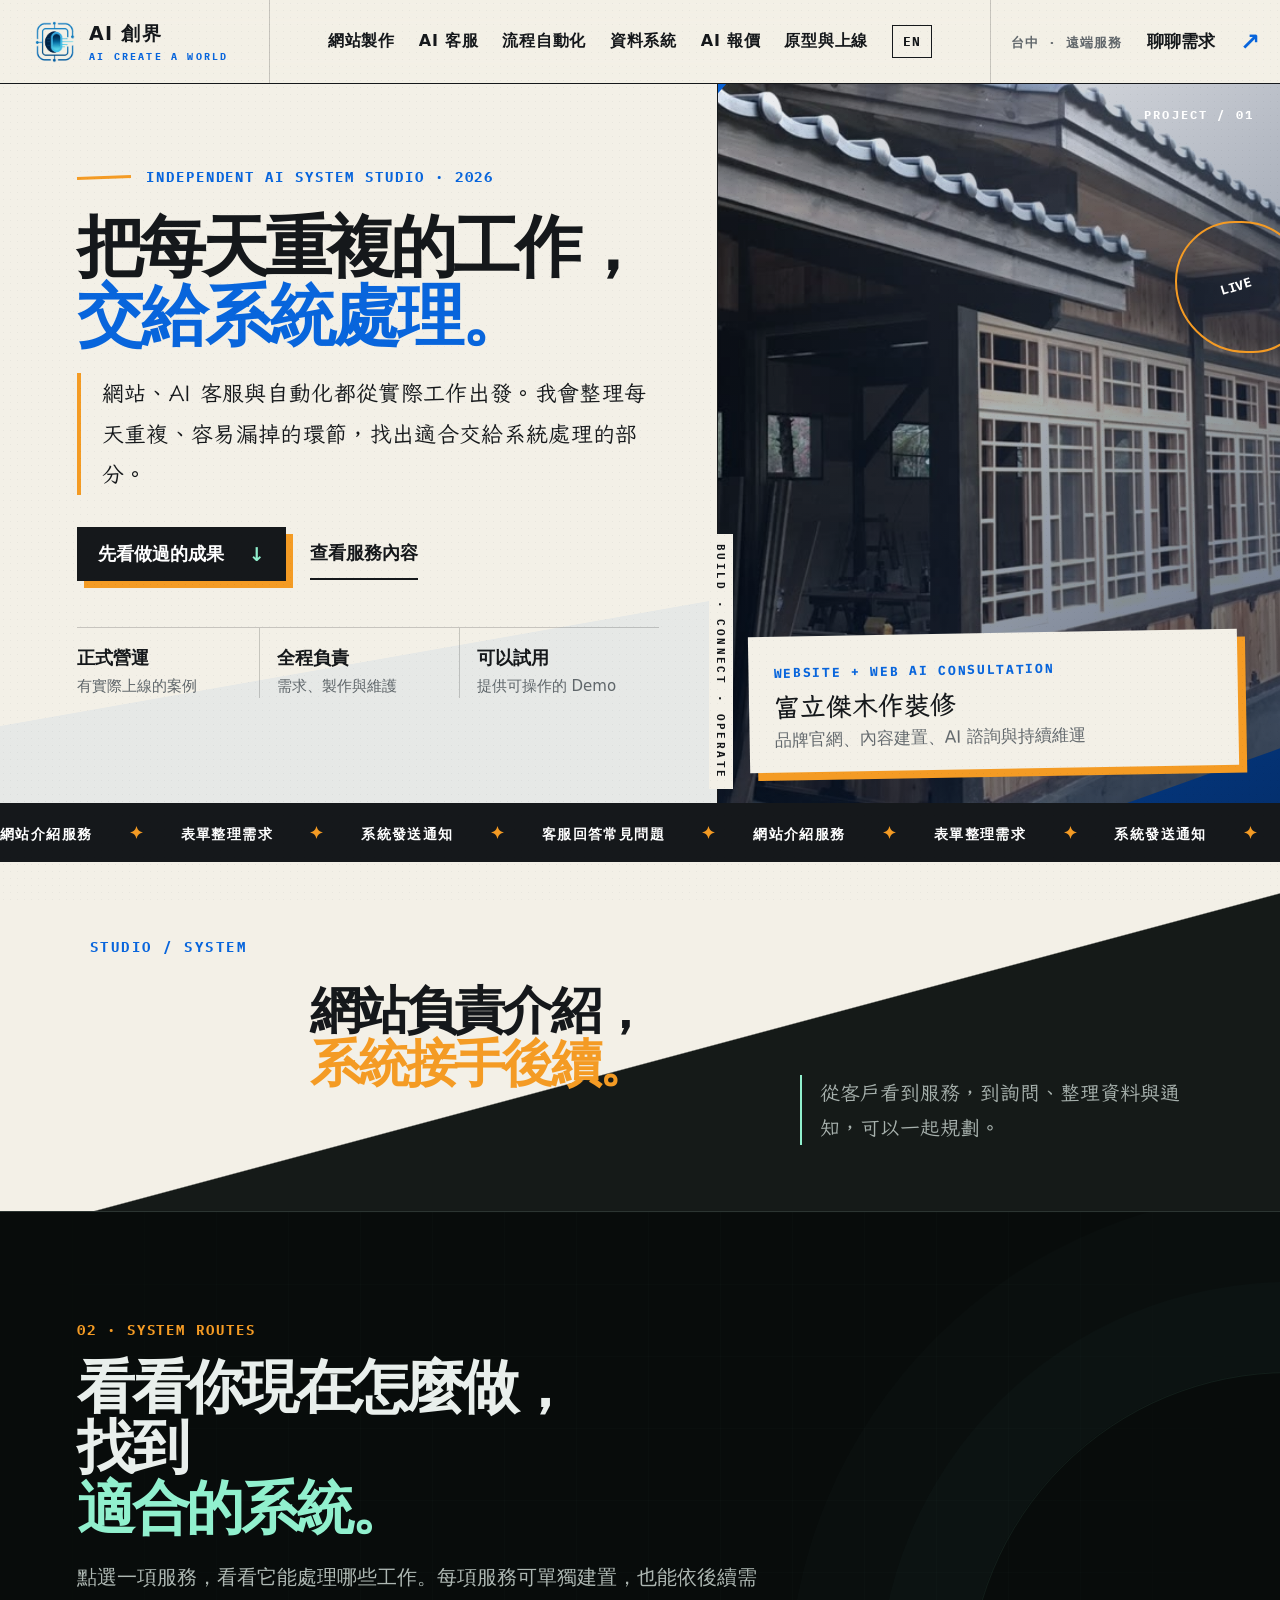
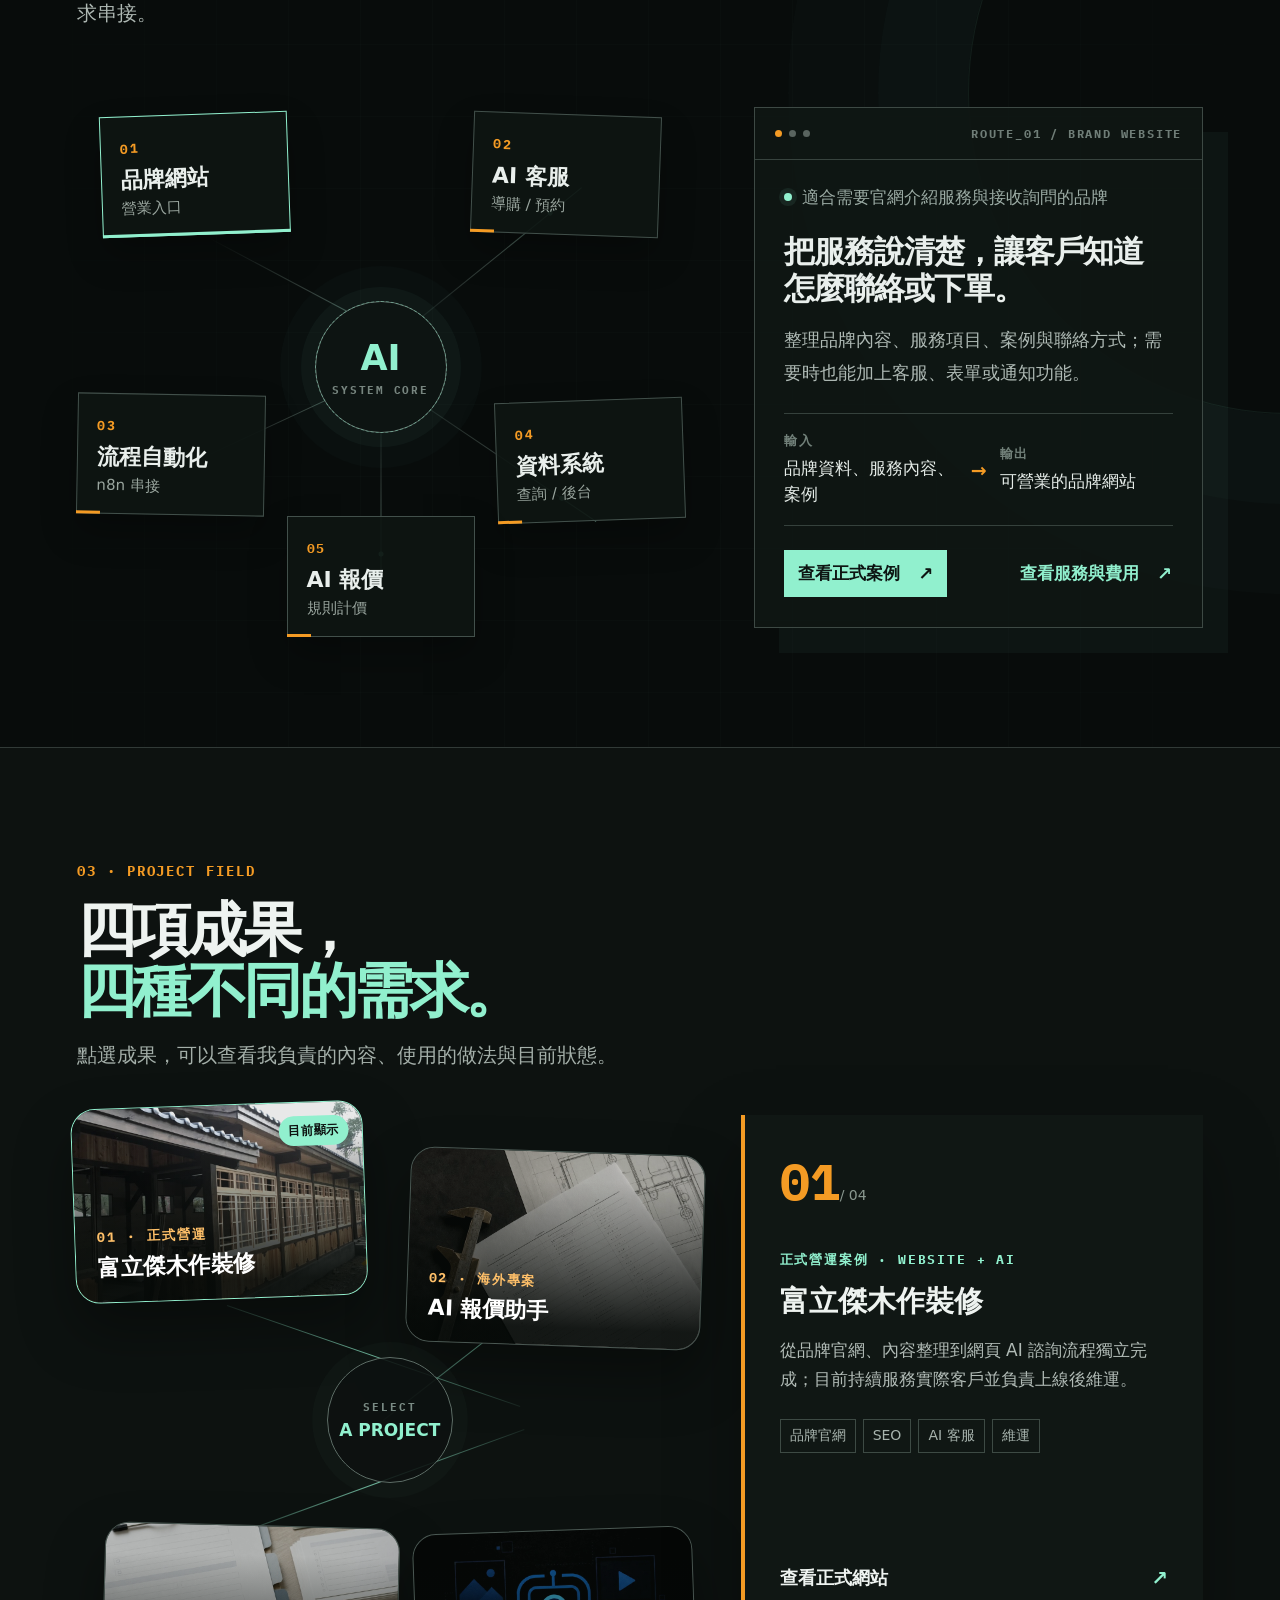
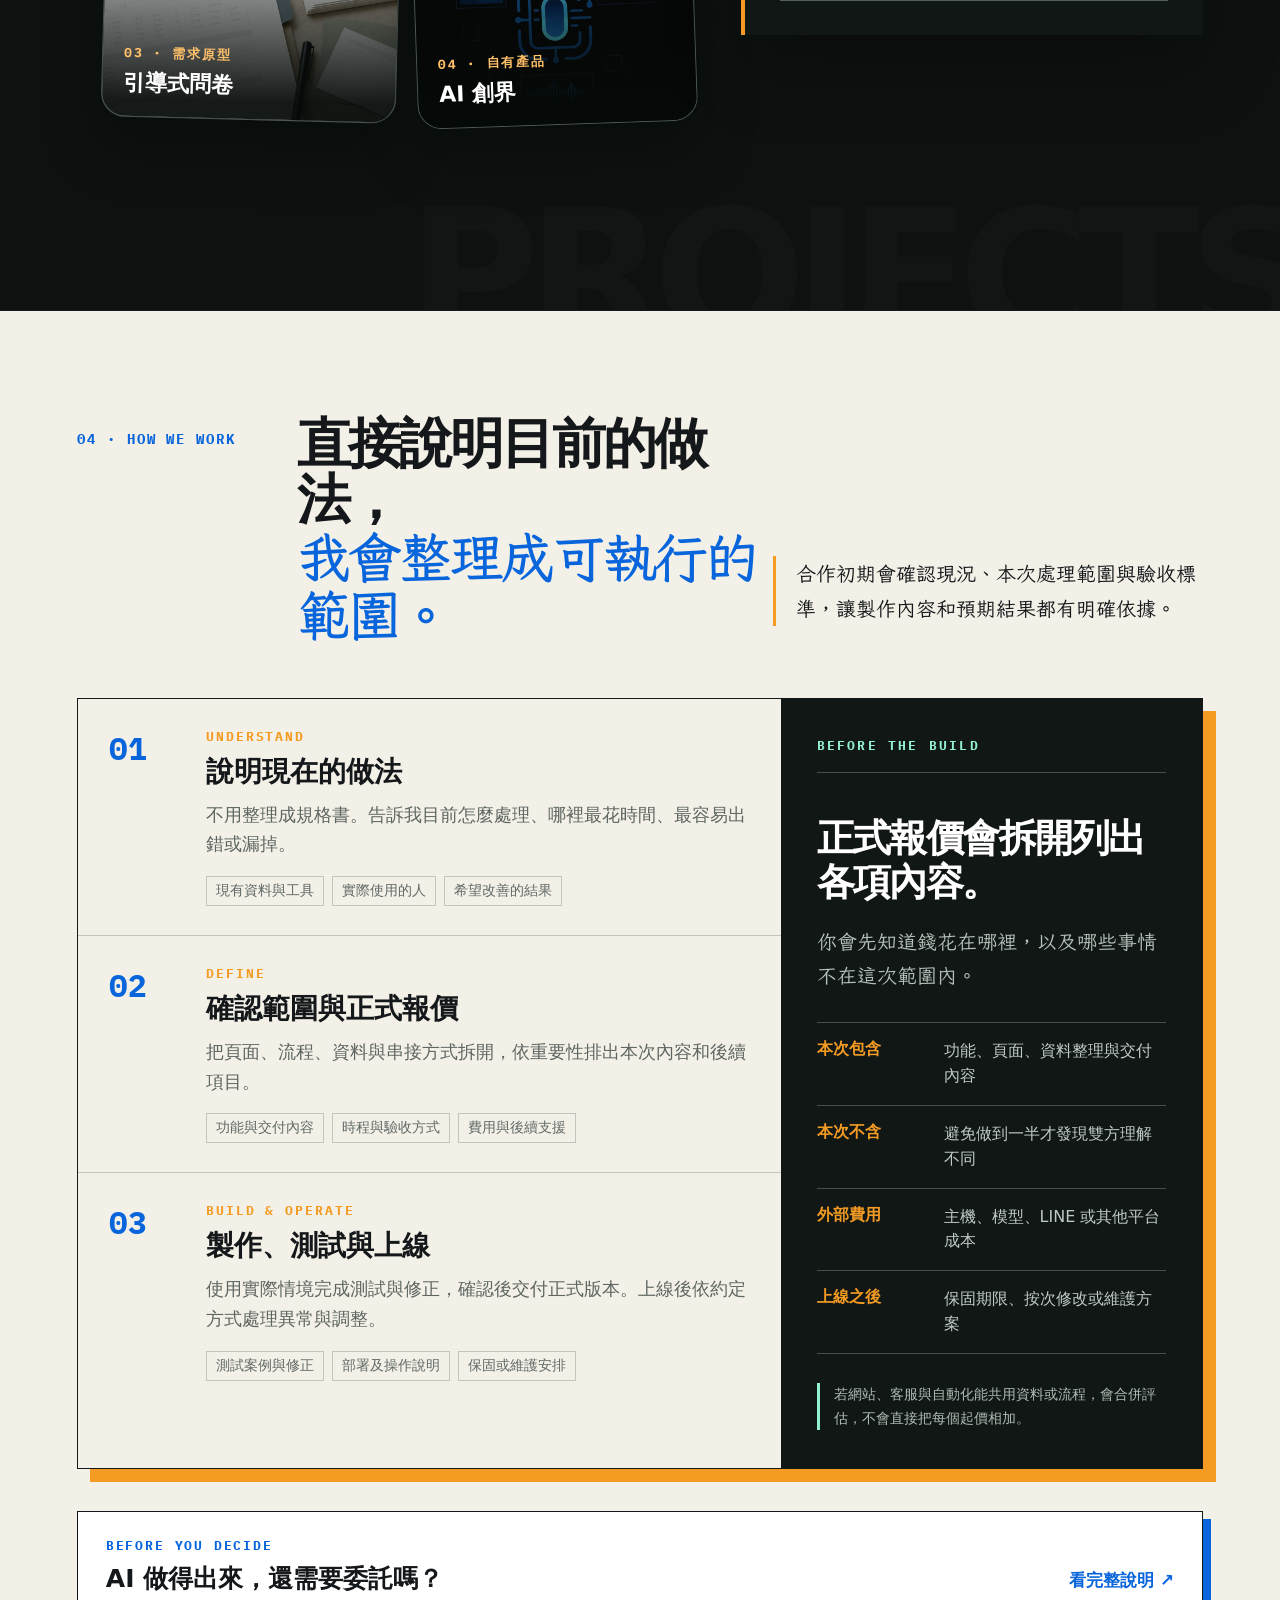
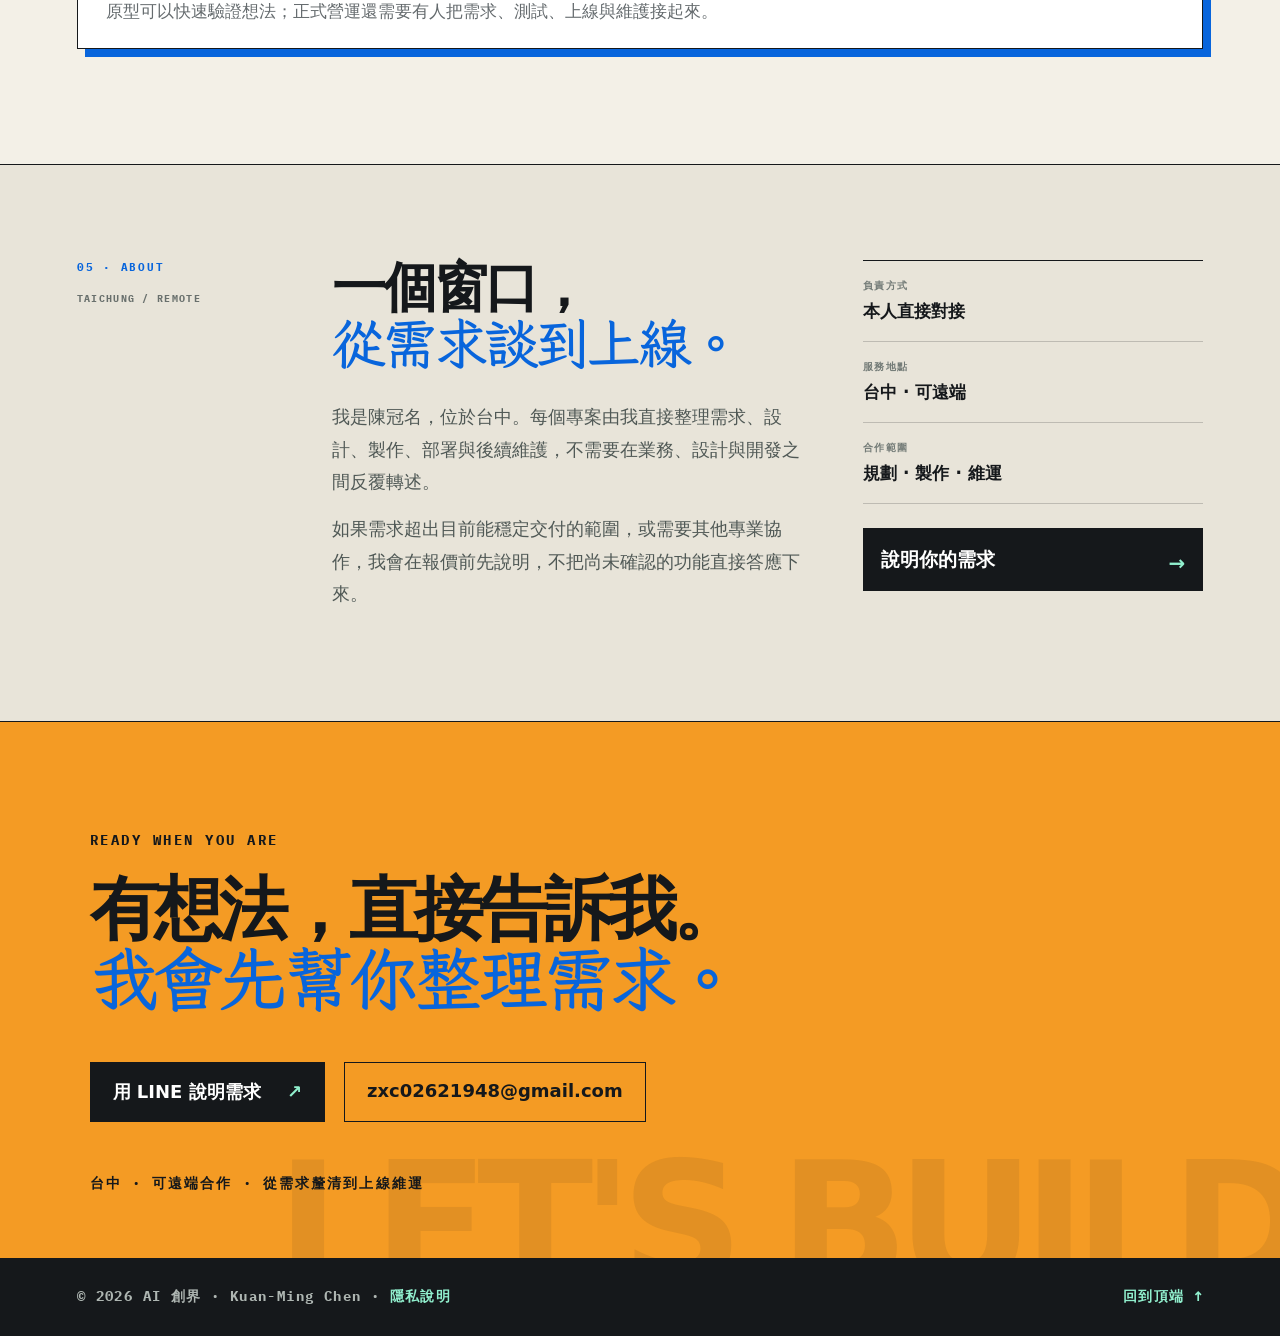
<file: index.html>
<!doctype html>
<html lang="zh-Hant">
<head>
  <meta charset="utf-8">
  <meta name="viewport" content="width=device-width,initial-scale=1">
  <meta name="description" content="AI 創界提供品牌網站、AI 客服、流程自動化、AI 報價與客製資料系統，從需求整理、製作到上線維運由同一人負責。">
  <title>AI 創界｜網站、AI 客服與流程自動化</title>
  <link rel="canonical" href="https://service.aicreateaworld.com/">
  <link rel="alternate" hreflang="zh-Hant" href="https://service.aicreateaworld.com/">
  <link rel="alternate" hreflang="en" href="https://service.aicreateaworld.com/en/">
  <link rel="alternate" hreflang="x-default" href="https://service.aicreateaworld.com/">
  <meta property="og:type" content="website">
  <meta property="og:locale" content="zh_TW">
  <meta property="og:title" content="AI 創界｜網站、AI 客服與流程自動化">
  <meta property="og:description" content="把每天重複的工作交給系統處理。品牌網站、AI 客服、自動化與客製資料系統。">
  <meta property="og:url" content="https://service.aicreateaworld.com/">
  <meta property="og:image" content="https://service.aicreateaworld.com/og-preview.jpg">
  <meta name="twitter:card" content="summary_large_image">
  <link rel="icon" href="aicreate-icon.png">
  <link rel="stylesheet" href="style-v2.css">
  <link rel="stylesheet" href="site-shell.css">
</head>
<body>
  <a class="skip-link" href="#main">跳到主要內容</a>
  <div class="cursor-dot" aria-hidden="true"></div>
  <div class="cursor-ring" aria-hidden="true"></div>

  <header class="v2-nav home-nav" aria-label="主要導覽">
    <a class="v2-brand" href="#top" aria-label="AI 創界首頁">
      <img src="aicreate-icon.png" alt="" width="48" height="48">
      <span><b>AI 創界</b><small>AI CREATE A WORLD</small></span>
    </a>
    <nav>
      <a href="service-web.html">網站製作</a>
      <a href="service-ai-kefu.html">AI 客服</a>
      <a href="service-n8n.html">流程自動化</a>
      <a href="service-form.html">資料系統</a>
      <a href="service-quote.html">AI 報價</a>
      <a href="why-not-diy.html">原型與上線</a>
      <a class="lang-switch" href="en/index.html" lang="en" hreflang="en">EN</a>
    </nav>
    <a class="mobile-lang-switch" href="en/index.html" lang="en" hreflang="en" aria-label="English version">EN</a>
    <a class="nav-talk" href="#contact"><span>台中 · 遠端服務</span>聊聊需求 <b>↗</b></a>
  </header>

  <main id="main">
    <section class="atelier" id="top">
      <div class="atelier-copy">
        <p class="overline"><span></span>INDEPENDENT AI SYSTEM STUDIO · 2026</p>
        <h1>把每天重複的工作，<br><em>交給系統<span class="mobile-break"><br></span>處理。</em></h1>
        <p class="atelier-lead">網站、AI 客服與自動化都從實際工作出發。我會整理每天重複、容易漏掉的環節，找出適合交給系統處理的部分。</p>
        <div class="hero-actions">
          <a class="ink-button" href="#projects">先看做過的成果 <span>↓</span></a>
          <a class="line-button" href="#systems">查看服務內容</a>
        </div>
        <div class="hero-proof" aria-label="服務特點">
          <span><b>正式營運</b><small>有實際上線的案例</small></span>
          <span><b>全程負責</b><small>需求、製作與維護</small></span>
          <span><b>可以試用</b><small>提供可操作的 Demo</small></span>
        </div>
      </div>

      <div class="atelier-work" aria-label="富立傑正式營運案例">
        <div class="work-index">PROJECT / 01</div>
        <img src="case-fulijie.jpg" alt="富立傑木作裝修品牌網站畫面" width="1200" height="630">
        <div class="orbit-stamp"><span>LIVE</span></div>
        <div class="work-note">
          <small>WEBSITE + WEB AI CONSULTATION</small>
          <strong>富立傑木作裝修</strong>
          <p>品牌官網、內容建置、AI 諮詢與持續維運</p>
        </div>
      </div>
      <div class="hero-sideword" aria-hidden="true">BUILD · CONNECT · OPERATE</div>
    </section>

    <div class="signal-tape" aria-hidden="true">
      <div>網站介紹服務 <b>✦</b> 表單整理需求 <b>✦</b> 系統發送通知 <b>✦</b> 客服回答常見問題 <b>✦</b> 網站介紹服務 <b>✦</b> 表單整理需求 <b>✦</b> 系統發送通知 <b>✦</b></div>
    </div>

    <section class="threshold" aria-label="從設計進入系統">
      <p>STUDIO / SYSTEM</p>
      <h2>網站負責介紹，<br><em>系統接手後續。</em></h2>
      <span>從客戶看到服務，到詢問、整理資料與通知，可以一起規劃。</span>
    </section>

    <section class="systems" id="systems">
      <div class="system-grid" aria-hidden="true"></div>
      <div class="systems-head">
        <p class="dark-overline">02 · SYSTEM ROUTES</p>
        <h2>看看你現在怎麼做，<br>找到<span>適合的系統。</span></h2>
        <p>點選一項服務，看看它能處理哪些工作。每項服務可單獨建置，也能依後續需求串接。</p>
      </div>

      <div class="control-room">
        <div class="service-map" role="tablist" aria-label="選擇服務">
          <span class="connector connector-a"></span>
          <span class="connector connector-b"></span>
          <span class="connector connector-c"></span>
          <span class="connector connector-d"></span>
          <span class="connector connector-e"></span>
          <div class="core" aria-hidden="true"><i></i><b>AI</b><small>SYSTEM CORE</small></div>

          <button class="service-node node-web active" id="serviceTabWeb" type="button" role="tab" aria-selected="true" aria-controls="servicePanel" tabindex="0" data-service="web">
            <small>01</small><b>品牌網站</b><span>營業入口</span>
            <span class="service-node-cta" aria-hidden="true">查看服務內容 →</span>
          </button>
          <button class="service-node node-chat" id="serviceTabChat" type="button" role="tab" aria-selected="false" aria-controls="servicePanel" tabindex="-1" data-service="chat">
            <small>02</small><b>AI 客服</b><span>導購 / 預約</span>
            <span class="service-node-cta" aria-hidden="true">查看服務內容 →</span>
          </button>
          <button class="service-node node-flow" id="serviceTabFlow" type="button" role="tab" aria-selected="false" aria-controls="servicePanel" tabindex="-1" data-service="flow">
            <small>03</small><b>流程自動化</b><span>n8n 串接</span>
            <span class="service-node-cta" aria-hidden="true">查看服務內容 →</span>
          </button>
          <button class="service-node node-data" id="serviceTabData" type="button" role="tab" aria-selected="false" aria-controls="servicePanel" tabindex="-1" data-service="data">
            <small>04</small><b>資料系統</b><span>查詢 / 後台</span>
            <span class="service-node-cta" aria-hidden="true">查看服務內容 →</span>
          </button>
          <button class="service-node node-quote" id="serviceTabQuote" type="button" role="tab" aria-selected="false" aria-controls="servicePanel" tabindex="-1" data-service="quote">
            <small>05</small><b>AI 報價</b><span>規則計價</span>
            <span class="service-node-cta" aria-hidden="true">查看服務內容 →</span>
          </button>
        </div>

        <article class="system-console" id="servicePanel" role="tabpanel" aria-labelledby="serviceTabWeb" aria-live="polite">
          <div class="console-bar"><span></span><span></span><span></span><b id="serviceCode">ROUTE_01 / BRAND WEBSITE</b></div>
          <p class="console-state"><i></i><span id="serviceStatus">適合需要官網介紹服務與接收詢問的品牌</span></p>
          <h3 id="serviceTitle">把服務說清楚，讓客戶知道怎麼聯絡或下單。</h3>
          <p id="serviceText">整理品牌內容、服務項目、案例與聯絡方式；需要時也能加上客服、表單或通知功能。</p>
          <div class="console-output">
            <span>輸入<em id="serviceInput">品牌資料、服務內容、案例</em></span>
            <b>→</b>
            <span>輸出<em id="serviceOutput">可營業的品牌網站</em></span>
          </div>
          <div class="system-console-actions">
            <a id="serviceProofLink" href="#projects">查看正式案例 <span>↗</span></a>
            <a id="serviceDemoLink" href="" hidden>開啟網頁版 Demo <span>↗</span></a>
            <a id="serviceLink" href="service-web.html">查看服務與費用 <span>↗</span></a>
          </div>
          <p class="service-proof-note" id="serviceProofNote" hidden></p>
        </article>
      </div>
    </section>

    <section class="projects" id="projects">
      <div class="projects-head">
        <p class="light-overline">03 · PROJECT FIELD</p>
        <h2>四項成果，<br><em>四種不同的需求。</em></h2>
        <p>點選成果，可以查看我負責的內容、使用的做法與目前狀態。</p>
      </div>

      <div class="project-explorer">
      <div class="project-field">
        <span class="field-line line-one" aria-hidden="true"></span>
        <span class="field-line line-two" aria-hidden="true"></span>
        <span class="field-line line-three" aria-hidden="true"></span>
        <div class="field-core" aria-hidden="true"><span>SELECT</span><b>A PROJECT</b></div>

        <button class="project-node project-one active" type="button" data-project="fulijie" aria-pressed="true">
          <img src="case-fulijie.jpg" alt="富立傑木作裝修網站" width="1200" height="630">
          <span><small>01 · 正式營運</small><b>富立傑木作裝修</b></span>
        </button>
        <button class="project-node project-two" type="button" data-project="quote" aria-pressed="false">
          <img src="case-quote-editorial.jpg" alt="AI 報價助手" width="900" height="1200">
          <span><small>02 · 海外專案</small><b>AI 報價助手</b></span>
        </button>
        <button class="project-node project-three" type="button" data-project="survey" aria-pressed="false">
          <img src="case-survey-editorial.jpg" alt="引導式問卷系統" width="900" height="1200">
          <span><small>03 · 需求原型</small><b>引導式問卷</b></span>
        </button>
        <button class="project-node project-four" type="button" data-project="aicreate" aria-pressed="false">
          <img src="aicreate-selector-cover.webp" alt="AI 創界內容平台" width="900" height="900">
          <span><small>04 · 自有產品</small><b>AI 創界</b></span>
        </button>
      </div>

      <article class="project-drawer" aria-live="polite">
        <div class="drawer-count"><span id="projectNumber">01</span><small>/ 04</small></div>
        <div class="drawer-copy">
          <p id="projectTag">正式營運案例 · WEBSITE + AI</p>
          <h3 id="projectTitle">富立傑木作裝修</h3>
          <p id="projectText">從品牌官網、內容整理到網頁 AI 諮詢流程獨立完成；目前持續服務實際客戶並負責上線後維運。</p>
        </div>
        <div class="drawer-meta" id="projectMeta"><span>品牌官網</span><span>SEO</span><span>AI 客服</span><span>維運</span></div>
        <a id="projectLink" href="https://www.fullyjet.com/" target="_blank" rel="noopener">查看正式網站 <b>↗</b></a>
      </article>
      </div>
    </section>

    <section class="process-section" id="process">
      <div class="process-head">
        <p class="blue-overline">04 · HOW WE WORK</p>
        <h2>直接說明目前的做法，<br><em>我會整理成可執行的範圍。</em></h2>
        <p>合作初期會確認現況、本次處理範圍與驗收標準，讓製作內容和預期結果都有明確依據。</p>
      </div>

      <div class="process-board">
        <div class="process-steps">
          <article><span>01</span><small>UNDERSTAND</small><h3>說明現在的做法</h3><p>不用整理成規格書。告訴我目前怎麼處理、哪裡最花時間、最容易出錯或漏掉。</p><ul><li>現有資料與工具</li><li>實際使用的人</li><li>希望改善的結果</li></ul></article>
          <article><span>02</span><small>DEFINE</small><h3>確認範圍與正式報價</h3><p>把頁面、流程、資料與串接方式拆開，依重要性排出本次內容和後續項目。</p><ul><li>功能與交付內容</li><li>時程與驗收方式</li><li>費用與後續支援</li></ul></article>
          <article><span>03</span><small>BUILD & OPERATE</small><h3>製作、測試與上線</h3><p>使用實際情境完成測試與修正，確認後交付正式版本。上線後依約定方式處理異常與調整。</p><ul><li>測試案例與修正</li><li>部署及操作說明</li><li>保固或維護安排</li></ul></article>
        </div>

        <aside class="scope-note">
          <small>BEFORE THE BUILD</small>
          <h3>正式報價會拆開列出各項內容。</h3>
          <p>你會先知道錢花在哪裡，以及哪些事情不在這次範圍內。</p>
          <dl>
            <div><dt>本次包含</dt><dd>功能、頁面、資料整理與交付內容</dd></div>
            <div><dt>本次不含</dt><dd>避免做到一半才發現雙方理解不同</dd></div>
            <div><dt>外部費用</dt><dd>主機、模型、LINE 或其他平台成本</dd></div>
            <div><dt>上線之後</dt><dd>保固期限、按次修改或維護方案</dd></div>
          </dl>
          <span>若網站、客服與自動化能共用資料或流程，會合併評估，不會直接把每個起價相加。</span>
        </aside>
      </div>

      <a class="objection-card" href="why-not-diy.html">
        <div>
          <small>BEFORE YOU DECIDE</small>
          <strong>AI 做得出來，還需要委託嗎？</strong>
          <p>原型可以快速驗證想法；正式營運還需要有人把需求、測試、上線與維護接起來。</p>
        </div>
        <span>看完整說明 ↗</span>
      </a>
    </section>

    <section class="studio-about" aria-labelledby="studio-about-title">
      <div class="studio-about-label"><span>05 · ABOUT</span><b>TAICHUNG / REMOTE</b></div>
      <div class="studio-about-copy">
        <h2 id="studio-about-title">一個窗口，<br><em>從需求談到上線。</em></h2>
        <p>我是陳冠名，位於台中。每個專案由我直接整理需求、設計、製作、部署與後續維護，不需要在業務、設計與開發之間反覆轉述。</p>
        <p>如果需求超出目前能穩定交付的範圍，或需要其他專業協作，我會在報價前先說明，不把尚未確認的功能直接答應下來。</p>
      </div>
      <div class="studio-about-facts" aria-label="合作方式">
        <span><small>負責方式</small><b>本人直接對接</b></span>
        <span><small>服務地點</small><b>台中 · 可遠端</b></span>
        <span><small>合作範圍</small><b>規劃 · 製作 · 維運</b></span>
        <a href="#contact">說明你的需求 <b>→</b></a>
      </div>
    </section>

    <section class="contact" id="contact">
      <p>READY WHEN YOU ARE</p>
      <h2>有想法，直接告訴我。<br><em>我會先幫你整理需求。</em></h2>
      <div class="contact-actions">
        <a href="https://line.me/ti/p/~0989285996">用 LINE 說明需求 <span>↗</span></a>
        <a id="contactEmail" href="mailto:zxc02621948@gmail.com">zxc02621948@gmail.com</a>
      </div>
      <small>台中 · 可遠端合作 · 從需求釐清到上線維運</small>
    </section>
  </main>

  <footer><span>© 2026 AI 創界 · Kuan-Ming Chen · <a href="privacy.html">隱私說明</a></span><a href="#top">回到頂端 ↑</a></footer>
  <script type="application/ld+json">
  {
    "@context": "https://schema.org",
    "@type": "ProfessionalService",
    "@id": "https://service.aicreateaworld.com/#organization",
    "name": "AI 創界｜接案服務",
    "url": "https://service.aicreateaworld.com/",
    "logo": "https://service.aicreateaworld.com/aicreate-icon.png",
    "image": "https://service.aicreateaworld.com/og-preview.jpg",
    "description": "品牌網站、AI 客服、流程自動化、AI 報價與客製資料系統。",
    "email": "zxc02621948@gmail.com",
    "telephone": "+886989285996",
    "areaServed": ["TW", "Worldwide"],
    "sameAs": ["https://aicreateaworld.com/"],
    "contactPoint": {
      "@type": "ContactPoint",
      "contactType": "sales",
      "telephone": "+886989285996",
      "email": "zxc02621948@gmail.com",
      "availableLanguage": ["zh-Hant", "en"]
    }
  }
  </script>
  <script>
    (function(c,l,a,r,i,t,y){
      c[a]=c[a]||function(){(c[a].q=c[a].q||[]).push(arguments)};
      t=l.createElement(r);t.async=1;t.src="https://www.clarity.ms/tag/"+i;
      y=l.getElementsByTagName(r)[0];y.parentNode.insertBefore(t,y);
    })(window,document,"clarity","script","xpzesodivu");
  </script>
  <script src="site-shell.js"></script>
  <script src="v2.js"></script>
</body>
</html>
</file>
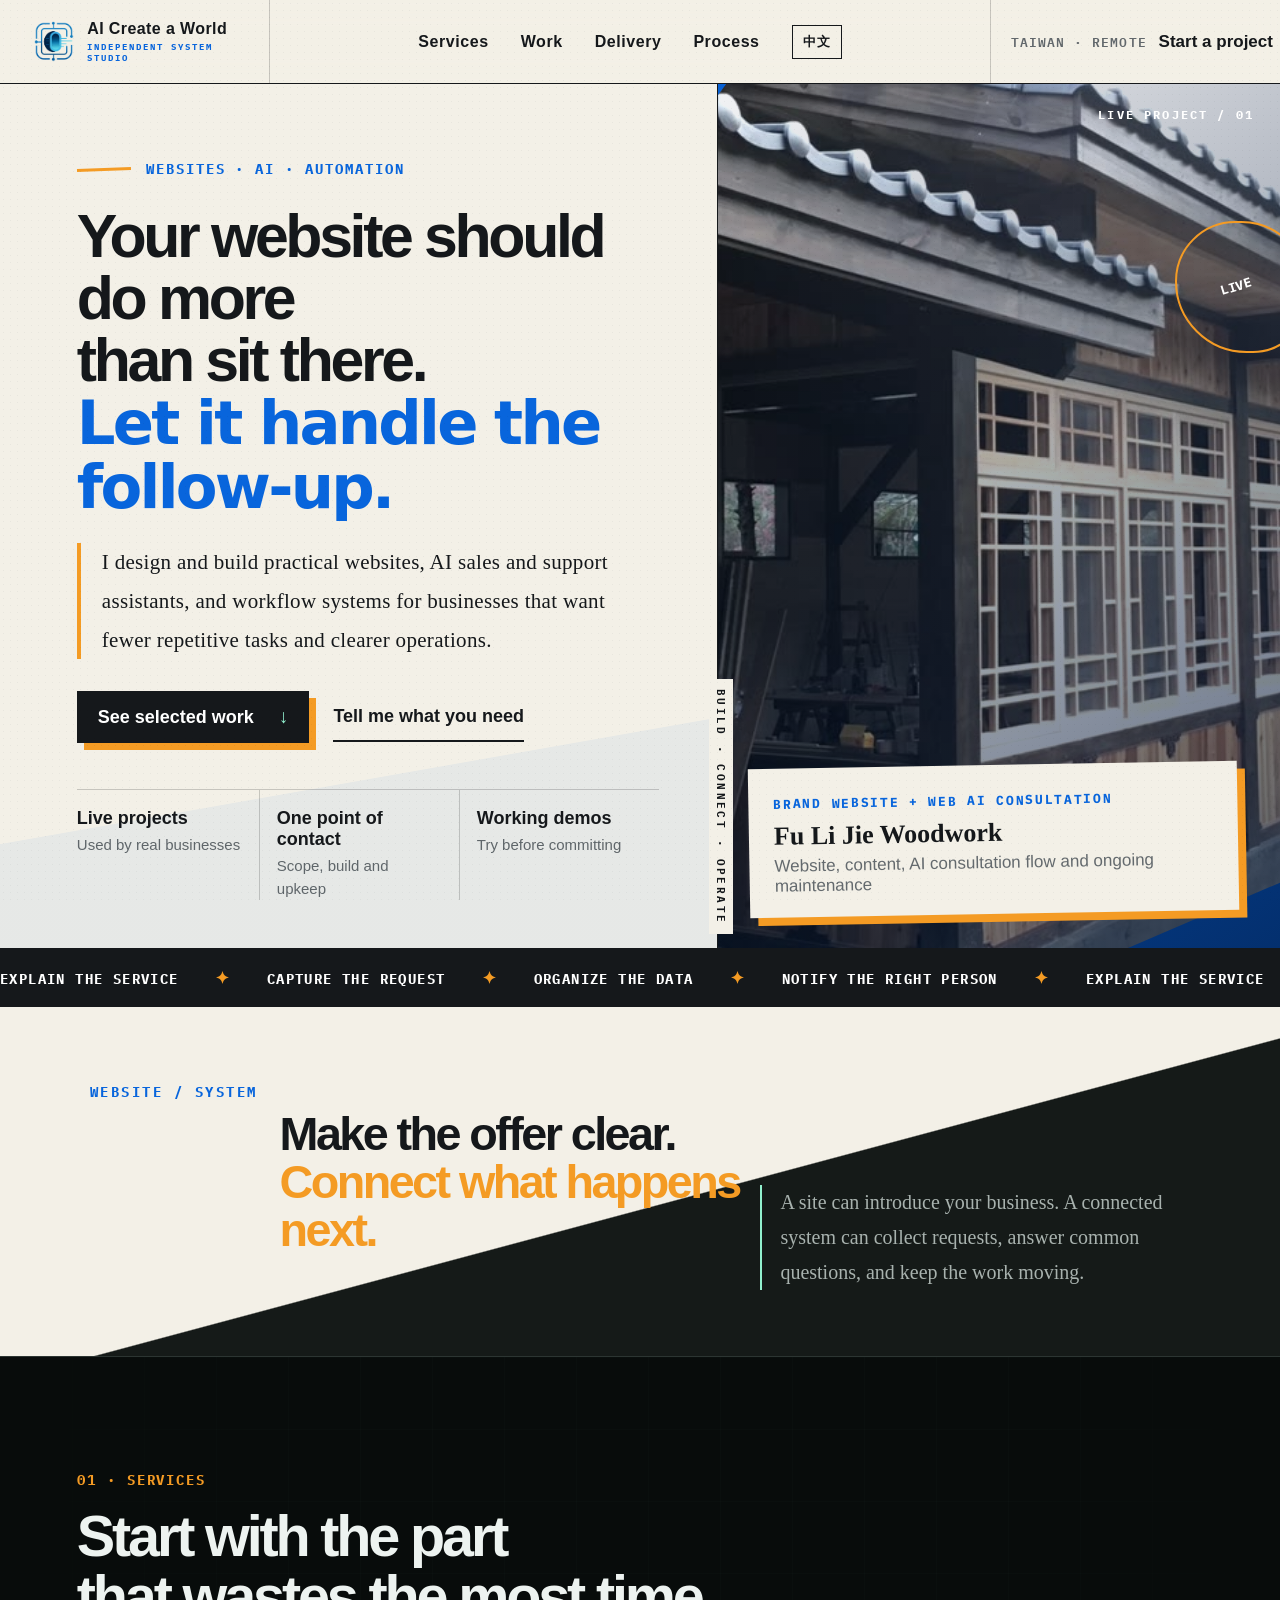
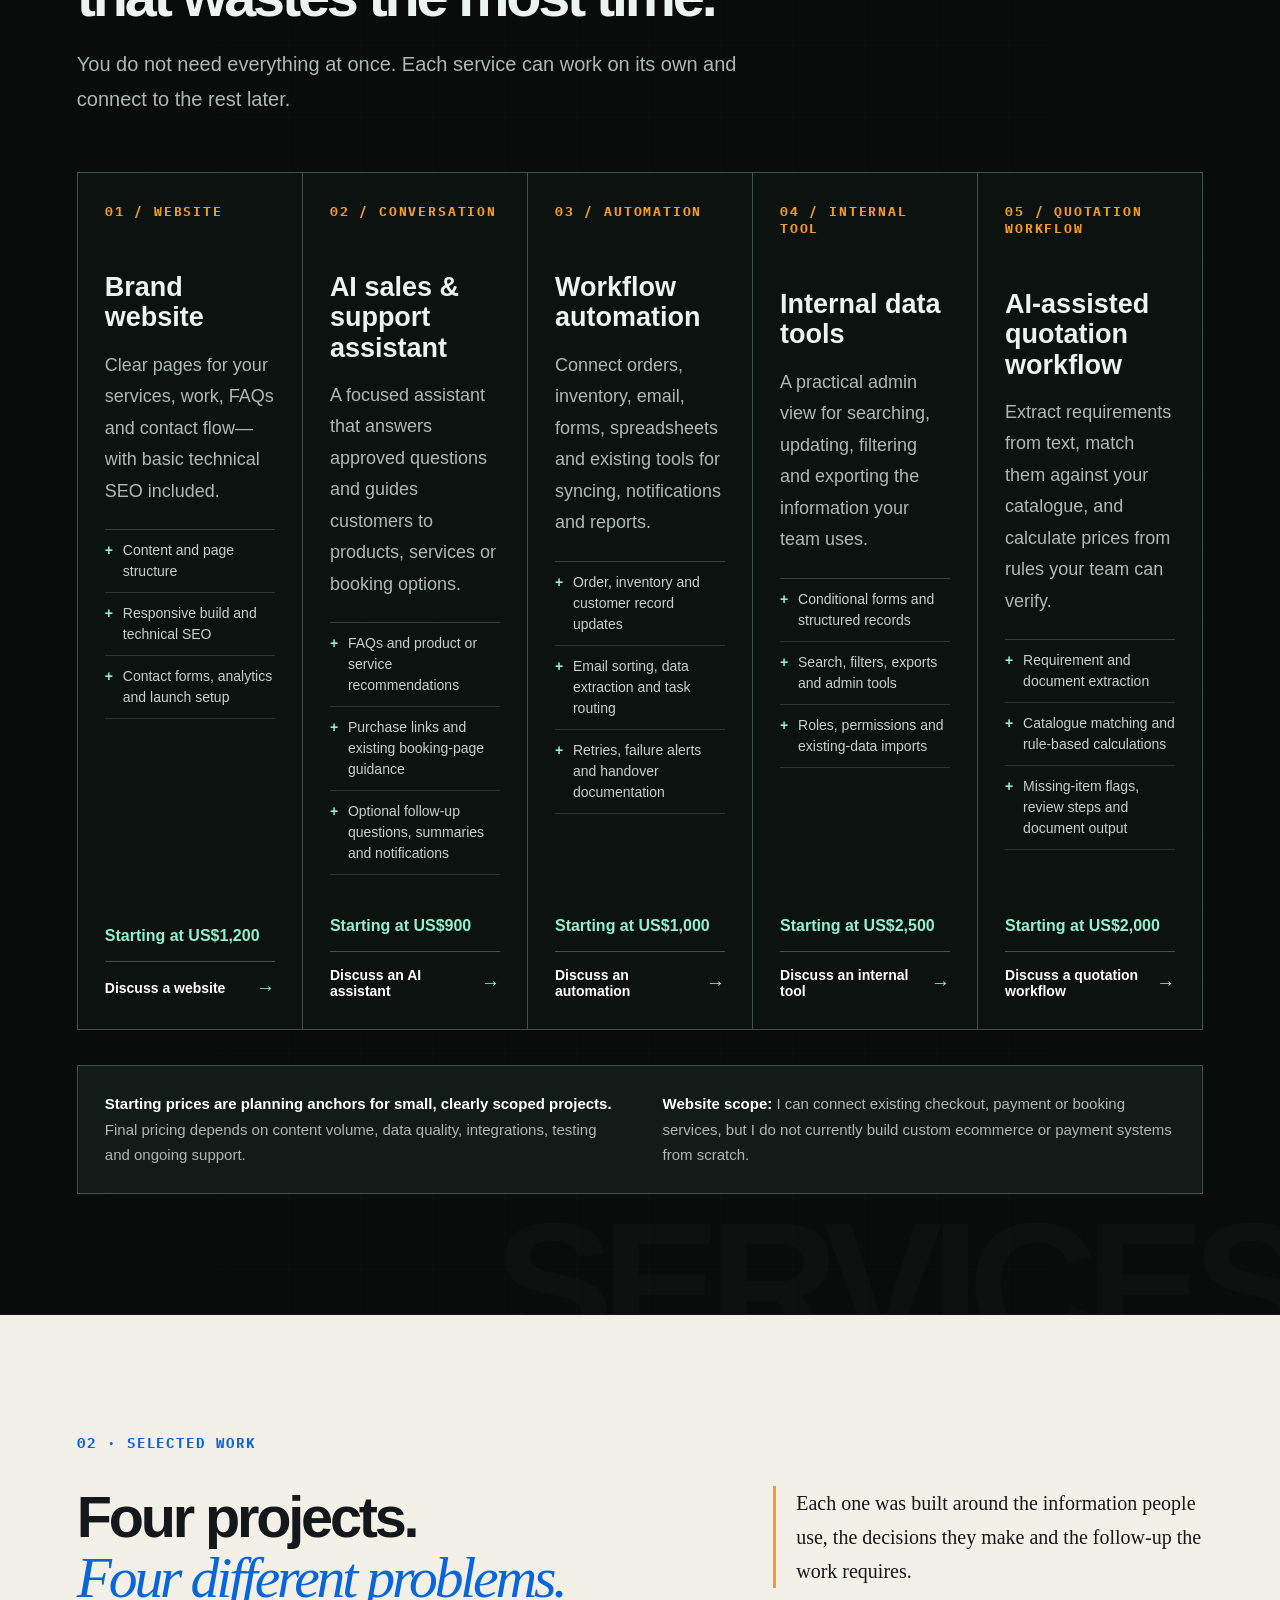
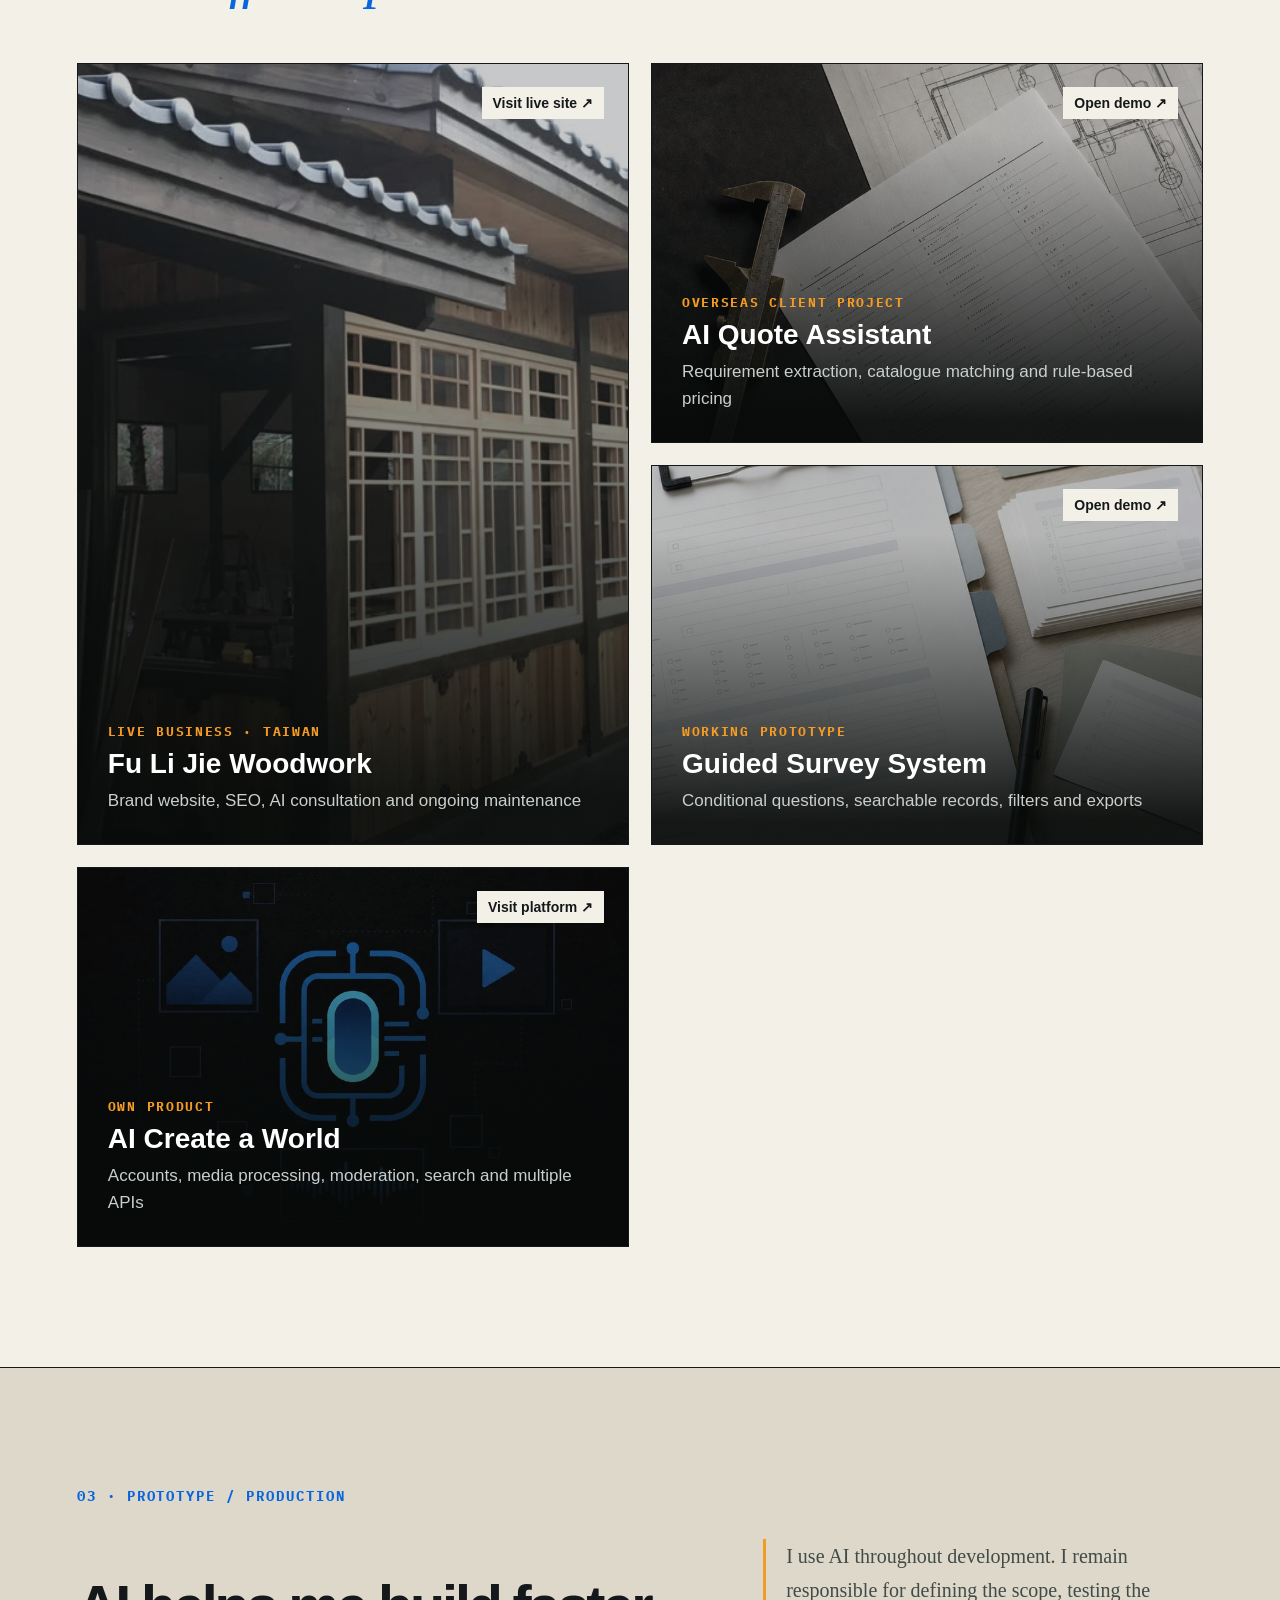
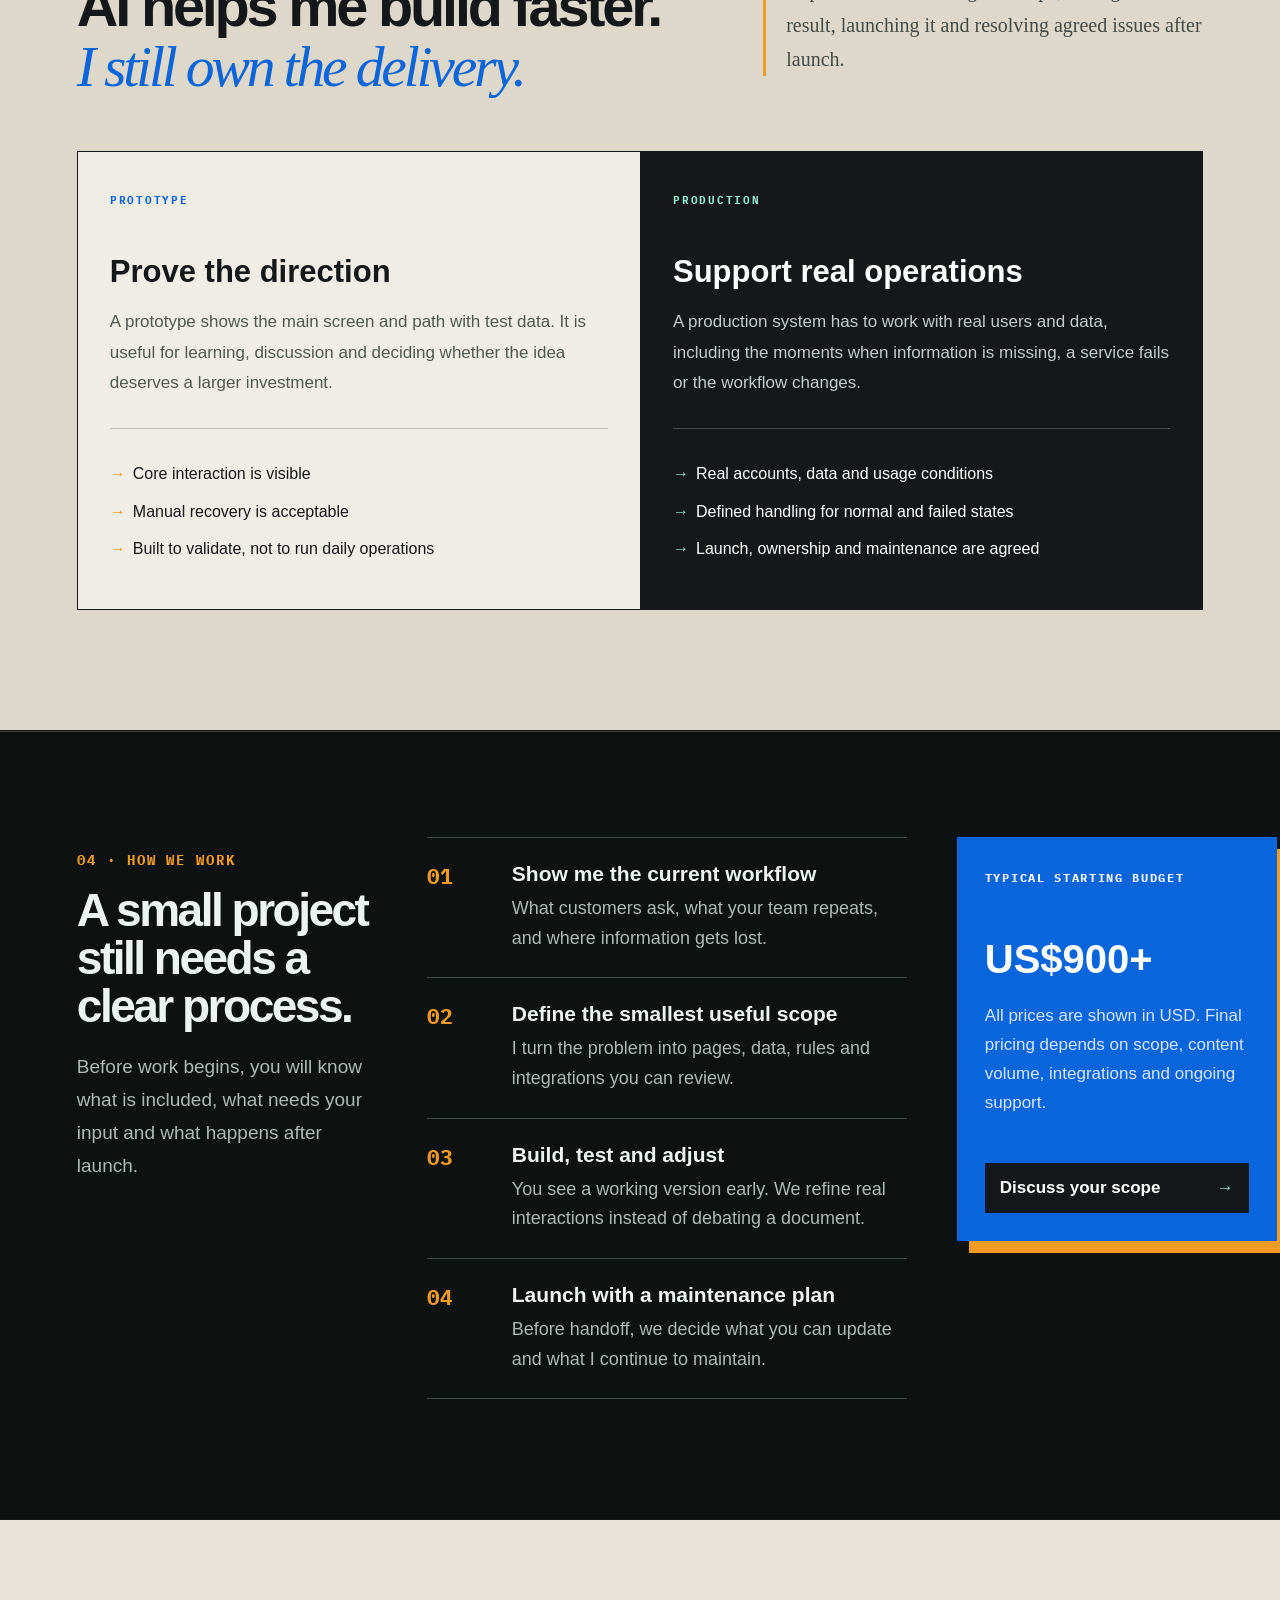
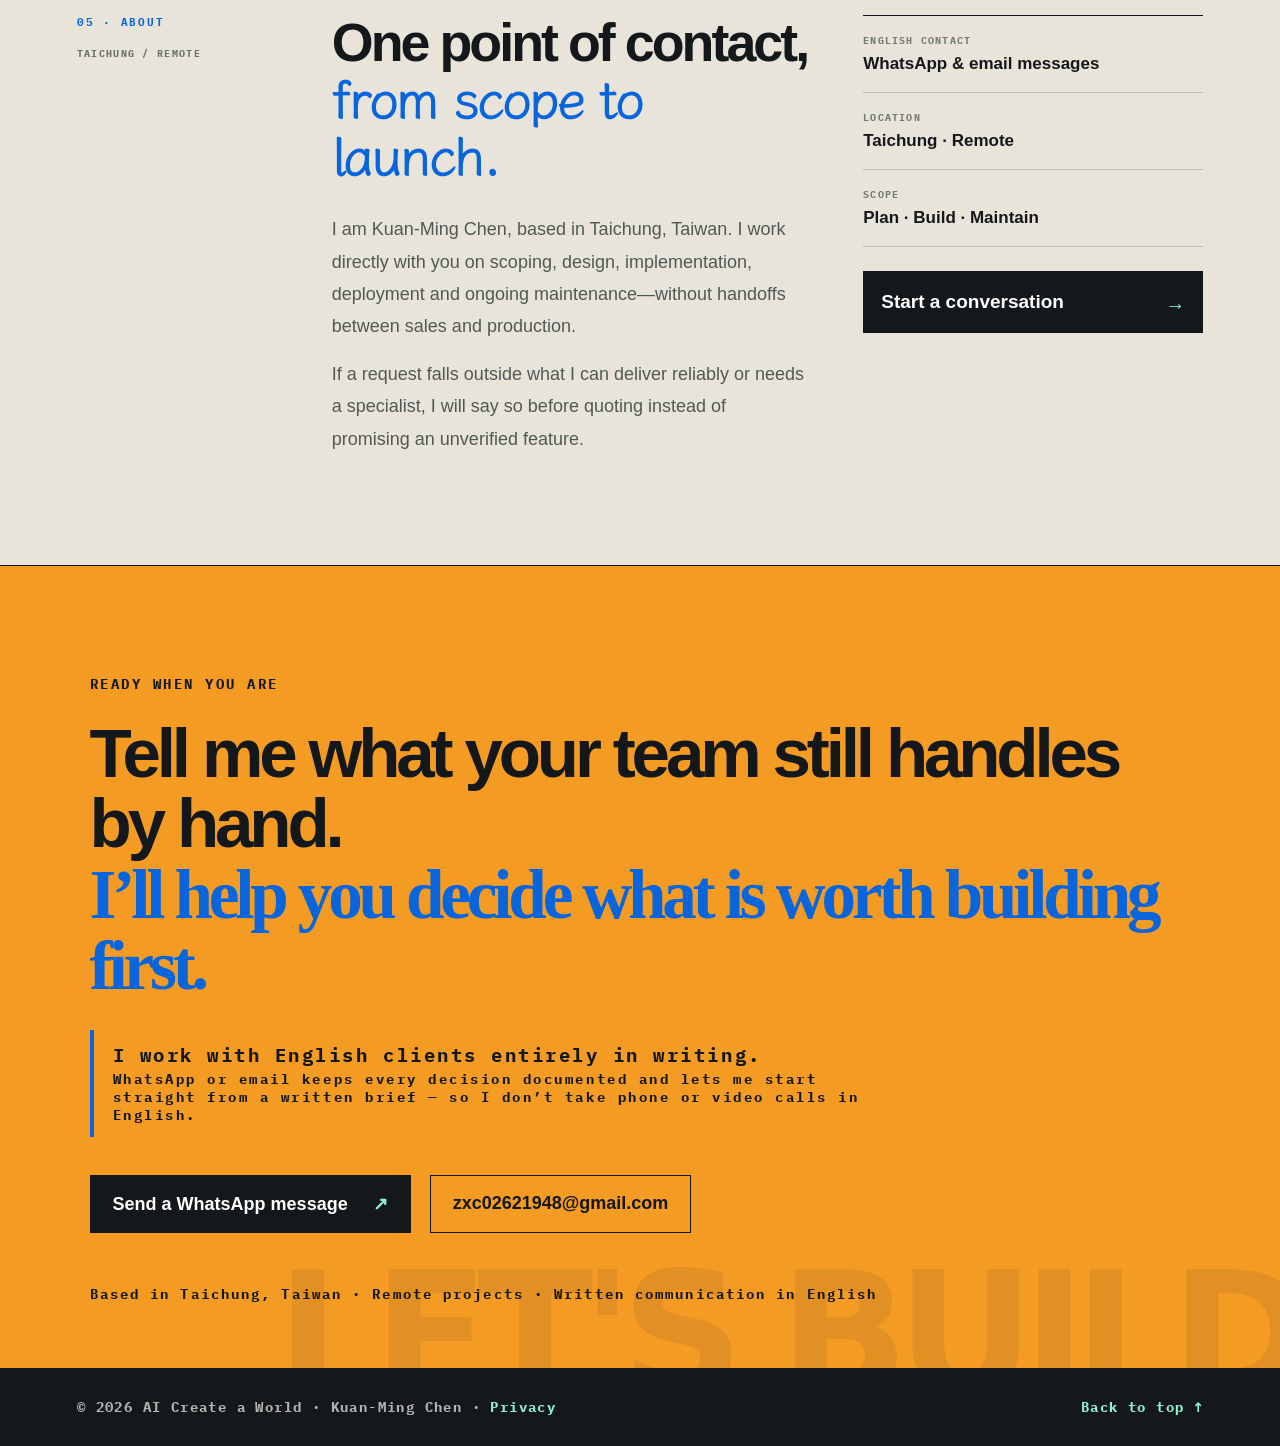
<file: en/index.html>
<!doctype html>
<html lang="en">
<head>
  <meta charset="utf-8">
  <meta name="viewport" content="width=device-width,initial-scale=1">
  <meta name="description" content="Independent website and AI systems studio in Taiwan. Brand websites, AI sales and support assistants, workflow automation, internal tools and quotation workflows.">
  <title>Websites, AI Assistants &amp; Automation | AI Create a World</title>
  <link rel="canonical" href="https://service.aicreateaworld.com/en/">
  <link rel="alternate" hreflang="zh-Hant" href="https://service.aicreateaworld.com/">
  <link rel="alternate" hreflang="en" href="https://service.aicreateaworld.com/en/">
  <link rel="alternate" hreflang="x-default" href="https://service.aicreateaworld.com/">
  <meta property="og:type" content="website">
  <meta property="og:locale" content="en_US">
  <meta property="og:title" content="Websites, AI Assistants &amp; Automation | AI Create a World">
  <meta property="og:description" content="Practical websites and AI-assisted systems, built around real business workflows and delivered with a clear launch and maintenance plan.">
  <meta property="og:url" content="https://service.aicreateaworld.com/en/">
  <meta property="og:image" content="https://service.aicreateaworld.com/og-preview-en.png">
  <meta name="twitter:card" content="summary_large_image">
  <meta name="twitter:image" content="https://service.aicreateaworld.com/og-preview-en.png">
  <link rel="icon" href="../aicreate-icon.png">
  <link rel="stylesheet" href="../style-v2.css">
  <link rel="stylesheet" href="../site-shell.css">
</head>
<body class="en-page">
  <a class="skip-link" href="#main">Skip to content</a>
  <div class="cursor-dot" aria-hidden="true"></div>
  <div class="cursor-ring" aria-hidden="true"></div>

  <header class="v2-nav" aria-label="Main navigation">
    <a class="v2-brand" href="#top" aria-label="AI Create a World home">
      <img src="../aicreate-icon.png" alt="" width="48" height="48">
      <span><b>AI Create a World</b><small>INDEPENDENT SYSTEM STUDIO</small></span>
    </a>
    <nav>
      <a href="#services">Services</a>
      <a href="#work">Work</a>
      <a href="#delivery">Delivery</a>
      <a href="#process">Process</a>
      <a class="lang-switch" href="../index.html" lang="zh-Hant" hreflang="zh-Hant">中文</a>
    </nav>
    <a class="mobile-lang-switch" href="../index.html" lang="zh-Hant" hreflang="zh-Hant" aria-label="中文版">中</a>
    <a class="nav-talk" href="#contact"><span>TAIWAN · REMOTE</span>Start a project <b>↗</b></a>
  </header>

  <main id="main">
    <section class="atelier en-atelier" id="top">
      <div class="atelier-copy">
        <p class="overline"><span></span>WEBSITES · AI · AUTOMATION</p>
        <h1>Your website should do more<br>than sit there.<br><em>Let it handle the follow-up.</em></h1>
        <p class="atelier-lead">I design and build practical websites, AI sales and support assistants, and workflow systems for businesses that want fewer repetitive tasks and clearer operations.</p>
        <div class="hero-actions">
          <a class="ink-button" href="#work">See selected work <span>↓</span></a>
          <a class="line-button" href="#contact">Tell me what you need</a>
        </div>
        <div class="hero-proof" aria-label="Service highlights">
          <span><b>Live projects</b><small>Used by real businesses</small></span>
          <span><b>One point of contact</b><small>Scope, build and upkeep</small></span>
          <span><b>Working demos</b><small>Try before committing</small></span>
        </div>
      </div>

      <div class="atelier-work" aria-label="Featured live project">
        <div class="work-index">LIVE PROJECT / 01</div>
        <img src="../case-fulijie.jpg" alt="Fu Li Jie Woodwork website" width="1200" height="630">
        <div class="orbit-stamp"><span>LIVE</span></div>
        <div class="work-note">
          <small>BRAND WEBSITE + WEB AI CONSULTATION</small>
          <strong>Fu Li Jie Woodwork</strong>
          <p>Website, content, AI consultation flow and ongoing maintenance</p>
        </div>
      </div>
      <div class="hero-sideword" aria-hidden="true">BUILD · CONNECT · OPERATE</div>
    </section>

    <div class="signal-tape" aria-hidden="true">
      <div>EXPLAIN THE SERVICE <b>✦</b> CAPTURE THE REQUEST <b>✦</b> ORGANIZE THE DATA <b>✦</b> NOTIFY THE RIGHT PERSON <b>✦</b> EXPLAIN THE SERVICE <b>✦</b> CAPTURE THE REQUEST <b>✦</b></div>
    </div>

    <section class="threshold en-threshold" aria-label="From website to system">
      <p>WEBSITE / SYSTEM</p>
      <h2>Make the offer clear.<br><em>Connect what happens next.</em></h2>
      <span>A site can introduce your business. A connected system can collect requests, answer common questions, and keep the work moving.</span>
    </section>

    <section class="en-services" id="services">
      <div class="system-grid" aria-hidden="true"></div>
      <div class="en-section-head en-reveal">
        <p class="dark-overline">01 · SERVICES</p>
        <h2>Start with the part<br>that wastes the most time.</h2>
        <p>You do not need everything at once. Each service can work on its own and connect to the rest later.</p>
      </div>

      <div class="en-service-grid en-reveal">
        <article class="en-service-card" id="service-website">
          <span>01 / WEBSITE</span>
          <h3>Brand website</h3>
          <p>Clear pages for your services, work, FAQs and contact flow—with basic technical SEO included.</p>
          <ul><li>Content and page structure</li><li>Responsive build and technical SEO</li><li>Contact forms, analytics and launch setup</li></ul>
          <small>Starting at US$1,200</small>
          <a class="en-service-cta" href="#contact">Discuss a website <b>→</b></a>
        </article>
        <article class="en-service-card" id="service-ai">
          <span>02 / CONVERSATION</span>
          <h3>AI sales &amp; support assistant</h3>
          <p>A focused assistant that answers approved questions and guides customers to products, services or booking options.</p>
          <ul><li>FAQs and product or service recommendations</li><li>Purchase links and existing booking-page guidance</li><li>Optional follow-up questions, summaries and notifications</li></ul>
          <small>Starting at US$900</small>
          <a class="en-service-cta" href="#contact">Discuss an AI assistant <b>→</b></a>
        </article>
        <article class="en-service-card" id="service-automation">
          <span>03 / AUTOMATION</span>
          <h3>Workflow automation</h3>
          <p>Connect orders, inventory, email, forms, spreadsheets and existing tools for syncing, notifications and reports.</p>
          <ul><li>Order, inventory and customer record updates</li><li>Email sorting, data extraction and task routing</li><li>Retries, failure alerts and handover documentation</li></ul>
          <small>Starting at US$1,000</small>
          <a class="en-service-cta" href="#contact">Discuss an automation <b>→</b></a>
        </article>
        <article class="en-service-card" id="service-data">
          <span>04 / INTERNAL TOOL</span>
          <h3>Internal data tools</h3>
          <p>A practical admin view for searching, updating, filtering and exporting the information your team uses.</p>
          <ul><li>Conditional forms and structured records</li><li>Search, filters, exports and admin tools</li><li>Roles, permissions and existing-data imports</li></ul>
          <small>Starting at US$2,500</small>
          <a class="en-service-cta" href="#contact">Discuss an internal tool <b>→</b></a>
        </article>
        <article class="en-service-card" id="service-quote">
          <span>05 / QUOTATION WORKFLOW</span>
          <h3>AI-assisted quotation workflow</h3>
          <p>Extract requirements from text, match them against your catalogue, and calculate prices from rules your team can verify.</p>
          <ul><li>Requirement and document extraction</li><li>Catalogue matching and rule-based calculations</li><li>Missing-item flags, review steps and document output</li></ul>
          <small>Starting at US$2,000</small>
          <a class="en-service-cta" href="#contact">Discuss a quotation workflow <b>→</b></a>
        </article>
      </div>
      <div class="en-scope-note en-reveal">
        <p><b>Starting prices are planning anchors for small, clearly scoped projects.</b> Final pricing depends on content volume, data quality, integrations, testing and ongoing support.</p>
        <p><b>Website scope:</b> I can connect existing checkout, payment or booking services, but I do not currently build custom ecommerce or payment systems from scratch.</p>
      </div>
    </section>

    <section class="en-work" id="work">
      <div class="en-work-head en-reveal">
        <p class="blue-overline">02 · SELECTED WORK</p>
        <h2>Four projects.<br><em>Four different problems.</em></h2>
        <p>Each one was built around the information people use, the decisions they make and the follow-up the work requires.</p>
      </div>

      <div class="en-work-grid en-reveal">
        <a class="en-case en-case-live" href="https://www.fullyjet.com/" target="_blank" rel="noopener">
          <img src="../case-fulijie.jpg" alt="Fu Li Jie Woodwork website" width="1200" height="630">
          <span><small>LIVE BUSINESS · TAIWAN</small><b>Fu Li Jie Woodwork</b><em>Brand website, SEO, AI consultation and ongoing maintenance</em></span>
          <strong>Visit live site ↗</strong>
        </a>
        <a class="en-case" href="https://service.aicreateaworld.com/ai-quote-demo/" target="_blank" rel="noopener">
          <img src="../case-quote-editorial.jpg" alt="AI quote assistant" width="900" height="1200">
          <span><small>OVERSEAS CLIENT PROJECT</small><b>AI Quote Assistant</b><em>Requirement extraction, catalogue matching and rule-based pricing</em></span>
          <strong>Open demo ↗</strong>
        </a>
        <a class="en-case" href="https://service.aicreateaworld.com/survey-system-demo/" target="_blank" rel="noopener">
          <img src="../case-survey-editorial.jpg" alt="Guided survey system" width="900" height="1200">
          <span><small>WORKING PROTOTYPE</small><b>Guided Survey System</b><em>Conditional questions, searchable records, filters and exports</em></span>
          <strong>Open demo ↗</strong>
        </a>
        <a class="en-case" href="https://aicreateaworld.com/" target="_blank" rel="noopener">
          <img src="../aicreate-selector-cover.webp" alt="AI Create a World content platform" width="900" height="900">
          <span><small>OWN PRODUCT</small><b>AI Create a World</b><em>Accounts, media processing, moderation, search and multiple APIs</em></span>
          <strong>Visit platform ↗</strong>
        </a>
      </div>
    </section>

    <section class="en-delivery" id="delivery">
      <div class="en-delivery-head en-reveal">
        <p class="blue-overline">03 · PROTOTYPE / PRODUCTION</p>
        <h2>AI helps me build faster.<br><em>I still own the delivery.</em></h2>
        <p>I use AI throughout development. I remain responsible for defining the scope, testing the result, launching it and resolving agreed issues after launch.</p>
      </div>
      <div class="en-delivery-grid en-reveal">
        <article>
          <small>PROTOTYPE</small>
          <h3>Prove the direction</h3>
          <p>A prototype shows the main screen and path with test data. It is useful for learning, discussion and deciding whether the idea deserves a larger investment.</p>
          <ul><li>Core interaction is visible</li><li>Manual recovery is acceptable</li><li>Built to validate, not to run daily operations</li></ul>
        </article>
        <article class="is-production">
          <small>PRODUCTION</small>
          <h3>Support real operations</h3>
          <p>A production system has to work with real users and data, including the moments when information is missing, a service fails or the workflow changes.</p>
          <ul><li>Real accounts, data and usage conditions</li><li>Defined handling for normal and failed states</li><li>Launch, ownership and maintenance are agreed</li></ul>
        </article>
      </div>
    </section>

    <section class="en-process" id="process">
      <div class="en-process-copy en-reveal">
        <p class="light-overline">04 · HOW WE WORK</p>
        <h2>A small project<br>still needs a clear process.</h2>
        <p>Before work begins, you will know what is included, what needs your input and what happens after launch.</p>
      </div>
      <ol class="en-steps en-reveal">
        <li><span>01</span><div><b>Show me the current workflow</b><p>What customers ask, what your team repeats, and where information gets lost.</p></div></li>
        <li><span>02</span><div><b>Define the smallest useful scope</b><p>I turn the problem into pages, data, rules and integrations you can review.</p></div></li>
        <li><span>03</span><div><b>Build, test and adjust</b><p>You see a working version early. We refine real interactions instead of debating a document.</p></div></li>
        <li><span>04</span><div><b>Launch with a maintenance plan</b><p>Before handoff, we decide what you can update and what I continue to maintain.</p></div></li>
      </ol>
      <aside class="en-budget en-reveal">
        <small>TYPICAL STARTING BUDGET</small>
        <strong>US$900+</strong>
        <p>All prices are shown in USD. Final pricing depends on scope, content volume, integrations and ongoing support.</p>
        <a href="#contact">Discuss your scope <b>→</b></a>
      </aside>
    </section>

    <section class="studio-about en-studio-about en-reveal" aria-labelledby="en-studio-about-title">
      <div class="studio-about-label"><span>05 · ABOUT</span><b>TAICHUNG / REMOTE</b></div>
      <div class="studio-about-copy">
        <h2 id="en-studio-about-title">One point of contact,<br><em>from scope to launch.</em></h2>
        <p>I am Kuan-Ming Chen, based in Taichung, Taiwan. I work directly with you on scoping, design, implementation, deployment and ongoing maintenance—without handoffs between sales and production.</p>
        <p>If a request falls outside what I can deliver reliably or needs a specialist, I will say so before quoting instead of promising an unverified feature.</p>
      </div>
      <div class="studio-about-facts" aria-label="How we work together">
        <span><small>ENGLISH CONTACT</small><b>WhatsApp &amp; email messages</b></span>
        <span><small>LOCATION</small><b>Taichung · Remote</b></span>
        <span><small>SCOPE</small><b>Plan · Build · Maintain</b></span>
        <a href="#contact">Start a conversation <b>→</b></a>
      </div>
    </section>

    <section class="contact en-contact" id="contact">
      <p>READY WHEN YOU ARE</p>
      <h2>Tell me what your team still handles by hand.<br><em>I’ll help you decide what is worth building first.</em></h2>
      <p class="en-written-contact"><strong>I work with English clients entirely in writing.</strong> WhatsApp or email keeps every decision documented and lets me start straight from a written brief — so I don’t take phone or video calls in English.</p>
      <div class="contact-actions">
        <a href="https://wa.me/886989285996?text=Hi%2C%20I%20found%20your%20website%20and%20would%20like%20to%20discuss%20a%20project." target="_blank" rel="noopener">Send a WhatsApp message <span>↗</span></a>
        <a href="mailto:zxc02621948@gmail.com">zxc02621948@gmail.com</a>
      </div>
      <small>Based in Taichung, Taiwan · Remote projects · Written communication in English</small>
    </section>
  </main>

  <footer><span>© 2026 AI Create a World · Kuan-Ming Chen · <a href="privacy.html">Privacy</a></span><a href="#top">Back to top ↑</a></footer>
  <script type="application/ld+json">
  {
    "@context": "https://schema.org",
    "@type": "ProfessionalService",
    "@id": "https://service.aicreateaworld.com/#organization",
    "name": "AI Create a World",
    "url": "https://service.aicreateaworld.com/en/",
    "logo": "https://service.aicreateaworld.com/aicreate-icon.png",
    "image": "https://service.aicreateaworld.com/og-preview-en.png",
    "description": "Brand websites, AI sales and support assistants, workflow automation, internal data tools and AI-assisted quotation workflows.",
    "email": "zxc02621948@gmail.com",
    "priceRange": "US$900+",
    "areaServed": ["TW", "Worldwide"],
    "sameAs": ["https://aicreateaworld.com/"],
    "contactPoint": {
      "@type": "ContactPoint",
      "contactType": "sales",
      "email": "zxc02621948@gmail.com",
      "availableLanguage": ["en", "zh-Hant"]
    }
  }
  </script>
  <script>
    (function(c,l,a,r,i,t,y){
      c[a]=c[a]||function(){(c[a].q=c[a].q||[]).push(arguments)};
      t=l.createElement(r);t.async=1;t.src="https://www.clarity.ms/tag/"+i;
      y=l.getElementsByTagName(r)[0];y.parentNode.insertBefore(t,y);
    })(window,document,"clarity","script","xpzesodivu");
  </script>
  <script src="../site-shell.js"></script>
  <script src="../en-v2.js"></script>
</body>
</html>
</file>
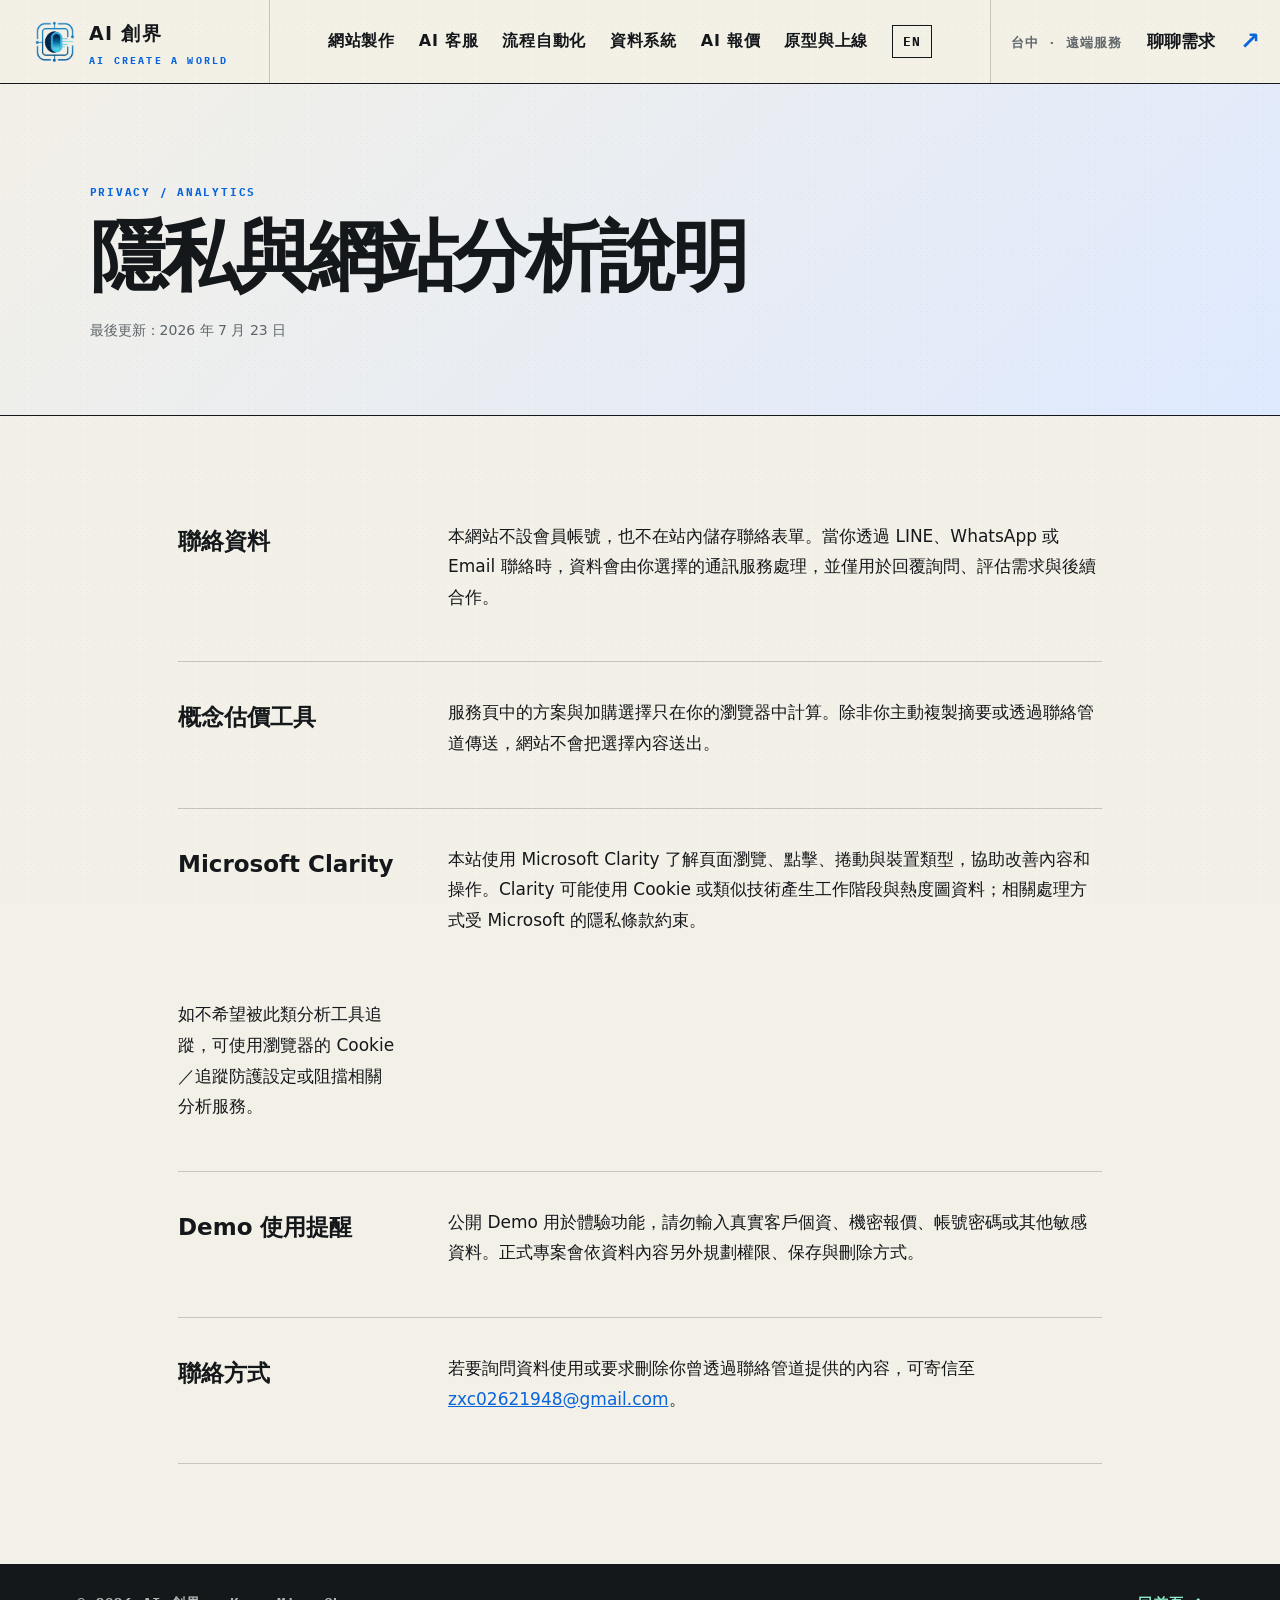
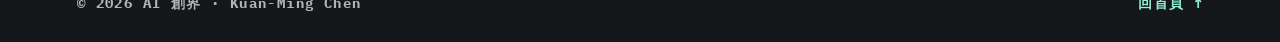
<file: privacy.html>
<!doctype html>
<html lang="zh-Hant">
<head>
  <meta charset="utf-8">
  <meta name="viewport" content="width=device-width,initial-scale=1">
  <title>隱私與網站分析說明｜AI 創界</title>
  <meta name="description" content="AI 創界接案服務網站的聯絡資料、Microsoft Clarity 網站分析與 Demo 使用說明。">
  <link rel="canonical" href="https://service.aicreateaworld.com/privacy.html">
  <link rel="alternate" hreflang="zh-Hant" href="https://service.aicreateaworld.com/privacy.html">
  <link rel="alternate" hreflang="en" href="https://service.aicreateaworld.com/en/privacy.html">
  <link rel="icon" href="aicreate-icon.png">
  <link rel="stylesheet" href="site-shell.css">
  <link rel="stylesheet" href="privacy.css">
</head>
<body class="privacy-page">
  <a class="skip-link" href="#main">跳到主要內容</a>
  <div class="cursor-dot" aria-hidden="true"></div><div class="cursor-ring" aria-hidden="true"></div>
  <header class="v2-nav" aria-label="主要導覽">
    <a class="v2-brand" href="index.html" aria-label="AI 創界首頁"><img src="aicreate-icon.png" alt="" width="48" height="48"><span><b>AI 創界</b><small>AI CREATE A WORLD</small></span></a>
    <nav><a href="service-web.html">網站製作</a><a href="service-ai-kefu.html">AI 客服</a><a href="service-n8n.html">流程自動化</a><a href="service-form.html">資料系統</a><a href="service-quote.html">AI 報價</a><a href="why-not-diy.html">原型與上線</a><a class="lang-switch" href="en/privacy.html" lang="en" hreflang="en">EN</a></nav>
    <a class="mobile-lang-switch" href="en/privacy.html" lang="en" hreflang="en" aria-label="English version">EN</a>
    <a class="nav-talk" href="index.html#contact"><span>台中 · 遠端服務</span>聊聊需求 <b>↗</b></a>
  </header>
  <main id="main">
    <section class="privacy-hero"><p>PRIVACY / ANALYTICS</p><h1>隱私與網站分析說明</h1><span>最後更新：2026 年 7 月 23 日</span></section>
    <div class="privacy-content">
      <section><h2>聯絡資料</h2><p>本網站不設會員帳號，也不在站內儲存聯絡表單。當你透過 LINE、WhatsApp 或 Email 聯絡時，資料會由你選擇的通訊服務處理，並僅用於回覆詢問、評估需求與後續合作。</p></section>
      <section><h2>概念估價工具</h2><p>服務頁中的方案與加購選擇只在你的瀏覽器中計算。除非你主動複製摘要或透過聯絡管道傳送，網站不會把選擇內容送出。</p></section>
      <section><h2>Microsoft Clarity</h2><p>本站使用 Microsoft Clarity 了解頁面瀏覽、點擊、捲動與裝置類型，協助改善內容和操作。Clarity 可能使用 Cookie 或類似技術產生工作階段與熱度圖資料；相關處理方式受 Microsoft 的隱私條款約束。</p><p>如不希望被此類分析工具追蹤，可使用瀏覽器的 Cookie／追蹤防護設定或阻擋相關分析服務。</p></section>
      <section><h2>Demo 使用提醒</h2><p>公開 Demo 用於體驗功能，請勿輸入真實客戶個資、機密報價、帳號密碼或其他敏感資料。正式專案會依資料內容另外規劃權限、保存與刪除方式。</p></section>
      <section><h2>聯絡方式</h2><p>若要詢問資料使用或要求刪除你曾透過聯絡管道提供的內容，可寄信至 <a href="mailto:zxc02621948@gmail.com">zxc02621948@gmail.com</a>。</p></section>
    </div>
  </main>
  <footer><span>© 2026 AI 創界 · Kuan-Ming Chen</span><a href="index.html">回首頁 ↑</a></footer>
  <script src="site-shell.js"></script>
</body>
</html>
</file>
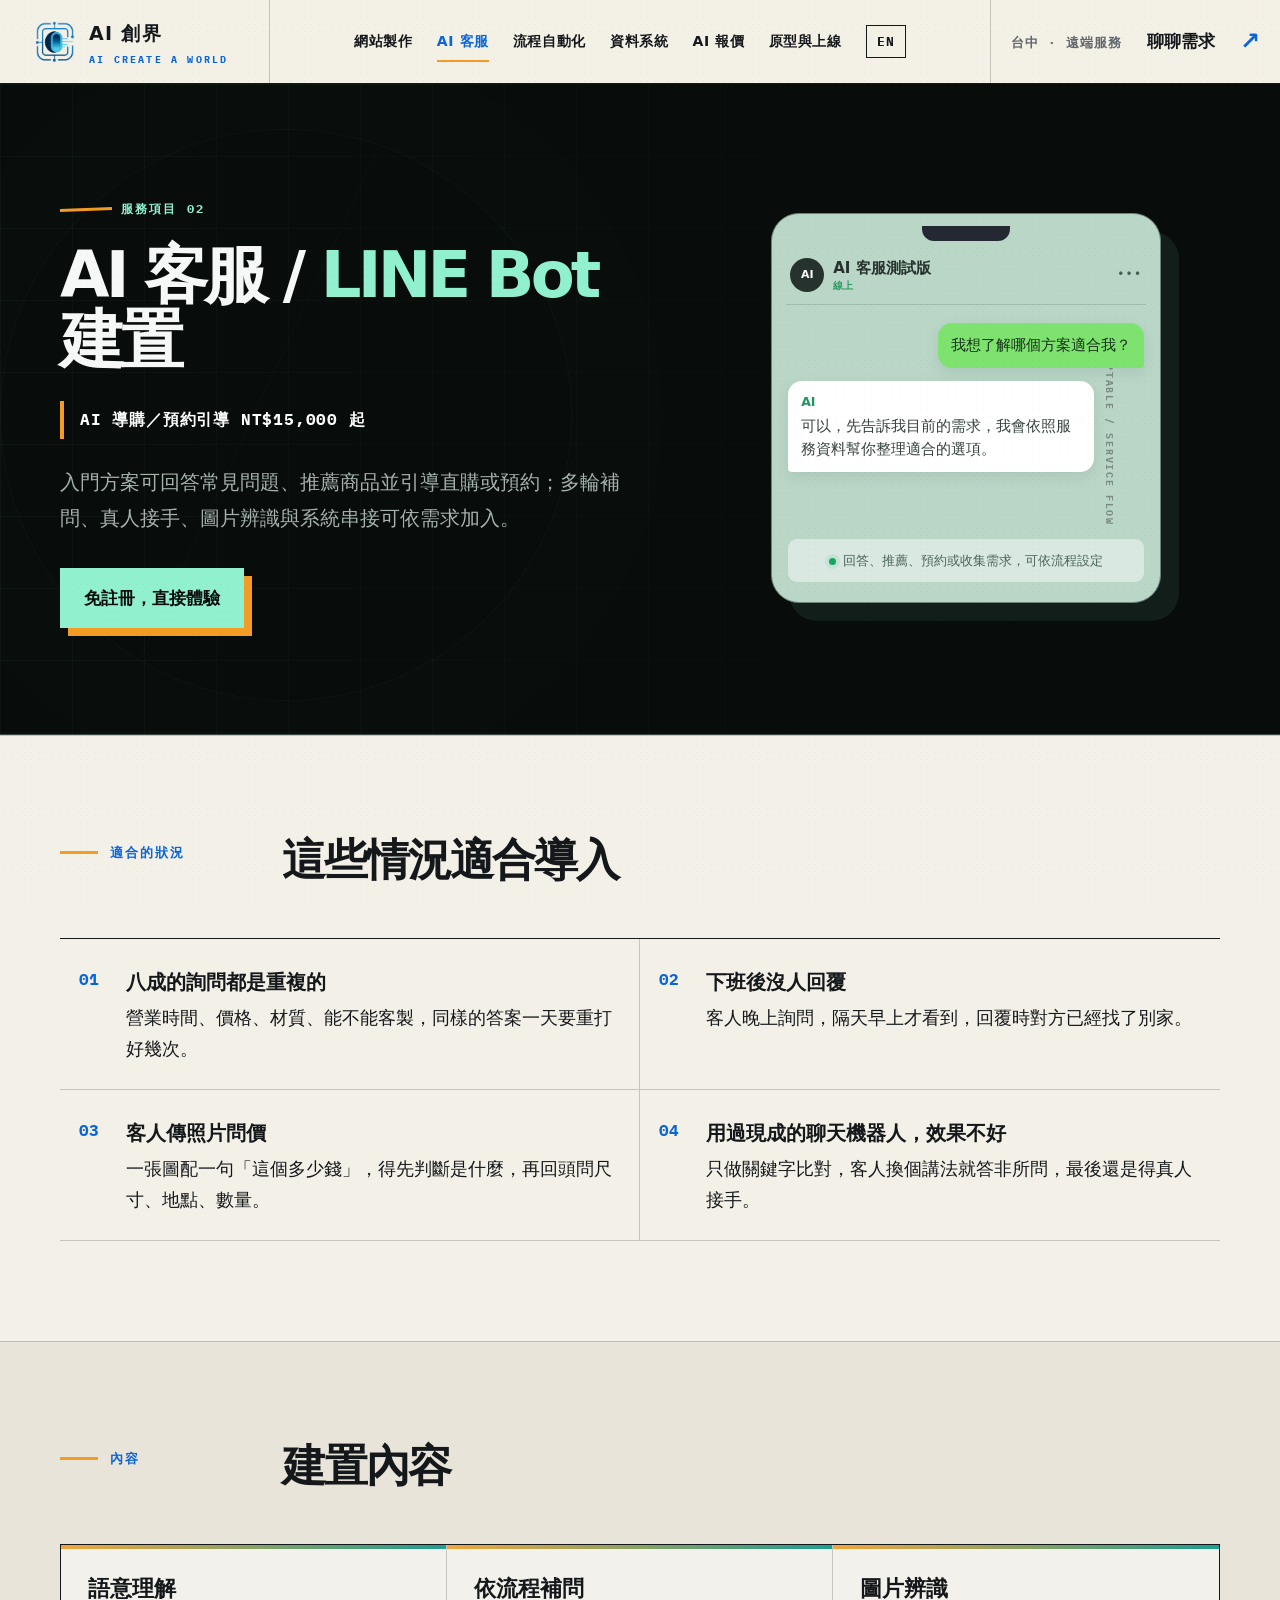
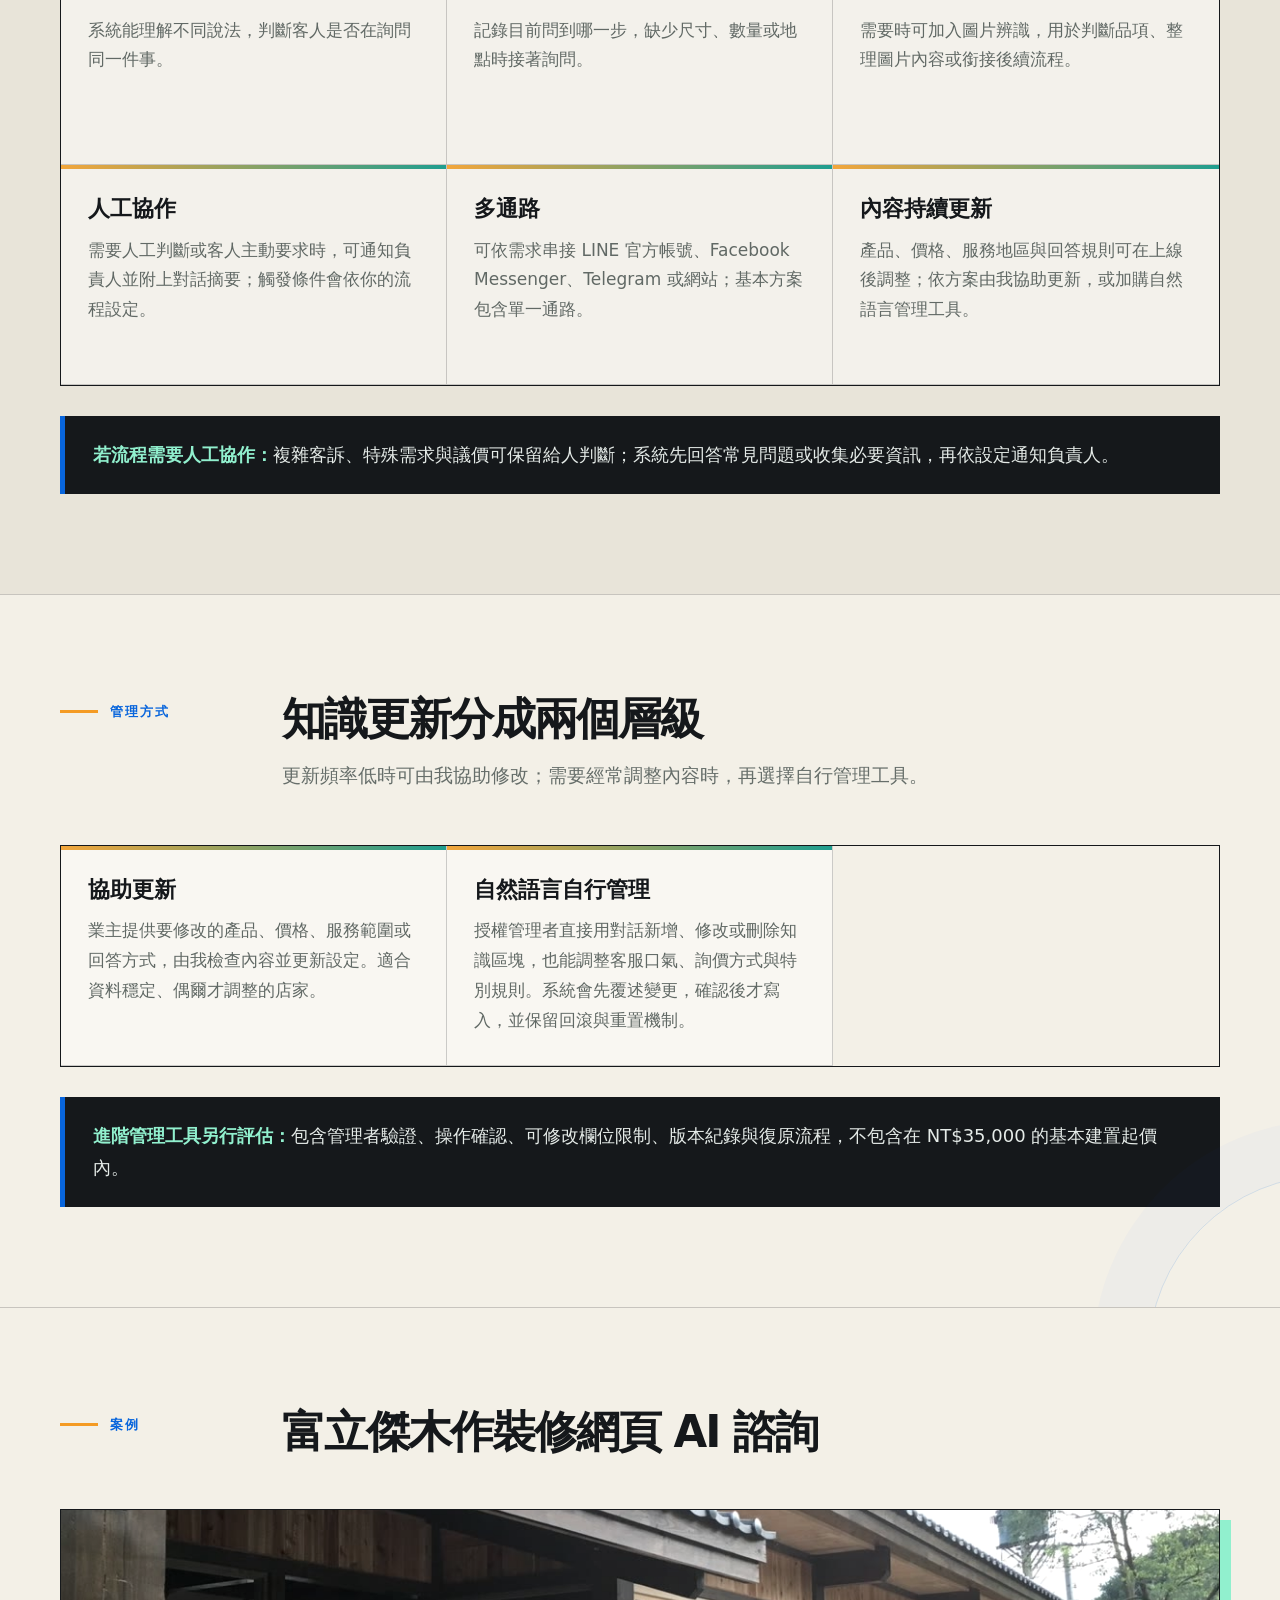
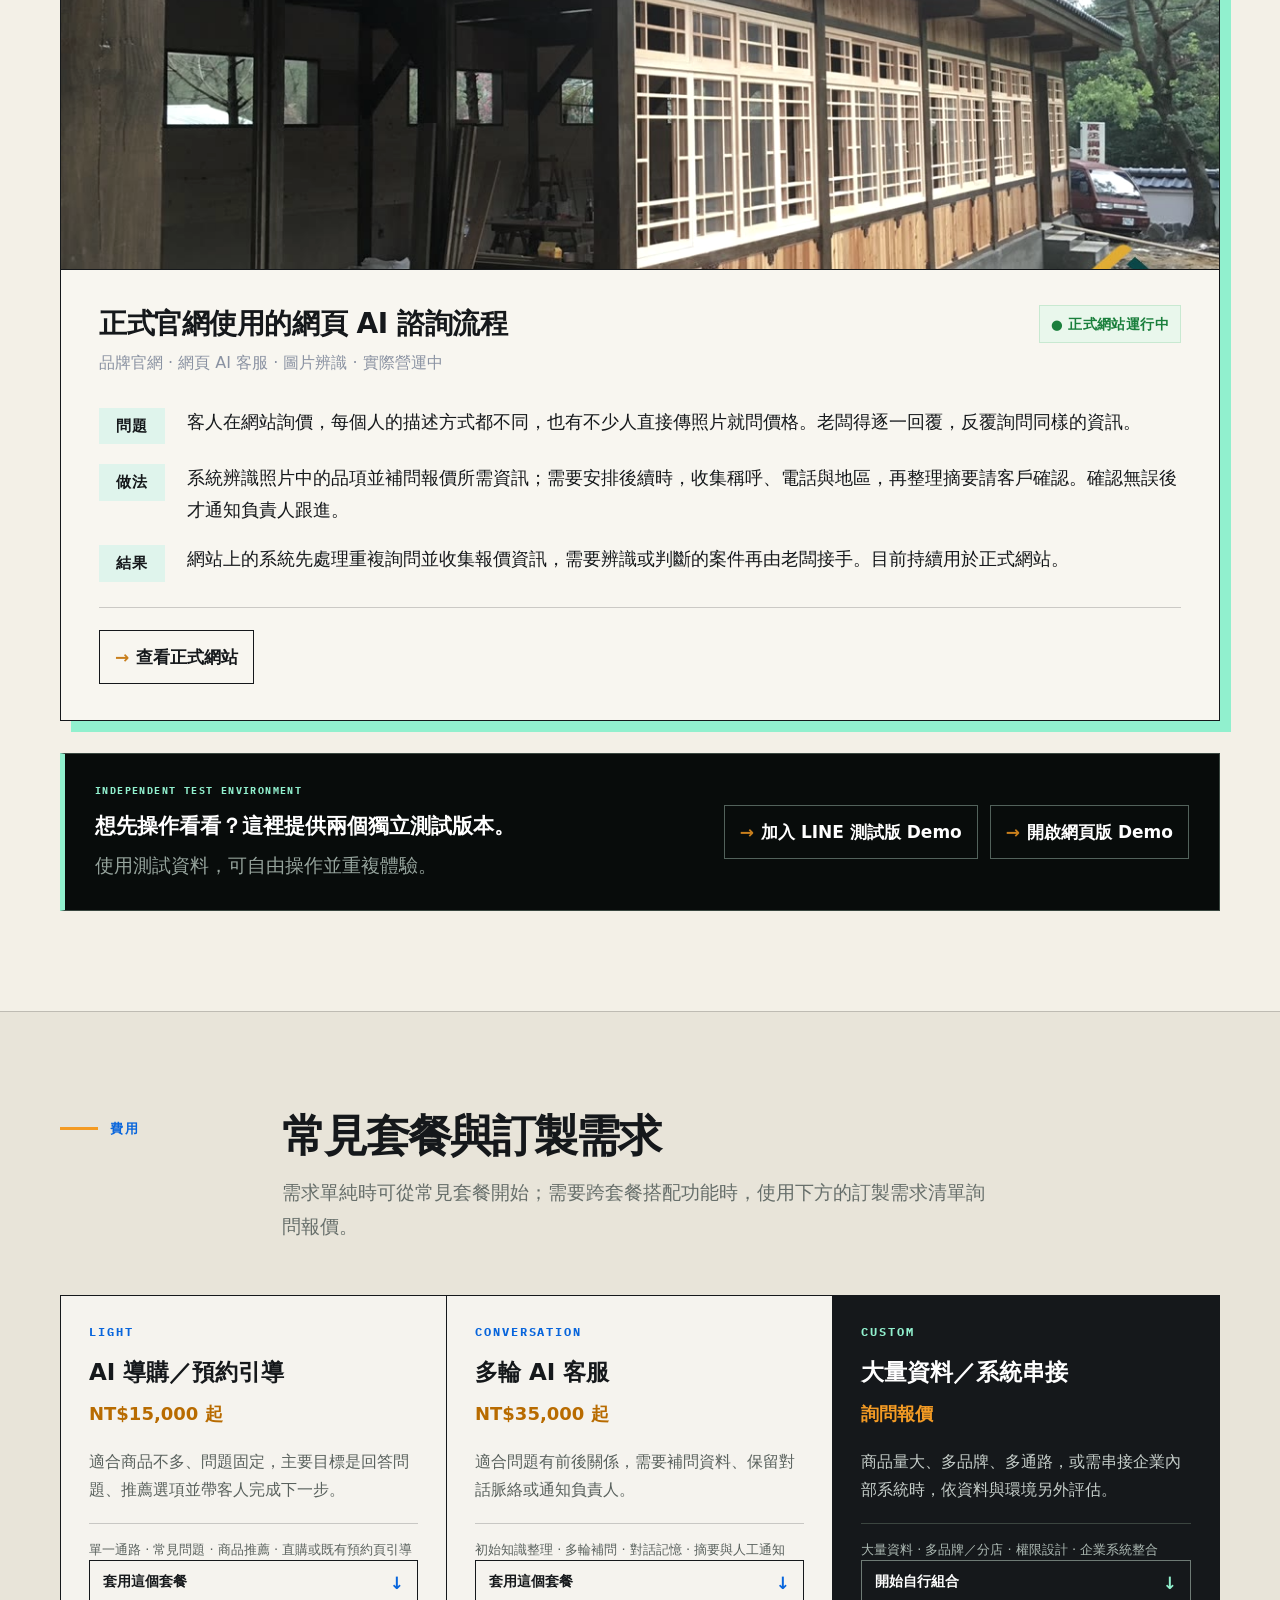
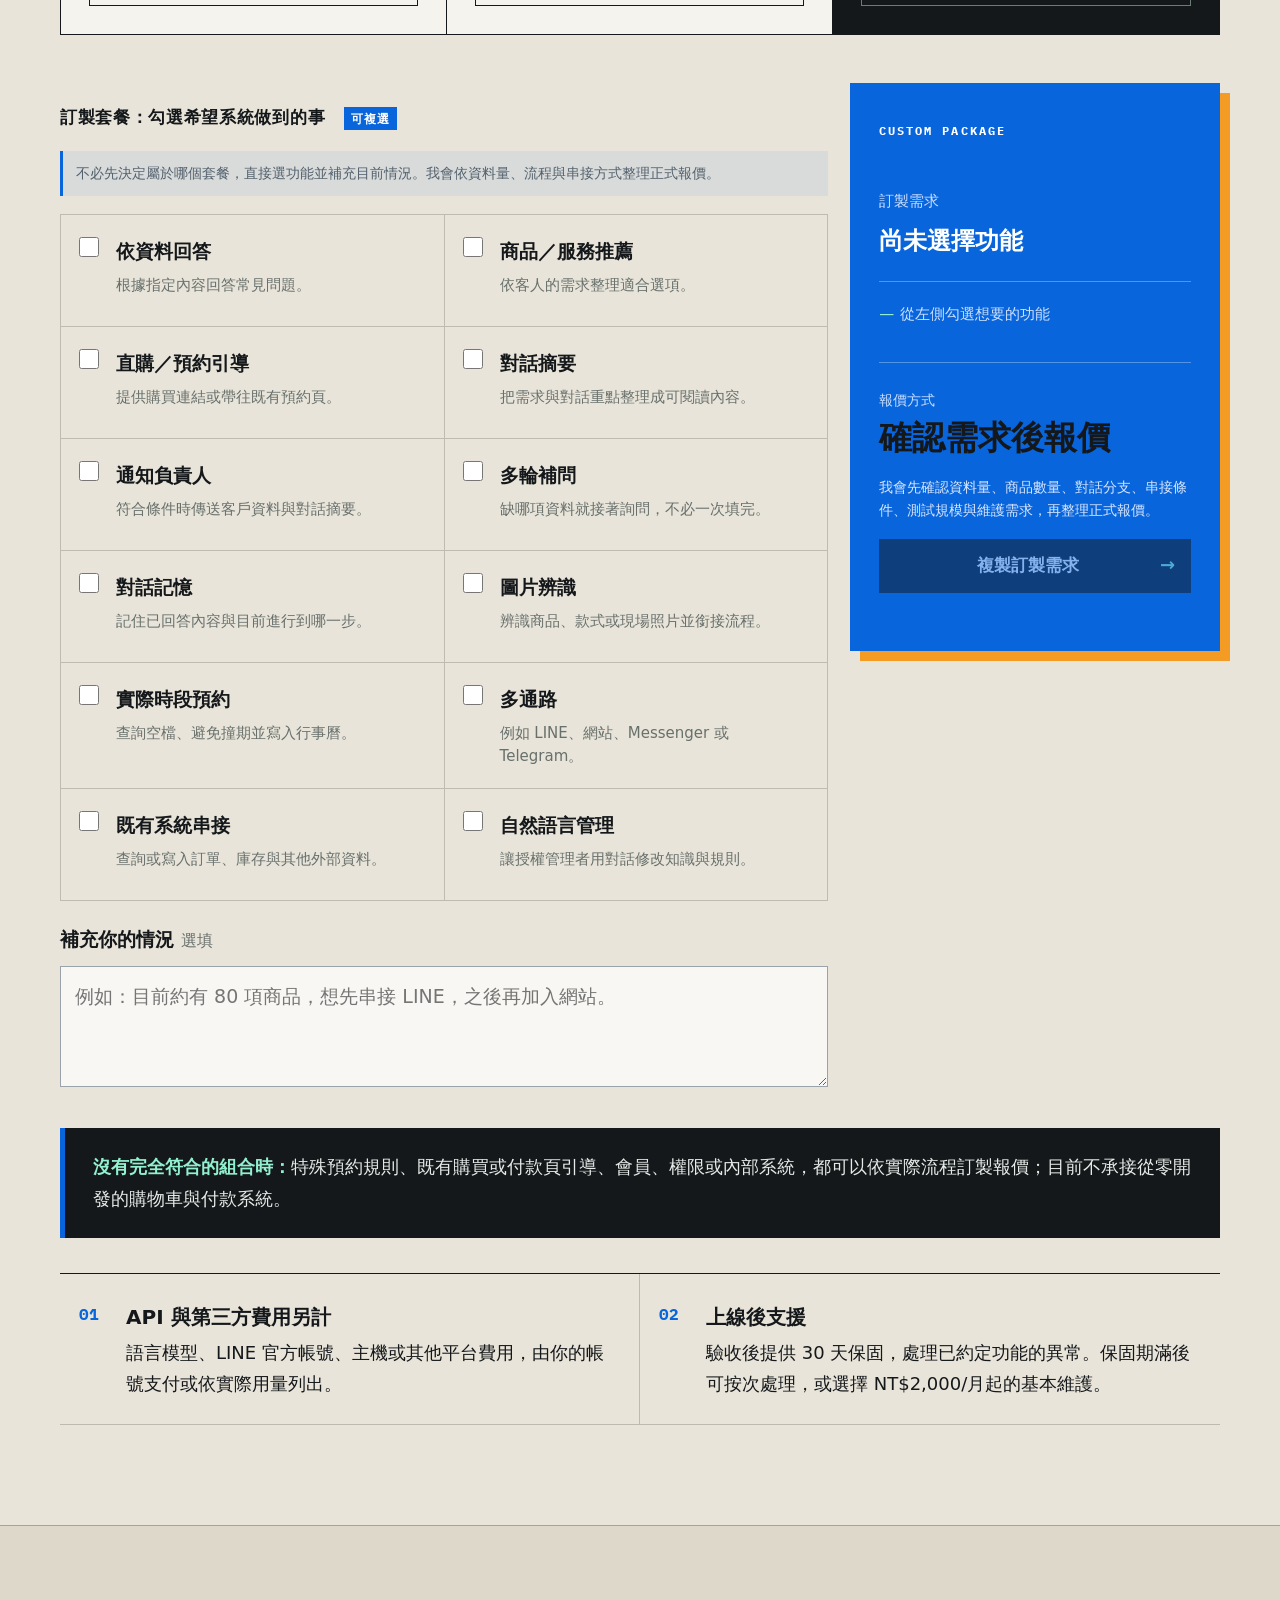
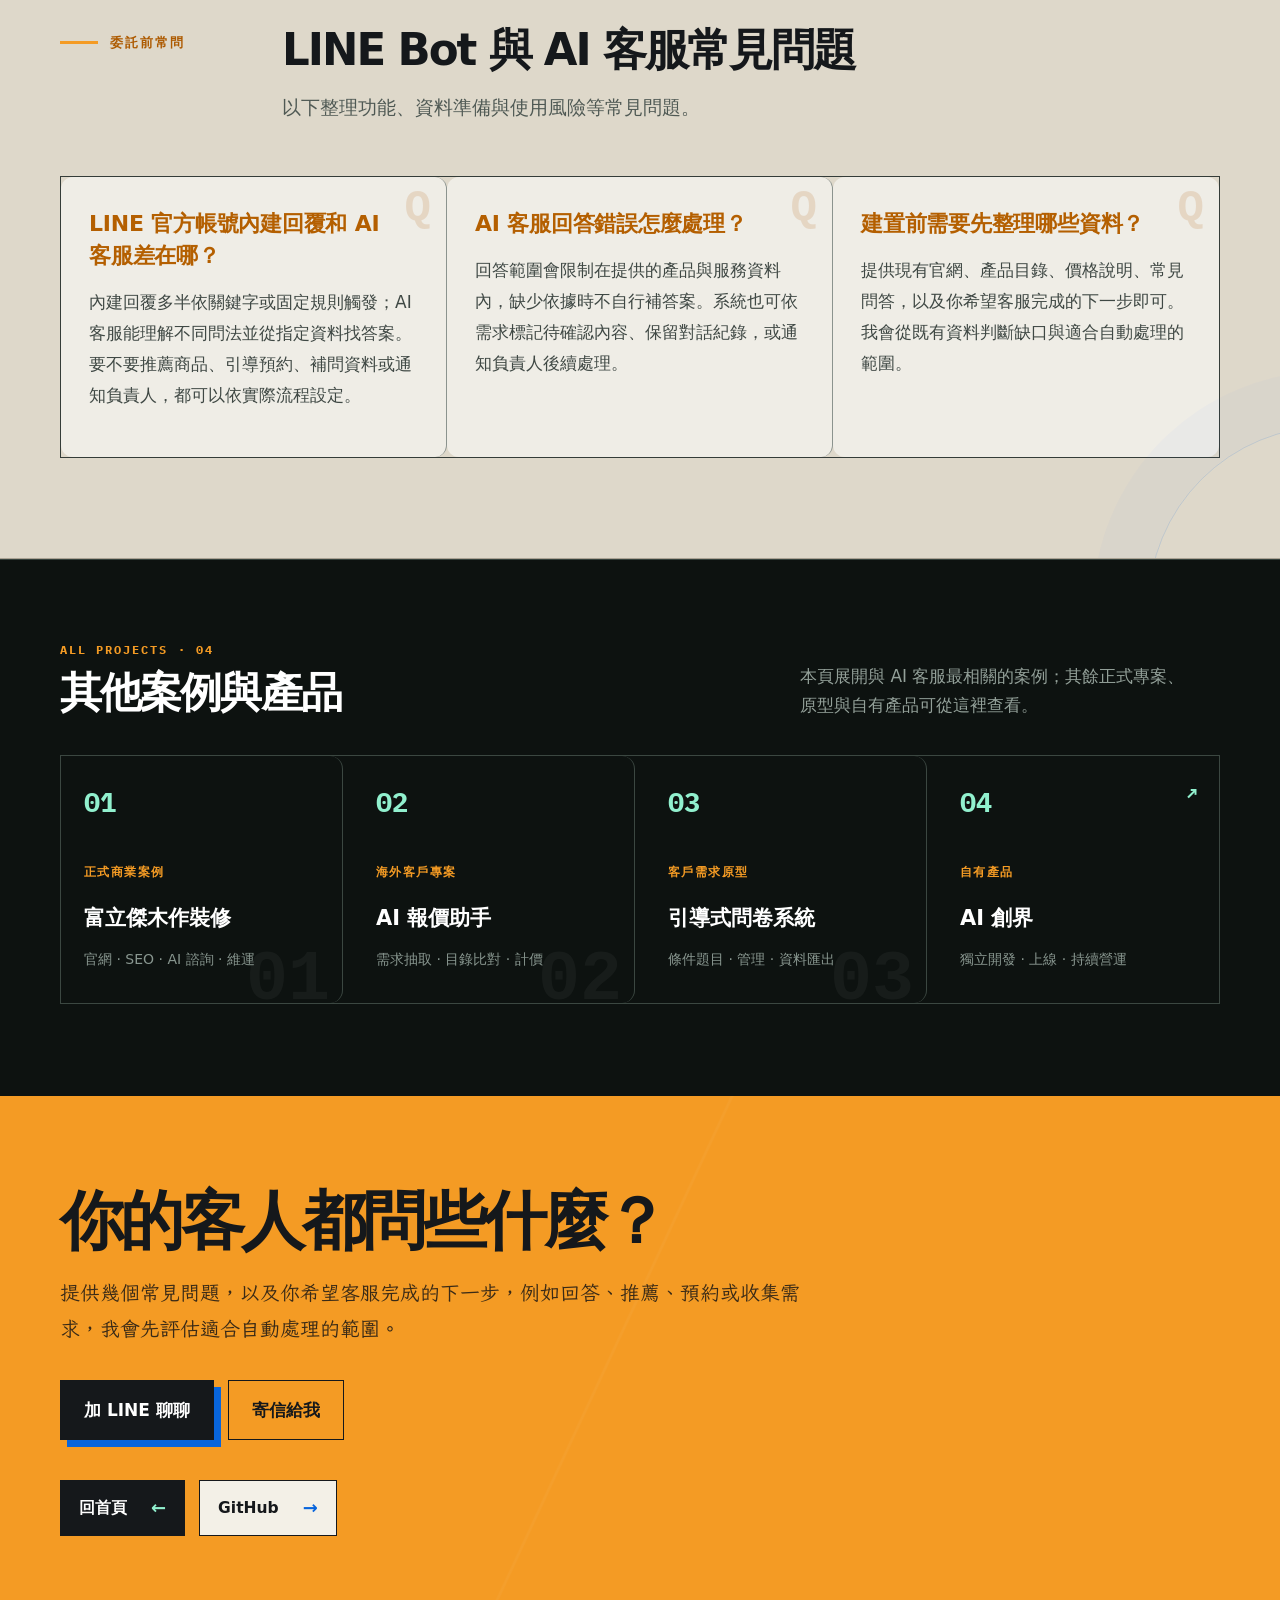
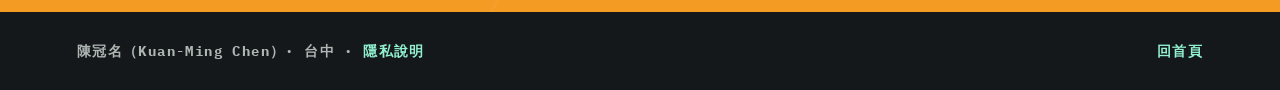
<file: service-ai-kefu.html>
<!doctype html>
<html lang="zh-Hant">
<head>
<meta charset="utf-8">
<meta name="viewport" content="width=device-width, initial-scale=1">
<title>LINE Bot／AI 客服建置費用與功能｜AI 創界</title>
<meta name="description" content="LINE Bot、AI 導購與客服建置，從商品直購、預約引導到多輪補問與真人接手皆可依需求組合，NT$15,000 起。">
<meta name="theme-color" content="#0d0f14">
<link rel="canonical" href="https://service.aicreateaworld.com/service-ai-kefu.html">
<meta property="og:type" content="website">
<meta property="og:locale" content="zh_TW">
<meta property="og:site_name" content="AI 創界｜接案服務">
<meta property="og:title" content="LINE Bot／AI 客服建置費用與功能">
<meta property="og:description" content="從商品直購、預約引導到完整 AI 客服，依需要的通路與功能組合估價。起價 NT$15,000。">
<meta property="og:url" content="https://service.aicreateaworld.com/service-ai-kefu.html">
<meta property="og:image" content="https://service.aicreateaworld.com/og-preview.jpg">
<meta name="twitter:card" content="summary_large_image">
<link rel="icon" href="aicreate-icon.png">
<link rel="stylesheet" href="style.css">
<link rel="stylesheet" href="site-shell.css">
<link rel="stylesheet" href="service-v2.css">
<script type="application/ld+json">
{
  "@context": "https://schema.org",
  "@type": "Service",
  "@id": "https://service.aicreateaworld.com/service-ai-kefu.html#service",
  "name": "AI 客服與 LINE Bot 建置",
  "url": "https://service.aicreateaworld.com/service-ai-kefu.html",
  "description": "依產品與服務資料回答問題，並可依需求設定商品推薦、預約引導、資料收集或人工通知，可串接 LINE 官方帳號與網站。",
  "provider": { "@id": "https://service.aicreateaworld.com/#organization" },
  "areaServed": { "@type": "Country", "name": "台灣" },
  "offers": {
    "@type": "Offer",
    "price": "15000",
    "priceCurrency": "TWD",
    "description": "起價，實際費用依需求評估"
  }
}
</script>
<script type="text/javascript">
  (function(c,l,a,r,i,t,y){
    c[a]=c[a]||function(){(c[a].q=c[a].q||[]).push(arguments)};
    t=l.createElement(r);t.async=1;t.src="https://www.clarity.ms/tag/"+i;
    y=l.getElementsByTagName(r)[0];y.parentNode.insertBefore(t,y);
  })(window, document, "clarity", "script", "xpzesodivu");
</script>
</head>
<body class="detail-page detail-chat">
<a class="skip-link" href="#detail-main">跳到主要內容</a>
<div class="cursor-dot" aria-hidden="true"></div>
<div class="cursor-ring" aria-hidden="true"></div>
<header class="v2-nav detail-nav" aria-label="主要導覽">
  <a class="v2-brand" href="index.html" aria-label="AI 創界首頁">
    <img src="aicreate-icon.png" alt="" width="48" height="48">
    <span><b>AI 創界</b><small>AI CREATE A WORLD</small></span>
  </a>
  <nav>
    <a href="service-web.html">網站製作</a>
    <a href="service-ai-kefu.html" aria-current="page">AI 客服</a>
    <a href="service-n8n.html">流程自動化</a>
    <a href="service-form.html">資料系統</a>
    <a href="service-quote.html">AI 報價</a>
    <a href="why-not-diy.html">原型與上線</a>
      <a class="lang-switch" href="en/index.html#service-ai" lang="en" hreflang="en">EN</a>
  </nav>
    <a class="mobile-lang-switch" href="en/index.html#service-ai" lang="en" hreflang="en" aria-label="English version">EN</a>
    <a class="nav-talk" href="#contact"><span>台中 · 遠端服務</span>聊聊需求 <b>↗</b></a>
</header>

<main id="detail-main">

<div class="hero sub">
  <div class="narrow service-hero-layout">
    <div class="service-hero-copy"><span class="eyebrow rv"><i></i>服務項目 02</span>
      <h1 class="rv">AI 客服 / <em>LINE Bot</em> 建置</h1>
      <span class="price-tag rv">AI 導購／預約引導 NT$15,000 起</span>
      <p class="lede rv">入門方案可回答常見問題、推薦商品並引導直購或預約；多輪補問、真人接手、圖片辨識與系統串接可依需求加入。</p>
      <a class="cta rv" href="https://service.aicreateaworld.com/ai-kefu-playground/">免註冊，直接體驗</a>
    </div>
    <div class="service-ui chat-ui rv" aria-hidden="true">
      <div class="phone-notch"></div>
      <div class="line-head"><span>AI</span><b>AI 客服測試版<small>線上</small></b><em>•••</em></div>
      <div class="chat-line customer">我想了解哪個方案適合我？</div>
      <div class="chat-line bot"><small>AI</small>可以，先告訴我目前的需求，我會依照服務資料幫你整理適合的選項。</div>
      <div class="chat-status"><i></i>回答、推薦、預約或收集需求，可依流程設定</div>
    </div>
  </div>
</div>

<section class="blk">
  <div class="narrow">
    <div class="sec-head rv">
      <span class="sec-num">適合的狀況</span>
      <h2>這些情況適合導入</h2>
    </div>
    <ul class="plist">
      <li class="rv"><span><b>八成的詢問都是重複的</b>營業時間、價格、材質、能不能客製，同樣的答案一天要重打好幾次。</span></li>
      <li class="rv"><span><b>下班後沒人回覆</b>客人晚上詢問，隔天早上才看到，回覆時對方已經找了別家。</span></li>
      <li class="rv"><span><b>客人傳照片問價</b>一張圖配一句「這個多少錢」，得先判斷是什麼，再回頭問尺寸、地點、數量。</span></li>
      <li class="rv"><span><b>用過現成的聊天機器人，效果不好</b>只做關鍵字比對，客人換個講法就答非所問，最後還是得真人接手。</span></li>
    </ul>
  </div>
</section>

<section class="blk tint">
  <div class="narrow">
    <div class="sec-head rv">
      <span class="sec-num">內容</span>
      <h2>建置內容</h2>
    </div>
    <div class="two">
      <div class="panel rv">
        <h3>語意理解</h3>
        <p>系統能理解不同說法，判斷客人是否在詢問同一件事。</p>
      </div>
      <div class="panel rv">
        <h3>依流程補問</h3>
        <p>記錄目前問到哪一步，缺少尺寸、數量或地點時接著詢問。</p>
      </div>
      <div class="panel rv">
        <h3>圖片辨識</h3>
        <p>需要時可加入圖片辨識，用於判斷品項、整理圖片內容或銜接後續流程。</p>
      </div>
      <div class="panel rv">
        <h3>人工協作</h3>
        <p>需要人工判斷或客人主動要求時，可通知負責人並附上對話摘要；觸發條件會依你的流程設定。</p>
      </div>
      <div class="panel rv">
        <h3>多通路</h3>
        <p>可依需求串接 LINE 官方帳號、Facebook Messenger、Telegram 或網站；基本方案包含單一通路。</p>
      </div>
      <div class="panel rv">
        <h3>內容持續更新</h3>
        <p>產品、價格、服務地區與回答規則可在上線後調整；依方案由我協助更新，或加購自然語言管理工具。</p>
      </div>
    </div>

    <div class="callout rv">
      <b>若流程需要人工協作：</b>複雜客訴、特殊需求與議價可保留給人判斷；系統先回答常見問題或收集必要資訊，再依設定通知負責人。
    </div>
  </div>
</section>

<section class="blk management-section">
  <div class="narrow">
    <div class="sec-head rv">
      <span class="sec-num">管理方式</span>
      <h2>知識更新分成兩個層級</h2>
      <p>更新頻率低時可由我協助修改；需要經常調整內容時，再選擇自行管理工具。</p>
    </div>
    <div class="two">
      <div class="panel rv">
        <h3>協助更新</h3>
        <p>業主提供要修改的產品、價格、服務範圍或回答方式，由我檢查內容並更新設定。適合資料穩定、偶爾才調整的店家。</p>
      </div>
      <div class="panel rv">
        <h3>自然語言自行管理</h3>
        <p>授權管理者直接用對話新增、修改或刪除知識區塊，也能調整客服口氣、詢價方式與特別規則。系統會先覆述變更，確認後才寫入，並保留回滾與重置機制。</p>
      </div>
    </div>
    <div class="callout rv"><b>進階管理工具另行評估：</b>包含管理者驗證、操作確認、可修改欄位限制、版本紀錄與復原流程，不包含在 NT$35,000 的基本建置起價內。</div>
  </div>
</section>

<section class="blk">
  <div class="narrow">
    <div class="sec-head rv">
      <span class="sec-num">案例</span>
      <h2>富立傑木作裝修網頁 AI 諮詢</h2>
    </div>
    <div class="case rv">
      <div class="case-banner"><img src="case-fulijie.jpg" alt="富立傑木作裝修正式網站" width="1200" height="630" loading="lazy"></div>
      <div class="case-top">
        <div>
          <h3>正式官網使用的網頁 AI 諮詢流程</h3>
          <div class="tags">品牌官網 · 網頁 AI 客服 · 圖片辨識 · 實際營運中</div>
        </div>
        <span class="chip live">● 正式網站運行中</span>
      </div>
      <div class="pair"><span class="k">問題</span><p class="v">客人在網站詢價，每個人的描述方式都不同，也有不少人直接傳照片就問價格。老闆得逐一回覆，反覆詢問同樣的資訊。</p></div>
      <div class="pair"><span class="k">做法</span><p class="v">系統辨識照片中的品項並補問報價所需資訊；需要安排後續時，收集稱呼、電話與地區，再整理摘要請客戶確認。確認無誤後才通知負責人跟進。</p></div>
      <div class="pair"><span class="k">結果</span><p class="v">網站上的系統先處理重複詢問並收集報價資訊，需要辨識或判斷的案件再由老闆接手。目前持續用於正式網站。</p></div>
      <div class="demo-row">
        <a class="dbtn" href="https://www.fullyjet.com/"><span>→</span> 查看正式網站</a>
      </div>
    </div>
    <div class="demo-lab rv">
      <div>
        <small>INDEPENDENT TEST ENVIRONMENT</small>
        <strong>想先操作看看？這裡提供兩個獨立測試版本。</strong>
        <p>使用測試資料，可自由操作並重複體驗。</p>
      </div>
      <div class="demo-row">
        <a class="dbtn" href="https://lin.ee/RNYMLFM"><span>→</span> 加入 LINE 測試版 Demo</a>
        <a class="dbtn" href="https://service.aicreateaworld.com/ai-kefu-playground/"><span>→</span> 開啟網頁版 Demo</a>
      </div>
    </div>
  </div>
</section>

<section class="blk tint ai-pricing-section" id="estimate">
  <div class="narrow">
    <div class="sec-head rv">
      <span class="sec-num">費用</span>
      <h2>常見套餐與訂製需求</h2>
      <p>需求單純時可從常見套餐開始；需要跨套餐搭配功能時，使用下方的訂製需求清單詢問報價。</p>
    </div>
    <div class="ai-starting-grid rv" aria-label="常見委託起價">
      <article class="ai-starting-card">
        <small>LIGHT</small><h3>AI 導購／預約引導</h3><strong>NT$15,000 起</strong>
        <p>適合商品不多、問題固定，主要目標是回答問題、推薦選項並帶客人完成下一步。</p>
        <span>單一通路 · 常見問題 · 商品推薦 · 直購或既有預約頁引導</span>
        <button class="service-package-apply" type="button" data-package="AI 導購／預約引導" data-preset="answer,recommend,conversion">套用這個套餐 <b>↓</b></button>
      </article>
      <article class="ai-starting-card">
        <small>CONVERSATION</small><h3>多輪 AI 客服</h3><strong>NT$35,000 起</strong>
        <p>適合問題有前後關係，需要補問資料、保留對話脈絡或通知負責人。</p>
        <span>初始知識整理 · 多輪補問 · 對話記憶 · 摘要與人工通知</span>
        <button class="service-package-apply" type="button" data-package="多輪 AI 客服" data-preset="answer,summary,notify,followup,memory">套用這個套餐 <b>↓</b></button>
      </article>
      <article class="ai-starting-card custom">
        <small>CUSTOM</small><h3>大量資料／系統串接</h3><strong>詢問報價</strong>
        <p>商品量大、多品牌、多通路，或需串接企業內部系統時，依資料與環境另外評估。</p>
        <span>大量資料 · 多品牌／分店 · 權限設計 · 企業系統整合</span>
        <button class="service-package-apply" type="button" data-package="訂製整合需求">開始自行組合 <b>↓</b></button>
      </article>
    </div>

    <div class="ai-requirement-builder service-requirement-builder rv" data-service="AI 客服／導購系統">
      <fieldset class="ai-features">
        <legend tabindex="-1">訂製套餐：勾選希望系統做到的事 <small>可複選</small></legend>
        <p class="ai-features-help">不必先決定屬於哪個套餐，直接選功能並補充目前情況。我會依資料量、流程與串接方式整理正式報價。</p>
        <div class="ai-feature-grid">
          <label><input type="checkbox" value="answer" data-name="依產品與服務資料回答問題"><span><b>依資料回答</b><small>根據指定內容回答常見問題。</small></span></label>
          <label><input type="checkbox" value="recommend" data-name="推薦適合的商品或服務"><span><b>商品／服務推薦</b><small>依客人的需求整理適合選項。</small></span></label>
          <label><input type="checkbox" value="conversion" data-name="引導客人直購或前往既有預約頁"><span><b>直購／預約引導</b><small>提供購買連結或帶往既有預約頁。</small></span></label>
          <label><input type="checkbox" value="summary" data-name="整理對話摘要"><span><b>對話摘要</b><small>把需求與對話重點整理成可閱讀內容。</small></span></label>
          <label><input type="checkbox" value="notify" data-name="通知負責人後續處理"><span><b>通知負責人</b><small>符合條件時傳送客戶資料與對話摘要。</small></span></label>
          <label><input type="checkbox" value="followup" data-name="依流程進行多輪補問"><span><b>多輪補問</b><small>缺哪項資料就接著詢問，不必一次填完。</small></span></label>
          <label><input type="checkbox" value="memory" data-name="保留對話脈絡與狀態"><span><b>對話記憶</b><small>記住已回答內容與目前進行到哪一步。</small></span></label>
          <label><input type="checkbox" value="image" data-name="辨識客人上傳的圖片"><span><b>圖片辨識</b><small>辨識商品、款式或現場照片並銜接流程。</small></span></label>
          <label><input type="checkbox" value="calendar" data-name="讀取空檔並建立預約"><span><b>實際時段預約</b><small>查詢空檔、避免撞期並寫入行事曆。</small></span></label>
          <label><input type="checkbox" value="channels" data-name="使用兩個以上客服通路"><span><b>多通路</b><small>例如 LINE、網站、Messenger 或 Telegram。</small></span></label>
          <label><input type="checkbox" value="integration" data-name="串接訂單、庫存或既有系統"><span><b>既有系統串接</b><small>查詢或寫入訂單、庫存與其他外部資料。</small></span></label>
          <label><input type="checkbox" value="management" data-name="用自然語言管理知識與設定"><span><b>自然語言管理</b><small>讓授權管理者用對話修改知識與規則。</small></span></label>
        </div>
        <label class="ai-requirement-note"><span>補充你的情況 <small>選填</small></span><textarea class="service-requirement-note" rows="3" placeholder="例如：目前約有 80 項商品，想先串接 LINE，之後再加入網站。"></textarea></label>
      </fieldset>

      <aside class="ai-estimate-result" aria-live="polite">
        <small>CUSTOM PACKAGE</small>
        <p>訂製需求</p>
        <h3 class="service-requirement-title">尚未選擇功能</h3>
        <ul class="service-requirement-items"><li class="is-empty">從左側勾選想要的功能</li></ul>
        <span>報價方式</span>
        <strong class="ai-quote-method">確認需求後報價</strong>
        <p class="ai-estimate-note">我會先確認資料量、商品數量、對話分支、串接條件、測試規模與維護需求，再整理正式報價。</p>
        <button class="ai-estimate-copy service-requirement-copy" type="button" disabled>複製訂製需求 <b>→</b></button>
        <span class="ai-estimate-status service-requirement-status" role="status"></span>
      </aside>
    </div>

    <div class="callout rv"><b>沒有完全符合的組合時：</b>特殊預約規則、既有購買或付款頁引導、會員、權限或內部系統，都可以依實際流程訂製報價；目前不承接從零開發的購物車與付款系統。</div>
    <ul class="plist ai-price-notes">
      <li class="rv"><span><b>API 與第三方費用另計</b>語言模型、LINE 官方帳號、主機或其他平台費用，由你的帳號支付或依實際用量列出。</span></li>
      <li class="rv"><span><b>上線後支援</b>驗收後提供 30 天保固，處理已約定功能的異常。保固期滿後可按次處理，或選擇 NT$2,000/月起的基本維護。</span></li>
    </ul>
  </div>
</section>

<section class="blk answer-section">
  <div class="narrow">
    <div class="sec-head rv">
      <span class="sec-num">委託前常問</span>
      <h2>LINE Bot 與 AI 客服常見問題</h2>
      <p>以下整理功能、資料準備與使用風險等常見問題。</p>
    </div>
    <div class="answer-grid">
      <article class="answer-card rv">
        <h3>LINE 官方帳號內建回覆和 AI 客服差在哪？</h3>
        <p>內建回覆多半依關鍵字或固定規則觸發；AI 客服能理解不同問法並從指定資料找答案。要不要推薦商品、引導預約、補問資料或通知負責人，都可以依實際流程設定。</p>
      </article>
      <article class="answer-card rv">
        <h3>AI 客服回答錯誤怎麼處理？</h3>
        <p>回答範圍會限制在提供的產品與服務資料內，缺少依據時不自行補答案。系統也可依需求標記待確認內容、保留對話紀錄，或通知負責人後續處理。</p>
      </article>
      <article class="answer-card rv">
        <h3>建置前需要先整理哪些資料？</h3>
        <p>提供現有官網、產品目錄、價格說明、常見問答，以及你希望客服完成的下一步即可。我會從既有資料判斷缺口與適合自動處理的範圍。</p>
      </article>
    </div>
  </div>
</section>

<section class="work-index">
  <div class="wrap">
    <div class="work-index-head"><div><span>ALL PROJECTS · 04</span><h2>其他案例與產品</h2></div><p>本頁展開與 AI 客服最相關的案例；其餘正式專案、原型與自有產品可從這裡查看。</p></div>
    <div class="work-mini-grid">
      <a class="work-mini" data-no="01" href="service-web.html#case-fulijie"><small>正式商業案例</small><b>富立傑木作裝修</b><span>官網 · SEO · AI 諮詢 · 維運</span></a>
      <a class="work-mini" data-no="02" href="service-quote.html#case-quote"><small>海外客戶專案</small><b>AI 報價助手</b><span>需求抽取 · 目錄比對 · 計價</span></a>
      <a class="work-mini" data-no="03" href="service-form.html#case-survey"><small>客戶需求原型</small><b>引導式問卷系統</b><span>條件題目 · 管理 · 資料匯出</span></a>
      <a class="work-mini" data-no="04" href="https://aicreateaworld.com/" target="_blank" rel="noopener"><small>自有產品</small><b>AI 創界</b><span>獨立開發 · 上線 · 持續營運</span></a>
    </div>
  </div>
</section>

<div class="contact-sec" id="contact">
  <div class="narrow">
    <div class="contact-box rv">
      <h2>你的客人都問些什麼？</h2>
      <p>提供幾個常見問題，以及你希望客服完成的下一步，例如回答、推薦、預約或收集需求，我會先評估適合自動處理的範圍。</p>
      <div class="cta-pair">
        <a class="cta-line" href="https://line.me/ti/p/~0989285996">加 LINE 聊聊</a>
        <a class="cta" href="mailto:zxc02621948@gmail.com?subject=AI%20%E5%AE%A2%E6%9C%8D%E8%A9%A2%E5%95%8F">寄信給我</a>
      </div>
      <div class="links">
        <a href="index.html">回首頁</a>
        <a href="https://github.com/zxc02621948-sketch">GitHub</a>
      </div>
    </div>
  </div>
</div>
</main>

<footer><span>陳冠名（Kuan-Ming Chen）· 台中 · <a href="privacy.html">隱私說明</a></span><a href="index.html">回首頁</a></footer>

<script src="site-shell.js"></script>
<script src="reveal.js"></script>
<script src="service-requirements.js"></script>
</body>
</html>
</file>
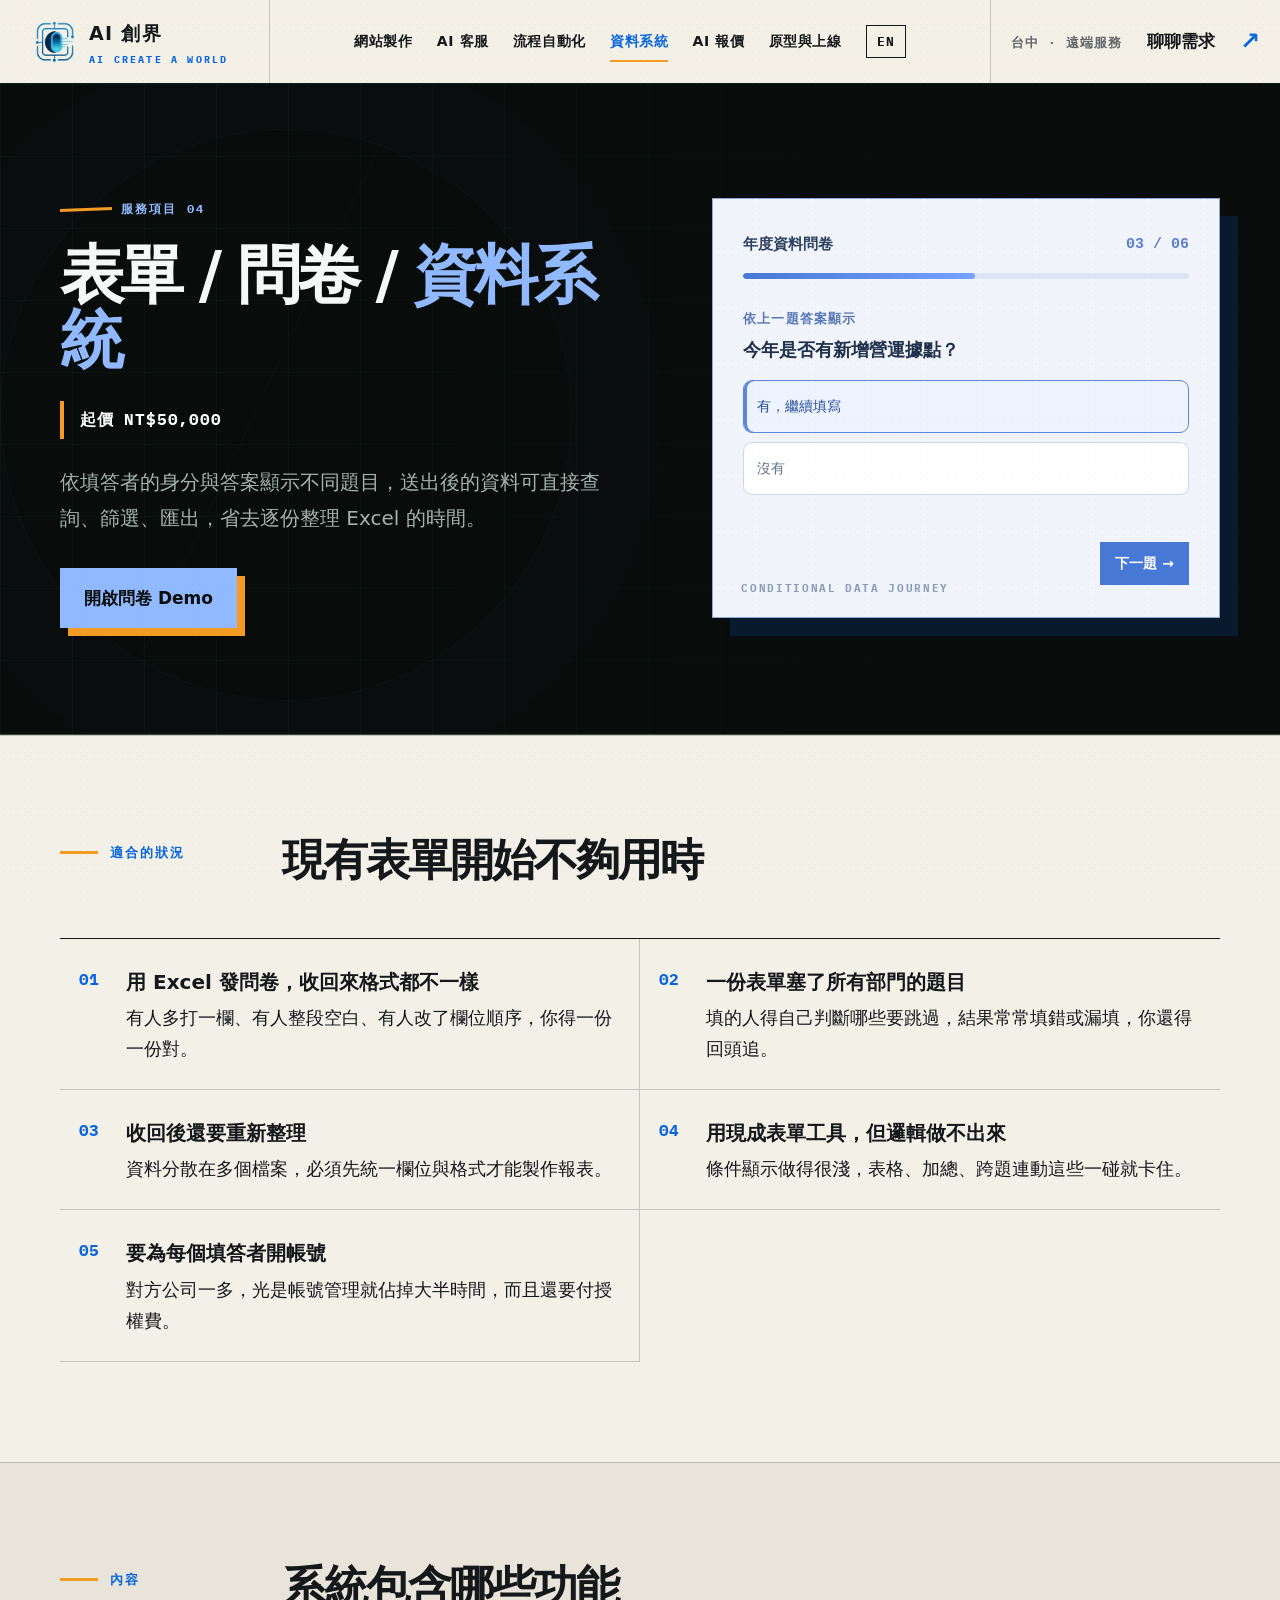
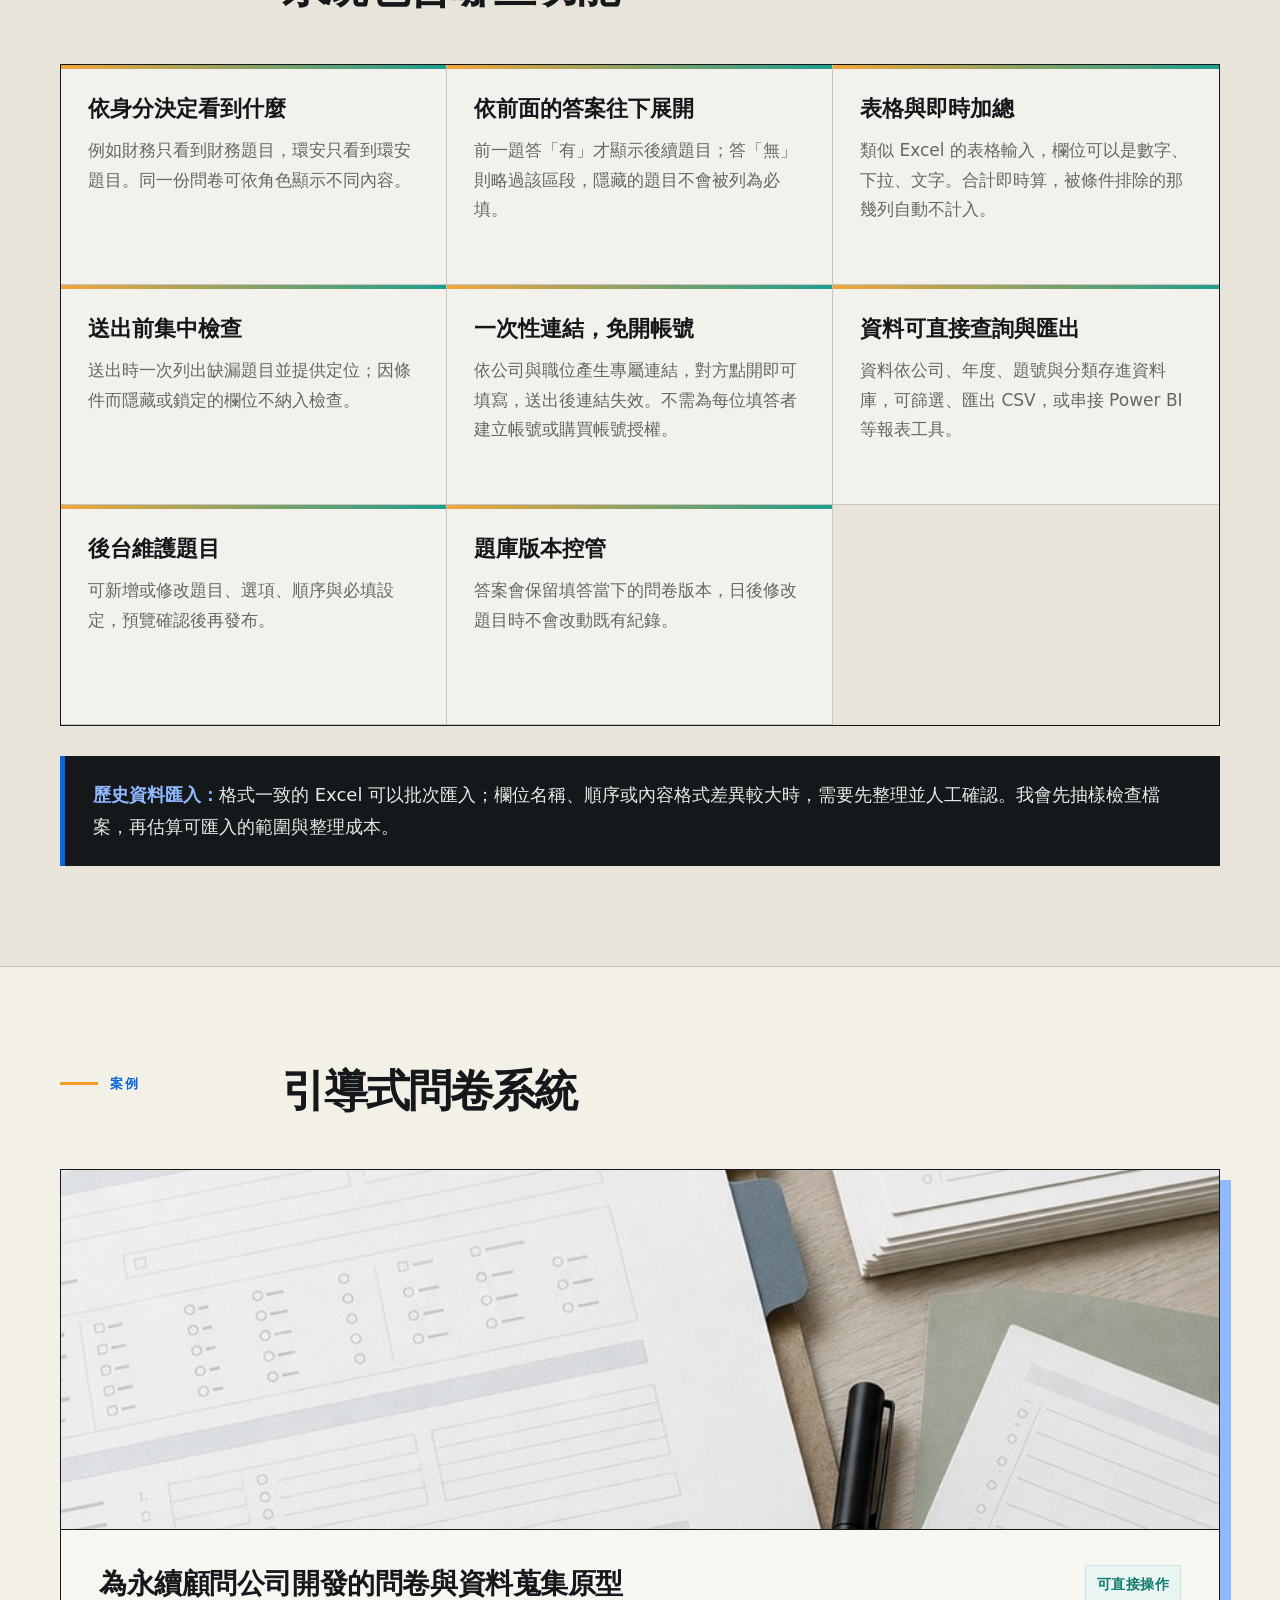
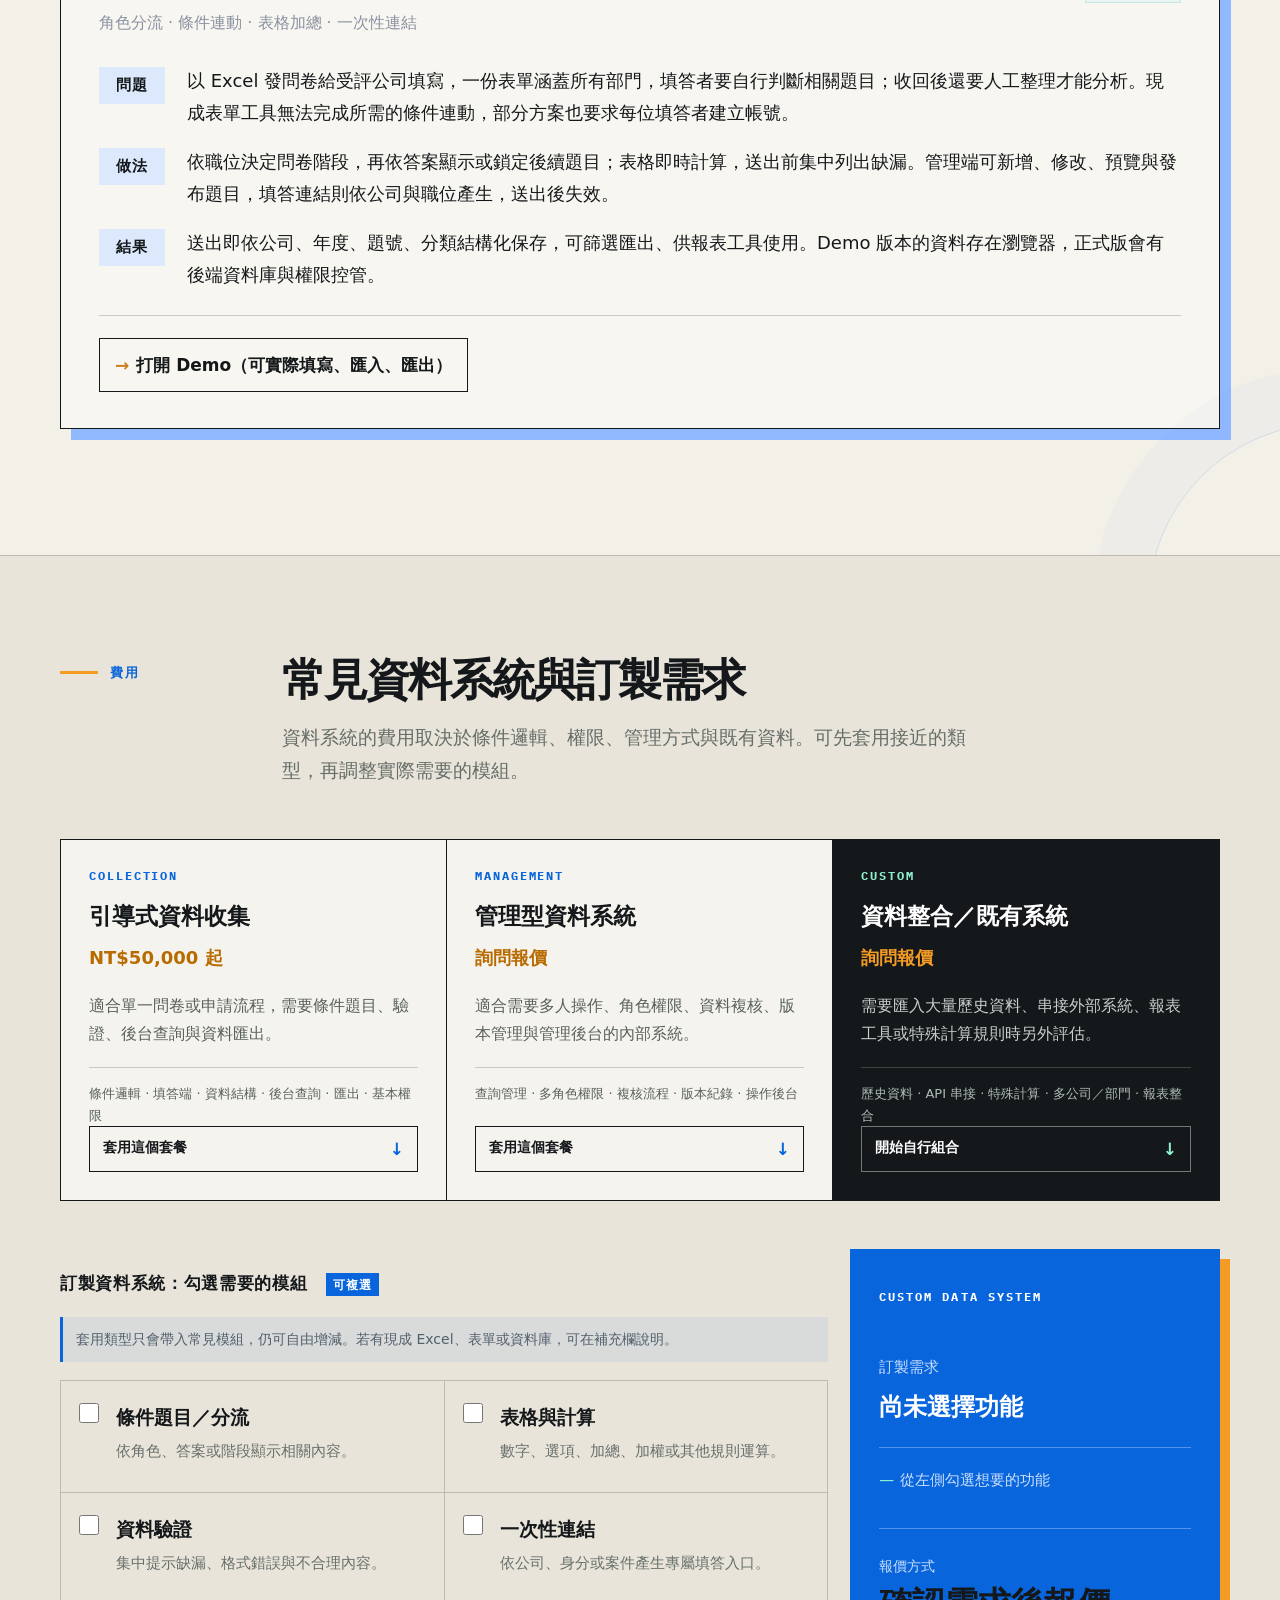
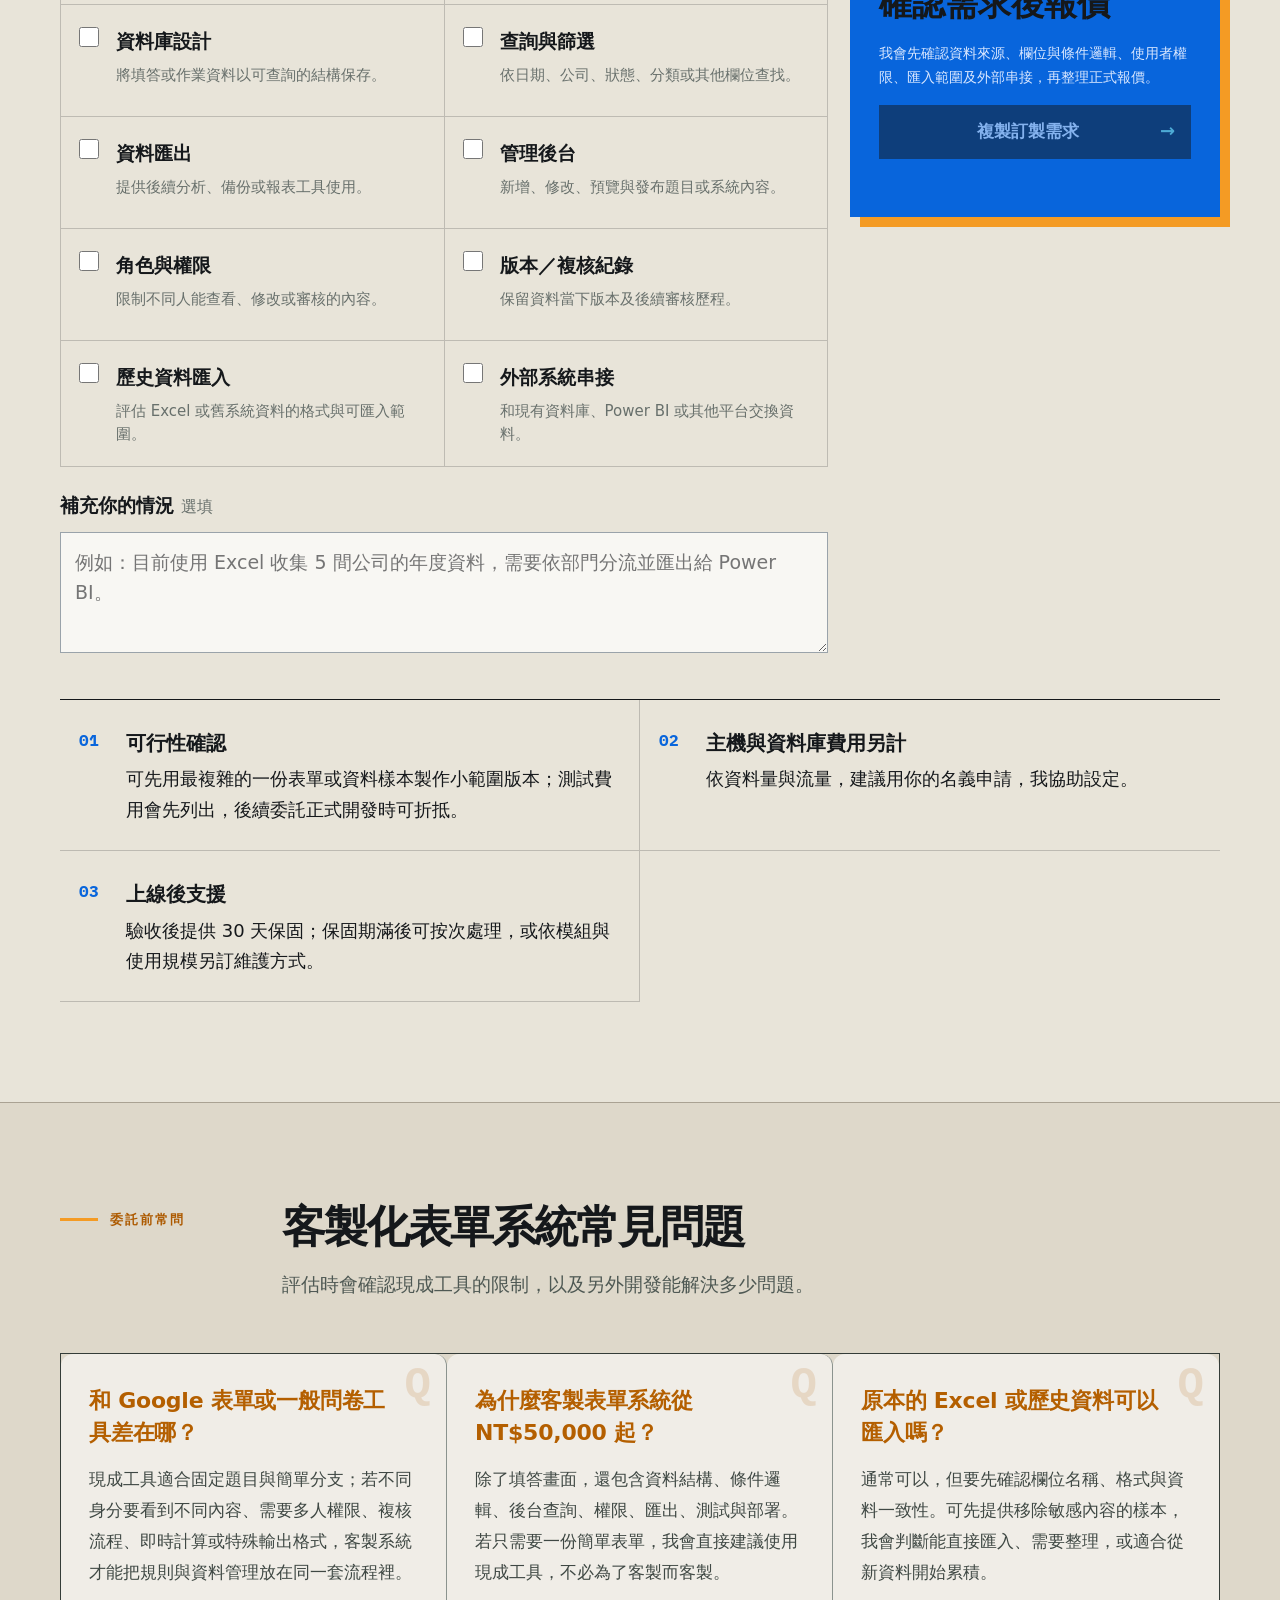
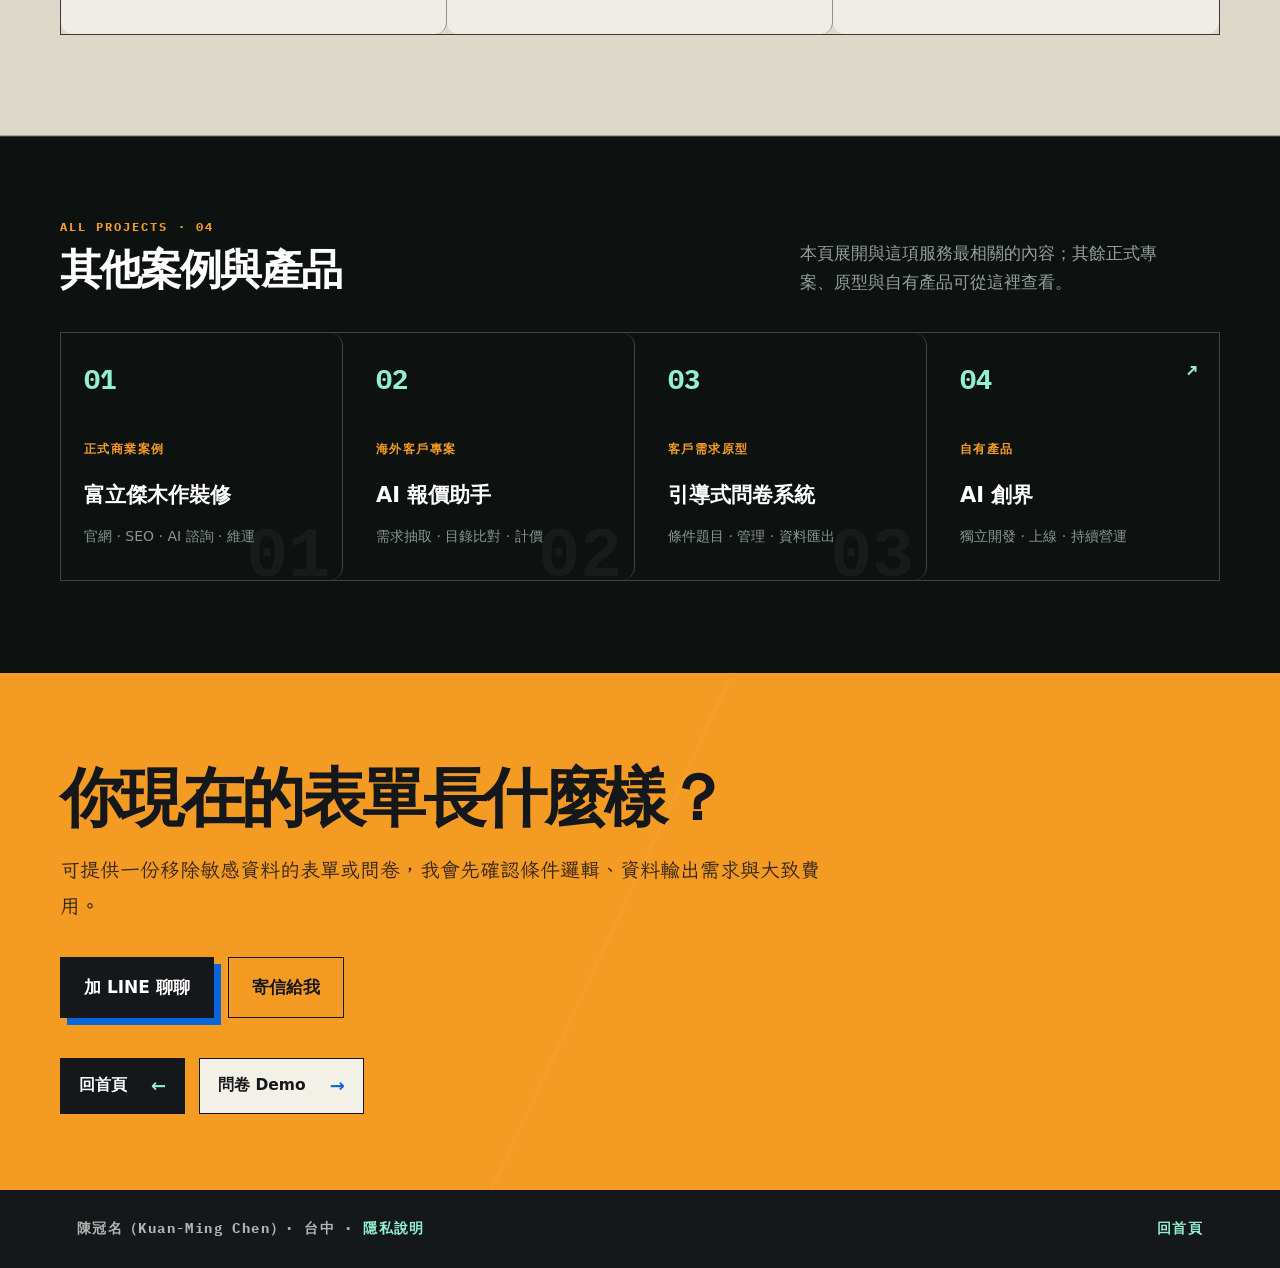
<file: service-form.html>
<!doctype html>
<html lang="zh-Hant">
<head>
<meta charset="utf-8">
<meta name="viewport" content="width=device-width, initial-scale=1">
<title>客製化表單／問卷系統開發｜條件題目與資料匯出｜AI 創界</title>
<meta name="description" content="客製化表單與問卷系統開發，支援條件題目、權限、資料查詢、篩選與匯出。適合現成表單工具無法處理的流程，附 Demo，NT$50,000 起。">
<meta name="theme-color" content="#0d0f14">
<link rel="canonical" href="https://service.aicreateaworld.com/service-form.html">
<meta property="og:type" content="website">
<meta property="og:locale" content="zh_TW">
<meta property="og:site_name" content="AI 創界｜接案服務">
<meta property="og:title" content="客製化表單／問卷系統開發｜條件題目與資料匯出">
<meta property="og:description" content="依身分與答案顯示相關題目，送出後可直接查詢、篩選與匯出。起價 NT$50,000。">
<meta property="og:url" content="https://service.aicreateaworld.com/service-form.html">
<meta property="og:image" content="https://service.aicreateaworld.com/og-preview.jpg">
<meta name="twitter:card" content="summary_large_image">
<link rel="icon" href="aicreate-icon.png">
<link rel="stylesheet" href="style.css">
<link rel="stylesheet" href="site-shell.css">
<link rel="stylesheet" href="service-v2.css">
<script type="application/ld+json">
{
  "@context": "https://schema.org",
  "@type": "Service",
  "@id": "https://service.aicreateaworld.com/service-form.html#service",
  "name": "客製化表單、問卷與資料系統",
  "url": "https://service.aicreateaworld.com/service-form.html",
  "description": "依填答者身分與答案顯示相關題目，送出後可查詢、篩選、匯出或串接報表工具。",
  "provider": { "@id": "https://service.aicreateaworld.com/#organization" },
  "areaServed": { "@type": "Country", "name": "台灣" },
  "offers": {
    "@type": "Offer",
    "price": "50000",
    "priceCurrency": "TWD",
    "description": "起價，實際費用依需求評估"
  }
}
</script>
<script type="text/javascript">
  (function(c,l,a,r,i,t,y){
    c[a]=c[a]||function(){(c[a].q=c[a].q||[]).push(arguments)};
    t=l.createElement(r);t.async=1;t.src="https://www.clarity.ms/tag/"+i;
    y=l.getElementsByTagName(r)[0];y.parentNode.insertBefore(t,y);
  })(window, document, "clarity", "script", "xpzesodivu");
</script>
</head>
<body class="detail-page detail-data">
<a class="skip-link" href="#detail-main">跳到主要內容</a>
<div class="cursor-dot" aria-hidden="true"></div>
<div class="cursor-ring" aria-hidden="true"></div>
<header class="v2-nav detail-nav" aria-label="主要導覽">
  <a class="v2-brand" href="index.html" aria-label="AI 創界首頁">
    <img src="aicreate-icon.png" alt="" width="48" height="48">
    <span><b>AI 創界</b><small>AI CREATE A WORLD</small></span>
  </a>
  <nav>
    <a href="service-web.html">網站製作</a>
    <a href="service-ai-kefu.html">AI 客服</a>
    <a href="service-n8n.html">流程自動化</a>
    <a href="service-form.html" aria-current="page">資料系統</a>
    <a href="service-quote.html">AI 報價</a>
    <a href="why-not-diy.html">原型與上線</a>
      <a class="lang-switch" href="en/index.html#service-data" lang="en" hreflang="en">EN</a>
  </nav>
    <a class="mobile-lang-switch" href="en/index.html#service-data" lang="en" hreflang="en" aria-label="English version">EN</a>
    <a class="nav-talk" href="#contact"><span>台中 · 遠端服務</span>聊聊需求 <b>↗</b></a>
</header>

<main id="detail-main">

<div class="hero sub">
  <div class="narrow service-hero-layout">
    <div class="service-hero-copy"><span class="eyebrow rv"><i></i>服務項目 04</span>
      <h1 class="rv">表單 / 問卷 / <em>資料系統</em></h1>
      <span class="price-tag rv">起價 NT$50,000</span>
      <p class="lede rv">依填答者的身分與答案顯示不同題目，送出後的資料可直接查詢、篩選、匯出，省去逐份整理 Excel 的時間。</p>
      <a class="cta rv" href="https://service.aicreateaworld.com/survey-system-demo/">開啟問卷 Demo</a>
    </div>
    <div class="service-ui form-ui rv" aria-hidden="true">
      <div class="form-head"><span>年度資料問卷</span><b>03 / 06</b></div>
      <div class="form-progress"><i></i></div>
      <small class="form-label">依上一題答案顯示</small><strong>今年是否有新增營運據點？</strong>
      <div class="form-options"><span class="selected">有，繼續填寫</span><span>沒有</span></div>
      <div class="form-next">下一題 →</div>
    </div>
  </div>
</div>

<section class="blk">
  <div class="narrow">
    <div class="sec-head rv">
      <span class="sec-num">適合的狀況</span>
      <h2>現有表單開始不夠用時</h2>
    </div>
    <ul class="plist">
      <li class="rv"><span><b>用 Excel 發問卷，收回來格式都不一樣</b>有人多打一欄、有人整段空白、有人改了欄位順序，你得一份一份對。</span></li>
      <li class="rv"><span><b>一份表單塞了所有部門的題目</b>填的人得自己判斷哪些要跳過，結果常常填錯或漏填，你還得回頭追。</span></li>
      <li class="rv"><span><b>收回後還要重新整理</b>資料分散在多個檔案，必須先統一欄位與格式才能製作報表。</span></li>
      <li class="rv"><span><b>用現成表單工具，但邏輯做不出來</b>條件顯示做得很淺，表格、加總、跨題連動這些一碰就卡住。</span></li>
      <li class="rv"><span><b>要為每個填答者開帳號</b>對方公司一多，光是帳號管理就佔掉大半時間，而且還要付授權費。</span></li>
    </ul>
  </div>
</section>

<section class="blk tint">
  <div class="narrow">
    <div class="sec-head rv">
      <span class="sec-num">內容</span>
      <h2>系統包含哪些功能</h2>
    </div>
    <div class="two">
      <div class="panel rv">
        <h3>依身分決定看到什麼</h3>
        <p>例如財務只看到財務題目，環安只看到環安題目。同一份問卷可依角色顯示不同內容。</p>
      </div>
      <div class="panel rv">
        <h3>依前面的答案往下展開</h3>
        <p>前一題答「有」才顯示後續題目；答「無」則略過該區段，隱藏的題目不會被列為必填。</p>
      </div>
      <div class="panel rv">
        <h3>表格與即時加總</h3>
        <p>類似 Excel 的表格輸入，欄位可以是數字、下拉、文字。合計即時算，被條件排除的那幾列自動不計入。</p>
      </div>
      <div class="panel rv">
        <h3>送出前集中檢查</h3>
        <p>送出時一次列出缺漏題目並提供定位；因條件而隱藏或鎖定的欄位不納入檢查。</p>
      </div>
      <div class="panel rv">
        <h3>一次性連結，免開帳號</h3>
        <p>依公司與職位產生專屬連結，對方點開即可填寫，送出後連結失效。不需為每位填答者建立帳號或購買帳號授權。</p>
      </div>
      <div class="panel rv">
        <h3>資料可直接查詢與匯出</h3>
        <p>資料依公司、年度、題號與分類存進資料庫，可篩選、匯出 CSV，或串接 Power BI 等報表工具。</p>
      </div>
      <div class="panel rv">
        <h3>後台維護題目</h3>
        <p>可新增或修改題目、選項、順序與必填設定，預覽確認後再發布。</p>
      </div>
      <div class="panel rv">
        <h3>題庫版本控管</h3>
        <p>答案會保留填答當下的問卷版本，日後修改題目時不會改動既有紀錄。</p>
      </div>
    </div>

    <div class="callout rv">
      <b>歷史資料匯入：</b>格式一致的 Excel 可以批次匯入；欄位名稱、順序或內容格式差異較大時，需要先整理並人工確認。我會先抽樣檢查檔案，再估算可匯入的範圍與整理成本。
    </div>
  </div>
</section>

<section class="blk" id="case-survey">
  <div class="narrow">
    <div class="sec-head rv">
      <span class="sec-num">案例</span>
      <h2>引導式問卷系統</h2>
    </div>
    <div class="case rv">
      <div class="case-banner"><img src="case-survey-editorial.jpg" alt="問卷與資料分類工作桌" width="900" height="1200" loading="lazy"></div>
      <div class="case-top">
        <div>
          <h3>為永續顧問公司開發的問卷與資料蒐集原型</h3>
          <div class="tags">角色分流 · 條件連動 · 表格加總 · 一次性連結</div>
        </div>
        <span class="chip">可直接操作</span>
      </div>
      <div class="pair"><span class="k">問題</span><p class="v">以 Excel 發問卷給受評公司填寫，一份表單涵蓋所有部門，填答者要自行判斷相關題目；收回後還要人工整理才能分析。現成表單工具無法完成所需的條件連動，部分方案也要求每位填答者建立帳號。</p></div>
      <div class="pair"><span class="k">做法</span><p class="v">依職位決定問卷階段，再依答案顯示或鎖定後續題目；表格即時計算，送出前集中列出缺漏。管理端可新增、修改、預覽與發布題目，填答連結則依公司與職位產生，送出後失效。</p></div>
      <div class="pair"><span class="k">結果</span><p class="v">送出即依公司、年度、題號、分類結構化保存，可篩選匯出、供報表工具使用。Demo 版本的資料存在瀏覽器，正式版會有後端資料庫與權限控管。</p></div>
      <div class="demo-row">
        <a class="dbtn" href="https://service.aicreateaworld.com/survey-system-demo/"><span>→</span> 打開 Demo（可實際填寫、匯入、匯出）</a>
      </div>
    </div>
  </div>
</section>

<section class="blk tint ai-pricing-section" id="estimate">
  <div class="narrow">
    <div class="sec-head rv">
      <span class="sec-num">費用</span><h2>常見資料系統與訂製需求</h2>
      <p>資料系統的費用取決於條件邏輯、權限、管理方式與既有資料。可先套用接近的類型，再調整實際需要的模組。</p>
    </div>
    <div class="ai-starting-grid rv" aria-label="資料系統常見類型">
      <article class="ai-starting-card">
        <small>COLLECTION</small><h3>引導式資料收集</h3><strong>NT$50,000 起</strong>
        <p>適合單一問卷或申請流程，需要條件題目、驗證、後台查詢與資料匯出。</p>
        <span>條件邏輯 · 填答端 · 資料結構 · 後台查詢 · 匯出 · 基本權限</span>
        <button class="service-package-apply" type="button" data-package="引導式資料收集" data-preset="conditional,validation,database,search,export,permissions">套用這個套餐 <b>↓</b></button>
      </article>
      <article class="ai-starting-card">
        <small>MANAGEMENT</small><h3>管理型資料系統</h3><strong>詢問報價</strong>
        <p>適合需要多人操作、角色權限、資料複核、版本管理與管理後台的內部系統。</p>
        <span>查詢管理 · 多角色權限 · 複核流程 · 版本紀錄 · 操作後台</span>
        <button class="service-package-apply" type="button" data-package="管理型資料系統" data-preset="database,search,export,admin,permissions,versioning">套用這個套餐 <b>↓</b></button>
      </article>
      <article class="ai-starting-card custom">
        <small>CUSTOM</small><h3>資料整合／既有系統</h3><strong>詢問報價</strong>
        <p>需要匯入大量歷史資料、串接外部系統、報表工具或特殊計算規則時另外評估。</p>
        <span>歷史資料 · API 串接 · 特殊計算 · 多公司／部門 · 報表整合</span>
        <button class="service-package-apply" type="button" data-package="訂製資料系統">開始自行組合 <b>↓</b></button>
      </article>
    </div>

    <div class="ai-requirement-builder service-requirement-builder rv" data-service="資料收集與管理系統">
      <fieldset class="ai-features">
        <legend tabindex="-1">訂製資料系統：勾選需要的模組 <small>可複選</small></legend>
        <p class="ai-features-help">套用類型只會帶入常見模組，仍可自由增減。若有現成 Excel、表單或資料庫，可在補充欄說明。</p>
        <div class="ai-feature-grid">
          <label><input type="checkbox" value="conditional" data-name="依身分或答案顯示不同題目"><span><b>條件題目／分流</b><small>依角色、答案或階段顯示相關內容。</small></span></label>
          <label><input type="checkbox" value="calculation" data-name="加入表格輸入與即時計算"><span><b>表格與計算</b><small>數字、選項、加總、加權或其他規則運算。</small></span></label>
          <label><input type="checkbox" value="validation" data-name="送出前檢查必填與資料格式"><span><b>資料驗證</b><small>集中提示缺漏、格式錯誤與不合理內容。</small></span></label>
          <label><input type="checkbox" value="links" data-name="產生免登入的一次性填答連結"><span><b>一次性連結</b><small>依公司、身分或案件產生專屬填答入口。</small></span></label>
          <label><input type="checkbox" value="database" data-name="建立結構化資料庫"><span><b>資料庫設計</b><small>將填答或作業資料以可查詢的結構保存。</small></span></label>
          <label><input type="checkbox" value="search" data-name="加入後台查詢、篩選與排序"><span><b>查詢與篩選</b><small>依日期、公司、狀態、分類或其他欄位查找。</small></span></label>
          <label><input type="checkbox" value="export" data-name="匯出 CSV、Excel 或報表資料"><span><b>資料匯出</b><small>提供後續分析、備份或報表工具使用。</small></span></label>
          <label><input type="checkbox" value="admin" data-name="加入可維護內容的管理後台"><span><b>管理後台</b><small>新增、修改、預覽與發布題目或系統內容。</small></span></label>
          <label><input type="checkbox" value="permissions" data-name="設定使用者角色與操作權限"><span><b>角色與權限</b><small>限制不同人能查看、修改或審核的內容。</small></span></label>
          <label><input type="checkbox" value="versioning" data-name="保留版本、複核與操作紀錄"><span><b>版本／複核紀錄</b><small>保留資料當下版本及後續審核歷程。</small></span></label>
          <label><input type="checkbox" value="import" data-name="整理並匯入歷史資料"><span><b>歷史資料匯入</b><small>評估 Excel 或舊系統資料的格式與可匯入範圍。</small></span></label>
          <label><input type="checkbox" value="integration" data-name="串接 API、報表或既有系統"><span><b>外部系統串接</b><small>和現有資料庫、Power BI 或其他平台交換資料。</small></span></label>
        </div>
        <label class="ai-requirement-note"><span>補充你的情況 <small>選填</small></span><textarea class="service-requirement-note" rows="3" placeholder="例如：目前使用 Excel 收集 5 間公司的年度資料，需要依部門分流並匯出給 Power BI。"></textarea></label>
      </fieldset>
      <aside class="ai-estimate-result" aria-live="polite">
        <small>CUSTOM DATA SYSTEM</small><p>訂製需求</p><h3 class="service-requirement-title">尚未選擇功能</h3>
        <ul class="service-requirement-items"><li class="is-empty">從左側勾選想要的模組</li></ul>
        <span>報價方式</span><strong class="ai-quote-method">確認需求後報價</strong>
        <p class="ai-estimate-note">我會先確認資料來源、欄位與條件邏輯、使用者權限、匯入範圍及外部串接，再整理正式報價。</p>
        <button class="ai-estimate-copy service-requirement-copy" type="button" disabled>複製訂製需求 <b>→</b></button>
        <span class="ai-estimate-status service-requirement-status" role="status"></span>
      </aside>
    </div>
    <ul class="plist ai-price-notes">
      <li class="rv"><span><b>可行性確認</b>可先用最複雜的一份表單或資料樣本製作小範圍版本；測試費用會先列出，後續委託正式開發時可折抵。</span></li>
      <li class="rv"><span><b>主機與資料庫費用另計</b>依資料量與流量，建議用你的名義申請，我協助設定。</span></li>
      <li class="rv"><span><b>上線後支援</b>驗收後提供 30 天保固；保固期滿後可按次處理，或依模組與使用規模另訂維護方式。</span></li>
    </ul>
  </div>
</section>

<section class="blk answer-section">
  <div class="narrow">
    <div class="sec-head rv">
      <span class="sec-num">委託前常問</span>
      <h2>客製化表單系統常見問題</h2>
      <p>評估時會確認現成工具的限制，以及另外開發能解決多少問題。</p>
    </div>
    <div class="answer-grid">
      <article class="answer-card rv">
        <h3>和 Google 表單或一般問卷工具差在哪？</h3>
        <p>現成工具適合固定題目與簡單分支；若不同身分要看到不同內容、需要多人權限、複核流程、即時計算或特殊輸出格式，客製系統才能把規則與資料管理放在同一套流程裡。</p>
      </article>
      <article class="answer-card rv">
        <h3>為什麼客製表單系統從 NT$50,000 起？</h3>
        <p>除了填答畫面，還包含資料結構、條件邏輯、後台查詢、權限、匯出、測試與部署。若只需要一份簡單表單，我會直接建議使用現成工具，不必為了客製而客製。</p>
      </article>
      <article class="answer-card rv">
        <h3>原本的 Excel 或歷史資料可以匯入嗎？</h3>
        <p>通常可以，但要先確認欄位名稱、格式與資料一致性。可先提供移除敏感內容的樣本，我會判斷能直接匯入、需要整理，或適合從新資料開始累積。</p>
      </article>
    </div>
  </div>
</section>

<section class="work-index">
  <div class="wrap">
    <div class="work-index-head"><div><span>ALL PROJECTS · 04</span><h2>其他案例與產品</h2></div><p>本頁展開與這項服務最相關的內容；其餘正式專案、原型與自有產品可從這裡查看。</p></div>
    <div class="work-mini-grid">
      <a class="work-mini" data-no="01" href="service-web.html#case-fulijie"><small>正式商業案例</small><b>富立傑木作裝修</b><span>官網 · SEO · AI 諮詢 · 維運</span></a>
      <a class="work-mini" data-no="02" href="service-quote.html#case-quote"><small>海外客戶專案</small><b>AI 報價助手</b><span>需求抽取 · 目錄比對 · 計價</span></a>
      <a class="work-mini" data-no="03" href="service-form.html#case-survey"><small>客戶需求原型</small><b>引導式問卷系統</b><span>條件題目 · 管理 · 資料匯出</span></a>
      <a class="work-mini" data-no="04" href="https://aicreateaworld.com/" target="_blank" rel="noopener"><small>自有產品</small><b>AI 創界</b><span>獨立開發 · 上線 · 持續營運</span></a>
    </div>
  </div>
</section>

<div class="contact-sec" id="contact">
  <div class="narrow">
    <div class="contact-box rv">
      <h2>你現在的表單長什麼樣？</h2>
      <p>可提供一份移除敏感資料的表單或問卷，我會先確認條件邏輯、資料輸出需求與大致費用。</p>
      <div class="cta-pair">
        <a class="cta-line" href="https://line.me/ti/p/~0989285996">加 LINE 聊聊</a>
        <a class="cta" href="mailto:zxc02621948@gmail.com?subject=%E8%A1%A8%E5%96%AE%E8%B3%87%E6%96%99%E7%B3%BB%E7%B5%B1%E8%A9%A2%E5%95%8F">寄信給我</a>
      </div>
      <div class="links">
        <a href="index.html">回首頁</a>
        <a href="https://service.aicreateaworld.com/survey-system-demo/">問卷 Demo</a>
      </div>
    </div>
  </div>
</div>
</main>

<footer><span>陳冠名（Kuan-Ming Chen）· 台中 · <a href="privacy.html">隱私說明</a></span><a href="index.html">回首頁</a></footer>

<script src="site-shell.js"></script>
<script src="reveal.js"></script>
<script src="service-requirements.js"></script>
</body>
</html>
</file>
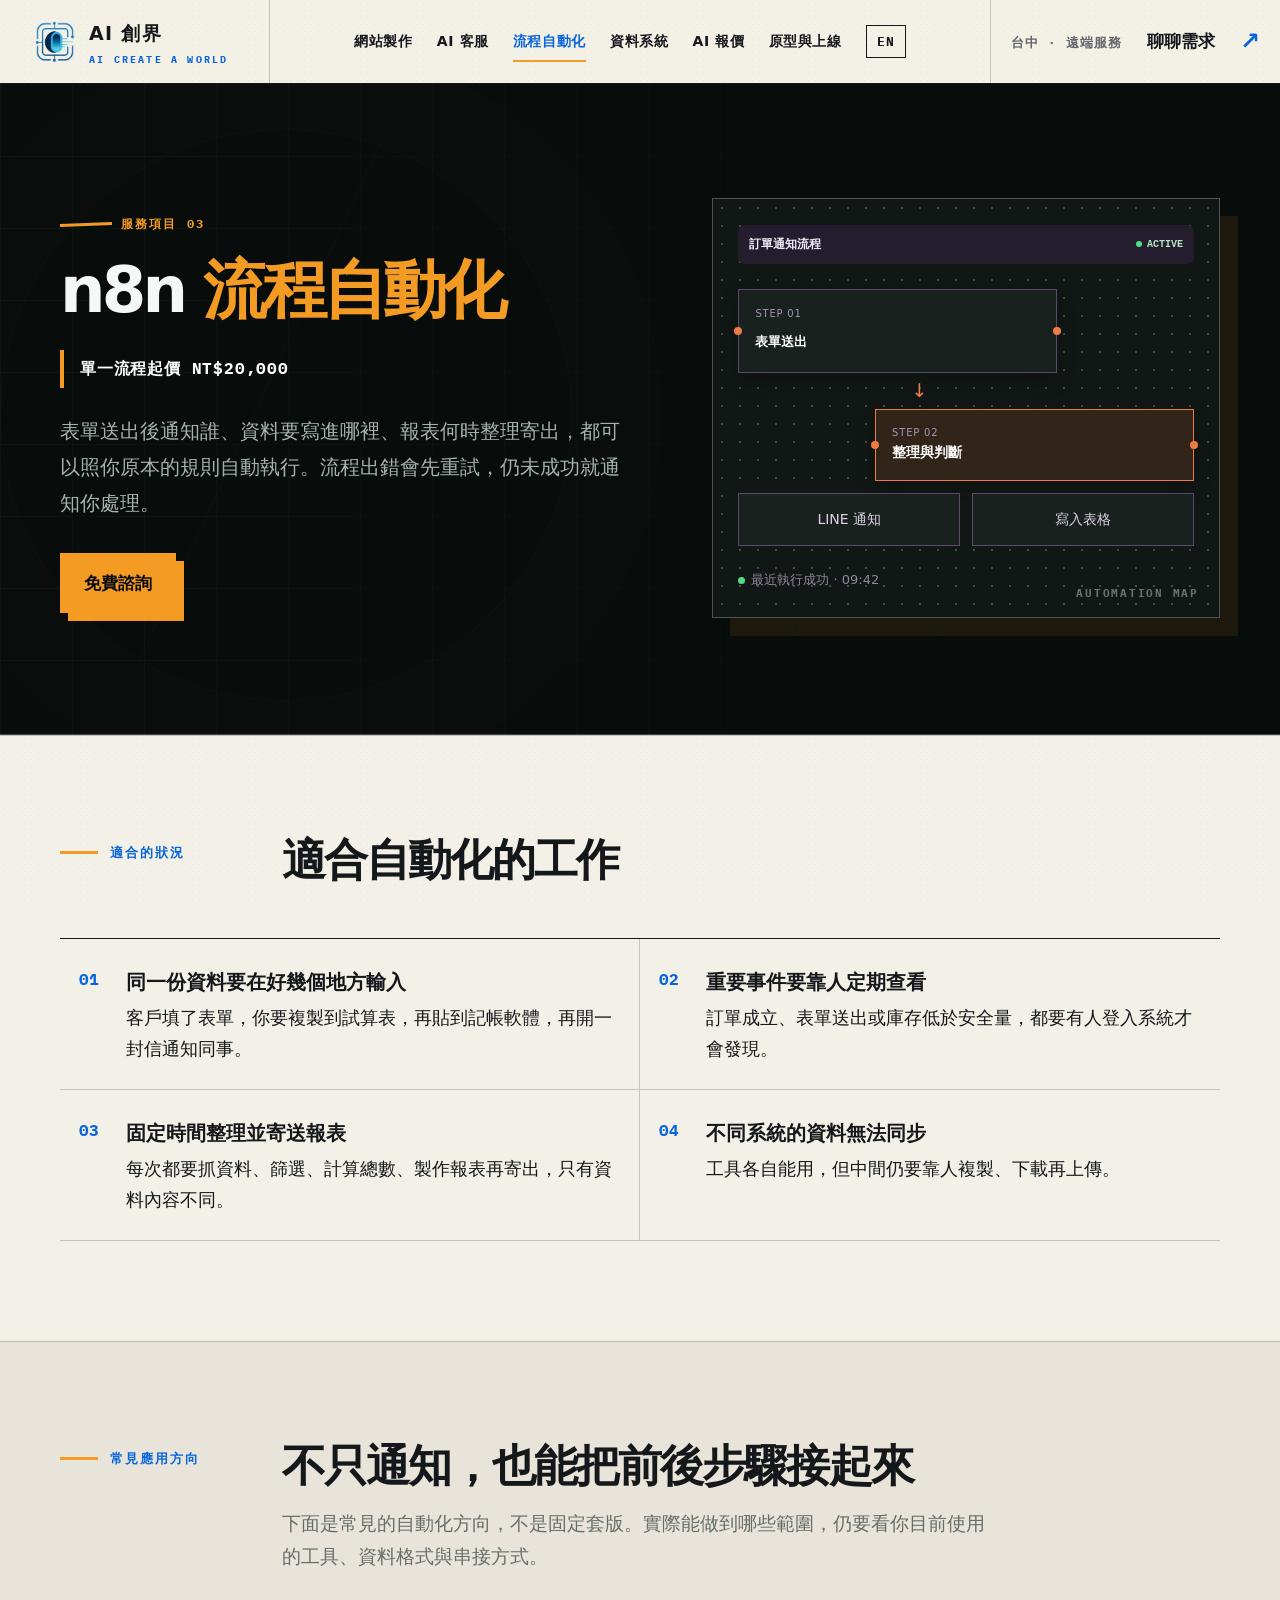
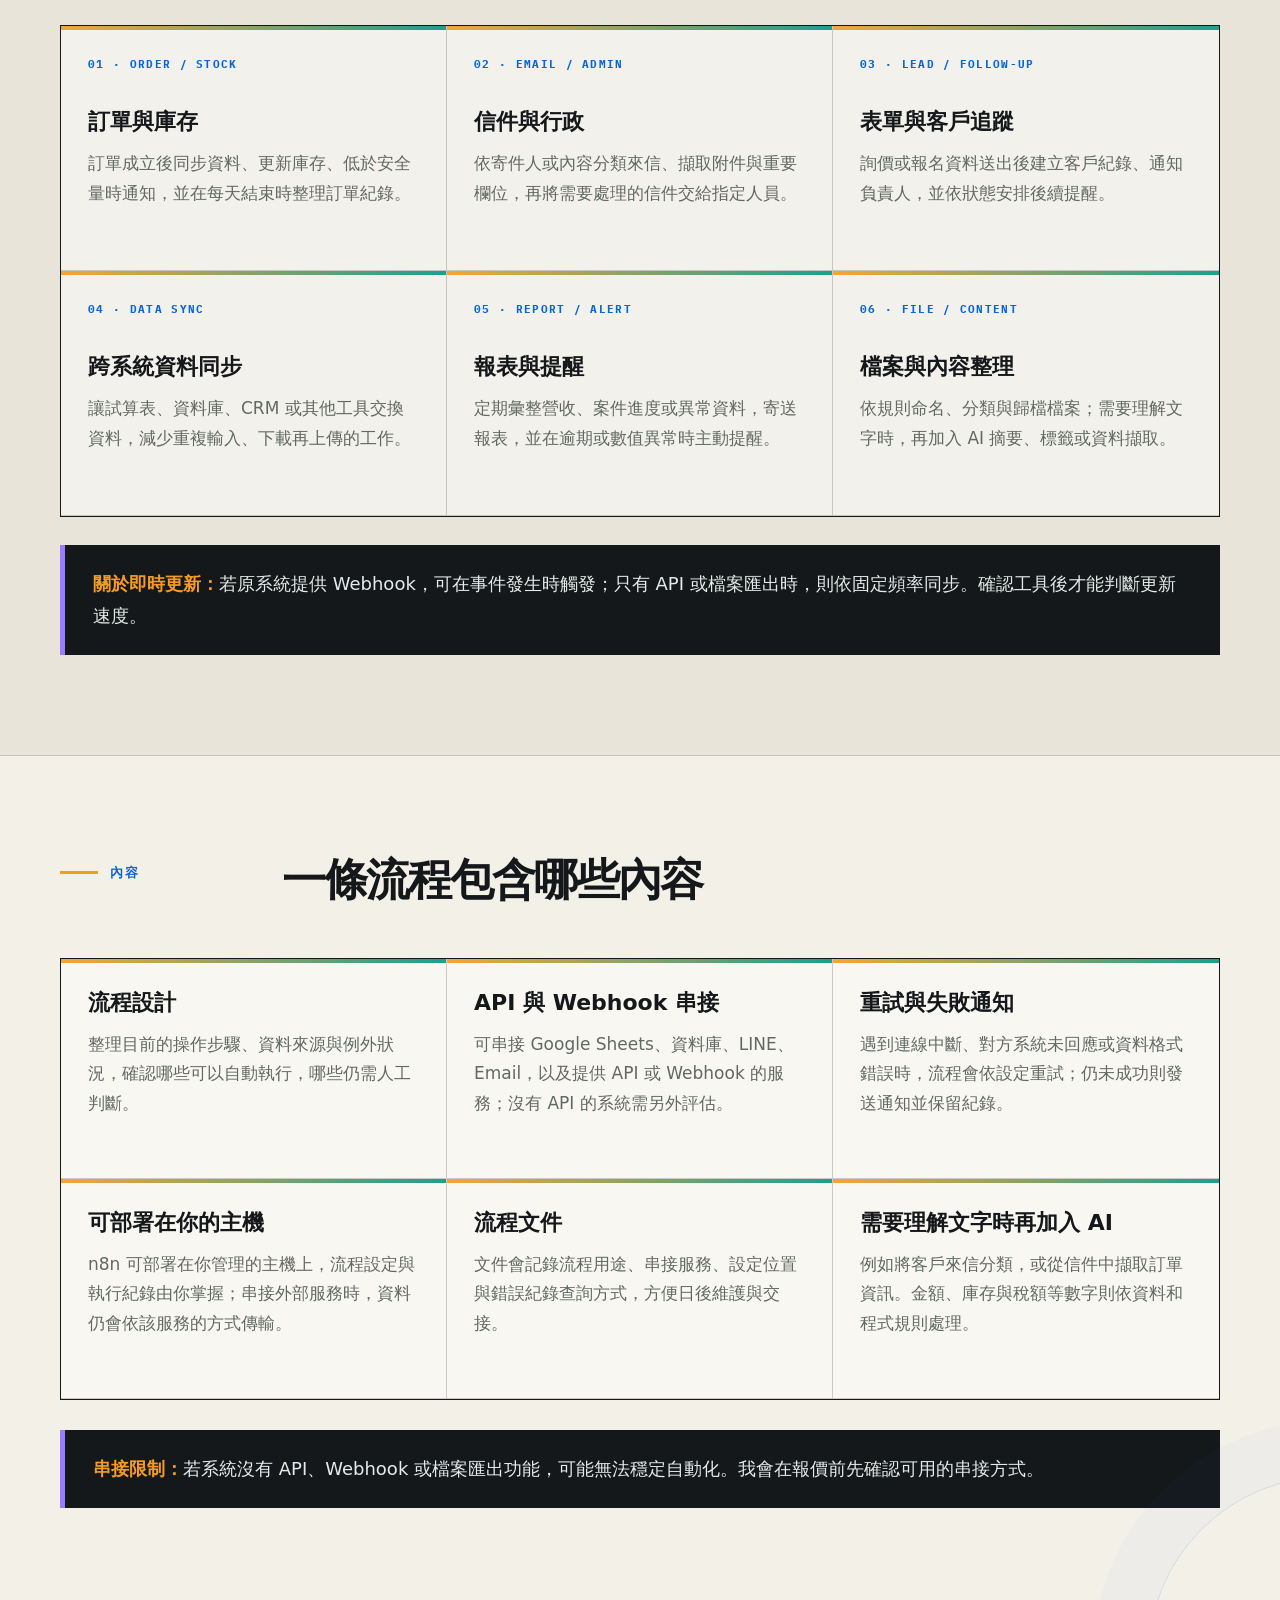
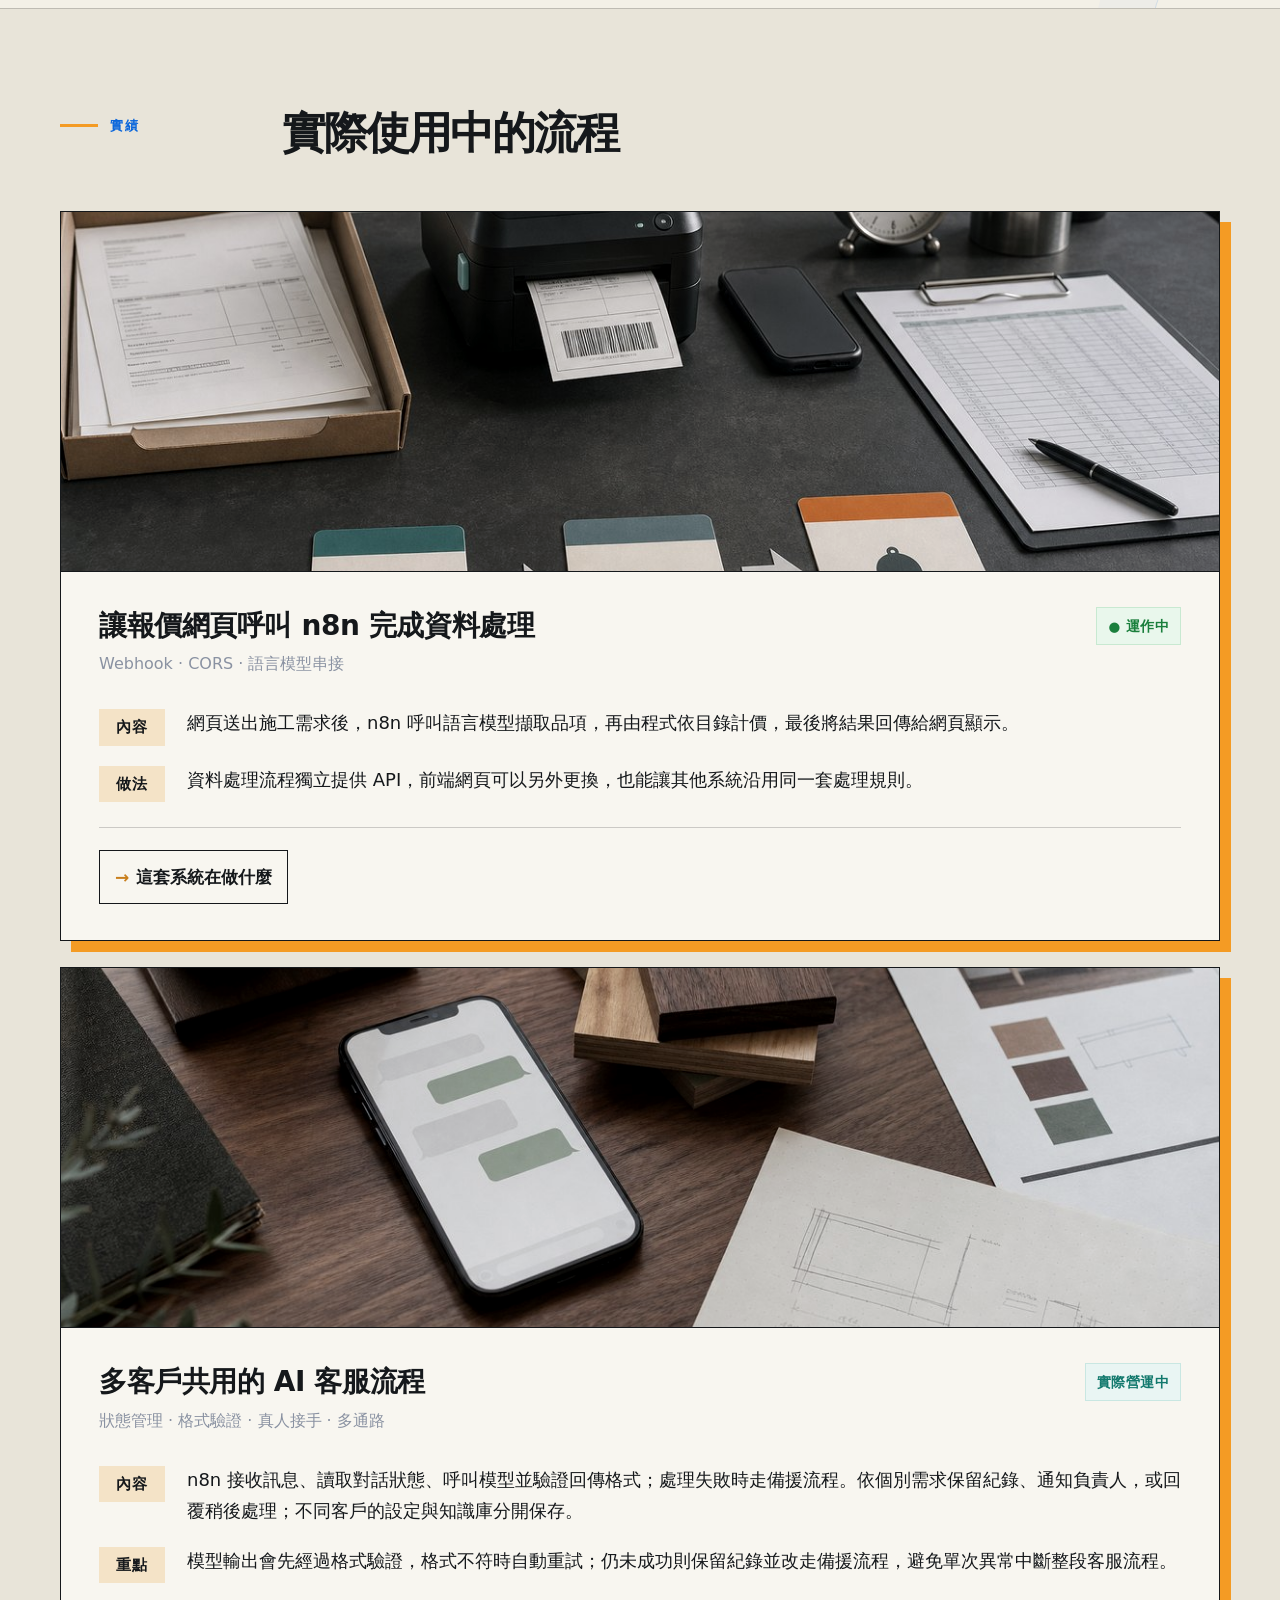
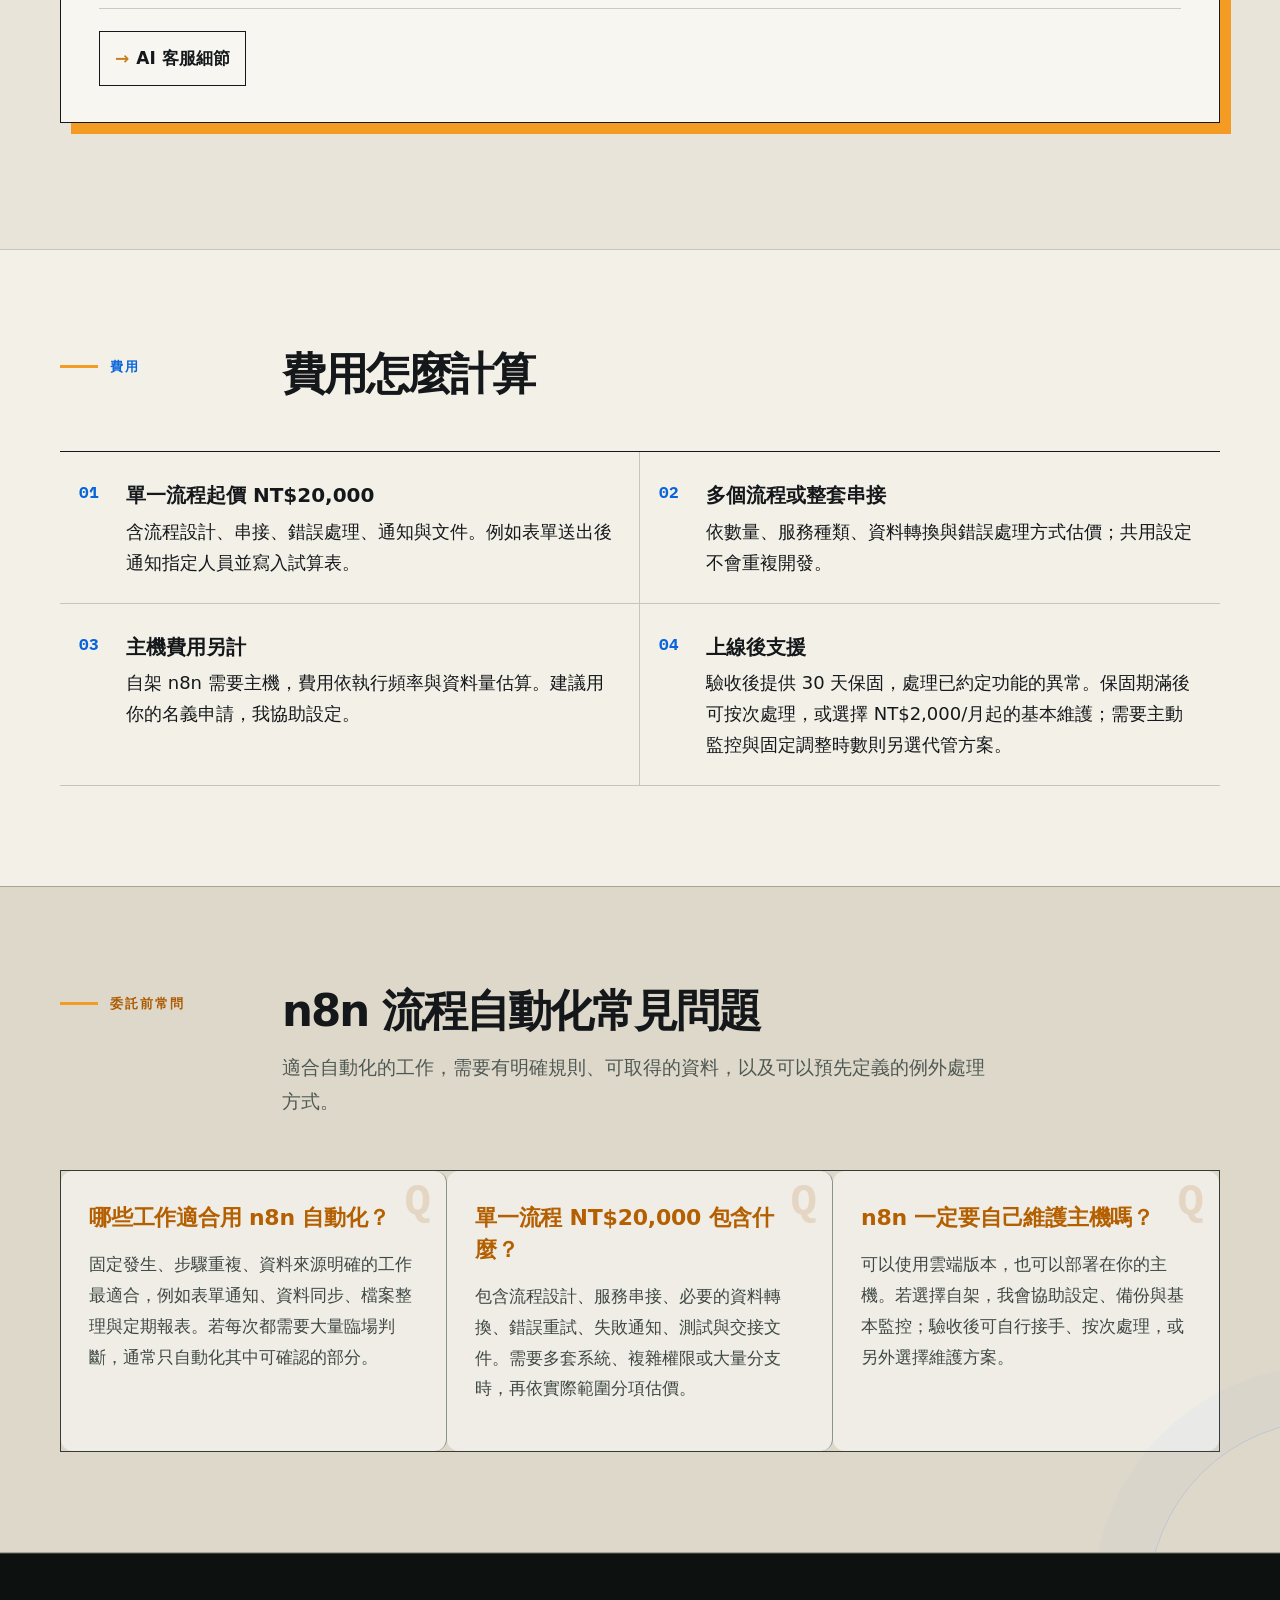
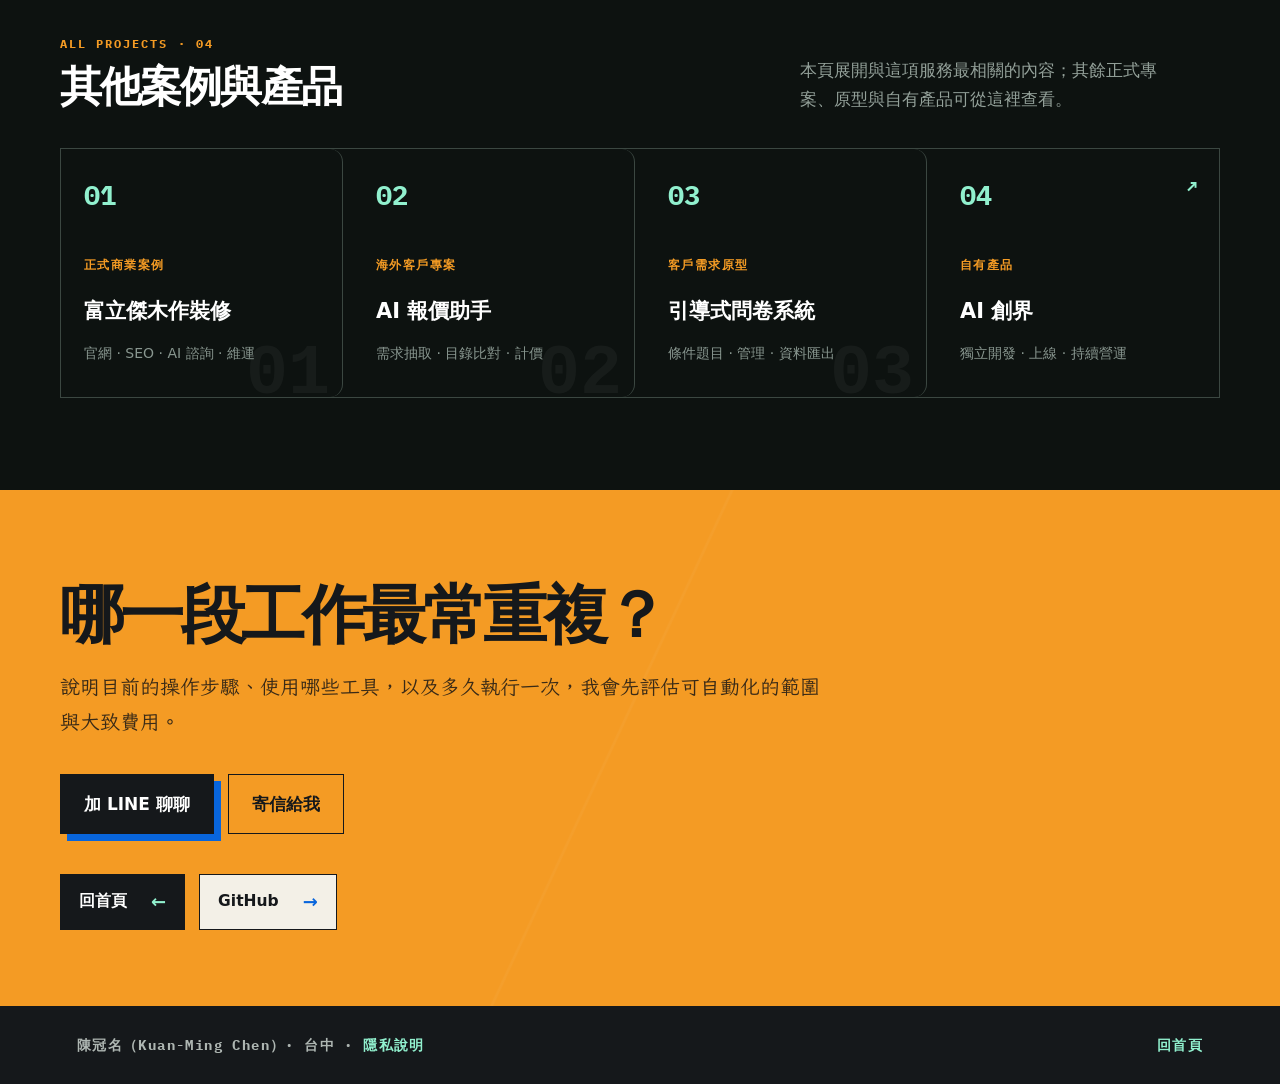
<file: service-n8n.html>
<!doctype html>
<html lang="zh-Hant">
<head>
<meta charset="utf-8">
<meta name="viewport" content="width=device-width, initial-scale=1">
<title>n8n 流程自動化建置｜API 串接與資料同步｜AI 創界</title>
<meta name="description" content="n8n 流程自動化與系統串接，處理訂單庫存、信件分類、客戶追蹤、資料同步、定期報表、API 與 Webhook。單一流程 NT$20,000 起。">
<meta name="theme-color" content="#0d0f14">
<link rel="canonical" href="https://service.aicreateaworld.com/service-n8n.html">
<meta property="og:type" content="website">
<meta property="og:locale" content="zh_TW">
<meta property="og:site_name" content="AI 創界｜接案服務">
<meta property="og:title" content="n8n 流程自動化建置｜API 串接與資料同步">
<meta property="og:description" content="串接訂單庫存、信件、表單、報表與既有系統，減少重複輸入與人工查看。單一流程起價 NT$20,000。">
<meta property="og:url" content="https://service.aicreateaworld.com/service-n8n.html">
<meta property="og:image" content="https://service.aicreateaworld.com/og-preview.jpg">
<meta name="twitter:card" content="summary_large_image">
<link rel="icon" href="aicreate-icon.png">
<link rel="stylesheet" href="style.css">
<link rel="stylesheet" href="site-shell.css">
<link rel="stylesheet" href="service-v2.css">
<script type="application/ld+json">
{
  "@context": "https://schema.org",
  "@type": "Service",
  "@id": "https://service.aicreateaworld.com/service-n8n.html#service",
  "name": "n8n 流程自動化",
  "url": "https://service.aicreateaworld.com/service-n8n.html",
  "description": "使用 n8n 處理訂單庫存、信件分類、表單通知、資料同步、定期報表與系統串接，包含錯誤重試、失敗通知與交接文件。",
  "provider": { "@id": "https://service.aicreateaworld.com/#organization" },
  "areaServed": { "@type": "Country", "name": "台灣" },
  "offers": {
    "@type": "Offer",
    "price": "20000",
    "priceCurrency": "TWD",
    "description": "單一流程起價，實際費用依需求評估"
  }
}
</script>
<script type="text/javascript">
  (function(c,l,a,r,i,t,y){
    c[a]=c[a]||function(){(c[a].q=c[a].q||[]).push(arguments)};
    t=l.createElement(r);t.async=1;t.src="https://www.clarity.ms/tag/"+i;
    y=l.getElementsByTagName(r)[0];y.parentNode.insertBefore(t,y);
  })(window, document, "clarity", "script", "xpzesodivu");
</script>
</head>
<body class="detail-page detail-flow">
<a class="skip-link" href="#detail-main">跳到主要內容</a>
<div class="cursor-dot" aria-hidden="true"></div>
<div class="cursor-ring" aria-hidden="true"></div>
<header class="v2-nav detail-nav" aria-label="主要導覽">
  <a class="v2-brand" href="index.html" aria-label="AI 創界首頁">
    <img src="aicreate-icon.png" alt="" width="48" height="48">
    <span><b>AI 創界</b><small>AI CREATE A WORLD</small></span>
  </a>
  <nav>
    <a href="service-web.html">網站製作</a>
    <a href="service-ai-kefu.html">AI 客服</a>
    <a href="service-n8n.html" aria-current="page">流程自動化</a>
    <a href="service-form.html">資料系統</a>
    <a href="service-quote.html">AI 報價</a>
    <a href="why-not-diy.html">原型與上線</a>
      <a class="lang-switch" href="en/index.html#service-automation" lang="en" hreflang="en">EN</a>
  </nav>
    <a class="mobile-lang-switch" href="en/index.html#service-automation" lang="en" hreflang="en" aria-label="English version">EN</a>
    <a class="nav-talk" href="#contact"><span>台中 · 遠端服務</span>聊聊需求 <b>↗</b></a>
</header>

<main id="detail-main">

<div class="hero sub">
  <div class="narrow service-hero-layout">
    <div class="service-hero-copy"><span class="eyebrow rv"><i></i>服務項目 03</span>
      <h1 class="rv">n8n <em>流程自動化</em></h1>
      <span class="price-tag rv">單一流程起價 NT$20,000</span>
      <p class="lede rv">表單送出後通知誰、資料要寫進哪裡、報表何時整理寄出，都可以照你原本的規則自動執行。流程出錯會先重試，仍未成功就通知你處理。</p>
        <a class="cta rv" href="#contact">免費諮詢</a>
    </div>
    <div class="service-ui flow-ui rv" aria-hidden="true">
      <div class="canvas-head"><b>訂單通知流程</b><span><i></i>ACTIVE</span></div>
      <div class="flow-node source"><small>STEP 01</small><b>表單送出</b></div><i class="flow-arrow">↓</i>
      <div class="flow-node core"><small>STEP 02</small><b>整理與判斷</b></div>
      <div class="flow-branches"><span>LINE 通知</span><span>寫入表格</span></div>
      <div class="flow-status"><i></i>最近執行成功 · 09:42</div>
    </div>
  </div>
</div>

<section class="blk">
  <div class="narrow">
    <div class="sec-head rv">
      <span class="sec-num">適合的狀況</span>
      <h2>適合自動化的工作</h2>
    </div>
    <ul class="plist">
      <li class="rv"><span><b>同一份資料要在好幾個地方輸入</b>客戶填了表單，你要複製到試算表，再貼到記帳軟體，再開一封信通知同事。</span></li>
      <li class="rv"><span><b>重要事件要靠人定期查看</b>訂單成立、表單送出或庫存低於安全量，都要有人登入系統才會發現。</span></li>
      <li class="rv"><span><b>固定時間整理並寄送報表</b>每次都要抓資料、篩選、計算總數、製作報表再寄出，只有資料內容不同。</span></li>
      <li class="rv"><span><b>不同系統的資料無法同步</b>工具各自能用，但中間仍要靠人複製、下載再上傳。</span></li>
    </ul>
  </div>
</section>

<section class="blk tint automation-directions">
  <div class="narrow">
    <div class="sec-head rv">
      <span class="sec-num">常見應用方向</span>
      <h2>不只通知，也能把前後步驟接起來</h2>
      <p>下面是常見的自動化方向，不是固定套版。實際能做到哪些範圍，仍要看你目前使用的工具、資料格式與串接方式。</p>
    </div>
    <div class="two direction-grid">
      <article class="panel rv">
        <small class="direction-code">01 · ORDER / STOCK</small>
        <h3>訂單與庫存</h3>
        <p>訂單成立後同步資料、更新庫存、低於安全量時通知，並在每天結束時整理訂單紀錄。</p>
      </article>
      <article class="panel rv">
        <small class="direction-code">02 · EMAIL / ADMIN</small>
        <h3>信件與行政</h3>
        <p>依寄件人或內容分類來信、擷取附件與重要欄位，再將需要處理的信件交給指定人員。</p>
      </article>
      <article class="panel rv">
        <small class="direction-code">03 · LEAD / FOLLOW-UP</small>
        <h3>表單與客戶追蹤</h3>
        <p>詢價或報名資料送出後建立客戶紀錄、通知負責人，並依狀態安排後續提醒。</p>
      </article>
      <article class="panel rv">
        <small class="direction-code">04 · DATA SYNC</small>
        <h3>跨系統資料同步</h3>
        <p>讓試算表、資料庫、CRM 或其他工具交換資料，減少重複輸入、下載再上傳的工作。</p>
      </article>
      <article class="panel rv">
        <small class="direction-code">05 · REPORT / ALERT</small>
        <h3>報表與提醒</h3>
        <p>定期彙整營收、案件進度或異常資料，寄送報表，並在逾期或數值異常時主動提醒。</p>
      </article>
      <article class="panel rv">
        <small class="direction-code">06 · FILE / CONTENT</small>
        <h3>檔案與內容整理</h3>
        <p>依規則命名、分類與歸檔檔案；需要理解文字時，再加入 AI 摘要、標籤或資料擷取。</p>
      </article>
    </div>
    <div class="callout rv">
      <b>關於即時更新：</b>若原系統提供 Webhook，可在事件發生時觸發；只有 API 或檔案匯出時，則依固定頻率同步。確認工具後才能判斷更新速度。
    </div>
  </div>
</section>

<section class="blk">
  <div class="narrow">
    <div class="sec-head rv">
      <span class="sec-num">內容</span>
      <h2>一條流程包含哪些內容</h2>
    </div>
    <div class="two">
      <div class="panel rv">
        <h3>流程設計</h3>
        <p>整理目前的操作步驟、資料來源與例外狀況，確認哪些可以自動執行，哪些仍需人工判斷。</p>
      </div>
      <div class="panel rv">
        <h3>API 與 Webhook 串接</h3>
        <p>可串接 Google Sheets、資料庫、LINE、Email，以及提供 API 或 Webhook 的服務；沒有 API 的系統需另外評估。</p>
      </div>
      <div class="panel rv">
        <h3>重試與失敗通知</h3>
        <p>遇到連線中斷、對方系統未回應或資料格式錯誤時，流程會依設定重試；仍未成功則發送通知並保留紀錄。</p>
      </div>
      <div class="panel rv">
        <h3>可部署在你的主機</h3>
        <p>n8n 可部署在你管理的主機上，流程設定與執行紀錄由你掌握；串接外部服務時，資料仍會依該服務的方式傳輸。</p>
      </div>
      <div class="panel rv">
        <h3>流程文件</h3>
        <p>文件會記錄流程用途、串接服務、設定位置與錯誤紀錄查詢方式，方便日後維護與交接。</p>
      </div>
      <div class="panel rv">
        <h3>需要理解文字時再加入 AI</h3>
        <p>例如將客戶來信分類，或從信件中擷取訂單資訊。金額、庫存與稅額等數字則依資料和程式規則處理。</p>
      </div>
    </div>

    <div class="callout rv">
      <b>串接限制：</b>若系統沒有 API、Webhook 或檔案匯出功能，可能無法穩定自動化。我會在報價前先確認可用的串接方式。
    </div>
  </div>
</section>

<section class="blk tint" id="automation-cases">
  <div class="narrow">
    <div class="sec-head rv">
      <span class="sec-num">實績</span>
      <h2>實際使用中的流程</h2>
    </div>

    <div class="case rv">
      <div class="case-banner"><img src="service-n8n-editorial.jpg" alt="訂單收件、標籤列印與通知流程" width="1200" height="720" loading="lazy"></div>
      <div class="case-top">
        <div>
          <h3>讓報價網頁呼叫 n8n 完成資料處理</h3>
          <div class="tags">Webhook · CORS · 語言模型串接</div>
        </div>
        <span class="chip live">● 運作中</span>
      </div>
      <div class="pair"><span class="k">內容</span><p class="v">網頁送出施工需求後，n8n 呼叫語言模型擷取品項，再由程式依目錄計價，最後將結果回傳給網頁顯示。</p></div>
      <div class="pair"><span class="k">做法</span><p class="v">資料處理流程獨立提供 API，前端網頁可以另外更換，也能讓其他系統沿用同一套處理規則。</p></div>
      <div class="demo-row">
        <a class="dbtn" href="service-quote.html"><span>→</span> 這套系統在做什麼</a>
      </div>
    </div>

    <div class="case rv">
      <div class="case-banner"><img src="service-ai-kefu-editorial.jpg" alt="手機詢問與資料收集工作流程" width="1200" height="720" loading="lazy"></div>
      <div class="case-top">
        <div>
          <h3>多客戶共用的 AI 客服流程</h3>
          <div class="tags">狀態管理 · 格式驗證 · 真人接手 · 多通路</div>
        </div>
        <span class="chip">實際營運中</span>
      </div>
      <div class="pair"><span class="k">內容</span><p class="v">n8n 接收訊息、讀取對話狀態、呼叫模型並驗證回傳格式；處理失敗時走備援流程。依個別需求保留紀錄、通知負責人，或回覆稍後處理；不同客戶的設定與知識庫分開保存。</p></div>
      <div class="pair"><span class="k">重點</span><p class="v">模型輸出會先經過格式驗證，格式不符時自動重試；仍未成功則保留紀錄並改走備援流程，避免單次異常中斷整段客服流程。</p></div>
      <div class="demo-row">
        <a class="dbtn" href="service-ai-kefu.html"><span>→</span> AI 客服細節</a>
      </div>
    </div>
  </div>
</section>

<section class="blk">
  <div class="narrow">
    <div class="sec-head rv">
      <span class="sec-num">費用</span>
      <h2>費用怎麼計算</h2>
    </div>
    <ul class="plist">
      <li class="rv"><span><b>單一流程起價 NT$20,000</b>含流程設計、串接、錯誤處理、通知與文件。例如表單送出後通知指定人員並寫入試算表。</span></li>
      <li class="rv"><span><b>多個流程或整套串接</b>依數量、服務種類、資料轉換與錯誤處理方式估價；共用設定不會重複開發。</span></li>
      <li class="rv"><span><b>主機費用另計</b>自架 n8n 需要主機，費用依執行頻率與資料量估算。建議用你的名義申請，我協助設定。</span></li>
      <li class="rv"><span><b>上線後支援</b>驗收後提供 30 天保固，處理已約定功能的異常。保固期滿後可按次處理，或選擇 NT$2,000/月起的基本維護；需要主動監控與固定調整時數則另選代管方案。</span></li>
    </ul>
  </div>
</section>

<section class="blk answer-section">
  <div class="narrow">
    <div class="sec-head rv">
      <span class="sec-num">委託前常問</span>
      <h2>n8n 流程自動化常見問題</h2>
      <p>適合自動化的工作，需要有明確規則、可取得的資料，以及可以預先定義的例外處理方式。</p>
    </div>
    <div class="answer-grid">
      <article class="answer-card rv">
        <h3>哪些工作適合用 n8n 自動化？</h3>
        <p>固定發生、步驟重複、資料來源明確的工作最適合，例如表單通知、資料同步、檔案整理與定期報表。若每次都需要大量臨場判斷，通常只自動化其中可確認的部分。</p>
      </article>
      <article class="answer-card rv">
        <h3>單一流程 NT$20,000 包含什麼？</h3>
        <p>包含流程設計、服務串接、必要的資料轉換、錯誤重試、失敗通知、測試與交接文件。需要多套系統、複雜權限或大量分支時，再依實際範圍分項估價。</p>
      </article>
      <article class="answer-card rv">
        <h3>n8n 一定要自己維護主機嗎？</h3>
        <p>可以使用雲端版本，也可以部署在你的主機。若選擇自架，我會協助設定、備份與基本監控；驗收後可自行接手、按次處理，或另外選擇維護方案。</p>
      </article>
    </div>
  </div>
</section>

<section class="work-index">
  <div class="wrap">
    <div class="work-index-head"><div><span>ALL PROJECTS · 04</span><h2>其他案例與產品</h2></div><p>本頁展開與這項服務最相關的內容；其餘正式專案、原型與自有產品可從這裡查看。</p></div>
    <div class="work-mini-grid">
      <a class="work-mini" data-no="01" href="service-web.html#case-fulijie"><small>正式商業案例</small><b>富立傑木作裝修</b><span>官網 · SEO · AI 諮詢 · 維運</span></a>
      <a class="work-mini" data-no="02" href="service-quote.html#case-quote"><small>海外客戶專案</small><b>AI 報價助手</b><span>需求抽取 · 目錄比對 · 計價</span></a>
      <a class="work-mini" data-no="03" href="service-form.html#case-survey"><small>客戶需求原型</small><b>引導式問卷系統</b><span>條件題目 · 管理 · 資料匯出</span></a>
      <a class="work-mini" data-no="04" href="https://aicreateaworld.com/" target="_blank" rel="noopener"><small>自有產品</small><b>AI 創界</b><span>獨立開發 · 上線 · 持續營運</span></a>
    </div>
  </div>
</section>

<div class="contact-sec" id="contact">
  <div class="narrow">
    <div class="contact-box rv">
      <h2>哪一段工作最常重複？</h2>
      <p>說明目前的操作步驟、使用哪些工具，以及多久執行一次，我會先評估可自動化的範圍與大致費用。</p>
      <div class="cta-pair">
        <a class="cta-line" href="https://line.me/ti/p/~0989285996">加 LINE 聊聊</a>
        <a class="cta" href="mailto:zxc02621948@gmail.com?subject=%E6%B5%81%E7%A8%8B%E8%87%AA%E5%8B%95%E5%8C%96%E8%A9%A2%E5%95%8F">寄信給我</a>
      </div>
      <div class="links">
        <a href="index.html">回首頁</a>
        <a href="https://github.com/zxc02621948-sketch">GitHub</a>
      </div>
    </div>
  </div>
</div>
</main>

<footer><span>陳冠名（Kuan-Ming Chen）· 台中 · <a href="privacy.html">隱私說明</a></span><a href="index.html">回首頁</a></footer>

<script src="site-shell.js"></script>
<script src="reveal.js"></script>
</body>
</html>
</file>
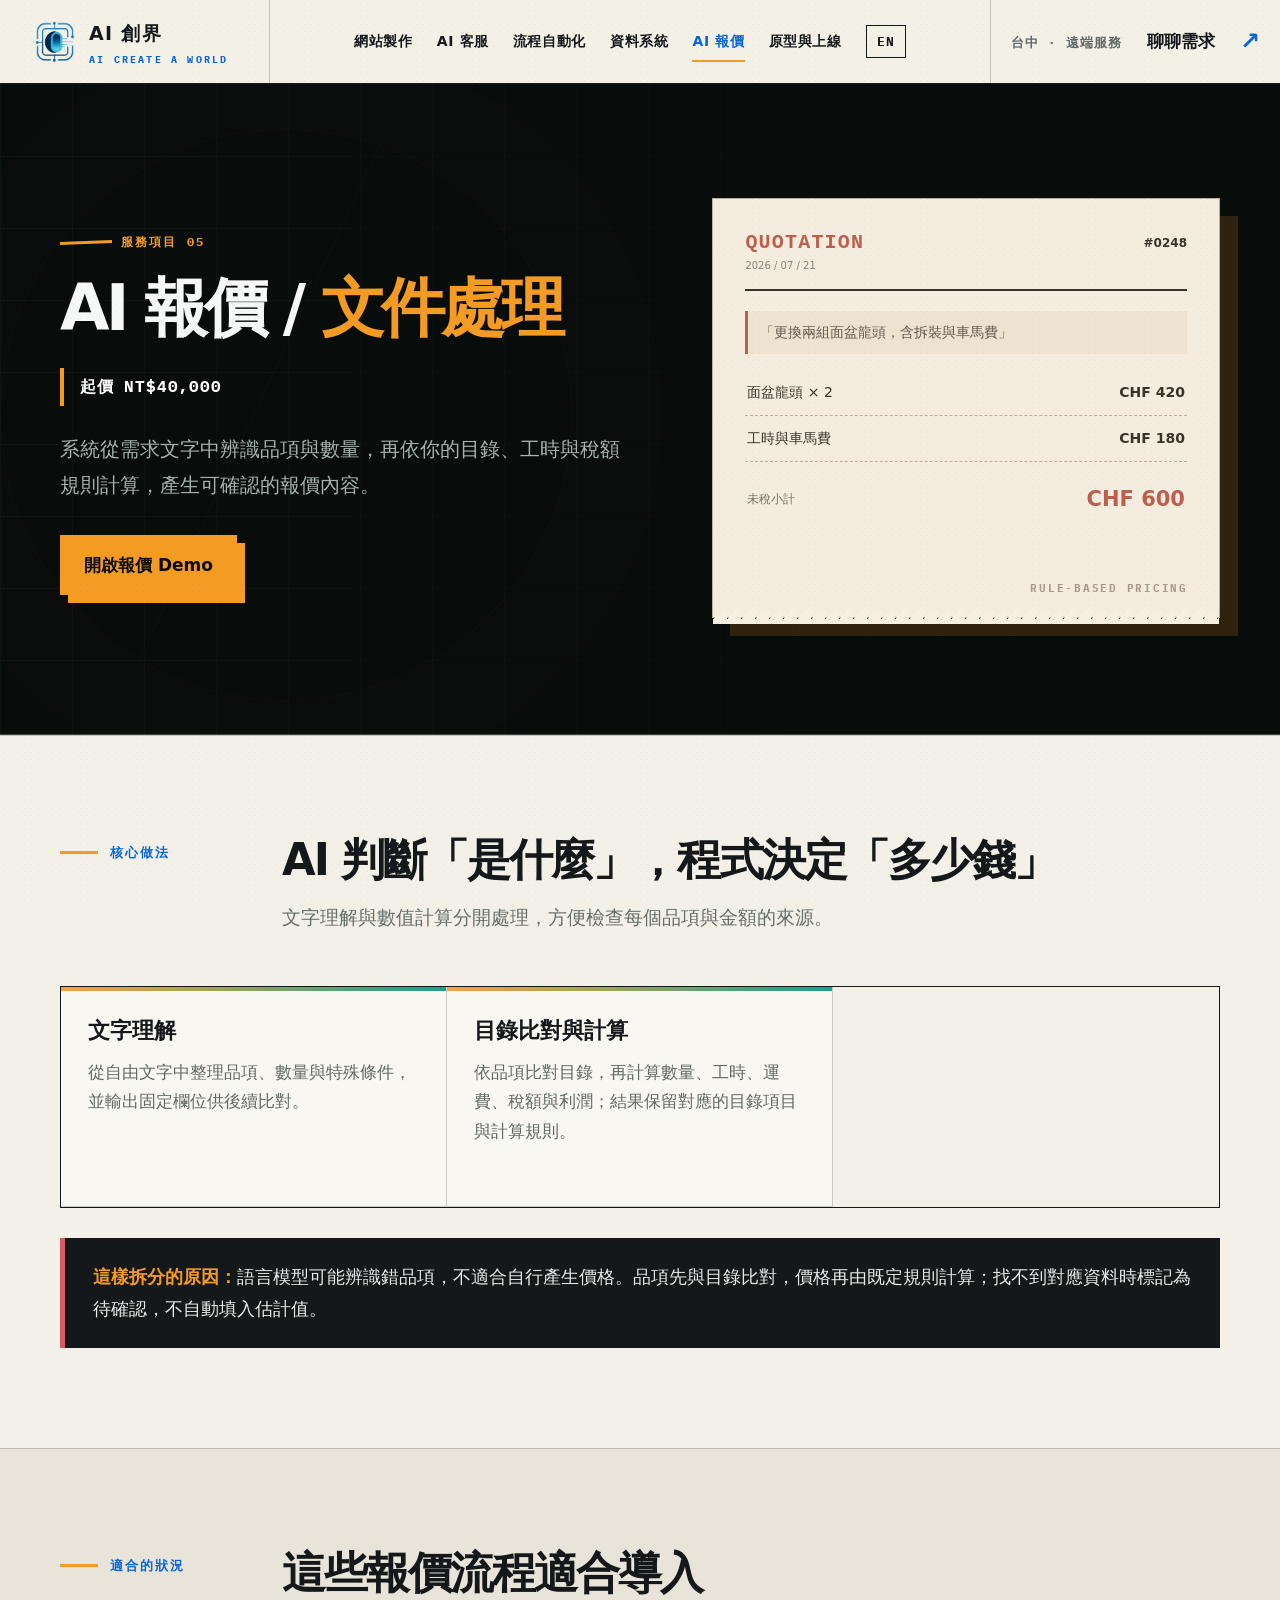
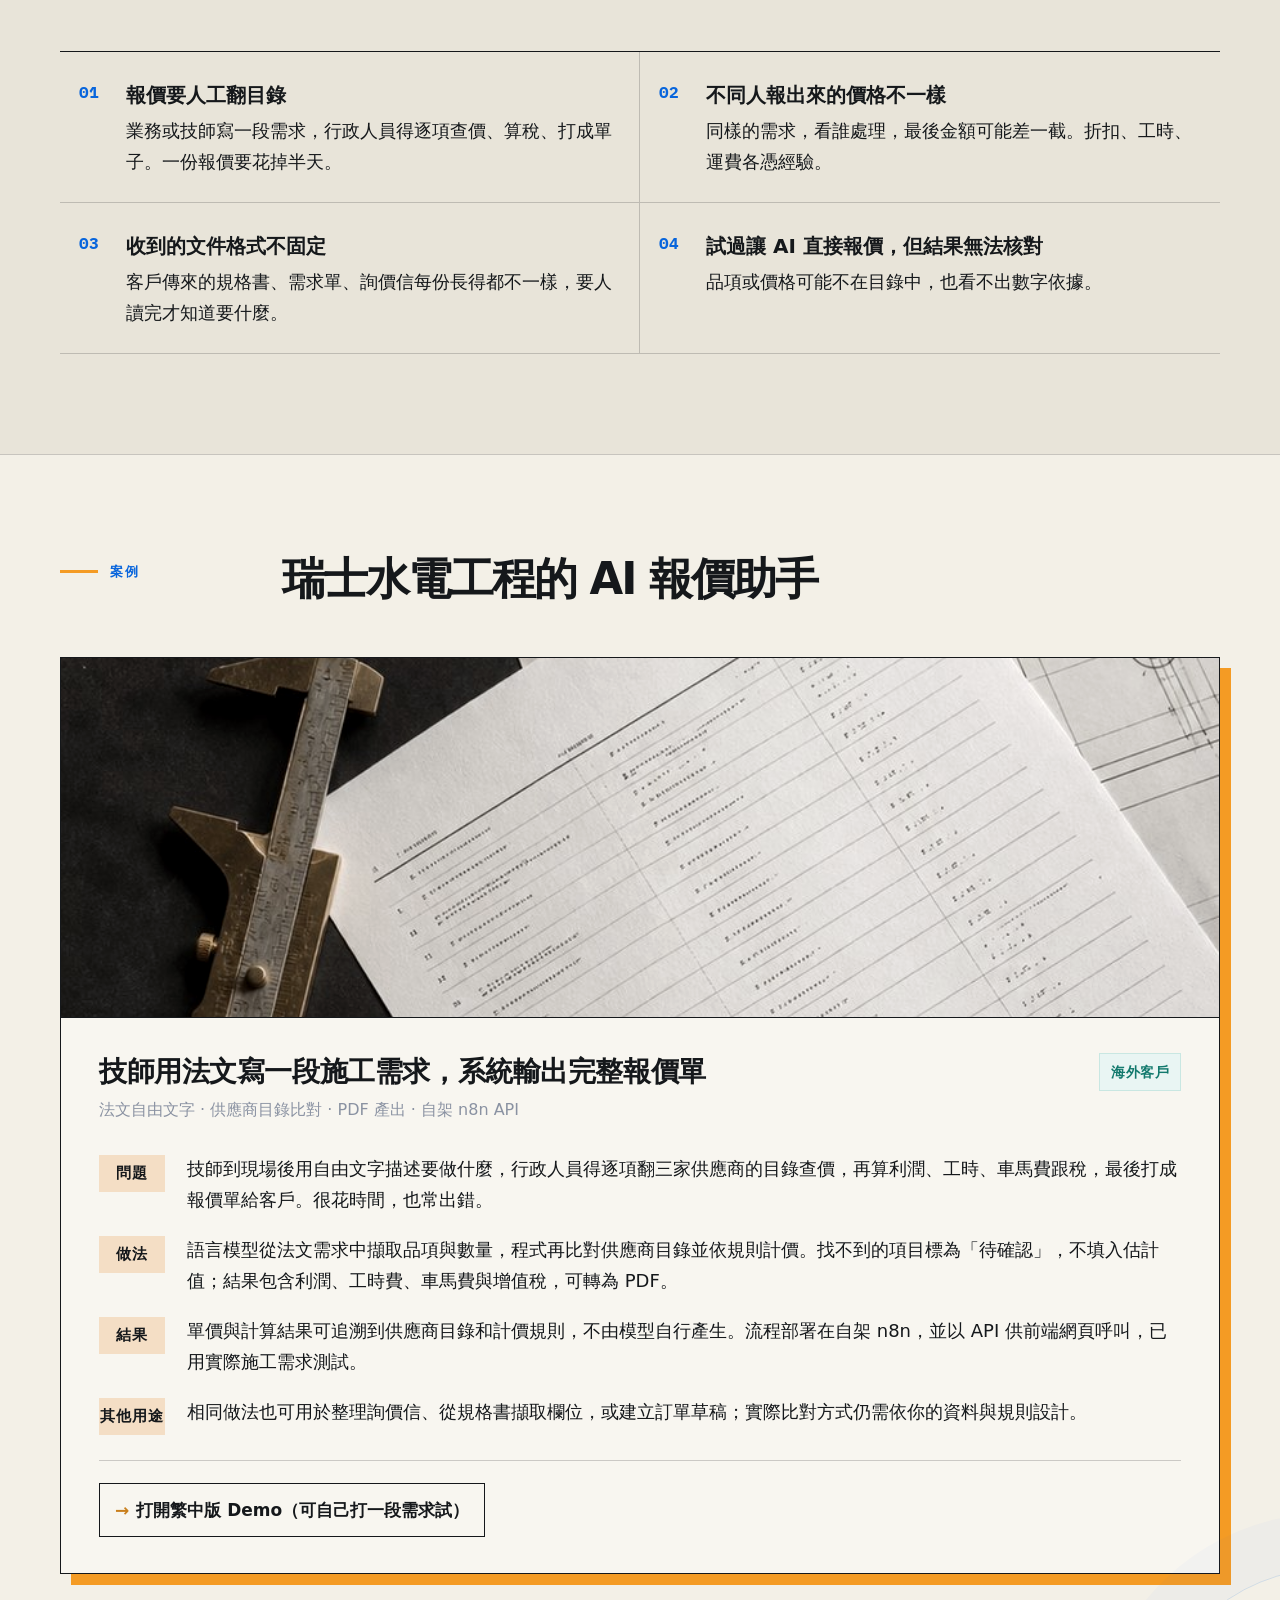
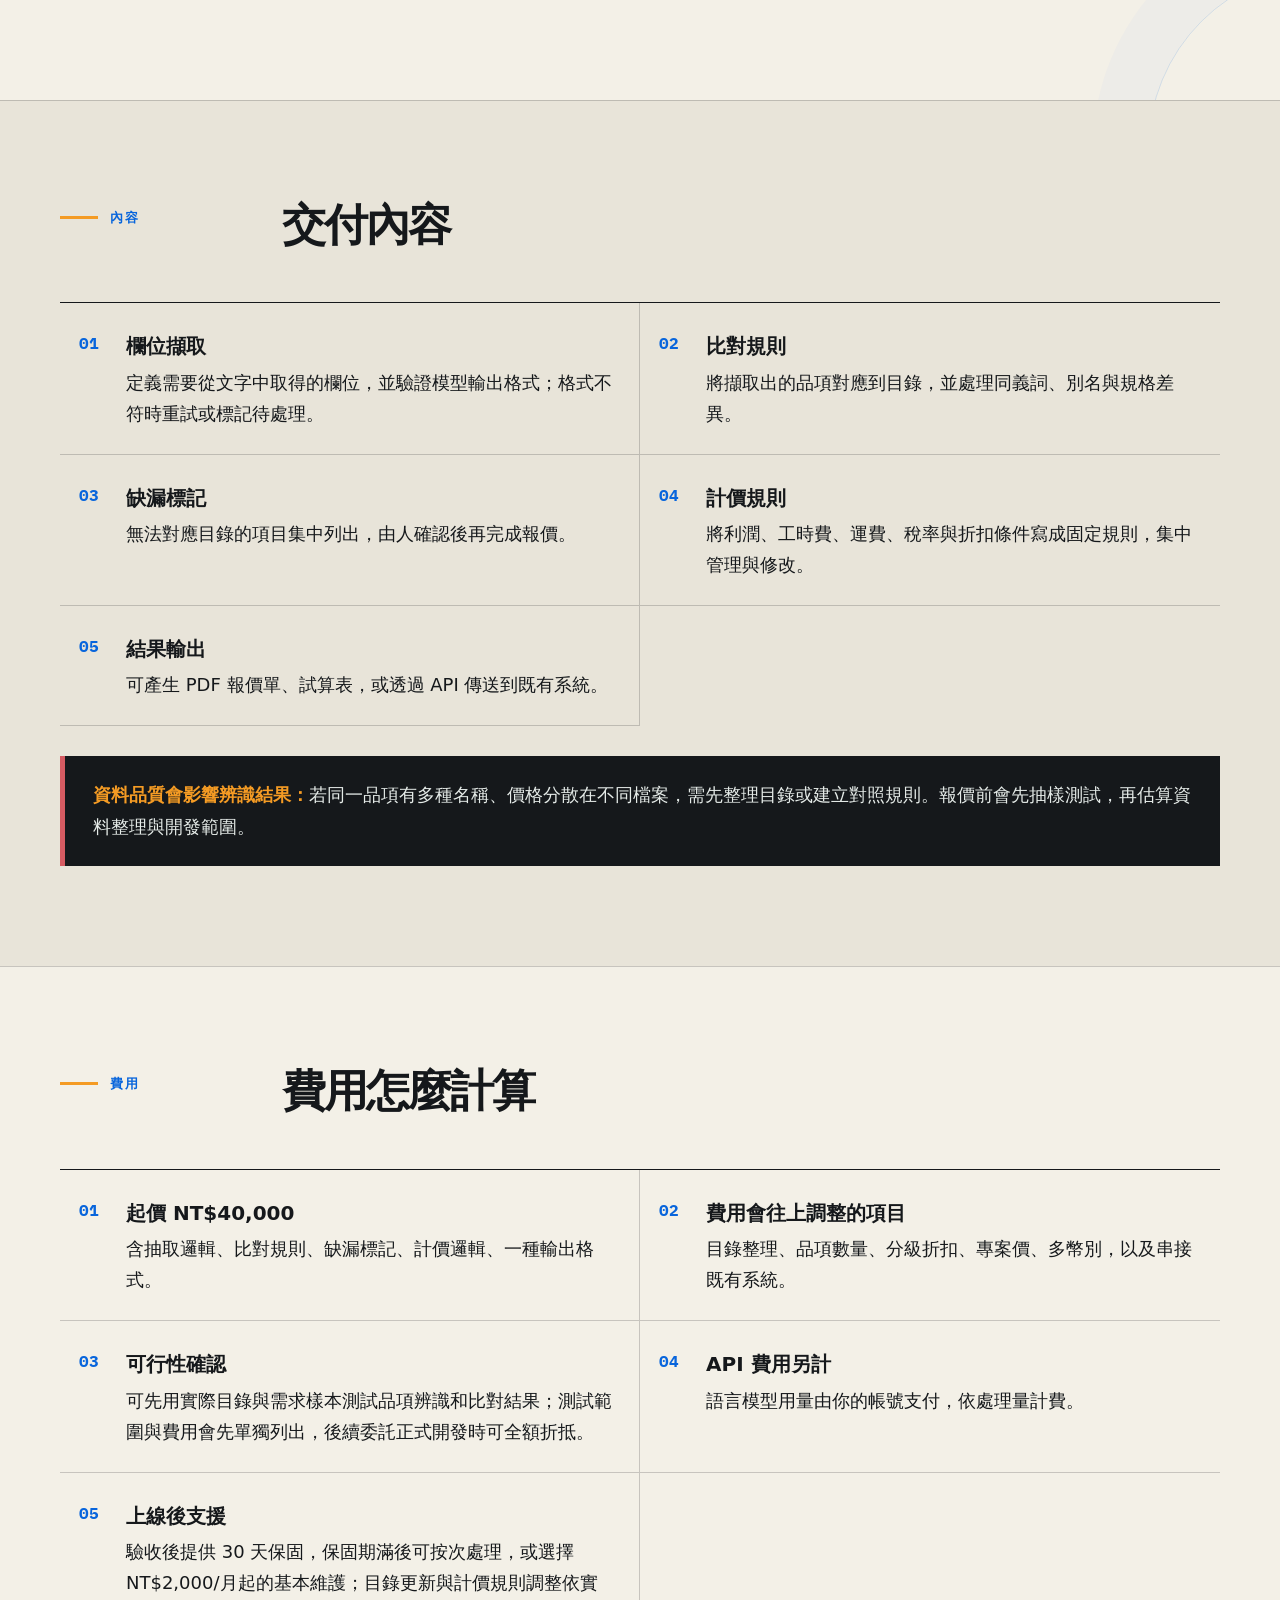
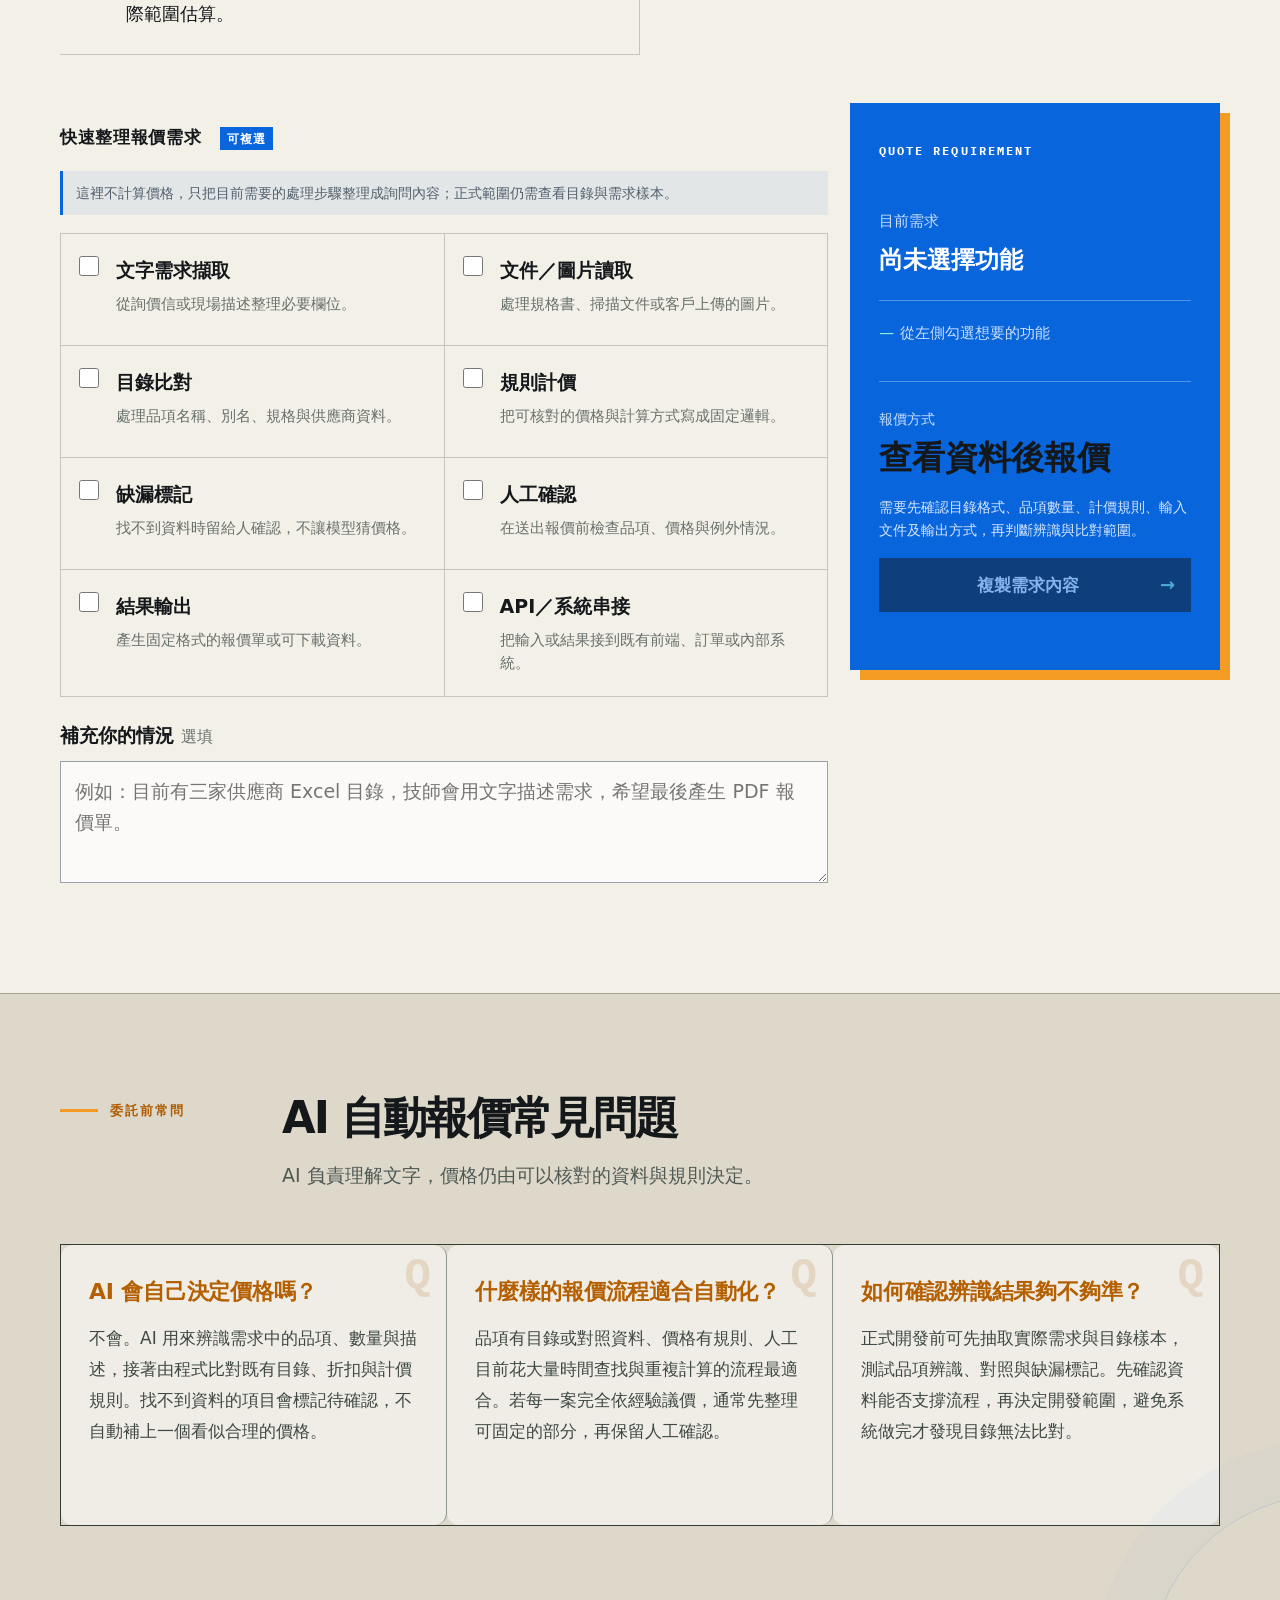
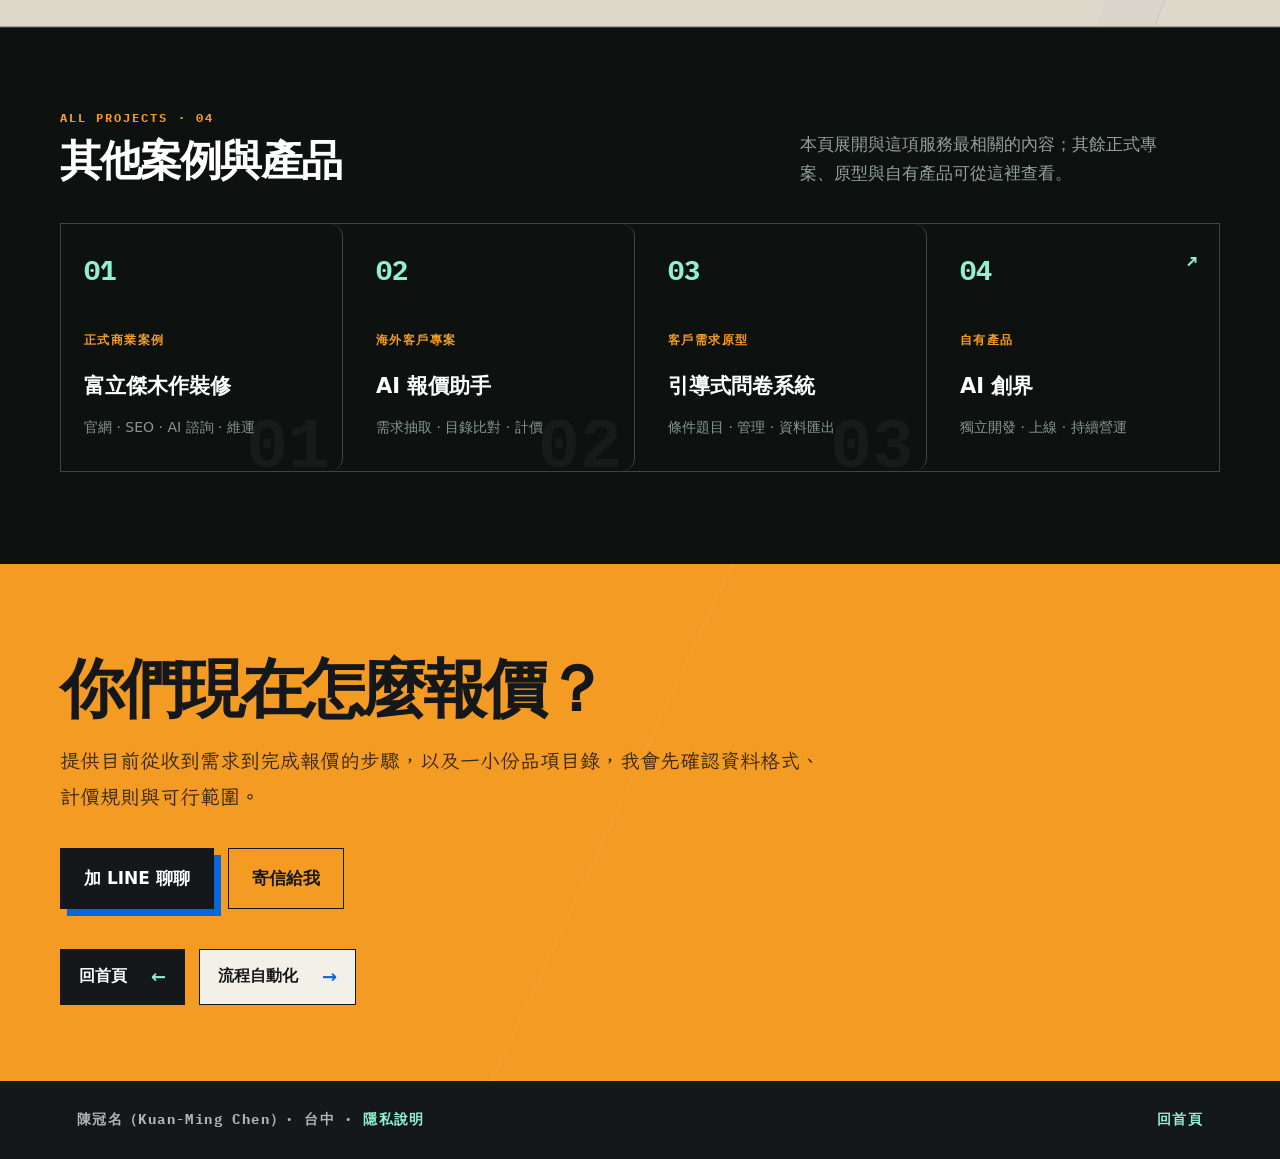
<file: service-quote.html>
<!doctype html>
<html lang="zh-Hant">
<head>
<meta charset="utf-8">
<meta name="viewport" content="width=device-width, initial-scale=1">
<title>AI 自動報價系統｜文件辨識、品項比對與計價｜AI 創界</title>
<meta name="description" content="AI 自動報價系統從需求文字或文件辨識品項與數量，再依目錄和規則計價；找不到對應資料時標記待確認，不讓 AI 猜價格。NT$40,000 起。">
<meta name="theme-color" content="#0d0f14">
<link rel="canonical" href="https://service.aicreateaworld.com/service-quote.html">
<meta property="og:type" content="website">
<meta property="og:locale" content="zh_TW">
<meta property="og:site_name" content="AI 創界｜接案服務">
<meta property="og:title" content="AI 自動報價系統｜文件辨識、品項比對與計價">
<meta property="og:description" content="從需求文字辨識品項與數量，再依目錄和計價規則產生報價。起價 NT$40,000。">
<meta property="og:url" content="https://service.aicreateaworld.com/service-quote.html">
<meta property="og:image" content="https://service.aicreateaworld.com/og-preview.jpg">
<meta name="twitter:card" content="summary_large_image">
<link rel="icon" href="aicreate-icon.png">
<link rel="stylesheet" href="style.css">
<link rel="stylesheet" href="site-shell.css">
<link rel="stylesheet" href="service-v2.css">
<script type="application/ld+json">
{
  "@context": "https://schema.org",
  "@type": "Service",
  "@id": "https://service.aicreateaworld.com/service-quote.html#service",
  "name": "AI 報價與文件處理系統",
  "url": "https://service.aicreateaworld.com/service-quote.html",
  "description": "從需求文字或文件辨識品項與數量，再依目錄和計價規則產生報價，無法確認的項目會標記待確認。",
  "provider": { "@id": "https://service.aicreateaworld.com/#organization" },
  "areaServed": { "@type": "Country", "name": "台灣" },
  "offers": {
    "@type": "Offer",
    "price": "40000",
    "priceCurrency": "TWD",
    "description": "起價，實際費用依需求評估"
  }
}
</script>
<script type="text/javascript">
  (function(c,l,a,r,i,t,y){
    c[a]=c[a]||function(){(c[a].q=c[a].q||[]).push(arguments)};
    t=l.createElement(r);t.async=1;t.src="https://www.clarity.ms/tag/"+i;
    y=l.getElementsByTagName(r)[0];y.parentNode.insertBefore(t,y);
  })(window, document, "clarity", "script", "xpzesodivu");
</script>
</head>
<body class="detail-page detail-quote">
<a class="skip-link" href="#detail-main">跳到主要內容</a>
<div class="cursor-dot" aria-hidden="true"></div>
<div class="cursor-ring" aria-hidden="true"></div>
<header class="v2-nav detail-nav" aria-label="主要導覽">
  <a class="v2-brand" href="index.html" aria-label="AI 創界首頁">
    <img src="aicreate-icon.png" alt="" width="48" height="48">
    <span><b>AI 創界</b><small>AI CREATE A WORLD</small></span>
  </a>
  <nav>
    <a href="service-web.html">網站製作</a>
    <a href="service-ai-kefu.html">AI 客服</a>
    <a href="service-n8n.html">流程自動化</a>
    <a href="service-form.html">資料系統</a>
    <a href="service-quote.html" aria-current="page">AI 報價</a>
    <a href="why-not-diy.html">原型與上線</a>
      <a class="lang-switch" href="en/index.html#service-quote" lang="en" hreflang="en">EN</a>
  </nav>
    <a class="mobile-lang-switch" href="en/index.html#service-quote" lang="en" hreflang="en" aria-label="English version">EN</a>
    <a class="nav-talk" href="#contact"><span>台中 · 遠端服務</span>聊聊需求 <b>↗</b></a>
</header>

<main id="detail-main">

<div class="hero sub">
  <div class="narrow service-hero-layout">
    <div class="service-hero-copy"><span class="eyebrow rv"><i></i>服務項目 05</span>
      <h1 class="rv">AI 報價 / <em>文件處理</em></h1>
      <span class="price-tag rv">起價 NT$40,000</span>
      <p class="lede rv">系統從需求文字中辨識品項與數量，再依你的目錄、工時與稅額規則計算，產生可確認的報價內容。</p>
      <a class="cta rv" href="https://service.aicreateaworld.com/ai-quote-demo/">開啟報價 Demo</a>
    </div>
    <div class="service-ui quote-ui rv" aria-hidden="true">
      <div class="receipt-head"><span>QUOTATION</span><b>#0248</b><small>2026 / 07 / 21</small></div>
      <div class="quote-input">「更換兩組面盆龍頭，含拆裝與車馬費」</div>
      <div class="quote-row"><span>面盆龍頭 × 2</span><b>CHF 420</b></div>
      <div class="quote-row"><span>工時與車馬費</span><b>CHF 180</b></div>
      <div class="quote-total"><span>未稅小計</span><strong>CHF 600</strong></div>
    </div>
  </div>
</div>

<section class="blk">
  <div class="narrow">
    <div class="sec-head rv">
      <span class="sec-num">核心做法</span>
      <h2>AI 判斷「是什麼」，程式決定「多少錢」</h2>
      <p>文字理解與數值計算分開處理，方便檢查每個品項與金額的來源。</p>
    </div>
    <div class="two">
      <div class="panel rv">
        <h3>文字理解</h3>
        <p>從自由文字中整理品項、數量與特殊條件，並輸出固定欄位供後續比對。</p>
      </div>
      <div class="panel rv">
        <h3>目錄比對與計算</h3>
        <p>依品項比對目錄，再計算數量、工時、運費、稅額與利潤；結果保留對應的目錄項目與計算規則。</p>
      </div>
    </div>
    <div class="callout rv">
      <b>這樣拆分的原因：</b>語言模型可能辨識錯品項，不適合自行產生價格。品項先與目錄比對，價格再由既定規則計算；找不到對應資料時標記為待確認，不自動填入估計值。
    </div>
  </div>
</section>

<section class="blk tint">
  <div class="narrow">
    <div class="sec-head rv">
      <span class="sec-num">適合的狀況</span>
      <h2>這些報價流程適合導入</h2>
    </div>
    <ul class="plist">
      <li class="rv"><span><b>報價要人工翻目錄</b>業務或技師寫一段需求，行政人員得逐項查價、算稅、打成單子。一份報價要花掉半天。</span></li>
      <li class="rv"><span><b>不同人報出來的價格不一樣</b>同樣的需求，看誰處理，最後金額可能差一截。折扣、工時、運費各憑經驗。</span></li>
      <li class="rv"><span><b>收到的文件格式不固定</b>客戶傳來的規格書、需求單、詢價信每份長得都不一樣，要人讀完才知道要什麼。</span></li>
      <li class="rv"><span><b>試過讓 AI 直接報價，但結果無法核對</b>品項或價格可能不在目錄中，也看不出數字依據。</span></li>
    </ul>
  </div>
</section>

<section class="blk" id="case-quote">
  <div class="narrow">
    <div class="sec-head rv">
      <span class="sec-num">案例</span>
      <h2>瑞士水電工程的 AI 報價助手</h2>
    </div>
    <div class="case rv">
      <div class="case-banner"><img src="case-quote-editorial.jpg" alt="工程報價與計算工作桌" width="900" height="1200" loading="lazy"></div>
      <div class="case-top">
        <div>
          <h3>技師用法文寫一段施工需求，系統輸出完整報價單</h3>
          <div class="tags">法文自由文字 · 供應商目錄比對 · PDF 產出 · 自架 n8n API</div>
        </div>
        <span class="chip">海外客戶</span>
      </div>
      <div class="pair"><span class="k">問題</span><p class="v">技師到現場後用自由文字描述要做什麼，行政人員得逐項翻三家供應商的目錄查價，再算利潤、工時、車馬費跟稅，最後打成報價單給客戶。很花時間，也常出錯。</p></div>
      <div class="pair"><span class="k">做法</span><p class="v">語言模型從法文需求中擷取品項與數量，程式再比對供應商目錄並依規則計價。找不到的項目標為「待確認」，不填入估計值；結果包含利潤、工時費、車馬費與增值稅，可轉為 PDF。</p></div>
      <div class="pair"><span class="k">結果</span><p class="v">單價與計算結果可追溯到供應商目錄和計價規則，不由模型自行產生。流程部署在自架 n8n，並以 API 供前端網頁呼叫，已用實際施工需求測試。</p></div>
      <div class="pair"><span class="k">其他用途</span><p class="v">相同做法也可用於整理詢價信、從規格書擷取欄位，或建立訂單草稿；實際比對方式仍需依你的資料與規則設計。</p></div>
      <div class="demo-row">
        <a class="dbtn" href="https://service.aicreateaworld.com/ai-quote-demo/"><span>→</span> 打開繁中版 Demo（可自己打一段需求試）</a>
      </div>
    </div>
  </div>
</section>

<section class="blk tint">
  <div class="narrow">
    <div class="sec-head rv">
      <span class="sec-num">內容</span>
      <h2>交付內容</h2>
    </div>
    <ul class="plist">
      <li class="rv"><span><b>欄位擷取</b>定義需要從文字中取得的欄位，並驗證模型輸出格式；格式不符時重試或標記待處理。</span></li>
      <li class="rv"><span><b>比對規則</b>將擷取出的品項對應到目錄，並處理同義詞、別名與規格差異。</span></li>
      <li class="rv"><span><b>缺漏標記</b>無法對應目錄的項目集中列出，由人確認後再完成報價。</span></li>
      <li class="rv"><span><b>計價規則</b>將利潤、工時費、運費、稅率與折扣條件寫成固定規則，集中管理與修改。</span></li>
      <li class="rv"><span><b>結果輸出</b>可產生 PDF 報價單、試算表，或透過 API 傳送到既有系統。</span></li>
    </ul>
    <div class="callout rv">
      <b>資料品質會影響辨識結果：</b>若同一品項有多種名稱、價格分散在不同檔案，需先整理目錄或建立對照規則。報價前會先抽樣測試，再估算資料整理與開發範圍。
    </div>
  </div>
</section>

<section class="blk ai-pricing-section" id="estimate">
  <div class="narrow">
    <div class="sec-head rv">
      <span class="sec-num">費用</span>
      <h2>費用怎麼計算</h2>
    </div>
    <ul class="plist">
      <li class="rv"><span><b>起價 NT$40,000</b>含抽取邏輯、比對規則、缺漏標記、計價邏輯、一種輸出格式。</span></li>
      <li class="rv"><span><b>費用會往上調整的項目</b>目錄整理、品項數量、分級折扣、專案價、多幣別，以及串接既有系統。</span></li>
      <li class="rv"><span><b>可行性確認</b>可先用實際目錄與需求樣本測試品項辨識和比對結果；測試範圍與費用會先單獨列出，後續委託正式開發時可全額折抵。</span></li>
      <li class="rv"><span><b>API 費用另計</b>語言模型用量由你的帳號支付，依處理量計費。</span></li>
      <li class="rv"><span><b>上線後支援</b>驗收後提供 30 天保固，保固期滿後可按次處理，或選擇 NT$2,000/月起的基本維護；目錄更新與計價規則調整依實際範圍估算。</span></li>
    </ul>
    <div class="ai-requirement-builder service-requirement-builder quote-requirement-builder rv" data-service="AI 報價與文件處理系統">
      <fieldset class="ai-features">
        <legend tabindex="-1">快速整理報價需求 <small>可複選</small></legend>
        <p class="ai-features-help">這裡不計算價格，只把目前需要的處理步驟整理成詢問內容；正式範圍仍需查看目錄與需求樣本。</p>
        <div class="ai-feature-grid">
          <label><input type="checkbox" value="text" data-name="從自由文字擷取品項、數量與需求欄位"><span><b>文字需求擷取</b><small>從詢價信或現場描述整理必要欄位。</small></span></label>
          <label><input type="checkbox" value="document" data-name="讀取 PDF、圖片或規格文件"><span><b>文件／圖片讀取</b><small>處理規格書、掃描文件或客戶上傳的圖片。</small></span></label>
          <label><input type="checkbox" value="catalog" data-name="將需求對應到商品或供應商目錄"><span><b>目錄比對</b><small>處理品項名稱、別名、規格與供應商資料。</small></span></label>
          <label><input type="checkbox" value="pricing" data-name="依固定規則計算價格、工時、稅與折扣"><span><b>規則計價</b><small>把可核對的價格與計算方式寫成固定邏輯。</small></span></label>
          <label><input type="checkbox" value="missing" data-name="標記缺漏或無法對應的項目"><span><b>缺漏標記</b><small>找不到資料時留給人確認，不讓模型猜價格。</small></span></label>
          <label><input type="checkbox" value="review" data-name="加入人工確認與核准流程"><span><b>人工確認</b><small>在送出報價前檢查品項、價格與例外情況。</small></span></label>
          <label><input type="checkbox" value="output" data-name="輸出 PDF、Excel 或報價文件"><span><b>結果輸出</b><small>產生固定格式的報價單或可下載資料。</small></span></label>
          <label><input type="checkbox" value="integration" data-name="透過 API 串接現有系統"><span><b>API／系統串接</b><small>把輸入或結果接到既有前端、訂單或內部系統。</small></span></label>
        </div>
        <label class="ai-requirement-note"><span>補充你的情況 <small>選填</small></span><textarea class="service-requirement-note" rows="3" placeholder="例如：目前有三家供應商 Excel 目錄，技師會用文字描述需求，希望最後產生 PDF 報價單。"></textarea></label>
      </fieldset>
      <aside class="ai-estimate-result" aria-live="polite">
        <small>QUOTE REQUIREMENT</small><p>目前需求</p><h3 class="service-requirement-title">尚未選擇功能</h3>
        <ul class="service-requirement-items"><li class="is-empty">從左側勾選處理步驟</li></ul>
        <span>報價方式</span><strong class="ai-quote-method">查看資料後報價</strong>
        <p class="ai-estimate-note">需要先確認目錄格式、品項數量、計價規則、輸入文件及輸出方式，再判斷辨識與比對範圍。</p>
        <button class="ai-estimate-copy service-requirement-copy" type="button" disabled>複製需求內容 <b>→</b></button>
        <span class="ai-estimate-status service-requirement-status" role="status"></span>
      </aside>
    </div>
  </div>
</section>

<section class="blk answer-section tint">
  <div class="narrow">
    <div class="sec-head rv">
      <span class="sec-num">委託前常問</span>
      <h2>AI 自動報價常見問題</h2>
      <p>AI 負責理解文字，價格仍由可以核對的資料與規則決定。</p>
    </div>
    <div class="answer-grid">
      <article class="answer-card rv">
        <h3>AI 會自己決定價格嗎？</h3>
        <p>不會。AI 用來辨識需求中的品項、數量與描述，接著由程式比對既有目錄、折扣與計價規則。找不到資料的項目會標記待確認，不自動補上一個看似合理的價格。</p>
      </article>
      <article class="answer-card rv">
        <h3>什麼樣的報價流程適合自動化？</h3>
        <p>品項有目錄或對照資料、價格有規則、人工目前花大量時間查找與重複計算的流程最適合。若每一案完全依經驗議價，通常先整理可固定的部分，再保留人工確認。</p>
      </article>
      <article class="answer-card rv">
        <h3>如何確認辨識結果夠不夠準？</h3>
        <p>正式開發前可先抽取實際需求與目錄樣本，測試品項辨識、對照與缺漏標記。先確認資料能否支撐流程，再決定開發範圍，避免系統做完才發現目錄無法比對。</p>
      </article>
    </div>
  </div>
</section>

<section class="work-index">
  <div class="wrap">
    <div class="work-index-head"><div><span>ALL PROJECTS · 04</span><h2>其他案例與產品</h2></div><p>本頁展開與這項服務最相關的內容；其餘正式專案、原型與自有產品可從這裡查看。</p></div>
    <div class="work-mini-grid">
      <a class="work-mini" data-no="01" href="service-web.html#case-fulijie"><small>正式商業案例</small><b>富立傑木作裝修</b><span>官網 · SEO · AI 諮詢 · 維運</span></a>
      <a class="work-mini" data-no="02" href="service-quote.html#case-quote"><small>海外客戶專案</small><b>AI 報價助手</b><span>需求抽取 · 目錄比對 · 計價</span></a>
      <a class="work-mini" data-no="03" href="service-form.html#case-survey"><small>客戶需求原型</small><b>引導式問卷系統</b><span>條件題目 · 管理 · 資料匯出</span></a>
      <a class="work-mini" data-no="04" href="https://aicreateaworld.com/" target="_blank" rel="noopener"><small>自有產品</small><b>AI 創界</b><span>獨立開發 · 上線 · 持續營運</span></a>
    </div>
  </div>
</section>

<div class="contact-sec" id="contact">
  <div class="narrow">
    <div class="contact-box rv">
      <h2>你們現在怎麼報價？</h2>
      <p>提供目前從收到需求到完成報價的步驟，以及一小份品項目錄，我會先確認資料格式、計價規則與可行範圍。</p>
      <div class="cta-pair">
        <a class="cta-line" href="https://line.me/ti/p/~0989285996">加 LINE 聊聊</a>
        <a class="cta" href="mailto:zxc02621948@gmail.com?subject=AI%20%E5%A0%B1%E5%83%B9%E8%A9%A2%E5%95%8F">寄信給我</a>
      </div>
      <div class="links">
        <a href="index.html">回首頁</a>
        <a href="service-n8n.html">流程自動化</a>
      </div>
    </div>
  </div>
</div>
</main>

<footer><span>陳冠名（Kuan-Ming Chen）· 台中 · <a href="privacy.html">隱私說明</a></span><a href="index.html">回首頁</a></footer>

<script src="site-shell.js"></script>
<script src="reveal.js"></script>
<script src="service-requirements.js"></script>
</body>
</html>
</file>
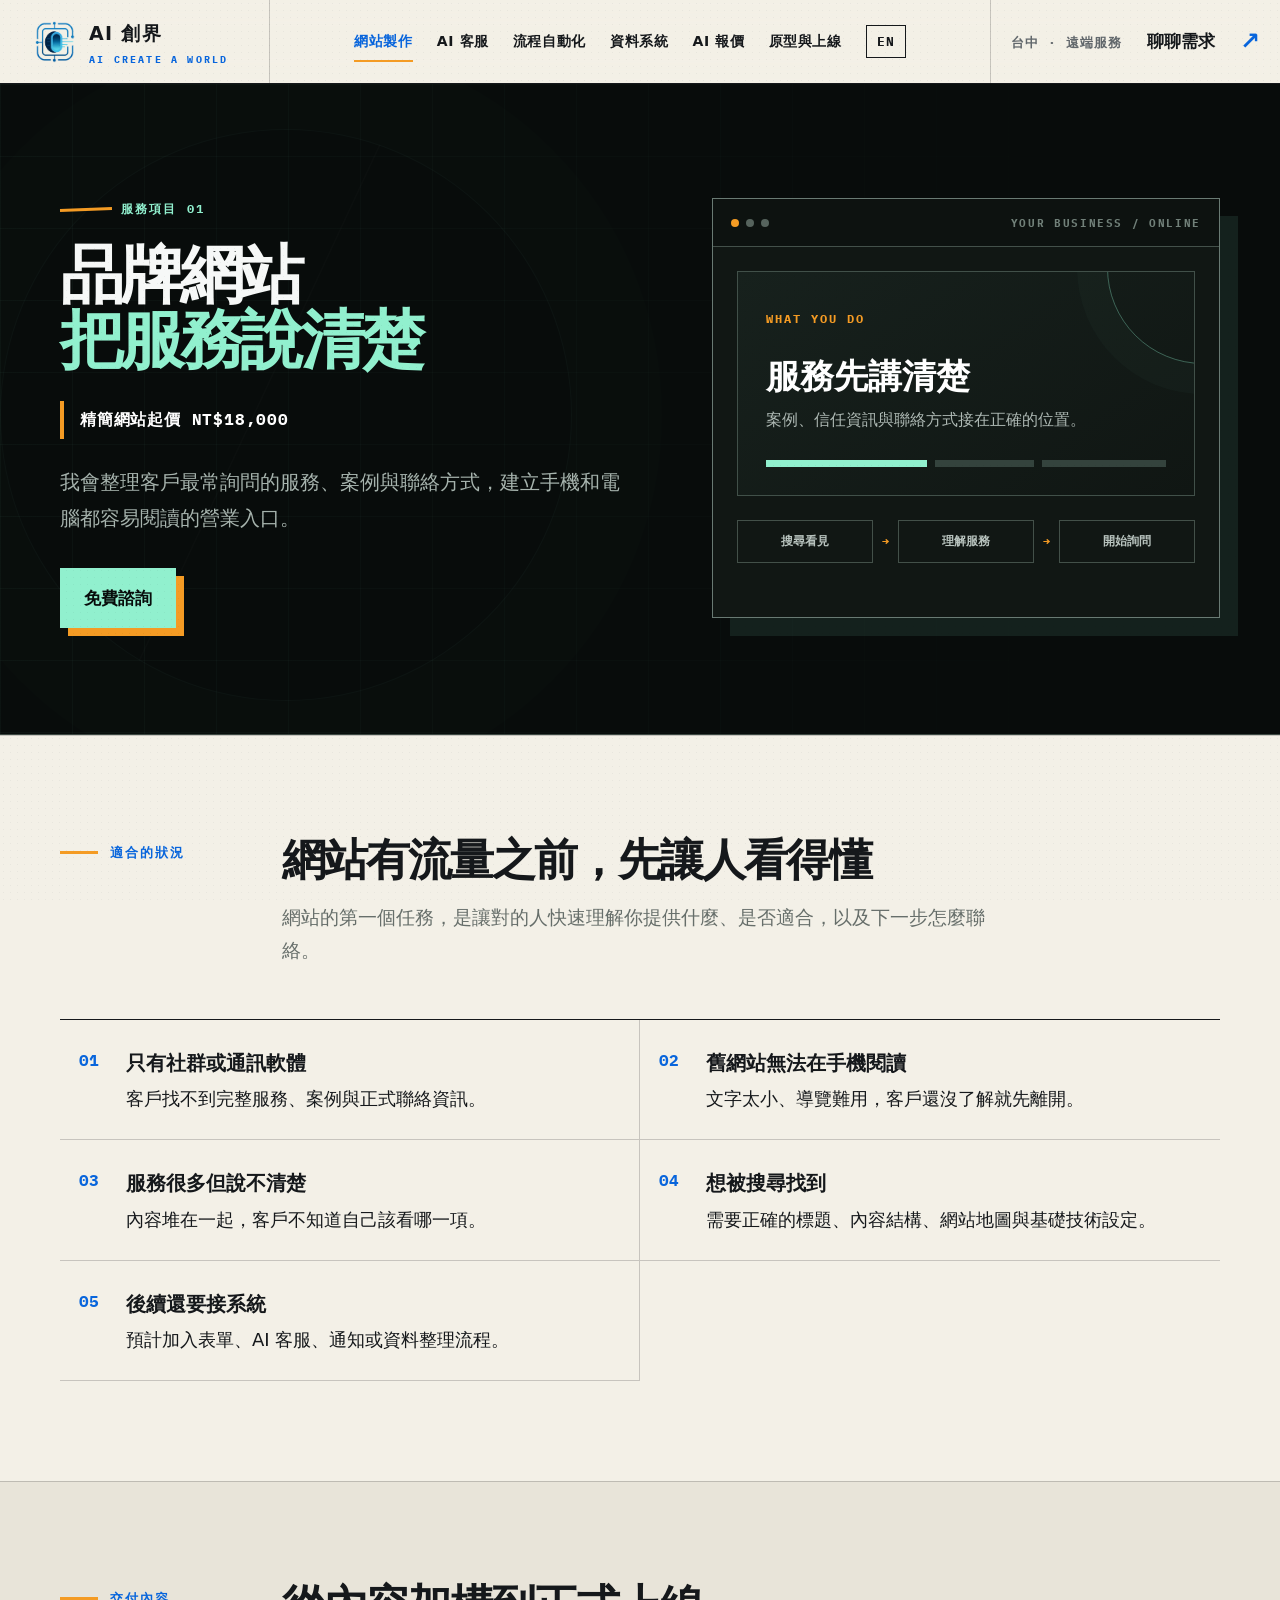
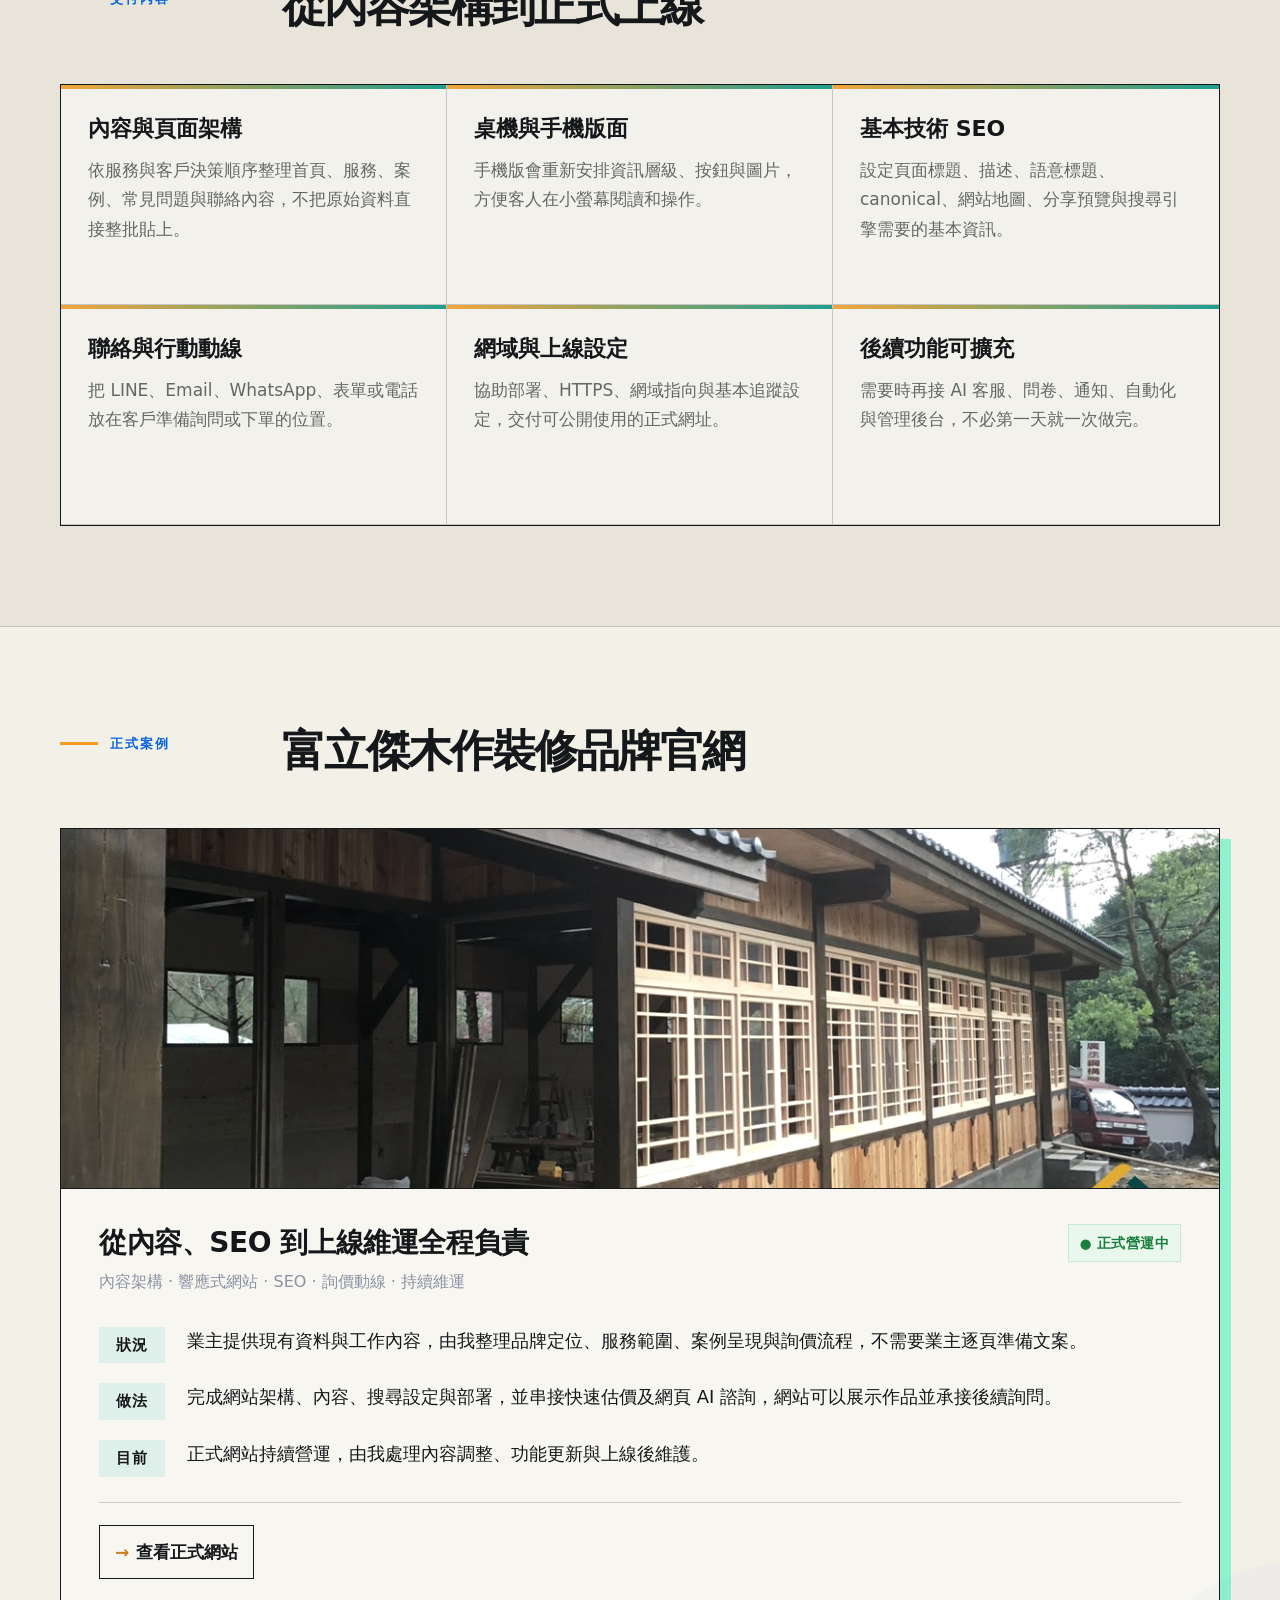
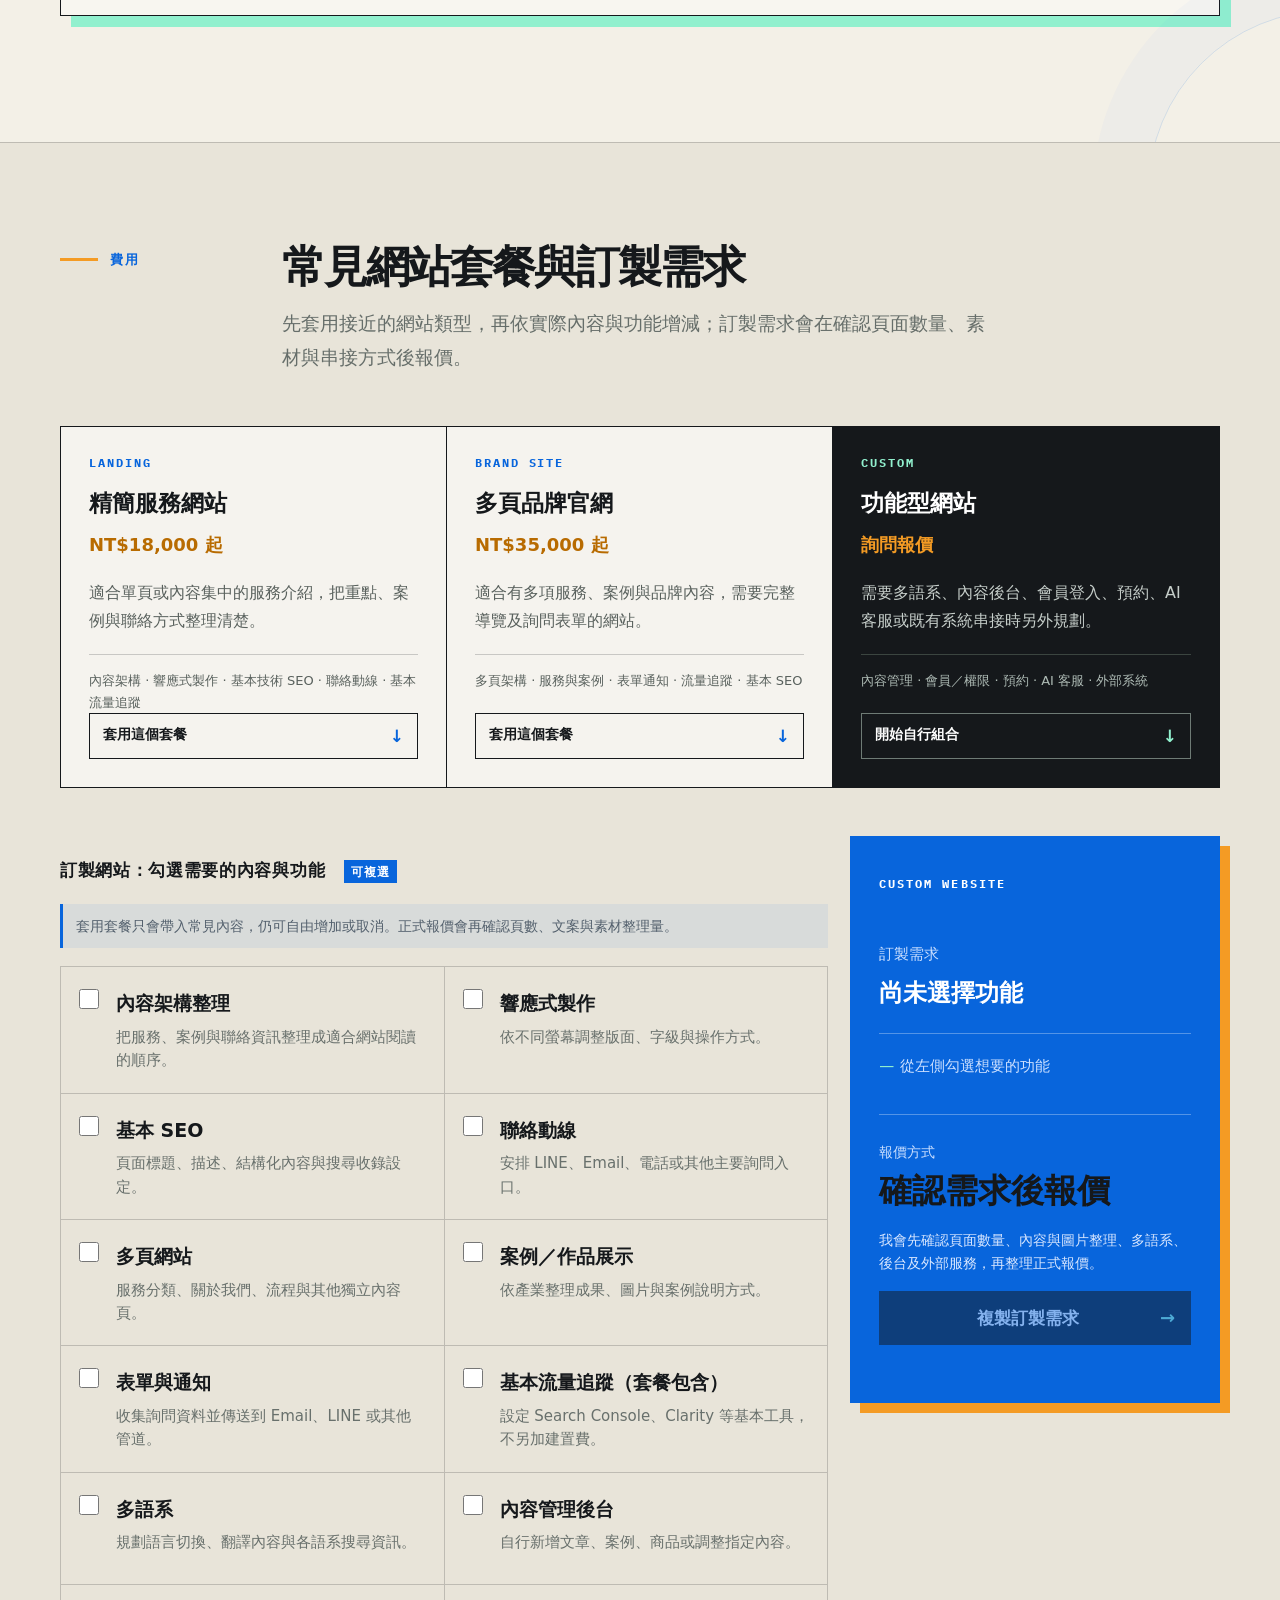
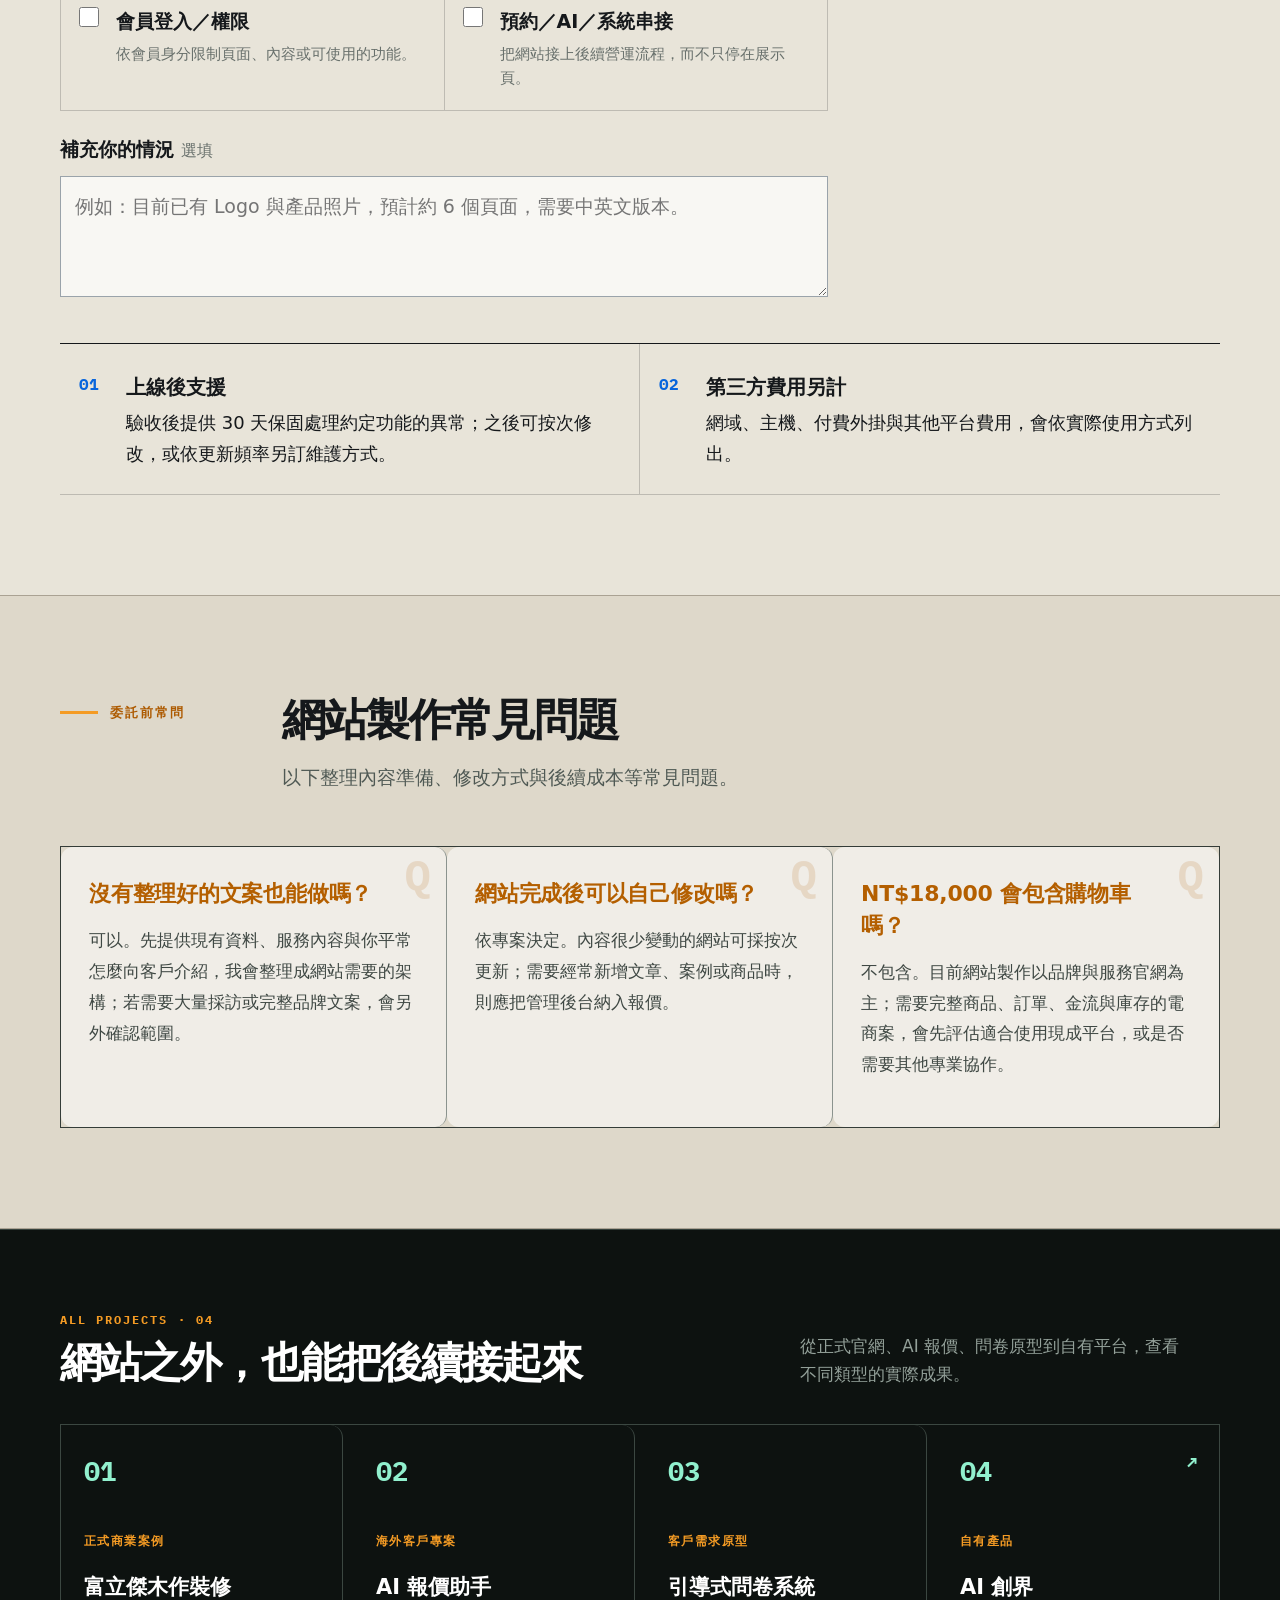
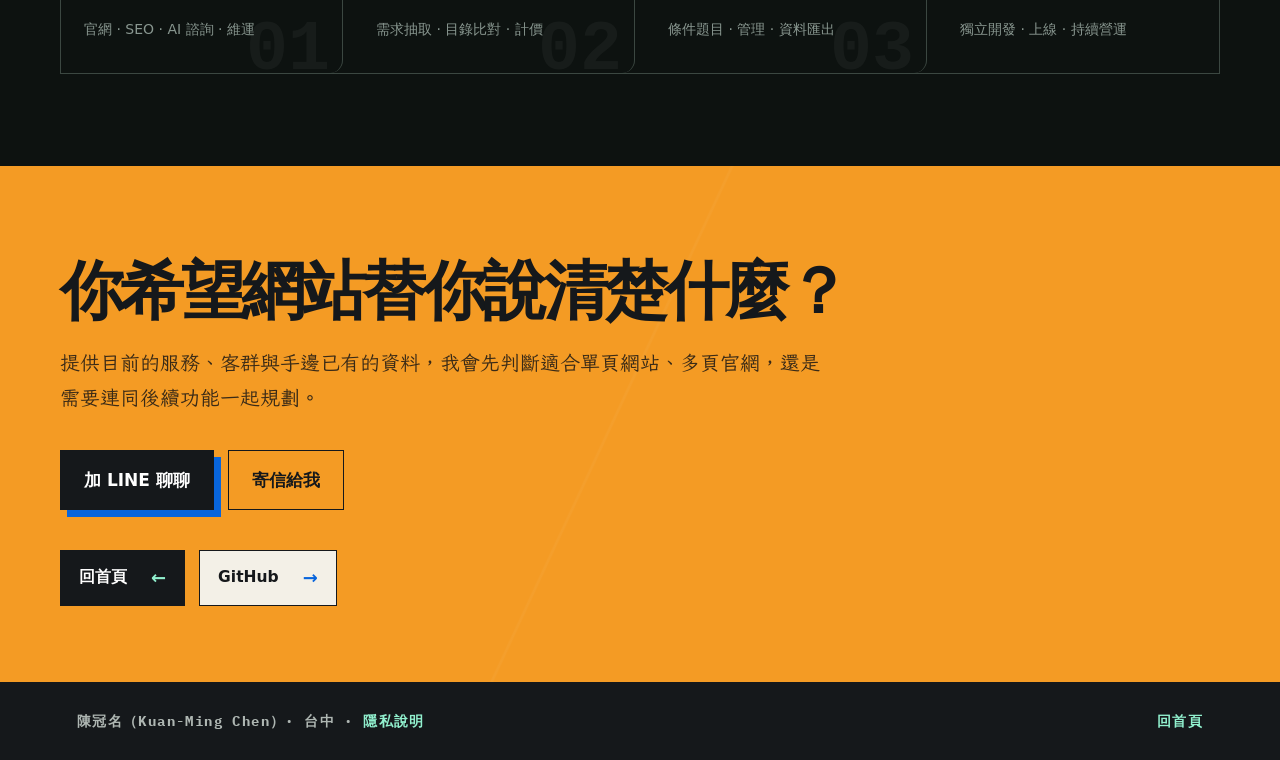
<file: service-web.html>
<!doctype html>
<html lang="zh-Hant">
<head>
<meta charset="utf-8">
<meta name="viewport" content="width=device-width, initial-scale=1">
<title>品牌網站與服務官網製作｜AI 創界</title>
<meta name="description" content="品牌網站與服務官網製作，包含內容架構、響應式版面、基本技術 SEO、聯絡動線與上線設定；需要時可再串接表單、AI 客服與自動化流程。">
<link rel="canonical" href="https://service.aicreateaworld.com/service-web.html">
<meta property="og:type" content="website">
<meta property="og:locale" content="zh_TW">
<meta property="og:title" content="品牌網站與服務官網製作｜AI 創界">
<meta property="og:description" content="整理服務、案例與聯絡方式，並依需求接上客服、表單與自動化。">
<meta property="og:url" content="https://service.aicreateaworld.com/service-web.html">
<meta property="og:image" content="https://service.aicreateaworld.com/og-preview.jpg">
<meta property="og:image:width" content="1200">
<meta property="og:image:height" content="630">
<meta name="twitter:card" content="summary_large_image">
<link rel="icon" href="aicreate-icon.png">
<link rel="stylesheet" href="style.css">
<link rel="stylesheet" href="site-shell.css">
<link rel="stylesheet" href="service-v2.css">
<script type="application/ld+json">
{
  "@context": "https://schema.org",
  "@type": "Service",
  "@id": "https://service.aicreateaworld.com/service-web.html#service",
  "name": "品牌網站與服務官網製作",
  "url": "https://service.aicreateaworld.com/service-web.html",
  "description": "品牌網站與服務官網製作，包含內容架構、響應式版面、基本技術 SEO、聯絡動線與上線設定。",
  "provider": { "@id": "https://service.aicreateaworld.com/#organization" },
  "areaServed": { "@type": "Country", "name": "台灣" },
  "offers": {
    "@type": "Offer",
    "price": "18000",
    "priceCurrency": "TWD",
    "description": "精簡網站起價，實際費用依頁面、內容與功能評估"
  }
}
</script>
<script>
  (function(c,l,a,r,i,t,y){c[a]=c[a]||function(){(c[a].q=c[a].q||[]).push(arguments)};t=l.createElement(r);t.async=1;t.src="https://www.clarity.ms/tag/"+i;y=l.getElementsByTagName(r)[0];y.parentNode.insertBefore(t,y);})(window,document,"clarity","script","xpzesodivu");
</script>
</head>
<body class="detail-page detail-web">
<a class="skip-link" href="#detail-main">跳到主要內容</a>
<div class="cursor-dot" aria-hidden="true"></div>
<div class="cursor-ring" aria-hidden="true"></div>
<header class="v2-nav detail-nav" aria-label="主要導覽">
  <a class="v2-brand" href="index.html" aria-label="AI 創界首頁">
    <img src="aicreate-icon.png" alt="" width="48" height="48">
    <span><b>AI 創界</b><small>AI CREATE A WORLD</small></span>
  </a>
  <nav>
    <a href="service-web.html" aria-current="page">網站製作</a>
    <a href="service-ai-kefu.html">AI 客服</a>
    <a href="service-n8n.html">流程自動化</a>
    <a href="service-form.html">資料系統</a>
    <a href="service-quote.html">AI 報價</a>
    <a href="why-not-diy.html">原型與上線</a>
      <a class="lang-switch" href="en/index.html#service-website" lang="en" hreflang="en">EN</a>
  </nav>
    <a class="mobile-lang-switch" href="en/index.html#service-website" lang="en" hreflang="en" aria-label="English version">EN</a>
    <a class="nav-talk" href="#contact"><span>台中 · 遠端服務</span>聊聊需求 <b>↗</b></a>
</header>

<main id="detail-main">
<div class="hero sub">
  <div class="narrow service-hero-layout">
    <div class="service-hero-copy">
      <span class="eyebrow rv"><i></i>服務項目 01</span>
      <h1 class="rv">品牌網站<br><em>把服務說清楚</em></h1>
      <span class="price-tag rv">精簡網站起價 NT$18,000</span>
      <p class="lede rv">我會整理客戶最常詢問的服務、案例與聯絡方式，建立手機和電腦都容易閱讀的營業入口。</p>
        <a class="cta rv" href="#contact">免費諮詢</a>
    </div>
    <div class="service-ui web-ui rv" aria-hidden="true">
      <div class="web-browser-bar"><span></span><span></span><span></span><b>YOUR BUSINESS / ONLINE</b></div>
      <div class="web-frame">
        <small>WHAT YOU DO</small>
        <strong>服務先講清楚</strong>
        <p>案例、信任資訊與聯絡方式接在正確的位置。</p>
        <div><i></i><i></i><i></i></div>
      </div>
      <div class="web-route"><span>搜尋看見</span><b>→</b><span>理解服務</span><b>→</b><span>開始詢問</span></div>
    </div>
  </div>
</div>

<section class="blk">
  <div class="narrow">
    <div class="sec-head rv"><span class="sec-num">適合的狀況</span><h2>網站有流量之前，先讓人看得懂</h2><p>網站的第一個任務，是讓對的人快速理解你提供什麼、是否適合，以及下一步怎麼聯絡。</p></div>
    <ul class="plist">
      <li class="rv"><span><b>只有社群或通訊軟體</b>客戶找不到完整服務、案例與正式聯絡資訊。</span></li>
      <li class="rv"><span><b>舊網站無法在手機閱讀</b>文字太小、導覽難用，客戶還沒了解就先離開。</span></li>
      <li class="rv"><span><b>服務很多但說不清楚</b>內容堆在一起，客戶不知道自己該看哪一項。</span></li>
      <li class="rv"><span><b>想被搜尋找到</b>需要正確的標題、內容結構、網站地圖與基礎技術設定。</span></li>
      <li class="rv"><span><b>後續還要接系統</b>預計加入表單、AI 客服、通知或資料整理流程。</span></li>
    </ul>
  </div>
</section>

<section class="blk tint">
  <div class="narrow">
    <div class="sec-head rv"><span class="sec-num">交付內容</span><h2>從內容架構到正式上線</h2></div>
    <div class="two">
      <div class="panel rv"><h3>內容與頁面架構</h3><p>依服務與客戶決策順序整理首頁、服務、案例、常見問題與聯絡內容，不把原始資料直接整批貼上。</p></div>
      <div class="panel rv"><h3>桌機與手機版面</h3><p>手機版會重新安排資訊層級、按鈕與圖片，方便客人在小螢幕閱讀和操作。</p></div>
      <div class="panel rv"><h3>基本技術 SEO</h3><p>設定頁面標題、描述、語意標題、canonical、網站地圖、分享預覽與搜尋引擎需要的基本資訊。</p></div>
      <div class="panel rv"><h3>聯絡與行動動線</h3><p>把 LINE、Email、WhatsApp、表單或電話放在客戶準備詢問或下單的位置。</p></div>
      <div class="panel rv"><h3>網域與上線設定</h3><p>協助部署、HTTPS、網域指向與基本追蹤設定，交付可公開使用的正式網址。</p></div>
      <div class="panel rv"><h3>後續功能可擴充</h3><p>需要時再接 AI 客服、問卷、通知、自動化與管理後台，不必第一天就一次做完。</p></div>
    </div>
  </div>
</section>

<section class="blk" id="case-fulijie">
  <div class="narrow">
    <div class="sec-head rv"><span class="sec-num">正式案例</span><h2>富立傑木作裝修品牌官網</h2></div>
    <div class="case rv">
      <div class="case-banner"><img src="case-fulijie.jpg" alt="富立傑木作裝修正式品牌網站" width="1200" height="630" loading="lazy"></div>
      <div class="case-top"><div><h3>從內容、SEO 到上線維運全程負責</h3><div class="tags">內容架構 · 響應式網站 · SEO · 詢價動線 · 持續維運</div></div><span class="chip live">● 正式營運中</span></div>
      <div class="pair"><span class="k">狀況</span><p class="v">業主提供現有資料與工作內容，由我整理品牌定位、服務範圍、案例呈現與詢價流程，不需要業主逐頁準備文案。</p></div>
      <div class="pair"><span class="k">做法</span><p class="v">完成網站架構、內容、搜尋設定與部署，並串接快速估價及網頁 AI 諮詢，網站可以展示作品並承接後續詢問。</p></div>
      <div class="pair"><span class="k">目前</span><p class="v">正式網站持續營運，由我處理內容調整、功能更新與上線後維護。</p></div>
      <div class="demo-row"><a class="dbtn" href="https://www.fullyjet.com/"><span>→</span> 查看正式網站</a></div>
    </div>
  </div>
</section>

<section class="blk tint ai-pricing-section" id="estimate">
  <div class="narrow">
    <div class="sec-head rv"><span class="sec-num">費用</span><h2>常見網站套餐與訂製需求</h2><p>先套用接近的網站類型，再依實際內容與功能增減；訂製需求會在確認頁面數量、素材與串接方式後報價。</p></div>
    <div class="ai-starting-grid rv" aria-label="網站製作常見套餐">
      <article class="ai-starting-card">
        <small>LANDING</small><h3>精簡服務網站</h3><strong>NT$18,000 起</strong>
        <p>適合單頁或內容集中的服務介紹，把重點、案例與聯絡方式整理清楚。</p>
        <span>內容架構 · 響應式製作 · 基本技術 SEO · 聯絡動線 · 基本流量追蹤</span>
        <button class="service-package-apply" type="button" data-package="精簡服務網站" data-preset="structure,responsive,seo,contact,analytics">套用這個套餐 <b>↓</b></button>
      </article>
      <article class="ai-starting-card">
        <small>BRAND SITE</small><h3>多頁品牌官網</h3><strong>NT$35,000 起</strong>
        <p>適合有多項服務、案例與品牌內容，需要完整導覽及詢問表單的網站。</p>
        <span>多頁架構 · 服務與案例 · 表單通知 · 流量追蹤 · 基本 SEO</span>
        <button class="service-package-apply" type="button" data-package="多頁品牌官網" data-preset="structure,responsive,seo,multipage,cases,form,analytics">套用這個套餐 <b>↓</b></button>
      </article>
      <article class="ai-starting-card custom">
        <small>CUSTOM</small><h3>功能型網站</h3><strong>詢問報價</strong>
        <p>需要多語系、內容後台、會員登入、預約、AI 客服或既有系統串接時另外規劃。</p>
        <span>內容管理 · 會員／權限 · 預約 · AI 客服 · 外部系統</span>
        <button class="service-package-apply" type="button" data-package="訂製網站需求">開始自行組合 <b>↓</b></button>
      </article>
    </div>

    <div class="ai-requirement-builder service-requirement-builder rv" data-service="網站製作">
      <fieldset class="ai-features">
        <legend tabindex="-1">訂製網站：勾選需要的內容與功能 <small>可複選</small></legend>
        <p class="ai-features-help">套用套餐只會帶入常見內容，仍可自由增加或取消。正式報價會再確認頁數、文案與素材整理量。</p>
        <div class="ai-feature-grid">
          <label><input type="checkbox" value="structure" data-name="協助整理網站架構與內容"><span><b>內容架構整理</b><small>把服務、案例與聯絡資訊整理成適合網站閱讀的順序。</small></span></label>
          <label><input type="checkbox" value="responsive" data-name="手機、平板與桌機響應式製作"><span><b>響應式製作</b><small>依不同螢幕調整版面、字級與操作方式。</small></span></label>
          <label><input type="checkbox" value="seo" data-name="基本技術 SEO 與搜尋設定"><span><b>基本 SEO</b><small>頁面標題、描述、結構化內容與搜尋收錄設定。</small></span></label>
          <label><input type="checkbox" value="contact" data-name="規劃清楚的聯絡與詢問動線"><span><b>聯絡動線</b><small>安排 LINE、Email、電話或其他主要詢問入口。</small></span></label>
          <label><input type="checkbox" value="multipage" data-name="製作多頁服務與內容架構"><span><b>多頁網站</b><small>服務分類、關於我們、流程與其他獨立內容頁。</small></span></label>
          <label><input type="checkbox" value="cases" data-name="規劃案例或作品展示"><span><b>案例／作品展示</b><small>依產業整理成果、圖片與案例說明方式。</small></span></label>
          <label><input type="checkbox" value="form" data-name="加入詢問表單與送出通知"><span><b>表單與通知</b><small>收集詢問資料並傳送到 Email、LINE 或其他管道。</small></span></label>
          <label><input type="checkbox" value="analytics" data-name="設定基本流量與使用行為追蹤"><span><b>基本流量追蹤（套餐包含）</b><small>設定 Search Console、Clarity 等基本工具，不另加建置費。</small></span></label>
          <label><input type="checkbox" value="multilingual" data-name="製作多語系網站"><span><b>多語系</b><small>規劃語言切換、翻譯內容與各語系搜尋資訊。</small></span></label>
          <label><input type="checkbox" value="cms" data-name="加入可自行更新內容的管理後台"><span><b>內容管理後台</b><small>自行新增文章、案例、商品或調整指定內容。</small></span></label>
          <label><input type="checkbox" value="membership" data-name="加入會員登入與權限功能"><span><b>會員登入／權限</b><small>依會員身分限制頁面、內容或可使用的功能。</small></span></label>
          <label><input type="checkbox" value="integration" data-name="加入預約、AI 客服或既有系統串接"><span><b>預約／AI／系統串接</b><small>把網站接上後續營運流程，而不只停在展示頁。</small></span></label>
        </div>
        <label class="ai-requirement-note"><span>補充你的情況 <small>選填</small></span><textarea class="service-requirement-note" rows="3" placeholder="例如：目前已有 Logo 與產品照片，預計約 6 個頁面，需要中英文版本。"></textarea></label>
      </fieldset>
      <aside class="ai-estimate-result" aria-live="polite">
        <small>CUSTOM WEBSITE</small><p>訂製需求</p><h3 class="service-requirement-title">尚未選擇功能</h3>
        <ul class="service-requirement-items"><li class="is-empty">從左側勾選想要的內容</li></ul>
        <span>報價方式</span><strong class="ai-quote-method">確認需求後報價</strong>
        <p class="ai-estimate-note">我會先確認頁面數量、內容與圖片整理、多語系、後台及外部服務，再整理正式報價。</p>
        <button class="ai-estimate-copy service-requirement-copy" type="button" disabled>複製訂製需求 <b>→</b></button>
        <span class="ai-estimate-status service-requirement-status" role="status"></span>
      </aside>
    </div>
    <ul class="plist ai-price-notes">
      <li class="rv"><span><b>上線後支援</b>驗收後提供 30 天保固處理約定功能的異常；之後可按次修改，或依更新頻率另訂維護方式。</span></li>
      <li class="rv"><span><b>第三方費用另計</b>網域、主機、付費外掛與其他平台費用，會依實際使用方式列出。</span></li>
    </ul>
  </div>
</section>

<section class="blk answer-section">
  <div class="narrow">
    <div class="sec-head rv"><span class="sec-num">委託前常問</span><h2>網站製作常見問題</h2><p>以下整理內容準備、修改方式與後續成本等常見問題。</p></div>
    <div class="answer-grid">
      <article class="answer-card rv"><h3>沒有整理好的文案也能做嗎？</h3><p>可以。先提供現有資料、服務內容與你平常怎麼向客戶介紹，我會整理成網站需要的架構；若需要大量採訪或完整品牌文案，會另外確認範圍。</p></article>
      <article class="answer-card rv"><h3>網站完成後可以自己修改嗎？</h3><p>依專案決定。內容很少變動的網站可採按次更新；需要經常新增文章、案例或商品時，則應把管理後台納入報價。</p></article>
      <article class="answer-card rv"><h3>NT$18,000 會包含購物車嗎？</h3><p>不包含。目前網站製作以品牌與服務官網為主；需要完整商品、訂單、金流與庫存的電商案，會先評估適合使用現成平台，或是否需要其他專業協作。</p></article>
    </div>
  </div>
</section>

<section class="work-index">
  <div class="wrap">
    <div class="work-index-head"><div><span>ALL PROJECTS · 04</span><h2>網站之外，也能把後續接起來</h2></div><p>從正式官網、AI 報價、問卷原型到自有平台，查看不同類型的實際成果。</p></div>
    <div class="work-mini-grid">
      <a class="work-mini" data-no="01" href="service-web.html#case-fulijie"><small>正式商業案例</small><b>富立傑木作裝修</b><span>官網 · SEO · AI 諮詢 · 維運</span></a>
      <a class="work-mini" data-no="02" href="service-quote.html#case-quote"><small>海外客戶專案</small><b>AI 報價助手</b><span>需求抽取 · 目錄比對 · 計價</span></a>
      <a class="work-mini" data-no="03" href="service-form.html#case-survey"><small>客戶需求原型</small><b>引導式問卷系統</b><span>條件題目 · 管理 · 資料匯出</span></a>
      <a class="work-mini" data-no="04" href="https://aicreateaworld.com/" target="_blank" rel="noopener"><small>自有產品</small><b>AI 創界</b><span>獨立開發 · 上線 · 持續營運</span></a>
    </div>
  </div>
</section>

<div class="contact-sec" id="contact"><div class="narrow"><div class="contact-box rv">
  <h2>你希望網站替你說清楚什麼？</h2>
  <p>提供目前的服務、客群與手邊已有的資料，我會先判斷適合單頁網站、多頁官網，還是需要連同後續功能一起規劃。</p>
  <div class="cta-pair"><a class="cta-line" href="https://line.me/ti/p/~0989285996">加 LINE 聊聊</a><a class="cta" href="mailto:zxc02621948@gmail.com?subject=%E7%B6%B2%E7%AB%99%E8%A3%BD%E4%BD%9C%E8%A9%A2%E5%95%8F">寄信給我</a></div>
  <div class="links"><a href="index.html">回首頁</a><a href="https://github.com/zxc02621948-sketch">GitHub</a></div>
</div></div></div>
</main>
<footer><span>陳冠名（Kuan-Ming Chen）· 台中 · <a href="privacy.html">隱私說明</a></span><a href="index.html">回首頁</a></footer>
<script src="site-shell.js"></script>
<script src="reveal.js"></script>
<script src="service-requirements.js"></script>
</body>
</html>
</file>
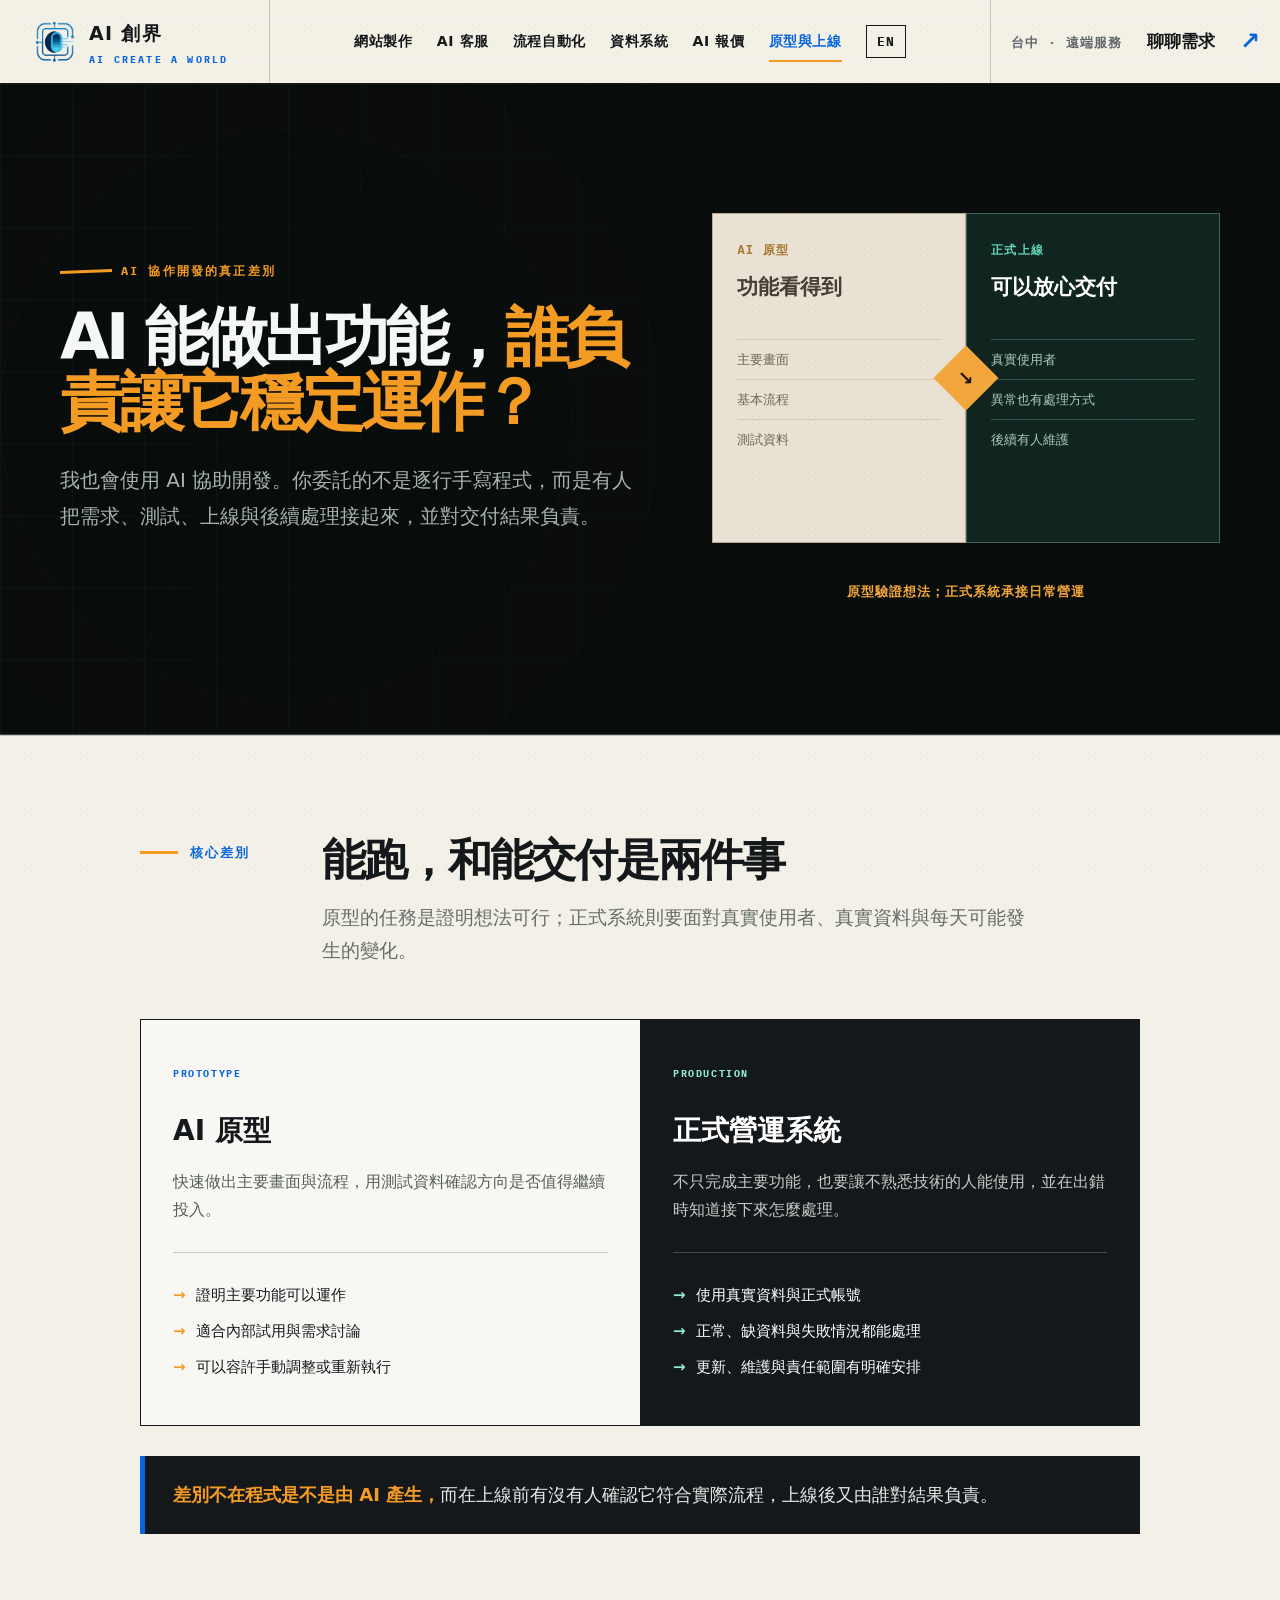
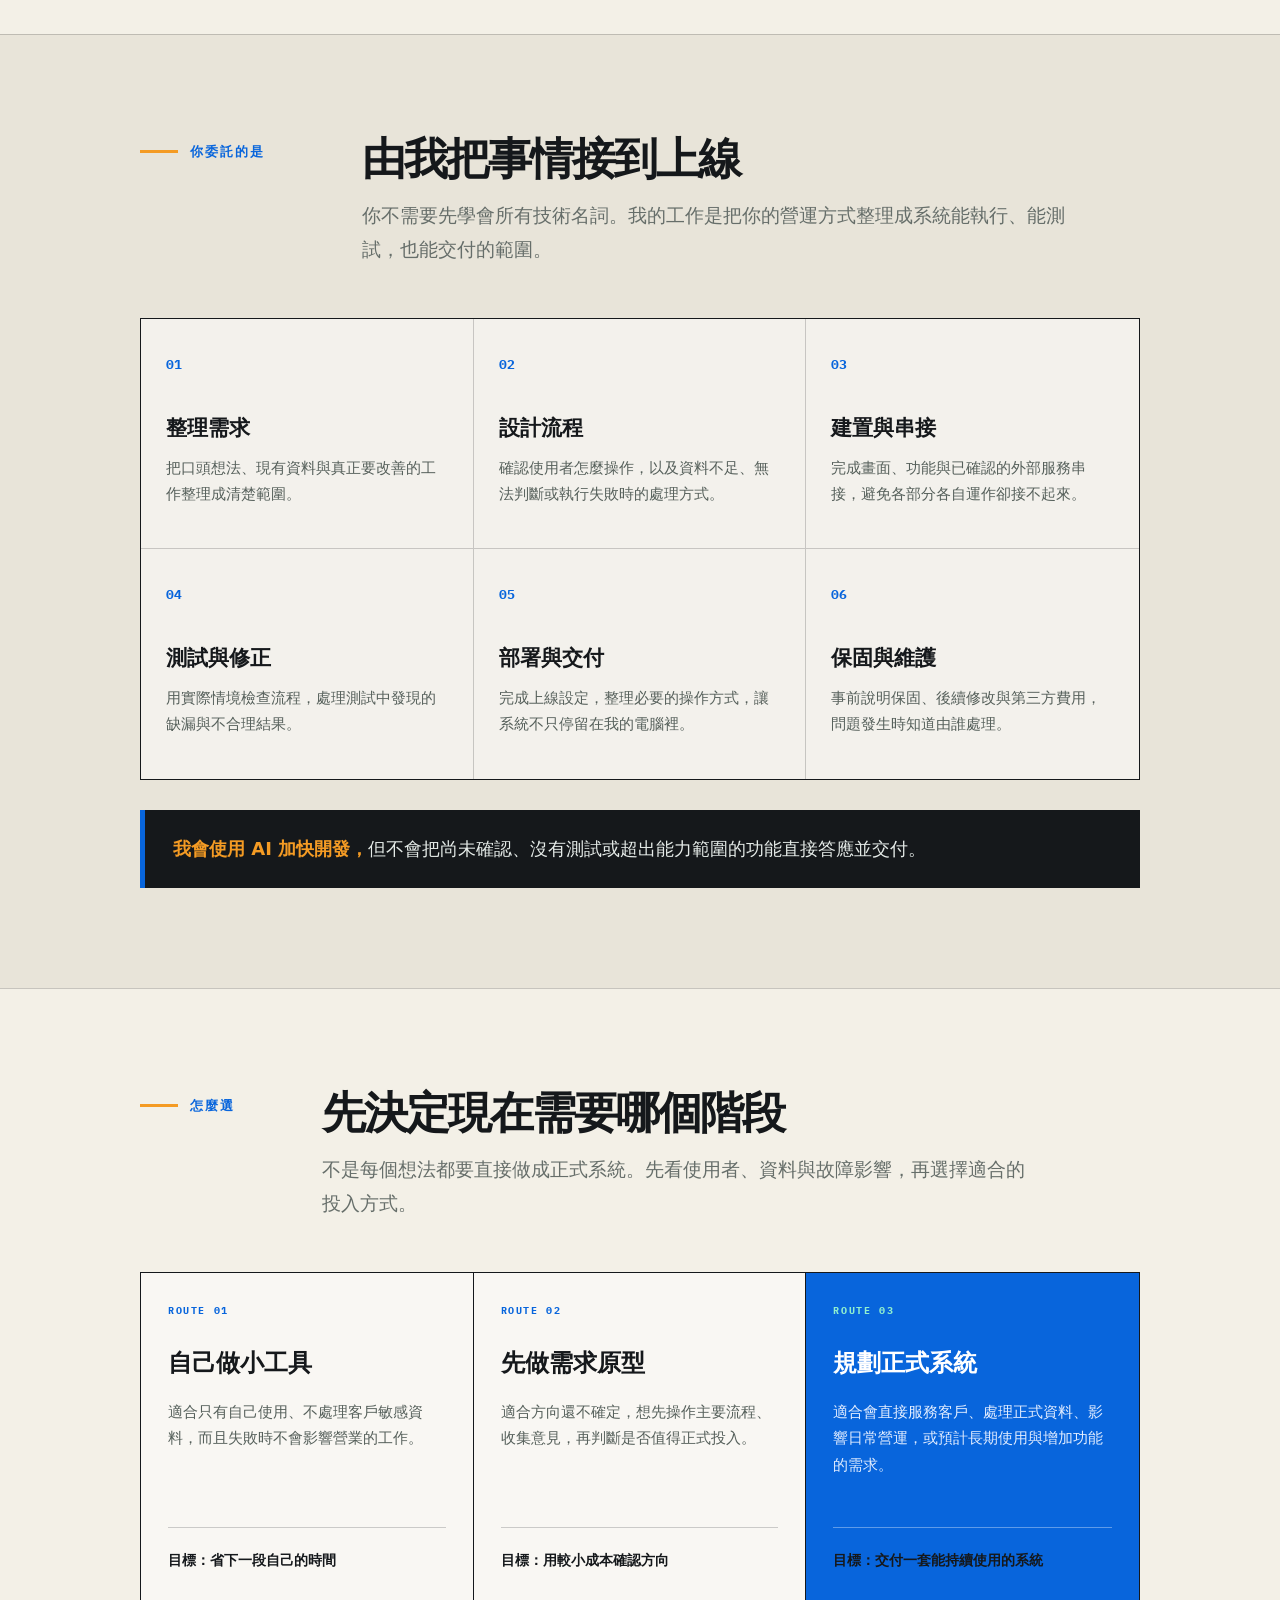
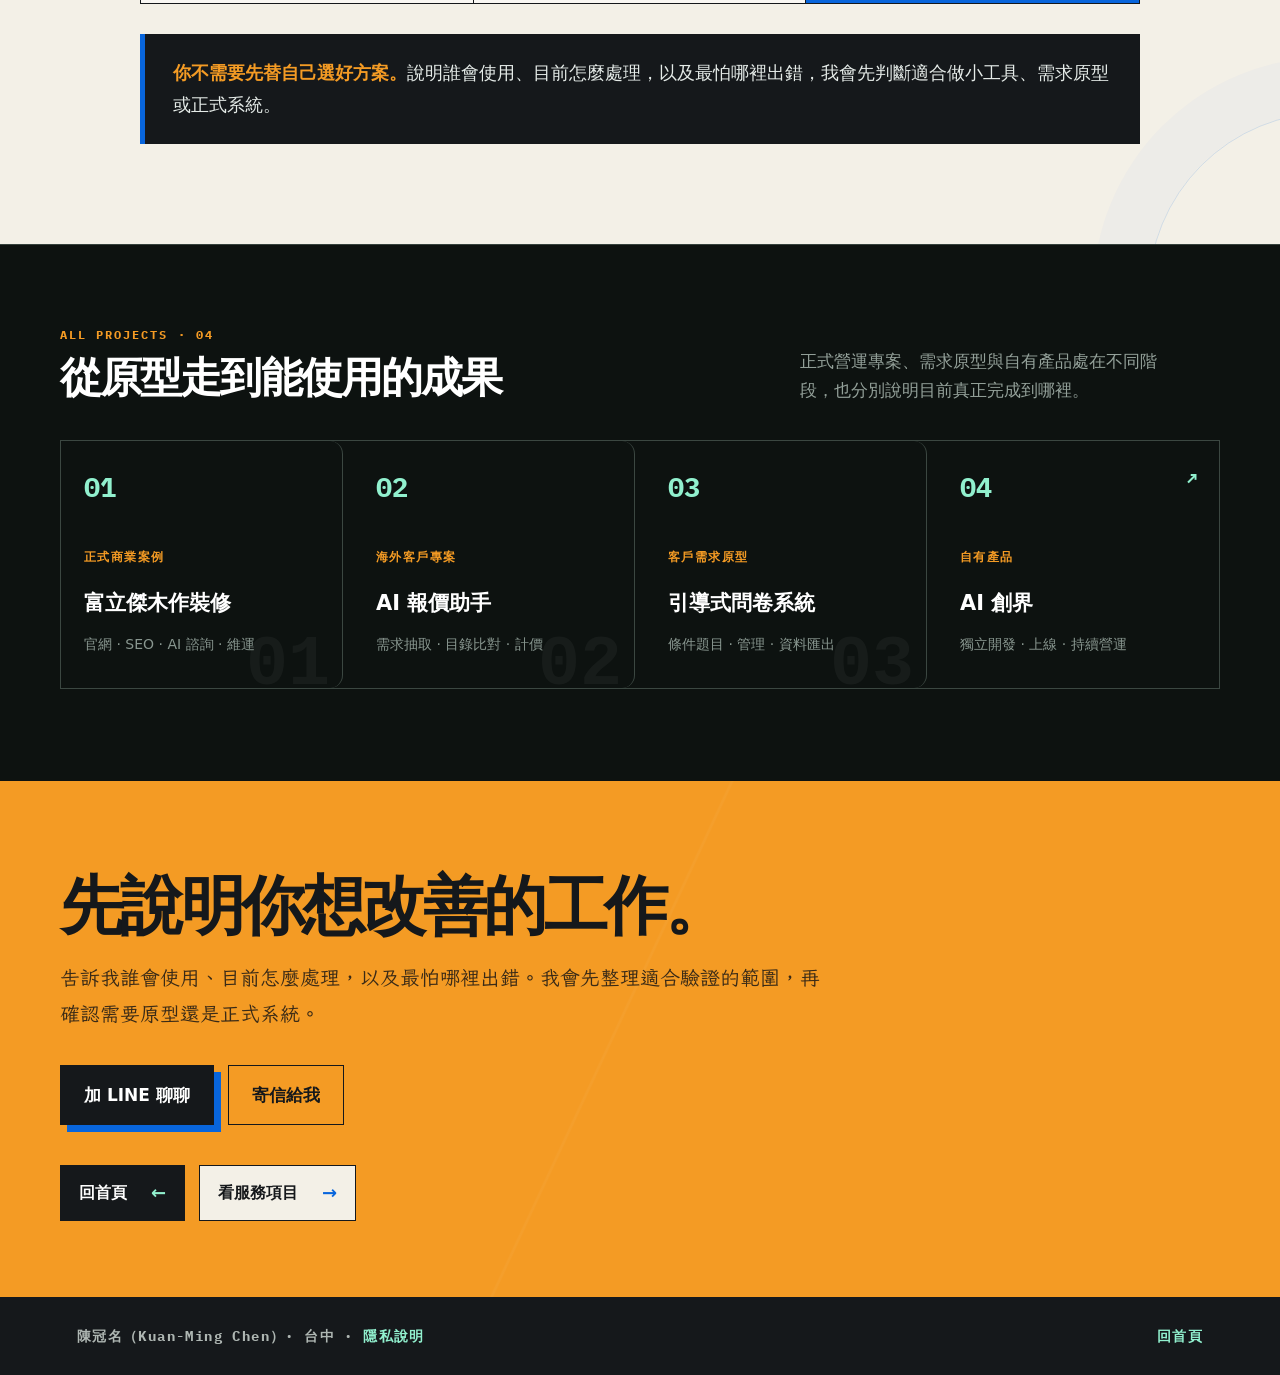
<file: why-not-diy.html>
<!doctype html>
<html lang="zh-Hant">
<head>
<meta charset="utf-8">
<meta name="viewport" content="width=device-width, initial-scale=1">
<title>AI 原型與正式上線差在哪？｜AI 創界</title>
<meta name="description" content="AI 可以快速做出功能原型；正式上線還需要需求整理、測試、部署與後續維護。比較自己做小工具、先做原型與規劃正式系統的差異。">
<meta name="theme-color" content="#0d0f14">
<link rel="canonical" href="https://service.aicreateaworld.com/why-not-diy.html">
<meta property="og:type" content="article">
<meta property="og:locale" content="zh_TW">
<meta property="og:site_name" content="AI 創界｜接案服務">
<meta property="og:title" content="AI 原型與正式上線差在哪？">
<meta property="og:description" content="AI 能做出功能，真正的差別是誰負責整理需求、完成測試並讓系統穩定上線。">
<meta property="og:url" content="https://service.aicreateaworld.com/why-not-diy.html">
<meta property="og:image" content="https://service.aicreateaworld.com/og-preview.jpg">
<meta name="twitter:card" content="summary_large_image">
<link rel="icon" href="aicreate-icon.png">
<link rel="stylesheet" href="style.css">
<link rel="stylesheet" href="site-shell.css">
<link rel="stylesheet" href="service-v2.css">
<script type="text/javascript">
  (function(c,l,a,r,i,t,y){
    c[a]=c[a]||function(){(c[a].q=c[a].q||[]).push(arguments)};
    t=l.createElement(r);t.async=1;t.src="https://www.clarity.ms/tag/"+i;
    y=l.getElementsByTagName(r)[0];y.parentNode.insertBefore(t,y);
  })(window, document, "clarity", "script", "xpzesodivu");
</script>
</head>
<body class="detail-page detail-diy">
<a class="skip-link" href="#detail-main">跳到主要內容</a>
<div class="cursor-dot" aria-hidden="true"></div>
<div class="cursor-ring" aria-hidden="true"></div>
<header class="v2-nav detail-nav" aria-label="主要導覽">
  <a class="v2-brand" href="index.html" aria-label="AI 創界首頁">
    <img src="aicreate-icon.png" alt="" width="48" height="48">
    <span><b>AI 創界</b><small>AI CREATE A WORLD</small></span>
  </a>
  <nav>
    <a href="service-web.html">網站製作</a>
    <a href="service-ai-kefu.html">AI 客服</a>
    <a href="service-n8n.html">流程自動化</a>
    <a href="service-form.html">資料系統</a>
    <a href="service-quote.html">AI 報價</a>
    <a href="why-not-diy.html" aria-current="page">原型與上線</a>
    <a class="lang-switch" href="en/index.html#process" lang="en" hreflang="en">EN</a>
  </nav>
  <a class="mobile-lang-switch" href="en/index.html#process" lang="en" hreflang="en" aria-label="English version">EN</a>
    <a class="nav-talk" href="#contact"><span>台中 · 遠端服務</span>聊聊需求 <b>↗</b></a>
</header>

<main id="detail-main">

<div class="hero sub">
  <div class="narrow service-hero-layout">
    <div class="service-hero-copy"><span class="eyebrow rv"><i></i>AI 協作開發的真正差別</span>
      <h1 class="rv">AI 能做出功能，<em>誰負責讓它穩定運作？</em></h1>
      <p class="lede rv">我也會使用 AI 協助開發。你委託的不是逐行手寫程式，而是有人把需求、測試、上線與後續處理接起來，並對交付結果負責。</p>
    </div>
    <div class="service-ui build-ui rv" aria-hidden="true">
      <div class="build-side prototype"><small>AI 原型</small><b>功能看得到</b><span>主要畫面</span><span>基本流程</span><span>測試資料</span></div>
      <i class="build-arrow">→</i>
      <div class="build-side production"><small>正式上線</small><b>可以放心交付</b><span>真實使用者</span><span>異常也有處理方式</span><span>後續有人維護</span></div>
      <div class="build-footer">原型驗證想法；正式系統承接日常營運</div>
    </div>
  </div>
</div>

<section class="blk diy-compare-section">
  <div class="narrow">
    <div class="sec-head rv">
      <span class="sec-num">核心差別</span>
      <h2>能跑，和能交付是兩件事</h2>
      <p>原型的任務是證明想法可行；正式系統則要面對真實使用者、真實資料與每天可能發生的變化。</p>
    </div>
    <div class="delivery-compare rv">
      <article>
        <small>PROTOTYPE</small>
        <h3>AI 原型</h3>
        <p>快速做出主要畫面與流程，用測試資料確認方向是否值得繼續投入。</p>
        <ul>
          <li>證明主要功能可以運作</li>
          <li>適合內部試用與需求討論</li>
          <li>可以容許手動調整或重新執行</li>
        </ul>
      </article>
      <article class="is-production">
        <small>PRODUCTION</small>
        <h3>正式營運系統</h3>
        <p>不只完成主要功能，也要讓不熟悉技術的人能使用，並在出錯時知道接下來怎麼處理。</p>
        <ul>
          <li>使用真實資料與正式帳號</li>
          <li>正常、缺資料與失敗情況都能處理</li>
          <li>更新、維護與責任範圍有明確安排</li>
        </ul>
      </article>
    </div>
    <div class="callout rv"><b>差別不在程式是不是由 AI 產生，</b>而在上線前有沒有人確認它符合實際流程，上線後又由誰對結果負責。</div>
  </div>
</section>

<section class="blk tint diy-delivery-section">
  <div class="narrow">
    <div class="sec-head rv">
      <span class="sec-num">你委託的是</span>
      <h2>由我把事情接到上線</h2>
      <p>你不需要先學會所有技術名詞。我的工作是把你的營運方式整理成系統能執行、能測試，也能交付的範圍。</p>
    </div>
    <div class="diy-responsibility-grid">
      <article class="rv"><span>01</span><h3>整理需求</h3><p>把口頭想法、現有資料與真正要改善的工作整理成清楚範圍。</p></article>
      <article class="rv"><span>02</span><h3>設計流程</h3><p>確認使用者怎麼操作，以及資料不足、無法判斷或執行失敗時的處理方式。</p></article>
      <article class="rv"><span>03</span><h3>建置與串接</h3><p>完成畫面、功能與已確認的外部服務串接，避免各部分各自運作卻接不起來。</p></article>
      <article class="rv"><span>04</span><h3>測試與修正</h3><p>用實際情境檢查流程，處理測試中發現的缺漏與不合理結果。</p></article>
      <article class="rv"><span>05</span><h3>部署與交付</h3><p>完成上線設定，整理必要的操作方式，讓系統不只停留在我的電腦裡。</p></article>
      <article class="rv"><span>06</span><h3>保固與維護</h3><p>事前說明保固、後續修改與第三方費用，問題發生時知道由誰處理。</p></article>
    </div>
    <div class="callout rv"><b>我會使用 AI 加快開發，</b>但不會把尚未確認、沒有測試或超出能力範圍的功能直接答應並交付。</div>
  </div>
</section>

<section class="blk diy-route-section">
  <div class="narrow">
    <div class="sec-head rv">
      <span class="sec-num">怎麼選</span>
      <h2>先決定現在需要哪個階段</h2>
      <p>不是每個想法都要直接做成正式系統。先看使用者、資料與故障影響，再選擇適合的投入方式。</p>
    </div>
    <div class="diy-route-grid">
      <article class="rv">
        <small>ROUTE 01</small><h3>自己做小工具</h3>
        <p>適合只有自己使用、不處理客戶敏感資料，而且失敗時不會影響營業的工作。</p>
        <b>目標：省下一段自己的時間</b>
      </article>
      <article class="rv">
        <small>ROUTE 02</small><h3>先做需求原型</h3>
        <p>適合方向還不確定，想先操作主要流程、收集意見，再判斷是否值得正式投入。</p>
        <b>目標：用較小成本確認方向</b>
      </article>
      <article class="rv is-production">
        <small>ROUTE 03</small><h3>規劃正式系統</h3>
        <p>適合會直接服務客戶、處理正式資料、影響日常營運，或預計長期使用與增加功能的需求。</p>
        <b>目標：交付一套能持續使用的系統</b>
      </article>
    </div>
    <div class="callout rv"><b>你不需要先替自己選好方案。</b>說明誰會使用、目前怎麼處理，以及最怕哪裡出錯，我會先判斷適合做小工具、需求原型或正式系統。</div>
  </div>
</section>

<section class="work-index">
  <div class="wrap">
    <div class="work-index-head"><div><span>ALL PROJECTS · 04</span><h2>從原型走到能使用的成果</h2></div><p>正式營運專案、需求原型與自有產品處在不同階段，也分別說明目前真正完成到哪裡。</p></div>
    <div class="work-mini-grid">
      <a class="work-mini" data-no="01" href="service-web.html#case-fulijie"><small>正式商業案例</small><b>富立傑木作裝修</b><span>官網 · SEO · AI 諮詢 · 維運</span></a>
      <a class="work-mini" data-no="02" href="service-quote.html#case-quote"><small>海外客戶專案</small><b>AI 報價助手</b><span>需求抽取 · 目錄比對 · 計價</span></a>
      <a class="work-mini" data-no="03" href="service-form.html#case-survey"><small>客戶需求原型</small><b>引導式問卷系統</b><span>條件題目 · 管理 · 資料匯出</span></a>
      <a class="work-mini" data-no="04" href="https://aicreateaworld.com/" target="_blank" rel="noopener"><small>自有產品</small><b>AI 創界</b><span>獨立開發 · 上線 · 持續營運</span></a>
    </div>
  </div>
</section>

<div class="contact-sec" id="contact">
  <div class="narrow">
    <div class="contact-box rv">
      <h2>先說明你想改善的工作。</h2>
      <p>告訴我誰會使用、目前怎麼處理，以及最怕哪裡出錯。我會先整理適合驗證的範圍，再確認需要原型還是正式系統。</p>
      <div class="cta-pair">
        <a class="cta-line" href="https://line.me/ti/p/~0989285996">加 LINE 聊聊</a>
        <a class="cta" href="mailto:zxc02621948@gmail.com?subject=%E8%A9%A2%E5%95%8F">寄信給我</a>
      </div>
      <div class="links">
        <a href="index.html">回首頁</a>
        <a href="index.html#systems">看服務項目</a>
      </div>
    </div>
  </div>
</div>
</main>

<footer><span>陳冠名（Kuan-Ming Chen）· 台中 · <a href="privacy.html">隱私說明</a></span><a href="index.html">回首頁</a></footer>

<script src="site-shell.js"></script>
<script src="reveal.js"></script>
</body>
</html>
</file>
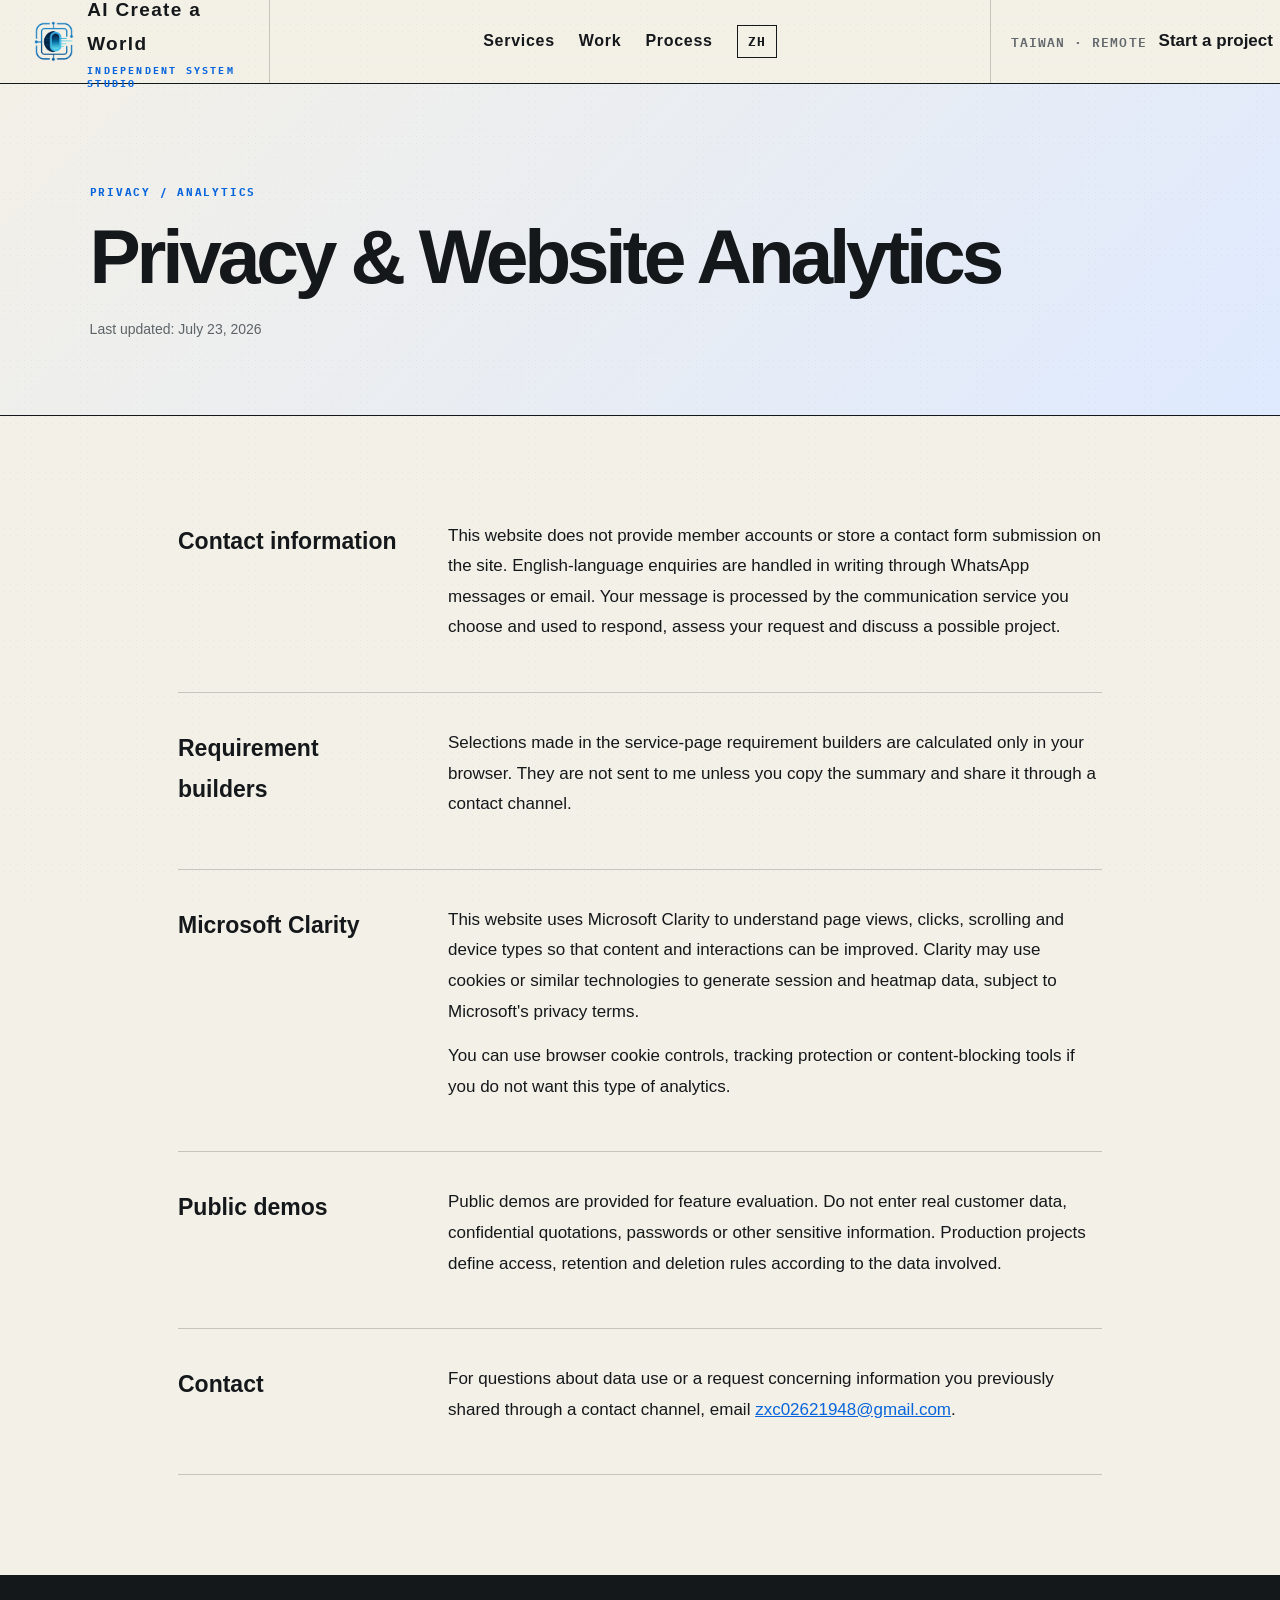
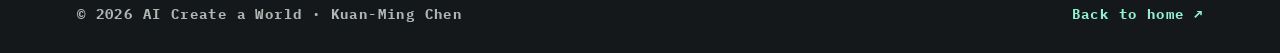
<file: en/privacy.html>
<!doctype html>
<html lang="en">
<head>
  <meta charset="utf-8">
  <meta name="viewport" content="width=device-width,initial-scale=1">
  <title>Privacy &amp; Website Analytics | AI Create a World</title>
  <meta name="description" content="Privacy, contact data, Microsoft Clarity analytics and public demo usage information for AI Create a World services.">
  <link rel="canonical" href="https://service.aicreateaworld.com/en/privacy.html">
  <link rel="alternate" hreflang="zh-Hant" href="https://service.aicreateaworld.com/privacy.html">
  <link rel="alternate" hreflang="en" href="https://service.aicreateaworld.com/en/privacy.html">
  <link rel="icon" href="../aicreate-icon.png">
  <link rel="stylesheet" href="../site-shell.css">
  <link rel="stylesheet" href="../privacy.css">
</head>
<body class="privacy-page en-page">
  <a class="skip-link" href="#main">Skip to content</a>
  <div class="cursor-dot" aria-hidden="true"></div><div class="cursor-ring" aria-hidden="true"></div>
  <header class="v2-nav" aria-label="Main navigation">
    <a class="v2-brand" href="index.html" aria-label="AI Create a World home"><img src="../aicreate-icon.png" alt="" width="48" height="48"><span><b>AI Create a World</b><small>INDEPENDENT SYSTEM STUDIO</small></span></a>
    <nav><a href="index.html#services">Services</a><a href="index.html#work">Work</a><a href="index.html#process">Process</a><a class="lang-switch" href="../privacy.html" lang="zh-Hant" hreflang="zh-Hant">ZH</a></nav>
    <a class="mobile-lang-switch" href="../privacy.html" lang="zh-Hant" hreflang="zh-Hant" aria-label="Switch to Chinese">ZH</a>
    <a class="nav-talk" href="index.html#contact"><span>TAIWAN &middot; REMOTE</span>Start a project <b>&nearr;</b></a>
  </header>
  <main id="main">
    <section class="privacy-hero"><p>PRIVACY / ANALYTICS</p><h1>Privacy &amp; Website Analytics</h1><span>Last updated: July 23, 2026</span></section>
    <div class="privacy-content">
      <section><h2>Contact information</h2><p>This website does not provide member accounts or store a contact form submission on the site. English-language enquiries are handled in writing through WhatsApp messages or email. Your message is processed by the communication service you choose and used to respond, assess your request and discuss a possible project.</p></section>
      <section><h2>Requirement builders</h2><p>Selections made in the service-page requirement builders are calculated only in your browser. They are not sent to me unless you copy the summary and share it through a contact channel.</p></section>
      <section><h2>Microsoft Clarity</h2><div><p>This website uses Microsoft Clarity to understand page views, clicks, scrolling and device types so that content and interactions can be improved. Clarity may use cookies or similar technologies to generate session and heatmap data, subject to Microsoft's privacy terms.</p><p>You can use browser cookie controls, tracking protection or content-blocking tools if you do not want this type of analytics.</p></div></section>
      <section><h2>Public demos</h2><p>Public demos are provided for feature evaluation. Do not enter real customer data, confidential quotations, passwords or other sensitive information. Production projects define access, retention and deletion rules according to the data involved.</p></section>
      <section><h2>Contact</h2><p>For questions about data use or a request concerning information you previously shared through a contact channel, email <a href="mailto:zxc02621948@gmail.com">zxc02621948@gmail.com</a>.</p></section>
    </div>
  </main>
  <footer><span>&copy; 2026 AI Create a World &middot; Kuan-Ming Chen</span><a href="index.html">Back to home &nearr;</a></footer>
  <script src="../site-shell.js"></script>
</body>
</html>
</file>
<file: style-v2.css>
:root{
  --paper:#f3f0e7;
  --paper-2:#e8e4d9;
  --ink:#15181b;
  --blue:#0865dc;
  --orange:#f49b24;
  --mint:#91f0ce;
  --dark:#080c0b;
  --panel:#101714;
  --line:rgba(21,24,27,.2);
  --dark-line:#2e3935;
  --serif:"Noto Serif TC","Songti TC","PMingLiU",serif;
  --sans:"Noto Sans TC","Microsoft JhengHei",system-ui,sans-serif;
  --mono:ui-monospace,SFMono-Regular,Consolas,monospace;
}

*{box-sizing:border-box}
html{scroll-behavior:smooth;background:var(--paper)}
body{margin:0;color:var(--ink);background:var(--paper);font-family:var(--sans);overflow-x:hidden}
a{color:inherit;text-decoration:none}
button,input{font:inherit}
button{color:inherit}
img{display:block;max-width:100%}
.home-nav{grid-template-columns:270px 1fr 290px}.home-nav nav{gap:27px;font-size:14px;letter-spacing:.045em}

.atelier{min-height:720px;display:grid;grid-template-columns:56% 44%;position:relative;border-bottom:1px solid var(--ink);overflow:hidden;background:var(--paper)}
.atelier::before{content:"";position:absolute;left:0;right:44%;bottom:0;height:34%;background:linear-gradient(170deg,transparent 0 45%,rgba(8,101,220,.055) 45.2% 100%);pointer-events:none}
.atelier-copy{padding:70px 58px 48px 6vw;position:relative;z-index:2}
.overline,.light-overline,.blue-overline,.dark-overline{font:800 11px var(--mono);letter-spacing:.17em;text-transform:uppercase}.overline{display:flex;align-items:center;gap:15px;color:var(--blue)}.overline span{width:54px;height:3px;background:var(--orange);transform:rotate(-2deg)}
.atelier h1{font-size:clamp(57px,5.25vw,86px);line-height:1.02;letter-spacing:-.065em;margin:27px 0 23px;font-weight:900;max-width:790px}
.atelier h1 em{font-family:var(--sans);font-style:normal;color:var(--blue);font-weight:900;letter-spacing:-.045em;white-space:nowrap}.mobile-break{display:none}
.atelier-lead{max-width:600px;font-family:var(--narrative);font-size:18px;line-height:1.85;letter-spacing:.015em;border-left:4px solid var(--orange);padding-left:21px;margin:0 0 32px}
.hero-actions{display:flex;align-items:center;gap:24px}.ink-button{display:inline-flex;align-items:center;gap:25px;padding:15px 21px;background:var(--ink);color:#fff;font-weight:900;box-shadow:7px 7px 0 var(--orange);transition:.25s}.ink-button:hover{transform:translate(-2px,-2px);box-shadow:10px 10px 0 var(--orange)}.ink-button span{color:var(--mint);font-size:19px}.line-button{font-weight:800;padding:13px 0;border-bottom:2px solid var(--ink)}
.hero-proof{display:flex;margin-top:46px;border-top:1px solid var(--line);max-width:660px}.hero-proof span{flex:1;padding:18px 17px 0 0;margin-right:17px;border-right:1px solid var(--line)}.hero-proof span:last-child{border:0;margin:0}.hero-proof b,.hero-proof small{display:block}.hero-proof b{font-size:15px}.hero-proof small{font-size:11px;color:#74797c;margin-top:5px;line-height:1.4}

.atelier-work{position:relative;overflow:hidden;background:var(--blue);border-left:1px solid var(--ink);isolation:isolate}
.atelier-work::after{content:"";position:absolute;inset:0;background:linear-gradient(145deg,rgba(3,22,55,.05),rgba(1,19,52,.65));z-index:1}
.atelier-work>img{width:115%;height:100%;max-width:none;object-fit:cover;position:absolute;left:-10%;filter:saturate(.75) contrast(1.06);clip-path:polygon(10% 0,100% 0,100% 91%,72% 100%,0 100%,0 10%)}
.work-index{position:absolute;right:26px;top:23px;z-index:4;color:#fff;font:800 10px var(--mono);letter-spacing:.18em}
.orbit-stamp{position:absolute;right:-27px;top:137px;z-index:4;width:132px;height:132px;border:2px solid var(--orange);border-radius:48% 52% 43% 57%;animation:stamp-turn 17s linear infinite}.orbit-stamp span{position:absolute;left:43px;top:55px;color:#fff;font:900 13px var(--mono);transform:rotate(-17deg)}
.work-note{position:absolute;left:31px;right:42px;bottom:34px;z-index:5;background:var(--paper);padding:21px 24px 19px;box-shadow:8px 8px 0 var(--orange);transform:rotate(-1deg)}.work-note small{color:var(--blue);font:800 9px var(--mono);letter-spacing:.13em}.work-note strong{display:block;margin:8px 0 5px;font:700 23px var(--narrative)}.work-note p{font-size:12px;color:#646a6e;margin:0}
.hero-sideword{position:absolute;right:43.7%;bottom:14px;z-index:5;writing-mode:vertical-rl;transform:translateX(50%);font:700 8px var(--mono);letter-spacing:.22em;background:var(--paper);padding:10px 5px}

.signal-tape{height:54px;background:var(--ink);color:#fff;overflow:hidden;display:flex;align-items:center;white-space:nowrap;font:700 11px var(--mono);letter-spacing:.13em}.signal-tape div{animation:signal-move 24s linear infinite}.signal-tape b{color:var(--orange);font-size:17px;margin:0 27px}
.threshold{min-height:350px;display:grid;grid-template-columns:220px 1fr 390px;align-items:center;padding:66px 7vw;background:linear-gradient(165deg,var(--paper) 0 54%,#151a18 54.2% 100%);border-bottom:1px solid #2c3532}.threshold>p{align-self:start;margin-top:10px;font:800 10px var(--mono);letter-spacing:.18em;color:var(--blue)}.threshold h2{font-size:clamp(43px,4vw,68px);line-height:1.03;letter-spacing:-.055em;margin:0}.threshold h2 em{font-style:normal;color:var(--orange)}.threshold>span{align-self:end;color:#a8b2ae;font-family:var(--narrative);font-size:16px;line-height:1.7;border-left:2px solid var(--mint);padding-left:18px}

.systems{min-height:1030px;background:var(--dark);color:#e9efec;position:relative;padding:95px 6vw 110px;overflow:hidden}.systems::before{content:"";position:absolute;width:640px;height:640px;border:1px solid rgba(145,240,206,.08);border-radius:50%;right:-330px;top:160px;box-shadow:0 0 0 90px rgba(145,240,206,.015),0 0 0 180px rgba(145,240,206,.01)}
.system-grid{position:absolute;inset:0;opacity:.22;background-image:linear-gradient(rgba(145,240,206,.07) 1px,transparent 1px),linear-gradient(90deg,rgba(145,240,206,.07) 1px,transparent 1px);background-size:72px 72px;mask-image:linear-gradient(90deg,transparent,#000 20%,#000 80%,transparent)}
.systems-head{position:relative;z-index:2;max-width:760px;margin-bottom:66px}.dark-overline{color:var(--orange)}.systems-head h2{font-size:clamp(43px,4.5vw,70px);line-height:1.05;letter-spacing:-.055em;margin:19px 0 20px}.systems-head h2 span{display:block;color:var(--mint)}.systems-head>p:last-child{color:#9da9a4;font-size:17px;line-height:1.75;max-width:630px}
.control-room{position:relative;z-index:2;display:grid;grid-template-columns:minmax(590px,1.15fr) minmax(390px,.85fr);gap:70px;align-items:center;max-width:1420px;margin:auto}
.service-map{height:540px;position:relative}.core{position:absolute;left:50%;top:50%;width:132px;height:132px;transform:translate(-50%,-50%);border:1px solid #60716a;border-radius:50%;display:flex;flex-direction:column;align-items:center;justify-content:center;background:#0d1412;box-shadow:0 0 0 14px rgba(145,240,206,.035),0 0 0 35px rgba(145,240,206,.015)}.core i{position:absolute;inset:-1px;border:1px dashed rgba(145,240,206,.38);border-radius:50%;animation:core-turn 15s linear infinite}.core b{font-size:35px;color:var(--mint)}.core small{margin-top:5px;color:#77857f;font:700 8px var(--mono);letter-spacing:.16em}
.service-node{position:absolute;width:178px;min-height:108px;border:1px solid #42504b;background:rgba(14,21,18,.92);text-align:left;padding:17px 18px;cursor:pointer;transition:.25s;box-shadow:0 18px 35px rgba(0,0,0,.25)}.service-node::after{content:"";position:absolute;left:-1px;bottom:-1px;width:24px;height:3px;background:var(--orange);transition:width .25s}.service-node:hover,.service-node.active{border-color:var(--mint);transform:translateY(-5px)}.service-node.active::after{width:calc(100% + 2px);background:var(--mint)}.service-node small{color:var(--orange);font:800 9px var(--mono);letter-spacing:.14em}.service-node b,.service-node span{display:block}.service-node b{margin:8px 0 4px;font-size:17px}.service-node span{color:#7f8d87;font-size:11px}.node-web{left:4%;top:4%;transform:rotate(-2deg)}.node-chat{right:4%;top:3%;transform:rotate(2deg)}.node-flow{left:0;top:55%;transform:rotate(1deg)}.node-data{right:0;top:56%;transform:rotate(-2deg)}.node-quote{left:50%;bottom:0;transform:translateX(-50%)}.node-web:hover,.node-web.active{transform:rotate(-2deg) translateY(-5px)}.node-chat:hover,.node-chat.active{transform:rotate(2deg) translateY(-5px)}.node-flow:hover,.node-flow.active{transform:rotate(1deg) translateY(-5px)}.node-data:hover,.node-data.active{transform:rotate(-2deg) translateY(-5px)}.node-quote:hover,.node-quote.active{transform:translateX(-50%) translateY(-5px)}
.service-node .service-node-cta{display:none}
.connector{position:absolute;height:1px;background:linear-gradient(90deg,transparent,#52635c,#8ccdb5);transform-origin:left;opacity:.62}.connector::after{content:"";position:absolute;right:16%;top:-2px;width:5px;height:5px;border-radius:50%;background:var(--mint);animation:pulse-travel 3.4s ease-in-out infinite}.connector-a{width:245px;left:22%;top:26%;transform:rotate(28deg)}.connector-b{width:235px;left:53%;top:44%;transform:rotate(-39deg)}.connector-c{width:260px;left:18%;top:68%;transform:rotate(-25deg)}.connector-d{width:245px;left:52%;top:53%;transform:rotate(34deg)}.connector-e{width:180px;left:50%;top:57%;transform:rotate(90deg)}
.system-console{background:rgba(15,22,19,.96);border:1px solid #3d4944;padding:0 29px 30px;min-height:455px;box-shadow:25px 25px 0 rgba(145,240,206,.035)}.console-bar{height:52px;margin:0 -29px 26px;padding:0 20px;border-bottom:1px solid #37433e;display:flex;align-items:center;gap:7px}.console-bar>span{width:7px;height:7px;border-radius:50%;background:#59645f}.console-bar>span:first-child{background:var(--orange)}.console-bar b{margin-left:auto;color:#6f7d77;font:700 8px var(--mono);letter-spacing:.15em}.console-state{display:flex;align-items:center;gap:10px;color:#9baba4;font-size:12px}.console-state i{width:8px;height:8px;border-radius:50%;background:var(--mint);box-shadow:0 0 0 5px rgba(145,240,206,.08);animation:state-pulse 2s ease infinite}.system-console h3{font-size:clamp(28px,2.4vw,40px);line-height:1.2;letter-spacing:-.035em;margin:24px 0 16px}.system-console>p:not(.console-state){color:#98a59f;line-height:1.8}.console-output{display:grid;grid-template-columns:1fr auto 1fr;gap:13px;align-items:center;border-top:1px solid #35413c;border-bottom:1px solid #35413c;padding:18px 0;margin:24px 0}.console-output span{color:#718079;font:700 9px var(--mono);letter-spacing:.12em}.console-output em{display:block;color:#e4ebe7;font:normal 13px/1.5 var(--sans);letter-spacing:0;margin-top:6px}.console-output>b{color:var(--orange)}.system-console-actions{display:flex;flex-wrap:wrap;gap:10px}.system-console-actions a{display:flex;justify-content:space-between;align-items:center;gap:18px;padding:11px 13px;border:1px solid #45534d;color:var(--mint);font-weight:900}.system-console-actions a:first-child{background:var(--mint);border-color:var(--mint);color:#0d1412}.system-console-actions a:last-child{margin-left:auto;border-color:transparent;padding-right:0}.system-console-actions a span{font-size:18px}.system-console-actions a[hidden]{display:none!important}

.service-proof-note{margin:13px 0 0!important;padding-left:11px;border-left:2px solid var(--orange);color:#aeb9b4!important;font-size:12px!important;line-height:1.55!important}.service-proof-note[hidden]{display:none!important}
.projects{background:#0d1210;color:#eef3f0;padding:100px 6vw 45px;position:relative;overflow:clip;border-top:1px solid #313a37}.projects::after{content:"PROJECTS";position:absolute;right:-25px;bottom:-70px;color:rgba(255,255,255,.018);font:900 180px var(--sans);letter-spacing:-.07em}.projects-head{max-width:780px;position:relative;z-index:2}.light-overline{color:var(--orange)}.projects-head h2{font-size:clamp(45px,4.6vw,72px);line-height:1.03;letter-spacing:-.06em;margin:20px 0}.projects-head h2 em{font-style:normal;color:var(--mint)}.projects-head>p:last-child{color:#8e9b95;font-size:17px}
.project-explorer{max-width:1400px;margin:46px auto 0;display:grid;grid-template-columns:minmax(620px,1.15fr) minmax(360px,.85fr);gap:38px;align-items:start}.project-field{height:750px;min-width:0;position:relative}.field-core{position:absolute;left:50%;top:305px;z-index:2;transform:translate(-50%,-50%);width:126px;height:126px;border:1px solid #5d6d66;border-radius:50%;display:flex;flex-direction:column;align-items:center;justify-content:center;color:#7a8b84;background:rgba(13,18,16,.88);box-shadow:0 0 0 15px rgba(145,240,206,.018)}.field-core span{font:800 8px var(--mono);letter-spacing:.18em}.field-core b{color:var(--mint);font-size:15px;margin-top:6px}.field-line{position:absolute;height:1px;background:linear-gradient(90deg,rgba(145,240,206,.12),rgba(145,240,206,.72),rgba(145,240,206,.08));transform-origin:left}.line-one{width:310px;left:24%;top:190px;transform:rotate(19deg)}.line-two{width:320px;left:49%;top:305px;transform:rotate(-38deg)}.line-three{width:310px;left:25%;top:420px;transform:rotate(-20deg)}
.project-node{position:absolute;padding:0;border:1px solid #4a5752;background:#141c18;overflow:hidden;text-align:left;cursor:pointer;border-radius:24px;box-shadow:0 28px 55px rgba(0,0,0,.34);transition:transform .35s,border-color .35s;animation:project-float 6.5s ease-in-out infinite}.project-node::before{content:"目前顯示";position:absolute;visibility:hidden;z-index:4;right:13px;top:13px;padding:6px 9px;border-radius:99px;background:var(--mint);color:#0d1210;font:900 10px var(--sans);letter-spacing:.05em;opacity:0;transform:translateY(-5px);transition:.25s}.project-node.active::before{visibility:visible;opacity:1;transform:none}.project-node::after{content:"";position:absolute;inset:0;background:linear-gradient(180deg,transparent 15%,rgba(5,9,7,.9) 91%)}.project-node img{width:100%;height:100%;object-fit:cover;opacity:.72;filter:saturate(.77) contrast(1.07);transition:.55s}.project-node>span{position:absolute;z-index:2;left:21px;right:18px;bottom:18px}.project-node small,.project-node b{display:block}.project-node small{color:#ffc069;font:800 9px var(--mono);letter-spacing:.13em}.project-node b{color:#fff;margin-top:6px;font-size:18px}.project-node:hover,.project-node.active{border-color:var(--mint);transform:translateY(-8px) scale(1.025)}.project-node:hover img,.project-node.active img{opacity:.9;transform:scale(1.045)}.project-one{left:0;top:0;width:285px;height:190px;transform:rotate(-2deg);animation-delay:-1s}.project-two{right:0;top:36px;width:295px;height:195px;transform:rotate(2deg);animation-delay:-2.5s}.project-three{left:26px;bottom:145px;width:295px;height:195px;transform:rotate(1.5deg);animation-delay:-4s}.project-four{right:8px;bottom:140px;width:280px;height:195px;transform:rotate(-2deg);animation-delay:-3s}.project-one:hover,.project-one.active{transform:rotate(-2deg) translateY(-8px) scale(1.025)}.project-two:hover,.project-two.active{transform:rotate(2deg) translateY(-8px) scale(1.025)}.project-three:hover,.project-three.active{transform:rotate(1.5deg) translateY(-8px) scale(1.025)}.project-four:hover,.project-four.active{transform:rotate(-2deg) translateY(-8px) scale(1.025)}
.project-drawer{position:sticky;top:92px;z-index:3;min-height:520px;display:flex;flex-direction:column;gap:24px;border-left:4px solid var(--orange);background:rgba(17,24,21,.97);padding:34px 35px;box-shadow:0 30px 70px rgba(0,0,0,.3)}.project-drawer.is-updating{animation:drawer-feedback .42s ease}.drawer-count span{font:900 50px var(--mono);color:var(--orange)}.drawer-count small{color:#66736d}.drawer-copy>p:first-child{color:var(--mint);font:800 9px var(--mono);letter-spacing:.14em}.drawer-copy h3{font-size:27px;margin:9px 0 14px}.drawer-copy>p:last-child{color:#9aa6a0;font-size:13px;line-height:1.75;margin:0}.drawer-meta{display:flex;flex-wrap:wrap;gap:7px}.drawer-meta span{border:1px solid #3d4a44;color:#a8b4ae;padding:7px 9px;font-size:10px}.project-drawer>a{display:flex;justify-content:space-between;align-items:center;border-bottom:1px solid #52615a;padding:14px 0 10px;font-weight:800;margin-top:auto}.project-drawer>a b{color:var(--mint);font-size:20px}

.process-section{background:var(--paper);padding:105px 6vw 115px;border-top:1px solid var(--ink)}.process-head{display:grid;grid-template-columns:220px 1fr 430px;align-items:end;max-width:1400px;margin:0 auto 52px}.blue-overline{color:var(--blue);align-self:start}.process-head h2{font-size:clamp(43px,4.2vw,67px);line-height:1.05;letter-spacing:-.055em;margin:0}.process-head h2 em{font-family:var(--narrative);font-style:normal;font-weight:700;color:var(--blue)}.process-head>p:last-child{font-family:var(--narrative);font-size:16px;line-height:1.75;border-left:3px solid var(--orange);padding-left:20px}
.process-board{max-width:1400px;margin:auto;display:grid;grid-template-columns:1.25fr .75fr;border:1px solid var(--ink);box-shadow:13px 13px 0 var(--orange)}
.process-steps{counter-reset:step;background:var(--paper)}.process-steps article{min-height:190px;display:grid;grid-template-columns:75px 1fr;grid-template-rows:auto auto auto 1fr;column-gap:22px;padding:29px 31px;border-bottom:1px solid var(--line)}.process-steps article:last-child{border-bottom:0}.process-steps article>span{grid-row:1/5;color:var(--blue);font:900 31px var(--mono)}.process-steps article>small{color:var(--orange);font:900 9px var(--mono);letter-spacing:.15em}.process-steps h3{margin:8px 0 9px;font-size:25px}.process-steps p{max-width:720px;margin:0;color:#5e6662;font-size:15px;line-height:1.65}.process-steps ul{display:flex;flex-wrap:wrap;gap:8px;margin:17px 0 0;padding:0;list-style:none}.process-steps li{padding:5px 9px;border:1px solid var(--line);color:#616967;font-size:11px}
.scope-note{padding:38px 36px;background:#111714;color:#fff}.scope-note>small{display:block;padding-bottom:18px;border-bottom:1px solid #435049;color:var(--mint);font:900 9px var(--mono);letter-spacing:.17em}.scope-note h3{margin:43px 0 17px;font-size:clamp(30px,3vw,43px);line-height:1.16;letter-spacing:-.04em}.scope-note>p{color:#b6c1bb;font-family:var(--narrative);font-size:17px;line-height:1.72}.scope-note dl{margin:29px 0;border-top:1px solid #435049}.scope-note dl div{display:grid;grid-template-columns:110px 1fr;gap:17px;padding:16px 0;border-bottom:1px solid #435049}.scope-note dt{color:var(--orange);font-size:13px;font-weight:900}.scope-note dd{margin:0;color:#c0cac5;font-size:13px;line-height:1.55}.scope-note>span{display:block;margin-top:25px;padding-left:14px;border-left:3px solid var(--mint);color:#aebbb4;font-size:12px;line-height:1.7}
.objection-card{max-width:1400px;margin:42px auto 0;padding:25px 28px;border:1px solid var(--ink);display:flex;align-items:center;justify-content:space-between;gap:35px;background:#fff;box-shadow:8px 8px 0 var(--blue);transition:.25s}.objection-card:hover{transform:translate(-2px,-2px);box-shadow:11px 11px 0 var(--orange)}.objection-card small{display:block;color:var(--blue);font:800 10px var(--mono);letter-spacing:.14em}.objection-card strong{display:block;font-size:25px;margin:8px 0 5px}.objection-card p{margin:0;color:#656b6e;font-size:15px}.objection-card>span{white-space:nowrap;font-weight:900;color:var(--blue)}

.contact{min-height:500px;background:var(--orange);padding:95px 7vw 65px;position:relative;overflow:hidden}.contact::after{content:"LET'S BUILD";position:absolute;right:-20px;bottom:-65px;color:rgba(21,24,27,.08);font:900 170px var(--sans);letter-spacing:-.07em}.contact>p{font:800 10px var(--mono);letter-spacing:.18em}.contact h2{font-size:clamp(48px,5.4vw,84px);line-height:1.02;letter-spacing:-.06em;margin:25px 0 46px;position:relative;z-index:2}.contact h2 em{font-family:var(--narrative);font-style:normal;font-weight:700;color:var(--blue)}.contact-actions{display:flex;gap:19px;position:relative;z-index:2}.contact-actions a{padding:17px 22px;border:1px solid var(--ink);font-weight:900}.contact-actions a:first-child{background:var(--ink);color:#fff}.contact-actions span{color:var(--mint);margin-left:20px}.contact>small{display:block;margin-top:52px;font:700 9px var(--mono);letter-spacing:.15em}
footer{min-height:78px;background:var(--ink);color:#aeb6b2;display:flex;align-items:center;justify-content:space-between;padding:0 6vw;font:700 10px var(--mono);letter-spacing:.12em}footer a{color:var(--mint)}

.reveal-item{opacity:0;transform:translateY(32px);transition:opacity .75s ease,transform .9s cubic-bezier(.2,.75,.2,1)}
.reveal-item.shown{opacity:1;transform:none}

/* Legibility pass: supporting text should remain readable without zooming. */
body{font-size:17px}
.overline,.light-overline,.blue-overline,.dark-overline{font-size:13px;letter-spacing:.14em}
.atelier-lead{max-width:630px;font-size:20px}
.hero-proof b{font-size:17px}.hero-proof small{font-size:13px;line-height:1.5}
.work-note{padding:23px 25px 21px}.work-note small{font-size:11px}.work-note strong{font-size:26px}.work-note p{font-size:15px}
.signal-tape{height:58px;font-size:13px;letter-spacing:.1em}
.threshold>p{font-size:12px}.threshold>span{font-size:18px;line-height:1.75}
.systems-head>p:last-child{max-width:680px;color:#aeb8b3;font-size:19px;line-height:1.8}
.service-node{width:188px;min-height:118px;padding:18px 19px}.service-node small{font-size:11px}.service-node b{font-size:20px}.service-node span{color:#9aa69f;font-size:13px}
.console-bar b{font-size:10px}.console-state{font-size:15px}.system-console>p:not(.console-state){font-size:17px;color:#aeb9b4}.console-output span{font-size:11px}.console-output em{font-size:15px}.system-console-actions a{font-size:14px}
.projects-head>p:last-child{font-size:19px;color:#a4afa9}.project-node small{font-size:11px}.project-node b{font-size:21px}
.drawer-copy>p:first-child{font-size:11px}.drawer-copy h3{font-size:29px}.drawer-copy>p:last-child{font-size:16px;color:#b1bbb6}.drawer-meta span{font-size:12px}.project-drawer>a{font-size:16px}
.process-head>p:last-child{font-size:18px}.process-steps h3{font-size:27px}.process-steps p{font-size:16px}.process-steps li{font-size:12px}.scope-note>p{font-size:19px}.scope-note dt,.scope-note dd{font-size:14px}
.contact>p{font-size:12px}.contact-actions a{font-size:17px}.contact>small{font-size:12px}footer{font-size:12px}

@keyframes stamp-turn{to{transform:rotate(360deg)}}
@keyframes signal-move{to{transform:translateX(-50%)}}
@keyframes core-turn{to{transform:rotate(360deg)}}
@keyframes state-pulse{50%{box-shadow:0 0 0 9px rgba(145,240,206,0)}}
@keyframes pulse-travel{0%,100%{right:84%;opacity:.2}50%{right:8%;opacity:1}}
@keyframes project-float{0%,100%{margin-top:0}50%{margin-top:-9px}}
@keyframes drawer-feedback{0%{transform:translateX(8px);box-shadow:0 30px 70px rgba(0,0,0,.3)}45%{transform:translateX(0);box-shadow:0 30px 80px rgba(145,240,206,.12)}100%{box-shadow:0 30px 70px rgba(0,0,0,.3)}}

@media(max-width:1100px){
  .home-nav{grid-template-columns:195px 1fr 150px}.home-nav nav{gap:10px;font-size:11px}.home-nav .v2-brand{padding-inline:16px}.home-nav .nav-talk{padding-inline:14px}
  .atelier{grid-template-columns:1fr}.atelier-copy{padding:65px 6vw 55px}.atelier-work{height:590px;border-left:0;border-top:1px solid var(--ink)}.atelier::before,.hero-sideword{display:none}.atelier h1 em{white-space:normal}
  .threshold{grid-template-columns:160px 1fr}.threshold>span{grid-column:2;margin-top:35px}
  .control-room{grid-template-columns:1fr}.service-map{max-width:760px;width:100%;margin:auto}.system-console{max-width:720px;margin:auto}
  .project-explorer{grid-template-columns:1fr;max-width:760px;padding-bottom:0}.project-field{width:100%}.project-drawer{position:relative;top:auto;min-height:0;display:grid;grid-template-columns:90px 1fr 180px}.project-drawer>a{grid-column:2/4}.process-head{grid-template-columns:160px 1fr}.process-head>p:last-child{grid-column:2;margin-top:25px}.process-board{grid-template-columns:1fr}.scope-note{min-height:0}
}

@media(max-width:760px){
  .atelier-copy{padding:50px 22px 45px}.atelier h1{font-size:clamp(43px,13vw,62px);letter-spacing:-.05em}.atelier h1 em{line-height:1.02;letter-spacing:-.035em}.mobile-break{display:inline}.atelier-lead{font-size:18px}.hero-actions{align-items:flex-start;flex-direction:column;gap:14px}.hero-proof{display:grid;grid-template-columns:repeat(3,minmax(0,1fr));width:100%}.hero-proof span{min-width:0;margin-right:10px;padding-right:10px}.hero-proof b{font-size:14px}.hero-proof small{font-size:11px}.atelier-work{height:470px}.work-note{left:18px;right:25px;bottom:26px}.orbit-stamp{top:86px}.signal-tape{height:52px}
  .threshold{display:block;padding:65px 22px;background:linear-gradient(165deg,var(--paper) 0 67%,#151a18 67.3%)}.threshold>p{margin:0 0 28px}.threshold h2{font-size:44px}.threshold>span{display:block;margin:90px 0 0}
  .systems{padding:75px 18px 90px;min-height:0}.systems-head{margin-bottom:35px}.systems-head h2{font-size:43px}.service-map{height:auto;display:grid;grid-template-columns:1fr 1fr;gap:12px}.core,.connector{display:none}.service-node{position:relative!important;left:auto!important;right:auto!important;top:auto!important;bottom:auto!important;width:auto;min-height:148px;display:flex;flex-direction:column;align-items:stretch;transform:none!important}.service-node:last-child{grid-column:1/3}.service-node:hover,.service-node.active{transform:translateY(-3px)!important}.service-node .service-node-cta{display:flex;margin-top:auto;padding-top:12px;border-top:1px solid #34413c;color:var(--mint);font-size:14px;font-weight:900}.system-console{display:none}
  .projects{padding:75px 18px 90px}.projects-head h2{font-size:43px}.project-explorer{display:block;margin-top:38px}.project-field{height:auto;display:grid;grid-template-columns:1fr 1fr;gap:14px}.field-core,.field-line{display:none}.project-node{position:relative!important;left:auto!important;right:auto!important;top:auto!important;bottom:auto!important;width:auto!important;height:190px!important;transform:none!important}.project-node:hover,.project-node.active{transform:translateY(-4px)!important}.project-drawer{margin:22px 0 0;display:grid;grid-template-columns:70px 1fr;gap:18px;padding:23px 20px}.drawer-count span{font-size:38px}.drawer-meta{grid-column:1/3}.project-drawer>a{grid-column:1/3}
  .process-section{padding:75px 18px 90px}.process-head{display:block;margin-bottom:35px}.process-head h2{font-size:43px;margin:22px 0}.process-head>p:last-child{font-size:17px}.process-board{box-shadow:8px 8px 0 var(--orange)}.process-steps article{grid-template-columns:48px 1fr;padding:25px 19px}.process-steps article>span{font-size:24px}.process-steps h3{font-size:22px}.process-steps ul{display:grid;grid-template-columns:1fr}.scope-note{padding:30px 22px}.scope-note h3{margin-top:38px}.scope-note dl div{grid-template-columns:90px 1fr}.objection-card{align-items:flex-start;flex-direction:column;padding:22px 20px}.objection-card strong{font-size:22px}.objection-card>span{white-space:normal}
  .contact{padding:75px 22px 55px}.contact h2{font-size:45px}.contact-actions{align-items:stretch;flex-direction:column}.contact-actions a{text-align:center}.contact::after{font-size:95px}footer{padding:22px;gap:20px;flex-direction:column;align-items:flex-start}
}

@media(max-width:480px){.project-field{grid-template-columns:1fr}.project-node{height:210px!important}.atelier-work{height:430px}.work-note strong{font-size:20px}.service-map{grid-template-columns:1fr}.service-node:last-child{grid-column:auto}.project-drawer{grid-template-columns:1fr}.drawer-meta,.project-drawer>a{grid-column:auto}.drawer-count{display:flex;align-items:baseline;gap:5px}}

@media(prefers-reduced-motion:reduce){html{scroll-behavior:auto}.orbit-stamp,.signal-tape div,.core i,.connector::after,.console-state i,.project-node{animation:none!important}.cursor-dot,.cursor-ring{display:none}.reveal-item{opacity:1;transform:none;transition:none}}

/* English landing page */
.en-page{font-family:Arial,"Helvetica Neue",sans-serif}.en-page .v2-brand b{font-size:16px;letter-spacing:.025em}.en-page .v2-brand small{font-size:7px}.en-page .v2-nav nav{gap:32px;letter-spacing:.035em}.en-page .atelier-lead,.en-page .threshold>span{font-family:Georgia,"Times New Roman",serif}.en-atelier h1{font-size:clamp(52px,4.75vw,78px);letter-spacing:-.055em;max-width:820px}.en-atelier h1 em{display:inline-block;white-space:normal;line-height:1.06}.en-atelier .atelier-copy{padding-top:62px}.en-atelier .atelier-lead{font-size:19px;max-width:660px}.en-atelier .work-note strong{font-family:Georgia,"Times New Roman",serif}.en-threshold{grid-template-columns:190px 1fr 430px}.en-threshold h2{font-size:clamp(40px,3.65vw,61px)}

.en-services{position:relative;overflow:hidden;background:var(--dark);color:#edf3f0;padding:100px 6vw 120px}.en-services::after{content:"SERVICES";position:absolute;right:-20px;bottom:-75px;color:rgba(255,255,255,.018);font:900 180px Arial,sans-serif;letter-spacing:-.07em}.en-section-head{position:relative;z-index:2;max-width:820px;margin-bottom:55px}.en-section-head h2,.en-work-head h2,.en-delivery-head h2,.en-process-copy h2{font-size:clamp(44px,4.5vw,70px);line-height:1.04;letter-spacing:-.055em;margin:18px 0}.en-section-head>p:last-child{max-width:660px;color:#aeb8b3;font-size:18px;line-height:1.75}.en-service-grid{position:relative;z-index:2;display:grid;grid-template-columns:repeat(4,minmax(0,1fr));max-width:1420px;margin:auto;border-top:1px solid #44514c;border-left:1px solid #44514c}.en-service-card{min-height:370px;padding:30px 27px;border-right:1px solid #44514c;border-bottom:1px solid #44514c;display:flex;flex-direction:column;background:rgba(15,22,19,.76);transition:.28s}.en-service-card:hover{background:#15211d;transform:translateY(-6px)}.en-service-card>span{color:var(--orange);font:800 10px var(--mono);letter-spacing:.14em}.en-service-card h3{font-size:27px;line-height:1.12;margin:70px 0 17px}.en-service-card p{color:#aeb9b4;font-size:16px;line-height:1.75;margin:0}.en-service-card small{margin-top:auto;padding-top:25px;border-top:1px solid #34403b;color:var(--mint);font-weight:800;font-size:14px}
.en-scope-note{position:relative;z-index:2;display:grid;grid-template-columns:1fr 1fr;gap:45px;max-width:1420px;margin:35px auto 0;padding:25px 27px;border:1px solid #44514c;background:#121b17}.en-scope-note p{margin:0;color:#aeb9b4;font-size:15px;line-height:1.7}.en-scope-note b{color:#fff}

.en-work{padding:105px 6vw 120px;background:var(--paper);border-top:1px solid var(--ink)}.en-work-head{display:grid;grid-template-columns:1fr 430px;column-gap:60px;align-items:end;max-width:1400px;margin:0 auto 55px}.en-work-head .blue-overline{grid-column:1/3}.en-work-head h2{margin-bottom:0}.en-work-head h2 em{font-family:Georgia,"Times New Roman",serif;color:var(--blue);font-weight:400}.en-work-head>p:last-child{font-family:Georgia,"Times New Roman",serif;font-size:18px;line-height:1.7;border-left:3px solid var(--orange);padding-left:20px}.en-work-grid{max-width:1400px;margin:auto;display:grid;grid-template-columns:1fr 1fr;gap:22px}.en-case{position:relative;min-height:380px;overflow:hidden;border:1px solid var(--ink);background:var(--ink);color:#fff}.en-case-live{grid-row:span 2;min-height:782px}.en-case::after{content:"";position:absolute;inset:0;background:linear-gradient(180deg,rgba(7,10,9,.02) 18%,rgba(7,10,9,.92) 94%)}.en-case img{position:absolute;width:100%;height:100%;object-fit:cover;opacity:.78;filter:saturate(.72);transition:.55s}.en-case:hover img{transform:scale(1.035);opacity:.9}.en-case>span{position:absolute;z-index:2;left:30px;right:30px;bottom:30px}.en-case small,.en-case b,.en-case em{display:block}.en-case small{color:var(--orange);font:800 10px var(--mono);letter-spacing:.13em}.en-case b{font-size:28px;margin:8px 0}.en-case em{max-width:600px;color:#c8cfcc;font-size:15px;line-height:1.55;font-style:normal}.en-case>strong{position:absolute;z-index:3;right:24px;top:23px;padding:8px 11px;background:var(--paper);color:var(--ink);font-size:12px}

.en-delivery{padding:105px 6vw 120px;background:#ded8ca;border-top:1px solid var(--ink);border-bottom:1px solid var(--ink);scroll-margin-top:84px}.en-delivery-head{display:grid;grid-template-columns:1fr 440px;column-gap:60px;align-items:end;max-width:1400px;margin:0 auto 55px}.en-delivery-head .blue-overline{grid-column:1/3}.en-delivery-head h2{margin-bottom:0}.en-delivery-head h2 em{font-family:Georgia,"Times New Roman",serif;color:var(--blue);font-weight:400}.en-delivery-head>p:last-child{padding-left:20px;border-left:3px solid var(--orange);color:#424b47;font-family:Georgia,"Times New Roman",serif;font-size:18px;line-height:1.72}.en-delivery-grid{display:grid;grid-template-columns:1fr 1fr;max-width:1400px;margin:auto;border:1px solid var(--ink)}.en-delivery-grid article{min-height:420px;padding:35px 32px;background:rgba(255,255,255,.55)}.en-delivery-grid article+article{border-left:1px solid var(--ink)}.en-delivery-grid article.is-production{background:var(--ink);color:#fff}.en-delivery-grid small{color:var(--blue);font:900 11px var(--mono);letter-spacing:.16em}.en-delivery-grid .is-production small{color:var(--mint)}.en-delivery-grid h3{margin:45px 0 16px;font-size:31px}.en-delivery-grid p{max-width:610px;color:#4e5954;font-size:17px;line-height:1.78}.en-delivery-grid .is-production p{color:#c3ccc8}.en-delivery-grid ul{margin:30px 0 0;padding:20px 0 0;border-top:1px solid var(--line);list-style:none}.en-delivery-grid .is-production ul{border-color:#424c48}.en-delivery-grid li{position:relative;margin:12px 0;padding-left:23px;font-size:16px;line-height:1.6}.en-delivery-grid li::before{content:"→";position:absolute;left:0;color:var(--orange);font-weight:900}.en-delivery-grid .is-production li::before{color:var(--mint)}

.en-process{position:relative;display:grid;grid-template-columns:minmax(300px,.8fr) minmax(480px,1.2fr) 320px;gap:50px;padding:105px 6vw 120px;background:#0d1210;color:#edf3f0;border-top:1px solid #39423e}.en-process-copy h2{font-size:clamp(40px,3.6vw,60px)}.en-process-copy>p:last-child{color:#aeb9b4;font-size:17px;line-height:1.75}.en-steps{list-style:none;padding:0;margin:0;border-top:1px solid #3d4944}.en-steps li{display:grid;grid-template-columns:65px 1fr;gap:20px;padding:24px 0;border-bottom:1px solid #3d4944}.en-steps li>span{color:var(--orange);font:900 21px var(--mono)}.en-steps b{font-size:19px}.en-steps p{color:#aeb9b4;line-height:1.65;margin:8px 0 0}.en-budget{align-self:start;position:sticky;top:110px;padding:28px;background:var(--blue);color:#fff;box-shadow:12px 12px 0 var(--orange)}.en-budget small{font:800 9px var(--mono);letter-spacing:.14em}.en-budget strong{display:block;font-size:40px;margin:50px 0 20px}.en-budget p{font-size:14px;line-height:1.7;color:#d7e6ff}.en-budget a{display:flex;justify-content:space-between;margin-top:45px;padding:15px;background:var(--ink);font-weight:900}.en-budget a b{color:var(--mint)}.en-contact h2 em{font-family:Georgia,"Times New Roman",serif}
.en-written-contact{position:relative;z-index:2;max-width:780px;margin:-18px 0 38px;padding:13px 0 13px 19px;border-left:4px solid var(--blue);font-size:18px;line-height:1.7}.en-written-contact strong{display:block;margin-bottom:3px;font-size:19px}

@media(max-width:1100px){.en-service-grid{grid-template-columns:1fr 1fr}.en-service-card{min-height:320px}.en-work-head,.en-delivery-head{grid-template-columns:1fr}.en-work-head .blue-overline,.en-delivery-head .blue-overline{grid-column:auto}.en-work-head>p:last-child,.en-delivery-head>p:last-child{margin-top:28px}.en-process{grid-template-columns:1fr 1.3fr}.en-budget{position:relative;top:auto;grid-column:1/3}.en-budget strong{margin:25px 0 10px}}
@media(max-width:760px){.en-page .v2-brand{padding-left:14px}.en-page .v2-brand b{font-size:14px}.en-page .v2-brand small{font-size:6px}.en-page .nav-talk{padding:0 14px}.en-page .nav-talk span{display:none}.en-atelier h1{font-size:clamp(42px,12vw,58px)}.en-atelier .atelier-copy{padding-top:48px}.en-atelier .atelier-lead{font-size:17px}.en-threshold{display:block}.en-threshold h2{font-size:40px}.en-threshold>span{margin-top:90px}.en-services,.en-work,.en-delivery,.en-process{padding:75px 18px 90px}.en-section-head h2,.en-work-head h2,.en-delivery-head h2,.en-process-copy h2{font-size:42px}.en-service-grid{grid-template-columns:1fr}.en-service-card{min-height:280px}.en-service-card h3{margin-top:42px}.en-scope-note{grid-template-columns:1fr;gap:18px;padding:22px 20px}.en-work-grid{grid-template-columns:1fr}.en-case,.en-case-live{grid-row:auto;min-height:430px}.en-delivery-grid{grid-template-columns:1fr}.en-delivery-grid article{min-height:0;padding:29px 24px}.en-delivery-grid article+article{border-left:0;border-top:1px solid var(--ink)}.en-delivery-grid h3{margin-top:32px}.en-process{display:block}.en-steps{margin-top:45px}.en-budget{margin-top:35px}.en-contact h2{font-size:42px}}
@media(max-width:480px){.en-case,.en-case-live{min-height:390px}.en-case>span{left:21px;right:21px;bottom:23px}.en-case b{font-size:24px}.en-process{padding-left:18px;padding-right:18px}}

/* Five English service offers, including the quotation system. */
.en-service-grid{grid-template-columns:repeat(5,minmax(0,1fr))}
@media(max-width:1100px){.en-service-grid{grid-template-columns:1fr 1fr}.en-service-card:last-child{grid-column:1/3}}
@media(max-width:760px){.en-service-grid{grid-template-columns:1fr}.en-service-card:last-child{grid-column:auto}}

/* Small supporting text still needs normal-text contrast. */
.hero-proof small{color:#5f666a}
.drawer-count small{color:#89978f}

/* Larger supporting type; display headlines intentionally keep their scale. */
body{font-size:19px}
.overline,.light-overline,.blue-overline,.dark-overline{font-size:14px}
.atelier-lead{font-size:22px}
.ink-button,.line-button{font-size:18px}
.hero-proof b{font-size:18px}.hero-proof small{font-size:15px}
.work-index{font-size:12px}.work-note small{font-size:13px}.work-note p{font-size:17px}
.hero-sideword{font-size:11px}.signal-tape{font-size:14px}
.threshold>p{font-size:14px}.threshold>span{font-size:20px}
.systems-head>p:last-child{font-size:20px}
.core small{font-size:11px}.service-node small{font-size:13px}.service-node b{font-size:22px}.service-node span{font-size:15px}
.console-bar b{font-size:12px}.console-state{font-size:17px}.system-console>p:not(.console-state){font-size:18px}.console-output span{font-size:13px}.console-output em{font-size:17px}.system-console-actions a{font-size:17px}.service-proof-note{font-size:14px!important}
.projects-head>p:last-child{font-size:20px}.project-node::before{font-size:12px}.project-node small{font-size:13px}.project-node b{font-size:22px}
.field-core span{font-size:11px}.field-core b{font-size:17px}.drawer-count small{font-size:14px}.drawer-copy>p:first-child{font-size:13px}.drawer-copy>p:last-child{font-size:17px}.drawer-meta span{font-size:14px}.project-drawer>a{font-size:18px}
.process-head>p:last-child{font-size:20px}.process-steps article>small{font-size:13px}.process-steps h3{font-size:28px}.process-steps p{font-size:18px}.process-steps li{font-size:14px}
.scope-note>small{font-size:13px}.scope-note>p{font-size:20px}.scope-note dt,.scope-note dd{font-size:16px}.scope-note>span{font-size:14px}
.objection-card small{font-size:13px}.objection-card p{font-size:17px}.objection-card>span{font-size:17px}
.contact>p{font-size:14px}.contact-actions a{font-size:18px}.contact>small{font-size:14px}

.en-page{font-size:19px}.en-page .v2-brand small{font-size:9px}.en-atelier .atelier-lead{font-size:21px}
.en-section-head>p:last-child{font-size:20px}.en-service-card>span{font-size:13px}.en-service-card p{font-size:18px}.en-service-card small{font-size:16px}
.en-work-head>p:last-child,.en-delivery-head>p:last-child{font-size:20px}.en-case small{font-size:13px}.en-case em{font-size:17px}.en-case>strong{font-size:14px}
.en-process-copy>p:last-child{font-size:19px}.en-steps b{font-size:21px}.en-steps p{font-size:18px}.en-budget small{font-size:12px}.en-budget p{font-size:17px}.en-budget a{font-size:17px}

@media(max-width:760px){
  body,.en-page{font-size:18px}
  .atelier-lead,.en-atelier .atelier-lead{font-size:20px}
  .hero-proof b{font-size:16px}.hero-proof small{font-size:13px}
  .process-head>p:last-child{font-size:19px}.process-steps h3{font-size:24px}.process-steps p{font-size:17px}
  .en-page .v2-brand small{font-size:8px}
}

/* A compact owner block adds accountability without turning the site into a résumé. */
.studio-about{display:grid;grid-template-columns:200px minmax(0,1fr) 340px;gap:55px;padding:95px 6vw;background:var(--paper-2);border-top:1px solid var(--ink);border-bottom:1px solid var(--ink)}
.studio-about-label{align-self:start}.studio-about-label span,.studio-about-label b{display:block}.studio-about-label span{color:var(--blue);font:900 11px var(--mono);letter-spacing:.16em}.studio-about-label b{margin-top:18px;color:#69706d;font:800 10px var(--mono);letter-spacing:.13em}
.studio-about-copy h2{margin:0 0 28px;font-size:clamp(42px,4.2vw,67px);line-height:1.04;letter-spacing:-.055em}.studio-about-copy h2 em{color:var(--blue);font-family:var(--narrative);font-style:normal;font-weight:700}.studio-about-copy p{max-width:760px;margin:0 0 15px;color:#505956;font-size:18px;line-height:1.8}
.studio-about-facts{align-self:start;border-top:1px solid var(--ink)}.studio-about-facts>span{display:block;padding:18px 0;border-bottom:1px solid var(--line)}.studio-about-facts small,.studio-about-facts b{display:block}.studio-about-facts small{color:#737b77;font:800 10px var(--mono);letter-spacing:.12em}.studio-about-facts b{margin-top:7px;font-size:17px}.studio-about-facts>a{display:flex;justify-content:space-between;align-items:center;margin-top:24px;padding:16px 18px;background:var(--ink);color:#fff;font-weight:900}.studio-about-facts>a b{color:var(--mint);font-size:20px}

/* English service cards carry enough scope to qualify a lead before contact. */
.en-service-card{min-height:510px;scroll-margin-top:105px}.en-service-card h3{margin-top:52px}.en-service-card ul{margin:22px 0 24px;padding:0;list-style:none;border-top:1px solid #34403b}.en-service-card li{position:relative;padding:10px 0 10px 18px;border-bottom:1px solid #29332f;color:#c7d0cc;font-size:14px;line-height:1.5}.en-service-card li::before{content:"+";position:absolute;left:0;color:var(--mint);font-weight:900}.en-service-card small{padding-top:18px;border-top:0}.en-service-cta{display:flex;justify-content:space-between;align-items:center;margin-top:16px;padding-top:15px;border-top:1px solid #44514c;color:#fff;font-size:14px;font-weight:900}.en-service-cta b{color:var(--mint);font-size:19px}.en-service-cta:hover{color:var(--mint)}

@media(max-width:1100px){.studio-about{grid-template-columns:150px 1fr}.studio-about-facts{grid-column:2}.en-service-card{min-height:480px}}
@media(max-width:760px){.studio-about{display:block;padding:75px 18px}.studio-about-copy{margin-top:35px}.studio-about-copy h2{font-size:42px}.studio-about-copy p{font-size:17px}.studio-about-facts{margin-top:35px}.en-service-card{min-height:0}}
</file>
<file: site-shell.css>
@import url("https://fonts.googleapis.com/css2?family=IBM+Plex+Mono:wght@600;700&family=LXGW+WenKai+TC:wght@400;700&display=swap");

:root{
  --paper:#f3f0e7;
  --paper-2:#e8e4d9;
  --ink:#15181b;
  --blue:#0865dc;
  --orange:#f49b24;
  --mint:#91f0ce;
  --dark:#080c0b;
  --panel:#101714;
  --line:rgba(21,24,27,.2);
  --dark-line:#2e3935;
  --serif:"Noto Serif TC","Songti TC","PMingLiU",serif;
  --narrative:"LXGW WenKai TC","Noto Serif TC","Songti TC","PMingLiU",serif;
  --sans:"Noto Sans TC","Microsoft JhengHei",system-ui,sans-serif;
  --mono:"IBM Plex Mono",ui-monospace,SFMono-Regular,Consolas,monospace;
}

*{box-sizing:border-box}
body::before{content:"";position:fixed;inset:0;z-index:50;pointer-events:none;opacity:.19;background-image:radial-gradient(rgba(21,24,27,.24) .45px,transparent .6px),radial-gradient(rgba(255,255,255,.8) .5px,transparent .65px);background-size:7px 7px,9px 9px;background-position:0 0,4px 5px;mix-blend-mode:multiply}
.skip-link{position:fixed;left:16px;top:-80px;z-index:100;background:#fff;padding:12px 18px;border:2px solid var(--blue)}
.skip-link:focus{top:16px}

.cursor-dot,.cursor-ring{position:fixed;left:0;top:0;z-index:90;pointer-events:none;border-radius:50%;opacity:0;transition:opacity .2s}
.cursor-dot{width:10px;height:10px;background:var(--orange);box-shadow:0 0 0 3px rgba(244,155,36,.12)}
.cursor-ring{width:36px;height:36px;border:1.5px solid currentColor;color:var(--blue);transition:width .2s,height .2s,color .2s,opacity .2s,border-width .2s}
body.cursor-ready .cursor-dot,body.cursor-ready .cursor-ring{opacity:1}
body.cursor-ready{cursor:none}
body.cursor-ready a,body.cursor-ready button,body.cursor-ready label,body.cursor-ready [role="button"]{cursor:none!important}
body.cursor-link .cursor-ring{width:50px;height:50px;color:var(--orange);border-width:2px}
body.cursor-contrast .cursor-dot{background:var(--blue);box-shadow:0 0 0 3px rgba(8,101,220,.14)}
body.cursor-contrast .cursor-ring,body.cursor-contrast.cursor-link .cursor-ring{color:var(--ink)}

.v2-nav{height:84px;display:grid;grid-template-columns:270px 1fr 290px;align-items:stretch;border-bottom:1px solid var(--ink);background:rgba(243,240,231,.92);backdrop-filter:blur(12px);position:sticky;top:0;z-index:40}
.v2-brand{display:flex;align-items:center;align-self:stretch;gap:13px;min-height:100%;padding:0 34px;border-right:1px solid var(--line);color:var(--ink);text-decoration:none;overflow:visible}
.v2-brand img{display:block;width:42px;height:42px;object-fit:contain}
.v2-brand b{display:block;font-size:19px;letter-spacing:.07em}
.v2-brand small{display:block;margin-top:3px;color:var(--blue);font:700 8px var(--mono);letter-spacing:.22em}
.v2-nav nav{display:flex;align-items:center;justify-content:center;gap:24px;font-size:14px;font-weight:700;letter-spacing:.045em}
.v2-nav nav a{position:relative;color:var(--ink);text-decoration:none;white-space:nowrap}
.v2-nav nav a::after{content:"";position:absolute;left:0;right:100%;bottom:-8px;height:2px;background:var(--orange);transition:right .25s}
.v2-nav nav a:hover::after,.v2-nav nav a:focus-visible::after,.v2-nav nav a[aria-current="page"]::after{right:0}
.v2-nav nav a[aria-current="page"]{color:var(--blue)}
.v2-nav nav .lang-switch{padding:7px 10px;border:1px solid var(--ink);font:900 11px var(--mono);letter-spacing:.08em}
.v2-nav nav .lang-switch::after{display:none}
.v2-nav nav .lang-switch:hover{background:var(--ink);color:#fff}
.nav-talk{display:flex;align-items:center;justify-content:space-between;gap:12px;padding:0 20px;border-left:1px solid var(--line);color:var(--ink);font-weight:900;white-space:nowrap;text-decoration:none}
.nav-talk span{flex:0 0 auto;font:600 11px var(--mono);color:#62686c;letter-spacing:.08em;white-space:nowrap}
.nav-talk b{flex:0 0 auto;color:var(--blue);font-size:24px;transition:transform .2s}
.nav-talk:hover b{transform:translate(5px,-3px)}
.mobile-lang-switch{display:none;align-items:center;justify-content:center;min-width:48px;border-left:1px solid var(--line);color:var(--ink);font:900 12px var(--mono);text-decoration:none}
.mobile-nav-toggle{display:none;place-content:center;gap:4px;min-width:52px;padding:0 11px;border:0;border-left:1px solid var(--line);background:transparent;color:var(--ink);cursor:pointer}.mobile-nav-toggle span{display:block;width:22px;height:2px;background:currentColor;transition:transform .2s,opacity .2s}.mobile-nav-toggle[aria-expanded="true"] span:first-child{transform:translateY(6px) rotate(45deg)}.mobile-nav-toggle[aria-expanded="true"] span:nth-child(2){opacity:0}.mobile-nav-toggle[aria-expanded="true"] span:last-child{transform:translateY(-6px) rotate(-45deg)}.mobile-nav-toggle:focus-visible{outline:3px solid var(--blue);outline-offset:-4px}

.to-top{position:fixed;right:24px;bottom:24px;z-index:45;width:54px;height:54px;display:grid;place-content:center;gap:1px;border:1px solid #66736d;border-radius:0;background:#111815;color:var(--mint);opacity:0;transform:translateY(14px);pointer-events:none;transition:opacity .2s,transform .2s,background .2s,border-color .2s}
.to-top.show{opacity:1;transform:none;pointer-events:auto}
.to-top:hover{border-color:var(--orange);background:#1c2420}
.to-top:focus-visible{outline:3px solid var(--blue);outline-offset:3px}
.to-top span{font-size:22px;line-height:.8;font-weight:700}
.to-top small{color:#c3cbc7;font:800 8px/1 var(--mono);letter-spacing:.08em}

footer{min-height:78px;background:var(--ink);color:#aeb6b2;display:flex;align-items:center;justify-content:space-between;padding:0 6vw;font:700 12px var(--mono);letter-spacing:.1em}
footer a{color:var(--mint);text-decoration:none}

@media(max-width:1100px){
  .v2-nav{grid-template-columns:195px 1fr 150px}
  .v2-nav nav{gap:10px;font-size:11px}
  .v2-brand{padding-inline:16px}
  .nav-talk{padding-inline:14px}
  .nav-talk span{display:none}
}

@media(max-width:760px){
  .v2-nav{height:72px;grid-template-columns:minmax(0,1fr) auto auto auto}
  .v2-brand{min-width:0;padding:0 14px;border-right:0}
  .v2-brand img{width:36px;height:36px;flex:0 0 auto}
  .v2-brand span{min-width:0}
  .v2-brand b{font-size:16px;white-space:nowrap}
  .v2-brand small{font-size:7px;letter-spacing:.15em;white-space:nowrap}
  .mobile-lang-switch{display:flex}
  .nav-talk{gap:8px;padding:0 13px;font-size:13px}
  .nav-talk b{display:none}
  .to-top{right:16px;bottom:max(16px,env(safe-area-inset-bottom));width:49px;height:49px}
  footer{padding:22px;gap:20px;flex-direction:column;align-items:flex-start}
}

@media(max-width:390px){
  .v2-brand small{display:none}
  .nav-talk{padding-inline:10px;font-size:12px}
}

@media(prefers-reduced-motion:reduce){.cursor-dot,.cursor-ring{display:none}.to-top{transition:none}}

@media(hover:none),(pointer:coarse){.cursor-dot,.cursor-ring{display:none!important}body.cursor-ready{cursor:auto}body.cursor-ready a,body.cursor-ready button,body.cursor-ready label,body.cursor-ready [role="button"]{cursor:pointer!important}}

/* Readability baseline for an audience that may prefer larger type. */
.v2-brand small{font-size:10px}
.v2-nav nav{font-size:16px}
.v2-nav nav .lang-switch{font-size:13px}
.nav-talk{font-size:17px}
.nav-talk span{font-size:13px}
.mobile-lang-switch{font-size:14px}
.to-top small{font-size:11px}
footer{font-size:14px;line-height:1.6}

@media(max-width:1100px) and (min-width:981px){
  .v2-nav{grid-template-columns:225px 1fr 185px}
  .v2-nav nav{gap:14px;font-size:14px}
}

@media(max-width:980px){
  .v2-nav{grid-template-columns:minmax(0,1fr) auto auto auto}
  body.mobile-menu-open{overflow:hidden}
  .v2-nav nav{position:fixed;left:0;right:0;top:84px;bottom:0;display:none;height:calc(100dvh - 84px);max-height:none;overflow:auto;overscroll-behavior:contain;padding:28px clamp(24px,8vw,72px) max(34px,env(safe-area-inset-bottom));border-top:1px solid var(--line);border-bottom:0;background:var(--paper);box-shadow:none;backdrop-filter:none;justify-content:stretch}
  .v2-nav.mobile-nav-open nav{display:grid;align-content:start;gap:0;animation:mobile-nav-in .22s ease-out both}
  .v2-nav nav::before{content:"選擇服務";display:block;padding:0 0 16px;color:var(--blue);font:800 12px var(--mono);letter-spacing:.16em;border-bottom:2px solid var(--ink)}
  .en-page .v2-nav nav::before{content:"EXPLORE SERVICES"}
  .v2-nav nav a{display:flex;align-items:center;min-height:58px;padding:16px 2px;border-bottom:1px solid var(--line);font-size:18px;line-height:1.45}
  .v2-nav nav a::after,.v2-nav nav .lang-switch{display:none}
  .v2-brand{border-right:0}
  .mobile-nav-toggle{display:grid}
  .mobile-lang-switch{display:flex}
}

@media(max-width:760px){
  .v2-nav nav{top:72px;height:calc(100dvh - 72px);padding-top:24px}
  .v2-brand small{font-size:9px}
  .nav-talk{font-size:15px}
  footer{font-size:14px}
}

@media(max-width:390px){.nav-talk{font-size:14px}}

@keyframes mobile-nav-in{from{opacity:0;transform:translateY(-8px)}to{opacity:1;transform:none}}
</file>
<file: privacy.css>
*{box-sizing:border-box}html{background:var(--paper)}body{margin:0;background:var(--paper);color:var(--ink);font-family:var(--sans);font-size:17px;line-height:1.8}.privacy-page.en-page{font-family:Arial,"Helvetica Neue",sans-serif}.privacy-hero{padding:90px 7vw 70px;border-bottom:1px solid var(--ink);background:linear-gradient(135deg,var(--paper),#dfeaff)}.privacy-hero>p{color:var(--blue);font:800 11px var(--mono);letter-spacing:.16em}.privacy-hero h1{max-width:980px;margin:18px 0;font-size:clamp(46px,6vw,82px);line-height:1.03;letter-spacing:-.055em}.privacy-hero>span{color:#5d6468;font-size:14px}.privacy-content{max-width:980px;margin:auto;padding:70px 28px 100px}.privacy-content section{display:grid;grid-template-columns:220px 1fr;gap:50px;padding:35px 0;border-bottom:1px solid var(--line)}.privacy-content h2{margin:0;font-size:23px}.privacy-content p{margin:0 0 14px}.privacy-content a{color:var(--blue);text-decoration:underline}@media(max-width:760px){.privacy-content section{display:block}.privacy-content h2{margin-bottom:13px}.privacy-hero{padding:65px 22px 55px}.privacy-content{padding:45px 22px 80px}}
</file>
<file: style.css>
:root{
  --ink:#0d0f14; --ink-2:#161a22; --cream:#fbfaf7; --paper:#fff;
  --body:#464e5c; --muted:#8a92a2; --line:#e6e3dc;
  --amber:#f2a63b; --amber-d:#c97f1c; --amber-bg:#fdf4e5; --amber-line:#f3e2c4;
  --teal:#1f9e8f; --r:14px;
}
*{box-sizing:border-box;margin:0;padding:0}
html{scroll-behavior:smooth}
body{
  background:var(--cream) url("background-paper.jpg") center top/1600px auto repeat-y;color:var(--body);
  font-family:"Noto Sans TC","PingFang TC","Microsoft JhengHei",system-ui,-apple-system,sans-serif;
  font-size:17.5px; line-height:1.8; -webkit-font-smoothing:antialiased; overflow-x:hidden;
}
.wrap{max-width:1060px;margin:0 auto;padding:0 28px}
.narrow{max-width:860px;margin:0 auto;padding:0 28px}
a{color:inherit}
strong,b{color:var(--ink);font-weight:700}

.rv{opacity:0;transform:translateY(28px) scale(.985);transition:opacity .72s cubic-bezier(.4,0,.2,1),transform .72s cubic-bezier(.4,0,.2,1)}
.rv.in{opacity:1;transform:none}
@media (prefers-reduced-motion:reduce){.rv{opacity:1;transform:none;transition:none}.choice-diamond{animation:none!important}}

/* nav */
.nav{position:sticky;top:0;z-index:50;background:rgba(13,15,20,.94);backdrop-filter:blur(14px);border-bottom:1px solid #232937}
.nav .wrap{display:flex;align-items:center;justify-content:space-between;height:62px;gap:20px}
.nav .brand{display:flex;align-items:center;gap:11px;text-decoration:none;flex-shrink:0}
.nav .brand img{width:34px;height:34px;border-radius:50%;flex:0 0 34px;display:block}
.nav .brand .bt{display:flex;flex-direction:column;line-height:1.2}
.nav .brand .bt b{color:#fff;font-weight:800;font-size:15.5px;letter-spacing:-.01em}
.nav .brand .bt small{color:#79839a;font-size:11.5px;font-weight:600}
.nav .links{display:flex;gap:22px;flex-wrap:wrap}
.nav .links a{color:#98a1b2;text-decoration:none;font-size:14.5px;font-weight:600;transition:color .16s}
.nav .links a:hover,.nav .links a.on{color:var(--amber)}

/* hero */
.hero{background:linear-gradient(90deg,rgba(10,12,16,.9),rgba(10,12,16,.76)),url("background-charcoal.jpg") center/cover;color:#e9ecf2;position:relative;overflow:hidden;padding:104px 0 92px}
.hero.sub{padding:76px 0 64px}
.hero::before{
  content:"";position:absolute;inset:0;pointer-events:none;
  background:linear-gradient(90deg,rgba(13,15,20,.28),transparent 56%,rgba(88,55,23,.08));
}
.hero::after{
  content:"";position:absolute;inset:0;pointer-events:none;opacity:.18;
  background:linear-gradient(115deg,transparent 0 46%,rgba(255,255,255,.08) 46.1% 46.2%,transparent 46.3%);
}
.hero .wrap,.hero .narrow{position:relative;z-index:1}
.hero-grid{display:grid;grid-template-columns:minmax(0,1.08fr) minmax(330px,.82fr);gap:68px;align-items:center}
.hero-copy{min-width:0}
.eyebrow{display:inline-flex;align-items:center;gap:9px;font-size:13px;letter-spacing:.14em;
  color:var(--amber);text-transform:uppercase;font-weight:700;margin-bottom:24px}
.eyebrow i{width:22px;height:1.5px;background:var(--amber);display:block;font-style:normal}
.hero h1{font-size:clamp(31px,5.2vw,56px);line-height:1.2;letter-spacing:-.025em;
  color:#fff;font-weight:800;max-width:17ch;margin-bottom:24px}
.hero.sub h1{font-size:clamp(28px,4.4vw,44px);max-width:20ch}
.hero h1 em{font-style:normal;color:var(--amber)}
.hero .lede{font-size:clamp(16.5px,2vw,19px);color:#a9b2c2;max-width:52ch;margin-bottom:38px}
.hero .price-tag{display:inline-block;font-size:15px;color:var(--amber);font-weight:700;
  border:1px solid #4a3a20;background:rgba(242,166,59,.09);border-radius:999px;padding:6px 18px;margin-bottom:26px}
.service-hero-layout{width:100%;max-width:1060px;min-height:390px;display:grid;grid-template-columns:minmax(0,1.08fr) minmax(330px,.92fr);gap:64px;align-items:center}
.service-hero-copy{min-width:0}.service-hero-copy .lede{margin-bottom:30px}.service-hero-copy .cta{width:auto}
.service-ui{position:relative;min-height:330px}.service-ui>*{position:relative;z-index:1}

/* AI customer service: a LINE-like phone conversation */
.chat-ui{width:min(310px,100%);min-height:390px;justify-self:center;display:flex;flex-direction:column;padding:12px 13px 17px;
  border:7px solid #242832;border-radius:38px;background:linear-gradient(160deg,#c7ded2,#a9cabb);color:#25302b;
  box-shadow:0 34px 75px rgba(0,0,0,.42);transform:rotate(-2.5deg)}
.phone-notch{align-self:center;width:88px;height:15px;margin:-3px 0 9px;border-radius:0 0 12px 12px;background:#242832}
.line-head{display:flex;align-items:center;gap:9px;margin:0 -2px 18px;padding:8px 4px 12px;border-bottom:1px solid rgba(27,54,42,.15)}
.line-head>span{display:grid;place-items:center;width:34px;height:34px;border-radius:50%;background:#26322d;color:#fff;font-size:10px;font-weight:900}.line-head>b{margin-right:auto;color:#26322d;font-size:11px;line-height:1.2}.line-head b small{display:block;color:#2f9c63;font-size:8px;margin-top:3px}.line-head em{color:#456055;font-style:normal;font-size:11px;letter-spacing:.1em}
.chat-line{max-width:86%;margin-bottom:13px;padding:11px 13px;border-radius:14px;font-size:11px;line-height:1.55;box-shadow:0 5px 14px rgba(32,60,48,.09)}
.chat-line.customer{align-self:flex-end;background:#7de36e;color:#18301b;border-bottom-right-radius:4px}.chat-line.bot{align-self:flex-start;background:#fff;color:#36413c;border-bottom-left-radius:4px}
.chat-line.bot small{display:block;margin-bottom:3px;color:#1d9562;font-weight:900}.chat-status{margin-top:auto;padding:10px;border-radius:9px;background:rgba(255,255,255,.45);color:#4b6258;font-size:9px;text-align:center}
.chat-status i{display:inline-block;width:7px;height:7px;margin-right:7px;border-radius:50%;background:#16a563;box-shadow:0 0 0 4px rgba(22,165,99,.1)}

/* n8n: an open node canvas */
.flow-ui{min-height:350px;padding:22px 20px;display:flex;flex-direction:column;border:1px solid #443457;border-radius:8px;
  background-color:#17131e;background-image:radial-gradient(#493d55 1px,transparent 1px);background-size:18px 18px;
  box-shadow:0 32px 70px rgba(0,0,0,.4);transform:rotate(1deg)}
.canvas-head{display:flex;align-items:center;justify-content:space-between;margin-bottom:25px;padding:9px 11px;border-radius:7px;background:#241d2d}.canvas-head b{color:#f1eaf6;font-size:11px}.canvas-head span{color:#b5e8c6;font:800 8px/1 ui-monospace,SFMono-Regular,Consolas,monospace}.canvas-head i{display:inline-block;width:6px;height:6px;margin-right:5px;border-radius:50%;background:#50db85}
.flow-node{position:relative;width:70%;padding:11px 13px;border:1px solid #5c4a6b;border-radius:6px;background:#292132;box-shadow:0 8px 18px rgba(0,0,0,.2)}
.flow-node::before,.flow-node::after{content:"";position:absolute;top:50%;width:8px;height:8px;border-radius:50%;background:#ef7c45;transform:translateY(-50%)}.flow-node::before{left:-5px}.flow-node::after{right:-5px}
.flow-node small{display:block;color:#a795b4;font-size:8px;letter-spacing:.08em}.flow-node b{color:#fff;font-size:12px}.flow-node.core{margin-left:auto;border-color:#ef7c45;background:#34231f}.flow-arrow{margin:1px 0 1px 38%;color:#ef7c45;font-style:normal}
.flow-branches{display:grid;grid-template-columns:1fr 1fr;gap:12px;margin-top:12px}.flow-branches span{padding:10px;border:1px solid #5b4a68;border-radius:6px;background:#251f2d;color:#ddd2e5;font-size:10px;text-align:center}
.flow-status{margin-top:auto;padding-top:13px;color:#93859f;font-size:9px}.flow-status i{display:inline-block;width:7px;height:7px;margin-right:6px;border-radius:50%;background:#50db85}

/* survey: bright, calm form UI */
.form-ui{min-height:350px;padding:27px 25px;display:flex;flex-direction:column;border:1px solid #cbd9ee;border-radius:20px;
  background:linear-gradient(145deg,#fff,#eef4ff);color:#27364e;box-shadow:0 32px 70px rgba(4,20,48,.28);transform:rotate(-1deg)}
.form-head{display:flex;align-items:center;justify-content:space-between;margin-bottom:15px}.form-head span{font-size:11px;font-weight:800;color:#2f4160}.form-head b{color:#5b7fca;font:900 10px/1 ui-monospace,SFMono-Regular,Consolas,monospace}
.form-progress{height:6px;margin-bottom:28px;border-radius:9px;background:#dce5f4;overflow:hidden}.form-progress i{display:block;width:52%;height:100%;border-radius:inherit;background:linear-gradient(90deg,#4778d6,#74a2ff)}
.form-label{color:#5677b6;font-size:9px;font-weight:800;letter-spacing:.08em}.form-ui>strong{margin:7px 0 17px;color:#20314c;font-size:15px;line-height:1.45}
.form-options{display:grid;gap:9px}.form-options span{padding:11px 12px;border:1px solid #ccd8ea;border-radius:9px;background:#fff;color:#60718b;font-size:10px}.form-options .selected{border-color:#5c86dc;background:#edf3ff;color:#274d98;box-shadow:inset 3px 0 #5c86dc}
.form-next{align-self:flex-end;margin-top:auto;padding:9px 15px;border-radius:9px;background:#4778d6;color:#fff;font-size:10px;font-weight:900}

/* quote: a warm paper document */
.quote-ui{min-height:365px;padding:28px 27px;color:#39332b;background:#f7f0e2;
  border-radius:2px;box-shadow:0 34px 70px rgba(0,0,0,.38);transform:rotate(2deg)}
.quote-ui::after{content:"";position:absolute;left:0;right:0;bottom:-7px;height:14px;background:linear-gradient(135deg,transparent 7px,#f7f0e2 0) 0 0/14px 14px repeat-x}
.receipt-head{display:grid;grid-template-columns:1fr auto;gap:3px;margin-bottom:20px;padding-bottom:14px;border-bottom:2px solid #39332b}.receipt-head span{color:#bd5f4d;font:900 17px/1 ui-monospace,SFMono-Regular,Consolas,monospace;letter-spacing:.06em}.receipt-head b{color:#39332b;font-size:12px}.receipt-head small{grid-column:1/-1;color:#8b8174;font-size:8px}
.quote-input{margin-bottom:16px;padding:11px 12px;border-left:3px solid #bd5f4d;background:#eee3d1;color:#62594e;font-size:10px;line-height:1.5}
.quote-row,.quote-total{display:flex;align-items:center;justify-content:space-between;padding:10px 2px;border-bottom:1px dashed #b9ae9c;font-size:10px}.quote-row b{color:#39332b;font-size:10px}.quote-total{margin-top:9px;border:0}.quote-total span{color:#766d61}.quote-total strong{color:#bd5f4d;font-size:21px}

/* DIY: visibly compare a prototype with a production system */
.build-ui{min-height:330px;display:grid;grid-template-columns:1fr auto 1fr;gap:10px;align-items:center;overflow:visible}
.build-side{min-height:260px;padding:22px 17px;border-radius:16px;display:flex;flex-direction:column;box-shadow:0 25px 55px rgba(0,0,0,.3)}
.build-side small{font:900 9px/1 ui-monospace,SFMono-Regular,Consolas,monospace;letter-spacing:.1em}.build-side>b{margin:12px 0 24px;font-size:17px}.build-side span{margin-top:8px;padding-top:8px;border-top:1px solid;font-size:9px}
.build-side.prototype{background:#f0e8d9;color:#6f6659;transform:rotate(-3deg)}.build-side.prototype small{color:#a7762e}.build-side.prototype b{color:#443e35}.build-side.prototype span{border-color:#d6c8b2}
.build-side.production{background:#19332f;color:#a9c9c1;transform:rotate(2deg)}.build-side.production small{color:#66d5b8}.build-side.production b{color:#fff}.build-side.production span{border-color:#31544d}
.build-arrow{position:relative;z-index:3;display:grid;place-items:center;width:36px;height:36px;margin:0 -18px;border-radius:50%;background:var(--amber);color:#211507;font-style:normal;font-weight:900;box-shadow:0 8px 20px rgba(0,0,0,.25)}
.build-footer{grid-column:1/-1;margin-top:6px;color:var(--amber);font-size:10px;font-weight:800;text-align:center}

.cta{display:inline-block;background:var(--amber);color:#2a1a05;padding:15px 32px;border-radius:999px;
  font-weight:800;font-size:16px;text-decoration:none;transition:transform .18s,box-shadow .18s;
  box-shadow:0 6px 22px rgba(242,166,59,.26)}
.cta:hover{transform:translateY(-2px);box-shadow:0 10px 30px rgba(242,166,59,.36)}
.cta-ghost{display:inline-block;border:1px solid #3d4657;padding:14px 28px;border-radius:999px;
  color:#c3cad6;text-decoration:none;font-weight:700;font-size:15.5px;transition:all .18s}
.cta-sub{display:block;margin-top:15px;font-size:14px;color:#79839a}
.cta-line{display:inline-block;background:#06c755;color:#fff;padding:15px 32px;border-radius:999px;
  font-weight:800;font-size:16px;text-decoration:none;transition:transform .18s,box-shadow .18s;
  box-shadow:0 6px 22px rgba(6,199,85,.24)}
.cta-line:hover{transform:translateY(-2px);box-shadow:0 10px 30px rgba(6,199,85,.34)}
.cta-pair{display:flex;gap:14px;justify-content:center;flex-wrap:wrap}

.hero-showcase{position:relative;display:block;text-decoration:none;color:inherit;background:#11151d;
  border:1px solid #343d4f;border-radius:20px;overflow:hidden;transform:rotate(1.5deg);
  box-shadow:0 30px 70px rgba(0,0,0,.38),0 0 0 1px rgba(255,255,255,.025) inset;
  transition:transform .25s,box-shadow .25s,border-color .25s}
.hero-showcase:hover{transform:rotate(0) translateY(-5px);border-color:#5a4930;box-shadow:0 38px 85px rgba(0,0,0,.46)}
.showcase-bar{height:36px;padding:0 14px;display:flex;align-items:center;justify-content:space-between;
  color:#6f7889;font-size:11.5px;font-weight:700;letter-spacing:.04em;border-bottom:1px solid #252c39}
.showcase-dots{display:flex;gap:5px}.showcase-dots i{display:block;width:7px;height:7px;border-radius:50%;background:#465064}
.showcase-dots i:first-child{background:var(--amber)}.showcase-dots i:nth-child(2){background:#3eaa9b}
.showcase-image{height:210px;position:relative;overflow:hidden;background:#252a34}
.showcase-image img{width:100%;height:100%;object-fit:cover;display:block;transition:transform .5s}
.hero-showcase:hover .showcase-image img{transform:scale(1.035)}
.live-badge{position:absolute;left:14px;bottom:14px;display:inline-flex;align-items:center;gap:7px;
  background:rgba(12,16,22,.86);backdrop-filter:blur(8px);border:1px solid rgba(255,255,255,.16);
  color:#fff;border-radius:999px;padding:6px 11px;font-size:12px;font-weight:800}
.live-badge i{width:7px;height:7px;border-radius:50%;background:#42d67d;box-shadow:0 0 0 4px rgba(66,214,125,.13)}
.showcase-body{padding:20px 22px 23px;display:grid;gap:2px}
.showcase-body>span{color:var(--amber);font-size:11px;font-weight:800;letter-spacing:.16em;text-transform:uppercase}
.showcase-body strong{color:#fff;font-size:21px;letter-spacing:-.02em}
.showcase-body p{font-size:13.5px;color:#8993a5;line-height:1.5}
.hero-showcase::after{content:"網站 + AI";position:absolute;right:-16px;top:62px;transform:rotate(90deg);
  color:rgba(255,255,255,.35);font-size:9px;font-weight:800;letter-spacing:.18em}

/* fit strip */
.fit{background:linear-gradient(rgba(18,22,29,.9),rgba(18,22,29,.94)),url("background-charcoal.jpg") center 72%/cover;color:#c3cad6;padding:44px 0;border-top:1px solid #232937}
.fit h3{font-size:14px;letter-spacing:.1em;color:var(--amber);text-transform:uppercase;margin-bottom:22px;font-weight:700}
.fit-grid{display:grid;grid-template-columns:repeat(auto-fit,minmax(215px,1fr));gap:16px}
.fit-item{background:rgba(255,255,255,.035);border:1px solid #262d3c;border-radius:10px;padding:16px 18px;font-size:15px;line-height:1.65;position:relative}
.fit-item::before{content:"";display:block;width:22px;height:3px;border-radius:99px;background:linear-gradient(90deg,var(--amber),var(--teal));margin-bottom:11px}

/* sections */
section.blk{padding:92px 0;border-top:1px solid rgba(142,130,109,.13);
  background-image:linear-gradient(rgba(251,250,247,.64),rgba(251,250,247,.64)),url("background-paper.jpg");
  background-position:center,center 24%;background-size:cover,1400px auto}
section.blk:nth-of-type(even){background-position:center,center 72%}
.tint{background-image:linear-gradient(rgba(231,226,216,.5),rgba(231,226,216,.5)),url("background-paper.jpg")!important;
  background-position:center,center 64%!important;background-size:cover,1400px auto!important}
.sec-head{position:relative;margin-bottom:50px;padding-left:22px}
.sec-head::before{content:"";position:absolute;left:0;top:3px;width:4px;height:calc(100% - 6px);border-radius:99px;background:linear-gradient(var(--amber),var(--teal))}
.sec-num{font-size:13px;font-weight:800;color:var(--amber-d);letter-spacing:.16em;display:block;margin-bottom:10px}
.sec-head h2{font-size:clamp(25px,3.5vw,37px);color:var(--ink);letter-spacing:-.02em;font-weight:800;line-height:1.28}
.sec-head p{margin-top:14px;font-size:16.5px;color:var(--muted);max-width:56ch}
h3.mini{font-size:20px;color:var(--ink);font-weight:800;margin-bottom:14px;letter-spacing:-.01em}

/* service cards */
.offer-flow{display:flex;flex-direction:column}.offer-flow .cases-section{order:1}.offer-flow .services-section{order:2}
.svc-grid{display:grid;grid-template-columns:repeat(auto-fit,minmax(310px,1fr));gap:20px}
.svc{background:var(--paper);border:1px solid var(--line);border-radius:var(--r);padding:30px 28px;
  position:relative;overflow:hidden;text-decoration:none;display:block;color:var(--body);
  transition:transform .22s,box-shadow .22s,border-color .22s}
.svc::after{content:"";position:absolute;left:0;top:0;bottom:0;width:3px;background:var(--card-accent,var(--amber));
  transform:scaleY(0);transform-origin:top;transition:transform .3s}
.svc[data-tone="amber"]{--card-accent:#f2a63b}.svc[data-tone="teal"]{--card-accent:#1f9e8f}
.svc[data-tone="blue"]{--card-accent:#5687df}.svc[data-tone="rose"]{--card-accent:#d96b7f}
.svc[data-mark]::before{content:attr(data-mark);position:absolute;right:18px;top:181px;color:var(--card-accent);
  opacity:.075;font-size:52px;line-height:1;font-weight:900;letter-spacing:-.07em;pointer-events:none}
.svc-media{position:relative;display:block;height:168px;margin:-30px -28px 24px;overflow:hidden;border-bottom:1px solid var(--line);background:#ddd}
.svc-media::after{content:"";position:absolute;right:20px;bottom:17px;width:21px;height:21px;border:3px solid rgba(255,255,255,.9);
  background:var(--card-accent);transform:rotate(45deg);box-shadow:0 5px 14px rgba(10,12,17,.28)}
.svc-media img{width:100%;height:100%;display:block;object-fit:cover;transition:transform .55s cubic-bezier(.2,.7,.3,1)}
.svc:hover .svc-media img{transform:scale(1.035)}
.svc[data-tone="blue"] .svc-media img{object-position:center 43%}.svc[data-tone="rose"] .svc-media img{object-position:center 56%}
.svc:hover{transform:translateY(-5px);box-shadow:0 22px 48px rgba(13,15,20,.11);border-color:#d9d4c8}
.svc:hover::after{transform:scaleY(1)}
.svc h3{font-size:20px;color:var(--ink);font-weight:800;letter-spacing:-.01em;margin-bottom:8px}
.svc .price{display:inline-block;font-size:14px;color:var(--amber-d);font-weight:700;
  background:var(--amber-bg);border:1px solid var(--amber-line);border-radius:999px;padding:3px 13px;margin-bottom:15px}
.svc .price b{font-size:16px;color:#a8660f}
.svc p{font-size:15.5px;line-height:1.75}
.svc .more{margin-top:16px;padding-top:14px;border-top:1px dashed var(--line);
  font-size:14.5px;color:var(--amber-d);font-weight:700}
.svc.wide{grid-column:1/-1;background:linear-gradient(180deg,#fff,#fcfbf8)}

/* After the case proof, services become a compact buying menu instead of a second gallery. */
.services-section .svc-grid{grid-template-columns:repeat(2,minmax(0,1fr));gap:16px}
.services-section .svc[data-mark]{display:grid;grid-template-columns:112px minmax(0,1fr);grid-template-rows:auto auto 1fr auto;
  column-gap:22px;padding:22px;min-height:224px}
.services-section .svc[data-mark]::before{top:21px}
.services-section .svc[data-mark]>.svc-media{grid-column:1;grid-row:1/5;width:112px;height:auto;min-height:178px;margin:0;border:0;border-radius:10px}
.services-section .svc[data-mark]>h3,.services-section .svc[data-mark]>.price,.services-section .svc[data-mark]>p,
.services-section .svc[data-mark]>.more{grid-column:2}
.services-section .svc[data-mark]>.price{justify-self:start;margin-bottom:9px}
.services-section .svc[data-mark]>p{font-size:14.5px;line-height:1.65}
.services-section .svc[data-mark]>.more{margin-top:10px;padding-top:10px}
.services-section .callout{margin-top:20px}

.callout{margin-top:26px;background:var(--paper);border:1px solid var(--line);border-left:3px solid var(--teal);
  border-radius:0 10px 10px 0;padding:20px 24px;font-size:15.5px;color:var(--body)}

/* cases */
.case{background:var(--paper);border:1px solid var(--line);border-radius:var(--r);padding:34px 32px;margin-bottom:22px}
.case-banner{height:230px;margin:-34px -32px 30px;overflow:hidden;border-radius:var(--r) var(--r) 0 0;border-bottom:1px solid var(--line);background:#ddd}
.case-banner img{width:100%;height:100%;display:block;object-fit:cover}.case-banner img[src*="case-fulijie"]{object-position:center 48%}
.case-banner img[src*="case-survey"],.case-banner img[src*="case-quote"]{object-position:center 53%}
.case-top{display:flex;justify-content:space-between;align-items:flex-start;gap:18px;flex-wrap:wrap;margin-bottom:22px}
.case h3{font-size:22px;color:var(--ink);font-weight:800;letter-spacing:-.015em;line-height:1.35}
.chip{font-size:12.5px;font-weight:700;letter-spacing:.03em;white-space:nowrap;
  background:#e9f5f3;color:#12796d;border:1px solid #c9e7e2;border-radius:999px;padding:4px 12px}
.chip.live{background:#e9f7ec;color:#1a7f3c;border-color:#c8e9d1}
.tags{font-size:13.5px;color:var(--muted);margin-top:6px}
.pair{display:flex;gap:16px;margin-bottom:14px;align-items:flex-start}
.pair .k{flex:0 0 58px;font-size:12px;font-weight:800;letter-spacing:.06em;color:var(--amber-d);
  background:var(--amber-bg);border-radius:5px;text-align:center;padding:3px 0;margin-top:4px}
.pair .v{flex:1;font-size:15.5px;line-height:1.75}
.demo-row{margin-top:20px;padding-top:18px;border-top:1px solid var(--line);display:flex;gap:10px;flex-wrap:wrap}
.demo-lab{margin:22px 0 0;padding:24px 26px;border:1px solid var(--line);border-left:4px solid var(--cyan);background:#fff}.demo-lab small{display:block;color:#087aa0;font-size:10px;font-weight:900;letter-spacing:.14em}.demo-lab strong{display:block;margin:8px 0 5px;font-size:20px}.demo-lab p{margin:0;color:#667085;line-height:1.65}.demo-lab .demo-row{margin-top:16px}
.dbtn{display:inline-flex;align-items:center;gap:7px;text-decoration:none;font-size:14.5px;font-weight:700;
  color:var(--ink);background:var(--cream);border:1px solid var(--line);border-radius:8px;padding:9px 16px;
  transition:background .18s,border-color .18s,transform .18s}
.dbtn:hover{background:var(--amber-bg);border-color:#eccf9c;transform:translateY(-1px)}
.dbtn span{color:var(--amber-d);font-weight:800}

.featured-case{display:grid;grid-template-columns:minmax(260px,.78fr) minmax(0,1.32fr);padding:0;overflow:hidden;
  background:var(--ink);border-color:#2c3443;box-shadow:0 24px 60px rgba(13,15,20,.14)}
.case-media{position:relative;min-height:100%;overflow:hidden;background:#232832}
.case-media::after{content:"";position:absolute;inset:0;background:linear-gradient(180deg,transparent 38%,rgba(13,15,20,.93) 100%)}
.case-media img{width:100%;height:100%;object-fit:cover;display:block;min-height:430px;transition:transform .6s}
.featured-case:hover .case-media img{transform:scale(1.025)}
.case-media-meta{position:absolute;z-index:1;left:24px;right:24px;bottom:24px;display:grid;gap:5px}
.case-media-meta span{font-size:10.5px;color:var(--amber);font-weight:800;letter-spacing:.16em}
.case-media-meta b{font-size:16px;line-height:1.45;color:#fff}
.featured-case .case-content{padding:34px 32px}
.featured-case h3,.featured-case .pair .v{color:#fff}
.featured-case .tags{color:#8993a5}
.featured-case .pair .k{background:rgba(242,166,59,.12);color:#f2b961}
.featured-case .demo-row{border-color:#303848}
.featured-case .dbtn{background:#1a202b;border-color:#343d4f;color:#e8ebf1}
.featured-case .dbtn:hover{background:#242c3a;border-color:#5a4930}

.wood-case{display:block;min-height:640px;background:
  linear-gradient(90deg,rgba(8,10,14,.18),rgba(8,10,14,.32) 32%,rgba(8,10,14,.96) 68%),
  linear-gradient(0deg,rgba(8,10,14,.92),transparent 56%),url("case-fulijie.jpg") center/cover no-repeat}
.wood-case .case-content{width:min(650px,68%);min-height:640px;margin-left:auto;padding:52px 42px;
  display:flex;flex-direction:column;justify-content:center;background:rgba(12,15,20,.58);backdrop-filter:blur(8px);border-left:1px solid rgba(255,255,255,.12)}
.case-kicker{display:flex;align-items:center;gap:12px;margin-bottom:20px}.case-kicker span{display:grid;place-items:center;width:36px;height:36px;
  border-radius:50%;background:var(--amber);color:#261907;font:900 12px/1 ui-monospace,SFMono-Regular,Consolas,monospace}
.case-kicker b{color:#f4bd70;font:800 11px/1 ui-monospace,SFMono-Regular,Consolas,monospace;letter-spacing:.16em}

.system-case{display:grid;grid-template-columns:minmax(270px,.72fr) minmax(0,1.28fr);padding:0;overflow:hidden;min-height:440px}
.system-case .case-content{padding:34px 32px;display:flex;flex-direction:column;justify-content:center;color:#344054}
.system-case .case-content .tags{color:#667085}.system-case .case-content .pair .v{color:#344054}
.system-visual{position:relative;overflow:hidden;padding:30px 26px;display:flex;flex-direction:column;justify-content:space-between;
  color:#fff;background:#151a23;isolation:isolate}
.system-visual::before{content:"";position:absolute;z-index:-1;inset:0;opacity:.42;background:
  linear-gradient(rgba(255,255,255,.06) 1px,transparent 1px),linear-gradient(90deg,rgba(255,255,255,.06) 1px,transparent 1px);background-size:28px 28px,28px 28px}
.visual-label{font:800 10px/1 ui-monospace,SFMono-Regular,Consolas,monospace;letter-spacing:.16em;color:var(--visual-tone)}
.system-visual>strong{font-size:23px;line-height:1.35;color:#fff;letter-spacing:-.02em}.system-visual>strong em{font-style:normal;color:var(--visual-tone)}
.quote-case{--visual-tone:#f2a63b}.survey-case{--visual-tone:#6f9bf1}.platform-case{--visual-tone:#2589d8}
.quote-case .system-visual{justify-content:flex-end;background:url("case-quote-editorial.jpg") center 52%/cover no-repeat}
.quote-case .system-visual::before{z-index:0;opacity:1;background:linear-gradient(180deg,rgba(8,10,13,.5) 0%,transparent 34%,rgba(8,10,13,.08) 55%,rgba(8,10,13,.92) 100%)}
.quote-case .visual-label{position:absolute;top:28px;left:26px;color:#f4c784;text-shadow:0 2px 12px rgba(0,0,0,.8)}
.quote-method{display:flex;gap:6px;flex-wrap:wrap;margin:0 0 15px}.quote-method span{padding:6px 9px;border:1px solid rgba(255,255,255,.3);border-radius:99px;background:rgba(10,12,15,.58);backdrop-filter:blur(5px);color:#fff;font-size:9px;font-weight:800}
.survey-preview{position:relative;display:grid;gap:9px;margin:28px 0 34px;padding:18px;border:1px solid rgba(255,255,255,.14);border-radius:12px;background:rgba(13,15,20,.68)}
.survey-preview span{padding:8px 10px;border-radius:6px;background:rgba(255,255,255,.07);font-size:11px}.survey-preview .done{border-left:3px solid var(--visual-tone)}
.survey-preview i{position:absolute;right:12px;bottom:-22px;display:grid;place-items:center;width:50px;height:50px;border-radius:50%;background:var(--visual-tone);color:#111827;font:900 12px/1 ui-monospace,SFMono-Regular,Consolas,monospace;font-style:normal}
.platform-stats{display:grid;grid-template-columns:1fr 1fr;gap:8px;margin:26px 0}.platform-stats span{padding:13px 10px;border:1px solid rgba(255,255,255,.13);border-radius:9px;background:rgba(13,15,20,.62);font-size:10px;color:#aeb7c7}.platform-stats span:last-child{grid-column:1/-1}.platform-stats b{display:block;color:#fff;font-size:22px;line-height:1.1;margin-bottom:4px}
.survey-case .system-visual,.platform-case .system-visual{justify-content:flex-end}
.survey-case .system-visual{background:url("case-survey-editorial.jpg") center/cover no-repeat}
.platform-case .system-visual{background:url("case-platform-editorial.jpg") center/cover no-repeat}
.survey-case .system-visual::before,.platform-case .system-visual::before{z-index:0;opacity:1;background:linear-gradient(180deg,rgba(8,10,13,.34) 0%,transparent 38%,rgba(8,10,13,.08) 55%,rgba(8,10,13,.92) 100%)}
.survey-case .visual-label,.platform-case .visual-label{position:absolute;top:28px;left:26px;padding:6px 8px;border-radius:4px;background:rgba(10,12,15,.62);backdrop-filter:blur(5px);color:#fff;text-shadow:0 2px 10px rgba(0,0,0,.65)}
.survey-method{display:flex;gap:6px;flex-wrap:wrap;margin-bottom:15px}.survey-method span{padding:6px 9px;border:1px solid rgba(255,255,255,.32);border-radius:99px;background:rgba(10,12,15,.58);backdrop-filter:blur(5px);color:#fff;font-size:9px;font-weight:800}
.platform-case .platform-stats{margin:0 0 15px}.platform-case .platform-stats span{background:rgba(10,12,15,.6);backdrop-filter:blur(5px)}
.quote-case .system-visual>strong,.survey-case .system-visual>strong,.platform-case .system-visual>strong{align-self:flex-start;padding:12px 15px 13px;
  border-left:3px solid var(--visual-tone);border-radius:0 8px 8px 0;background:rgba(7,9,12,.82);backdrop-filter:blur(7px);
  color:#fff;text-shadow:0 2px 10px rgba(0,0,0,.85);box-shadow:0 12px 26px rgba(0,0,0,.22)}
.quote-case .system-visual>strong em{color:#ffc86e}.survey-case .system-visual>strong em{color:#a9c5ff}.platform-case .system-visual>strong em{color:#ff9eb8}
.platform-case .platform-actual{justify-content:space-between;padding:22px;background:#090b0e}
.platform-case .platform-actual::before{z-index:0;opacity:1;background:linear-gradient(135deg,rgba(37,137,216,.12),transparent 46%)}
.platform-brand-lockup{position:relative;z-index:1;display:flex;align-items:center;gap:11px;min-width:0}
.platform-brand-lockup img{flex:0 0 51px;width:51px;height:51px;object-fit:contain}
.platform-brand-lockup span{display:grid;gap:3px;min-width:0}.platform-brand-lockup b{color:#fff;font-size:21px;line-height:1;letter-spacing:.04em;white-space:nowrap}
.platform-brand-lockup small{color:#599bd0;font:700 7px/1 ui-monospace,SFMono-Regular,Consolas,monospace;letter-spacing:.1em;white-space:nowrap}
.platform-gallery{position:relative;z-index:1;display:grid;grid-template-columns:1.05fr .95fr .95fr;grid-template-rows:108px 108px;
  gap:7px;margin:13px 0;min-height:223px}
.platform-gallery img{width:100%;height:100%;display:block;object-fit:cover;border-radius:7px;border:1px solid rgba(255,255,255,.12)}
.platform-gallery .gallery-tall{grid-row:1/3}.platform-gallery img:last-child{grid-column:2/4}
.platform-channel-list{position:relative;z-index:1;display:flex;align-items:center;gap:9px;padding-top:11px;border-top:1px solid rgba(89,155,208,.24)}
.platform-channel-list small{margin-right:auto;color:#657180;font:700 8px/1 ui-monospace,SFMono-Regular,Consolas,monospace;letter-spacing:.12em}
.platform-channel-list span{color:#86c5f2;font-size:10px;font-weight:800;letter-spacing:.08em}
.platform-channel-list span+span::before{content:"·";margin-right:9px;color:#35546b}
.case-choice[data-case-target="case-aicreate"] .choice-diamond{background:#050607}
.case-choice[data-case-target="case-aicreate"] .choice-diamond img{object-fit:cover;filter:saturate(.88) brightness(.86)}

.case-select-shell{position:relative;margin-bottom:28px;padding:34px 34px 42px;overflow:hidden;border:1px solid #303746;border-radius:24px;
  background:linear-gradient(rgba(13,16,22,.87),rgba(13,16,22,.94)),url("background-charcoal.jpg") center/cover;
  box-shadow:0 30px 70px rgba(18,20,25,.18)}
.case-select-shell::after{content:"04 PROJECTS";position:absolute;right:-8px;bottom:-18px;color:rgba(255,255,255,.035);
  font:900 78px/1 ui-monospace,SFMono-Regular,Consolas,monospace;letter-spacing:-.08em;pointer-events:none}
.selector-head{position:relative;z-index:2;display:flex;align-items:flex-end;justify-content:space-between;gap:24px;margin-bottom:12px}
.selector-head span{display:block;margin-bottom:7px;color:var(--amber);font:800 10px/1 ui-monospace,SFMono-Regular,Consolas,monospace;letter-spacing:.18em}
.selector-head h3{color:#fff;font-size:25px}.selector-head p{max-width:30ch;color:#818b9c;font-size:13px}
.case-selector{position:relative;z-index:2;display:grid;grid-template-columns:repeat(4,minmax(0,1fr));gap:22px;align-items:start;padding:28px 18px 10px}
.case-choice{appearance:none;border:0;background:transparent;color:#fff;font:inherit;cursor:pointer;display:flex;flex-direction:column;align-items:center;min-width:0}
.case-choice:nth-child(even){margin-top:54px}.choice-diamond{position:relative;width:145px;height:145px;overflow:hidden;border:2px solid #465064;border-radius:17px;
  transform:rotate(45deg);translate:0 0;scale:1;box-shadow:0 18px 35px rgba(0,0,0,.35);transition:border-color .22s,scale .22s,box-shadow .22s;
  animation:diamondFloat 5.2s ease-in-out infinite}
.case-choice:nth-child(2) .choice-diamond{animation-delay:-1.4s}.case-choice:nth-child(3) .choice-diamond{animation-delay:-2.8s}.case-choice:nth-child(4) .choice-diamond{animation-delay:-4.1s}
.choice-diamond::after{content:"";position:absolute;inset:0;box-shadow:inset 0 0 0 1px rgba(255,255,255,.13);pointer-events:none}
.choice-diamond img{width:142%;height:142%;margin:-21%;display:block;object-fit:cover;transform:rotate(-45deg);filter:saturate(.78) brightness(.78);transition:filter .22s,transform .35s}
.case-choice:hover .choice-diamond,.case-choice:focus-visible .choice-diamond{border-color:#b08a52;scale:1.045;box-shadow:0 24px 48px rgba(0,0,0,.45)}
.case-choice:hover .choice-diamond img{filter:saturate(1) brightness(.95);transform:rotate(-45deg) scale(1.035)}
.case-choice.active .choice-diamond{border-color:var(--amber);scale:1.09;box-shadow:0 0 0 5px rgba(242,166,59,.1),0 27px 55px rgba(0,0,0,.48)}
.case-choice.active .choice-diamond img{filter:saturate(1) brightness(1)}
.choice-copy{display:grid;gap:6px;min-width:175px;margin-top:35px;text-align:center}
.choice-copy small{color:#aab3c2;font-size:9px;font-weight:750;line-height:1.35;letter-spacing:.035em;white-space:nowrap}
.choice-copy b{color:#f1f4f8;font-size:13px;line-height:1.35}.case-choice.active .choice-copy small{color:#f2ad4d}.case-choice.active .choice-copy b{color:#fff}
.case-choice:focus-visible{outline:2px solid var(--amber);outline-offset:8px;border-radius:8px}
.case-stage [data-case-panel][hidden]{display:none!important}.case-stage [data-case-panel].case-switching{animation:caseReveal .42s ease both}
.case[id]{scroll-margin-top:86px}
@keyframes diamondFloat{0%,100%{translate:0 0}50%{translate:0 -6px}}
@keyframes caseReveal{from{opacity:0;transform:translateY(14px)}to{opacity:1;transform:none}}

/* The portfolio is one continuous selection stage, not a dark widget dropped into a light page. */
.cases-section{position:relative;overflow:hidden;color:#bec6d3;border-top-color:#303641!important;
  background-image:linear-gradient(rgba(12,15,20,.9),rgba(12,15,20,.96)),url("background-charcoal.jpg")!important;
  background-position:center!important;background-size:cover!important}
.cases-section::before,.cases-section::after{content:"";position:absolute;display:block;border:1px solid rgba(242,166,59,.13);
  transform:rotate(45deg);pointer-events:none}
.cases-section::before{left:-260px;top:180px;width:440px;height:440px}
.cases-section::after{right:-360px;bottom:150px;width:560px;height:560px;border-color:rgba(31,158,143,.12)}
.cases-section>.wrap{position:relative;z-index:1}
.cases-section .sec-head::before{background:linear-gradient(var(--amber),#755020)}
.cases-section .sec-head h2{color:#fff}.cases-section .sec-head p{color:#8f99aa}.cases-section .sec-num{color:var(--amber)}
.cases-section .sec-num::before{content:"";display:inline-block;width:8px;height:8px;margin:0 11px 1px 3px;border:1px solid currentColor;
  transform:rotate(45deg)}
.cases-section .case-select-shell{margin-bottom:0;padding:20px 0 40px;overflow:visible;border:0;border-radius:0;background:none;box-shadow:none}
.cases-section .case-select-shell::after{right:0;bottom:2px;color:rgba(255,255,255,.025)}
.cases-section .case-stage{position:relative;padding-top:30px;border-top:1px solid #303641}
.cases-section .case{box-shadow:0 28px 70px rgba(0,0,0,.28)}

/* generic list blocks */
.plist{list-style:none;display:grid;gap:12px;counter-reset:item}
.plist li{background:var(--paper);border:1px solid var(--line);border-radius:10px;padding:16px 20px;
  font-size:15.5px;display:flex;gap:13px;align-items:flex-start}
.plist li{counter-increment:item;transition:transform .18s,box-shadow .18s}.plist li:hover{transform:translateX(4px);box-shadow:0 12px 28px rgba(13,15,20,.06)}
.plist li::before{content:counter(item,decimal-leading-zero);flex:0 0 30px;color:var(--amber-d);font:800 11px/1.4 ui-monospace,SFMono-Regular,Consolas,monospace;margin-top:5px}
.plist li b{display:block;margin-bottom:2px}

/* Direct, visible answers for searchers and answer engines. */
.answer-section .sec-head{margin-bottom:34px}
.answer-grid{display:grid;grid-template-columns:repeat(3,minmax(0,1fr));gap:14px}
.answer-card{position:relative;overflow:hidden;background:rgba(255,255,255,.88);border:1px solid var(--line);border-radius:12px;padding:25px 22px 23px}
.answer-card::before{content:"Q";position:absolute;right:15px;top:9px;color:rgba(196,121,20,.09);font:900 44px/1 ui-monospace,SFMono-Regular,Consolas,monospace}
.answer-card h3{position:relative;padding-right:18px;margin-bottom:11px;color:var(--ink);font-size:18px;line-height:1.45;font-weight:800;letter-spacing:-.01em}
.answer-card p{font-size:15.5px;line-height:1.75;color:var(--body)}

.two{display:grid;grid-template-columns:repeat(auto-fit,minmax(290px,1fr));gap:20px}
.panel{position:relative;overflow:hidden;background:linear-gradient(145deg,#fff,#faf9f5);border:1px solid var(--line);border-radius:var(--r);padding:32px 26px 28px}
.panel::before{content:"";position:absolute;left:0;right:0;top:0;height:4px;background:linear-gradient(90deg,var(--amber),var(--teal))}
.panel h3{font-size:18.5px;color:var(--ink);font-weight:800;margin-bottom:10px}
.panel p{font-size:15.5px}

/* why (dark) */
.why-sec{background:linear-gradient(rgba(13,15,20,.88),rgba(13,15,20,.94)),url("background-charcoal.jpg") center 35%/cover;color:#c3cad6;padding:92px 0}
.why-sec .sec-num{color:var(--amber)}
.why-sec .sec-head h2{color:#fff}
.why-sec .sec-head p{color:#79839a}
.why-grid{display:grid;grid-template-columns:repeat(auto-fit,minmax(300px,1fr));gap:20px}
.why{background:var(--ink-2);border:1px solid #252c3b;border-radius:var(--r);padding:28px 26px;
  transition:border-color .22s,transform .22s}
.why:hover{border-color:#3d4657;transform:translateY(-3px)}
.why .n{font-size:12.5px;font-weight:800;color:var(--amber);letter-spacing:.14em;display:block;margin-bottom:12px}
.why h3{font-size:19px;color:#fff;font-weight:800;margin-bottom:9px;letter-spacing:-.01em}
.why p{font-size:15.5px;line-height:1.75;color:#a9b2c2}
.why p b{color:#fff}

/* objection block */
.objection{
  margin-top:22px;background:linear-gradient(150deg,#1d2330,#151a24);
  border:1px solid #34405a;border-left:3px solid var(--amber);
  border-radius:0 var(--r) var(--r) 0;padding:34px 34px 30px;
}
.objection h3{font-size:clamp(20px,2.8vw,26px);color:#fff;font-weight:800;
  letter-spacing:-.02em;margin-bottom:16px}
.objection p{font-size:16px;line-height:1.85;color:#a9b2c2;margin-bottom:14px;max-width:62ch}
.objection p:last-child{margin-bottom:0}
.objection p b{color:#fff}
@media(max-width:640px){.objection{padding:26px 22px}}

/* steps */
.steps{counter-reset:s}
.step{counter-increment:s;position:relative;padding:0 0 30px 62px;border-left:2px solid var(--line);margin-left:18px}
.step:last-child{border-left-color:transparent;padding-bottom:0}
.step::before{content:counter(s,decimal-leading-zero);position:absolute;left:-19px;top:-2px;
  width:38px;height:38px;border-radius:50%;background:var(--ink);color:var(--amber);
  font-size:13px;font-weight:800;display:flex;align-items:center;justify-content:center}
.step h3{font-size:18.5px;color:var(--ink);font-weight:800;margin-bottom:5px}
.step p{font-size:15.5px}

/* contact */
.contact-sec{background:linear-gradient(rgba(13,15,20,.88),rgba(13,15,20,.95)),url("background-charcoal.jpg") center 82%/cover;color:#c3cad6;padding:88px 0;position:relative;overflow:hidden}
.contact-sec::before{content:"";position:absolute;inset:0;pointer-events:none;background:linear-gradient(115deg,transparent 0 48%,rgba(255,255,255,.035) 48.1% 48.2%,transparent 48.3%)}
.contact-sec>.narrow,.contact-sec>.wrap{position:relative;z-index:1}
.contact-box{background:linear-gradient(155deg,#1a1f2b,#141821);border:1px solid #2a3243;
  border-radius:20px;padding:52px 44px;text-align:center}
.contact-box h2{font-size:clamp(25px,3.4vw,36px);color:#fff;font-weight:800;letter-spacing:-.02em;margin-bottom:16px}
.contact-box p{color:#a9b2c2;max-width:48ch;margin:0 auto 32px;font-size:16.5px}
.contact-sec .links{display:flex;gap:14px;justify-content:center;flex-wrap:wrap;margin-top:26px}
.contact-sec .links a{text-decoration:none;font-size:14.5px;font-weight:700;color:#c3cad6;
  border:1px solid #333c4f;border-radius:8px;padding:9px 18px;transition:all .18s}
.contact-sec .links a:hover{color:var(--amber);border-color:var(--amber)}

/* project index shared by service pages */
.work-index{padding:70px 0;background:linear-gradient(rgba(18,22,29,.9),rgba(18,22,29,.95)),url("background-charcoal.jpg") center/cover;color:#c4cad5;border-top:1px solid #282f3d}
.work-index-head{display:flex;align-items:end;justify-content:space-between;gap:24px;margin-bottom:26px}
.work-index-head span{display:block;margin-bottom:7px;color:var(--amber);font:800 11px/1 ui-monospace,SFMono-Regular,Consolas,monospace;letter-spacing:.16em}
.work-index-head h2{color:#fff;font-size:clamp(23px,3vw,32px);line-height:1.25}.work-index-head p{max-width:36ch;color:#858fa0;font-size:14px}
.work-mini-grid{display:grid;grid-template-columns:repeat(4,minmax(0,1fr));gap:10px}
.work-mini{position:relative;min-height:170px;padding:19px;overflow:hidden;border:1px solid #303746;border-radius:13px;
  background:linear-gradient(145deg,#1e2430,#171b23);text-decoration:none;transition:transform .2s,border-color .2s,background .2s}
.work-mini::after{content:attr(data-no);position:absolute;right:12px;bottom:-13px;color:rgba(255,255,255,.045);font:900 70px/1 ui-monospace,SFMono-Regular,Consolas,monospace}
.work-mini:hover{transform:translateY(-4px);border-color:#675237;background:linear-gradient(145deg,#252c38,#191e27)}
.work-mini small{display:block;color:var(--amber);font-size:10px;font-weight:800;letter-spacing:.08em;margin-bottom:23px}
.work-mini b{display:block;color:#fff;font-size:16px;line-height:1.4;margin-bottom:7px}.work-mini span{position:relative;z-index:1;color:#8993a5;font-size:12px;line-height:1.5}

footer{background:var(--ink);color:#5d6678;font-size:14px;padding:0 0 44px;text-align:center}
footer a{color:#79839a;text-decoration:none}
footer a:hover{color:var(--amber)}

.back{display:inline-flex;align-items:center;gap:8px;font-size:14.5px;font-weight:700;
  color:var(--amber-d);text-decoration:none;margin-bottom:22px}
.back:hover{text-decoration:underline}

.to-top{position:fixed;right:24px;bottom:24px;z-index:45;width:54px;height:54px;display:grid;place-content:center;gap:1px;
  border:1px solid #3a4353;border-radius:14px;background:rgba(18,22,29,.94);color:var(--amber);cursor:pointer;
  opacity:0;transform:translateY(12px);pointer-events:none;box-shadow:0 13px 34px rgba(0,0,0,.28);backdrop-filter:blur(10px);
  transition:opacity .2s,transform .2s,border-color .2s,background .2s}
.to-top.show{opacity:1;transform:none;pointer-events:auto}.to-top:hover{border-color:var(--amber);background:#1c222d}
.to-top:focus-visible{outline:2px solid var(--amber);outline-offset:3px}.to-top span{font-size:22px;line-height:.8;font-weight:700}
.to-top small{color:#a7b0c0;font:800 8px/1 ui-monospace,SFMono-Regular,Consolas,monospace;letter-spacing:.08em}

/* Readability pass: body copy stays comfortably readable; only decorative metadata remains compact. */
.nav .brand .bt b{font-size:16.5px}.nav .brand .bt small{font-size:12.5px}.nav .links a{font-size:15.5px}
.eyebrow{font-size:14px}.hero .lede{font-size:clamp(17.5px,2vw,20px)}.hero .price-tag{font-size:16px}
.cta-sub{font-size:15px}.showcase-bar{font-size:12.5px}.showcase-body>span{font-size:12px}.showcase-body p{font-size:15px}
.fit h3{font-size:15px}.fit-item{font-size:16px}.sec-num{font-size:14px}.sec-head p{font-size:17.5px}
.svc .price{font-size:15px}.svc .price b{font-size:17px}.svc p,.services-section .svc[data-mark]>p{font-size:16.5px}.svc .more{font-size:15.5px}
.callout{font-size:16.5px}.chip{font-size:13.5px}.tags{font-size:15px}.pair .k{font-size:13px}.pair .v{font-size:16.5px}.dbtn{font-size:15.5px}
.case-media-meta span{font-size:12px}.case-media-meta b{font-size:17px}.visual-label{font-size:11.5px}
.platform-brand-lockup small{font-size:9.5px}.platform-channel-list small{font-size:11px}.platform-channel-list span{font-size:13px}
.selector-head span{font-size:11.5px}.selector-head p{font-size:15px}.choice-copy small{font-size:13px}.choice-copy b{font-size:18px}
.plist li,.panel p,.why p,.step p{font-size:16.5px}.contact-sec .links a,.back{font-size:15.5px}
.work-index-head p{font-size:15.5px}.work-mini small{font-size:11.5px}.work-mini b{font-size:17px}.work-mini span{font-size:14px}
footer{font-size:15px}

/* Text inside the service-page visual demos also gets one readable step larger. */
.line-head>span{font-size:11px}.line-head>b{font-size:12.5px}.line-head b small{font-size:10px}.line-head em{font-size:12px}
.chat-line{font-size:12.5px}.chat-status{font-size:11px}.canvas-head b{font-size:12px}.canvas-head span{font-size:10px}
.flow-node small{font-size:10px}.flow-node b{font-size:13px}.flow-branches span{font-size:11px}.flow-status{font-size:10px}
.form-head span{font-size:12px}.form-head b{font-size:11px}.form-label{font-size:11px}.form-ui>strong{font-size:16px}
.form-options span,.form-next{font-size:12px}.receipt-head small{font-size:10px}.quote-input,.quote-row,.quote-row b,.quote-total{font-size:12px}
.build-side small{font-size:10.5px}.build-side span{font-size:11px}.build-footer{font-size:11.5px}

@media(max-width:640px){
  .hero{padding:74px 0 64px}
  .hero.sub{padding:54px 0 48px}
  section.blk,.why-sec,.contact-sec{padding:64px 0}
  .contact-box{padding:38px 24px}
  .case{padding:26px 22px}
  .case-banner{height:190px;margin:-26px -22px 24px}
  .pair{flex-direction:column;gap:4px}
  .pair .k{flex:none;display:inline-block;padding:3px 10px}
  .step{padding-left:48px}
  .service-ui{min-height:310px;padding:16px;transform:none}
  .wood-case{min-height:0;background-position:34% center}
  .wood-case .case-content{width:100%;min-height:620px;padding:42px 24px;background:linear-gradient(90deg,rgba(10,12,16,.88),rgba(10,12,16,.72))}
  .to-top{right:16px;bottom:max(16px,env(safe-area-inset-bottom));width:49px;height:49px;border-radius:12px}
}

@media(max-width:900px){
  .nav .wrap{height:auto;padding:11px 20px 0;display:block}
  .nav .brand{margin-bottom:9px}
  .nav .links{width:calc(100% + 40px);margin-left:-20px;padding:0 20px 10px;display:flex;flex-wrap:nowrap;gap:20px;overflow-x:auto;scrollbar-width:none}
  .nav .links::-webkit-scrollbar{display:none}
  .nav .links a{flex:0 0 auto;white-space:nowrap}
  .service-hero-layout{grid-template-columns:1fr;gap:42px;min-height:0}
  .answer-grid{grid-template-columns:1fr}
  .service-ui{width:100%;max-width:560px}
  .hero-grid{grid-template-columns:1fr;gap:48px}
  .hero-showcase{max-width:540px;transform:none}
  .hero-showcase:hover{transform:translateY(-4px)}
  .case-selector{grid-template-columns:repeat(2,minmax(0,1fr));max-width:560px;margin:0 auto}
  .featured-case{grid-template-columns:1fr}
  .system-case{grid-template-columns:1fr}
  .system-visual{min-height:320px}
  .case-media img{min-height:260px;max-height:330px}
  .services-section .svc-grid{grid-template-columns:1fr}
  .work-index-head{align-items:flex-start;flex-direction:column}
  .work-mini-grid{grid-template-columns:repeat(2,minmax(0,1fr))}
}

@media(max-width:560px){
  .case-select-shell{margin-left:-12px;margin-right:-12px;padding:28px 18px 32px;border-radius:18px}
  .cases-section .case-select-shell{margin-left:0;margin-right:0;padding:18px 0 34px;border-radius:0}
  .selector-head{align-items:flex-start;flex-direction:column}.case-selector{display:flex;max-width:none;margin:0 -18px;padding:28px 24px 12px;overflow-x:auto;scroll-snap-type:x mandatory;scrollbar-width:none}
  .case-selector::-webkit-scrollbar{display:none}.case-choice{flex:0 0 170px;scroll-snap-align:center}.case-choice:nth-child(even){margin-top:36px}
  .choice-diamond{width:122px;height:122px}.choice-diamond img{width:142%;height:142%}
  .services-section .svc[data-mark]{grid-template-columns:88px minmax(0,1fr);column-gap:16px;padding:17px;min-height:218px}
  .services-section .svc[data-mark]>.svc-media{width:88px;min-height:180px}
  .services-section .svc[data-mark]>.svc-media::after{right:13px;bottom:14px;width:16px;height:16px}
  .work-mini-grid{display:flex;overflow-x:auto;scroll-snap-type:x mandatory;padding-bottom:8px}
  .work-mini{flex:0 0 82%;scroll-snap-align:start}
  .build-ui{grid-template-columns:1fr;gap:0}
  .build-side{min-height:190px;transform:none!important}
  .build-arrow{margin:-10px auto;transform:rotate(90deg)}
  .build-footer{margin-top:18px}
}
</file>
<file: service-v2.css>
/* Service detail pages — visual extension of the V2 homepage. */
.detail-page{
  --detail-accent:var(--mint);
  --detail-accent-2:var(--blue);
  --detail-soft:#dff4ec;
  background:var(--paper);
  color:var(--ink);
  font-size:18px;
  line-height:1.78;
}
.detail-web{--detail-accent:var(--mint);--detail-accent-2:var(--blue);--detail-soft:#dfefe9}
.detail-flow{--detail-accent:var(--orange);--detail-accent-2:#9a7cff;--detail-soft:#f4e3c7}
.detail-data{--detail-accent:#91b9ff;--detail-accent-2:var(--blue);--detail-soft:#dce8fb}
.detail-quote{--detail-accent:var(--orange);--detail-accent-2:#d65b62;--detail-soft:#f4dec5}
.detail-diy{--detail-accent:var(--orange);--detail-accent-2:var(--blue);--detail-soft:#e8dfce}
.detail-page .wrap,.detail-page .narrow{width:min(100%,1240px);max-width:1240px;margin-inline:auto;padding-inline:40px}
.detail-page .v2-nav{grid-template-columns:270px 1fr 290px}
.detail-page .v2-nav nav{gap:24px;font-size:14px;letter-spacing:.045em}
.detail-page .v2-nav nav a[aria-current="page"]{color:var(--blue)}
.detail-page .v2-nav nav a[aria-current="page"]::after{right:0;background:var(--orange)}
.detail-page .skip-link{z-index:100}

/* Hero: a shared editorial frame with a service-specific working object. */
.detail-page .hero.sub{
  min-height:650px;
  padding:0;
  color:#edf3ef;
  background:var(--dark);
  border-bottom:1px solid #3b4741;
  isolation:isolate;
}
.detail-page .hero.sub::before{
  content:"";
  position:absolute;
  inset:0;
  opacity:.5;
  background-image:linear-gradient(rgba(145,240,206,.07) 1px,transparent 1px),linear-gradient(90deg,rgba(145,240,206,.07) 1px,transparent 1px);
  background-size:72px 72px;
  mask-image:linear-gradient(90deg,#000,rgba(0,0,0,.5) 52%,transparent 90%);
}
.detail-page .hero.sub::after{
  content:"";
  position:absolute;
  width:570px;
  height:570px;
  right:-280px;
  top:45px;
  border:1px solid color-mix(in srgb,var(--detail-accent) 20%,transparent);
  border-radius:50%;
  box-shadow:0 0 0 90px color-mix(in srgb,var(--detail-accent) 3%,transparent),0 0 0 180px color-mix(in srgb,var(--detail-accent) 2%,transparent);
}
.detail-page .service-hero-layout{
  width:min(100%,1240px);
  max-width:1240px;
  min-height:650px;
  grid-template-columns:minmax(0,1.06fr) minmax(380px,.94fr);
  gap:80px;
  padding:74px 40px 76px;
}
.detail-page .service-hero-copy{position:relative;z-index:2}
.detail-page .eyebrow{
  margin:0 0 25px;
  color:var(--detail-accent);
  font:800 12px var(--mono);
  letter-spacing:.18em;
}
.detail-page .eyebrow i{width:52px;height:3px;background:var(--orange);transform:rotate(-2deg)}
.detail-page .hero.sub h1{
  max-width:760px;
  margin:0 0 27px;
  color:#f6f8f7;
  font-size:clamp(49px,5vw,76px);
  line-height:1.02;
  letter-spacing:-.06em;
  font-weight:900;
}
.detail-page .hero.sub h1 em{color:var(--detail-accent);font-family:var(--sans);font-style:normal;font-weight:900}
.detail-page .price-tag{
  display:block;
  width:fit-content;
  margin:0 0 25px;
  padding:8px 0 8px 16px;
  color:#fff;
  background:transparent;
  border:0;
  border-left:4px solid var(--orange);
  border-radius:0;
  font:800 15px var(--mono);
  letter-spacing:.05em;
}
.detail-page .hero .lede{max-width:650px;margin:0 0 32px;color:#a6b3ad;font-family:var(--sans);font-size:19px;line-height:1.8}
.detail-page .cta,.detail-page .cta-line{
  display:inline-flex;
  align-items:center;
  justify-content:center;
  min-height:54px;
  padding:14px 23px;
  border:1px solid var(--ink);
  border-radius:0;
  box-shadow:7px 7px 0 var(--orange);
  font-size:16px;
  font-weight:900;
  transition:transform .2s,box-shadow .2s,background .2s;
}
.detail-page .hero .cta{color:var(--dark);background:var(--detail-accent);border-color:var(--detail-accent);box-shadow:8px 8px 0 var(--orange)}
.detail-page .cta:hover,.detail-page .cta-line:hover{transform:translate(-2px,-2px);box-shadow:10px 10px 0 var(--orange)}
.detail-page .service-ui{z-index:2;width:100%;min-height:390px;justify-self:stretch;border-radius:0;transform:none}

.detail-page .web-ui{min-height:420px;padding:0;border:1px solid #697a73;background:#111714;box-shadow:18px 18px 0 rgba(145,240,206,.09);overflow:hidden}
.detail-page .web-browser-bar{height:48px;display:flex;align-items:center;gap:7px;padding:0 18px;border-bottom:1px solid #43504a;background:#0d1210}
.detail-page .web-browser-bar span{width:8px;height:8px;border-radius:50%;background:#56635d}.detail-page .web-browser-bar span:first-child{background:var(--orange)}.detail-page .web-browser-bar b{margin-left:auto;color:#718079;font:800 8px var(--mono);letter-spacing:.15em}
.detail-page .web-frame{margin:24px;padding:28px;border:1px solid #415049;background:linear-gradient(145deg,#17211d,#101613);position:relative;overflow:hidden}
.detail-page .web-frame::after{content:"";position:absolute;width:190px;height:190px;right:-105px;top:-100px;border:1px solid rgba(145,240,206,.35);border-radius:50%;box-shadow:0 0 0 30px rgba(145,240,206,.025)}
.detail-page .web-frame small{color:var(--orange);font:800 9px var(--mono);letter-spacing:.16em}.detail-page .web-frame strong{display:block;max-width:340px;margin:24px 0 12px;color:#fff;font-size:34px;line-height:1.08}.detail-page .web-frame p{max-width:350px;margin:0;color:#aeb9b4;font-size:14px;line-height:1.65}.detail-page .web-frame>div{display:grid;grid-template-columns:1.3fr .8fr 1fr;gap:8px;margin-top:27px}.detail-page .web-frame i{height:7px;background:#34433d}.detail-page .web-frame i:first-child{background:var(--mint)}
.detail-page .web-route{display:grid;grid-template-columns:1fr auto 1fr auto 1fr;align-items:center;gap:9px;margin:0 24px 24px;color:#b8c3be;font:700 10px var(--mono);text-align:center}.detail-page .web-route span{padding:12px 8px;border:1px solid #435049}.detail-page .web-route b{color:var(--orange)}

/* Four different work surfaces, not four copies of the same glowing card. */
.detail-page .chat-ui{max-width:390px;justify-self:center;padding:15px 16px 20px;border:1px solid #6f827a;border-radius:28px;background:#b9d6c7;box-shadow:18px 18px 0 rgba(145,240,206,.08)}
.detail-page .chat-ui::before{content:"ADAPTABLE / SERVICE FLOW";position:absolute;right:-42px;top:55%;color:#7c8c85;font:800 8px var(--mono);letter-spacing:.17em;transform:rotate(90deg)}
.detail-page .chat-line{font-size:13px}.detail-page .line-head>b{font-size:13px}.detail-page .chat-status{font-size:11px}
.detail-page .flow-ui{min-height:420px;padding:26px 25px;border:1px solid #4c5550;background-color:#111714;background-image:radial-gradient(#435048 1px,transparent 1px);box-shadow:18px 18px 0 rgba(244,155,36,.09)}
.detail-page .flow-ui::after{content:"AUTOMATION MAP";position:absolute;right:20px;bottom:17px;color:#68736d;font:800 9px var(--mono);letter-spacing:.16em}
.detail-page .flow-node{padding:15px 16px;border-radius:0;background:#18211d}.detail-page .flow-node.core{position:relative;left:auto;top:auto;width:70%;height:auto;min-height:0;margin-left:auto;padding:15px 16px;display:block;transform:none;border:1px solid #ef7c45;border-radius:0;background:#31251a;box-shadow:0 8px 18px rgba(0,0,0,.2)}.detail-page .flow-node.core small,.detail-page .flow-node.core b{position:static;margin:0;text-align:left}.detail-page .flow-node.core small{display:block;color:#a795b4;font:400 8px/1.5 var(--sans);letter-spacing:.08em}.detail-page .flow-node.core b{display:block;color:#fff;font-size:12px}.detail-page .flow-branches span{padding:13px;border-radius:0;background:#19211e;font-size:12px}.detail-page .flow-status{font-size:11px}
.detail-page .form-ui{min-height:420px;padding:32px 30px;border:1px solid #8ba7d5;border-radius:0;background:#f1f5fb;box-shadow:18px 18px 0 rgba(8,101,220,.16)}
.detail-page .form-ui::after{content:"CONDITIONAL DATA JOURNEY";position:absolute;left:28px;bottom:22px;color:#8c9db9;font:800 8px var(--mono);letter-spacing:.15em}
.detail-page .form-head span,.detail-page .form-head b{font-size:13px}.detail-page .form-label{font-size:11px}.detail-page .form-ui>strong{font-size:18px}.detail-page .form-options span{padding:13px;font-size:12px}.detail-page .form-next{font-size:12px;border-radius:0}
.detail-page .quote-ui{min-height:420px;padding:34px 32px;border:1px solid #bcae96;background:#f4eddf;box-shadow:18px 18px 0 rgba(244,155,36,.16)}
.detail-page .quote-ui::before{content:"RULE-BASED PRICING";position:absolute;right:31px;bottom:22px;color:#a89b89;font:800 8px var(--mono);letter-spacing:.16em}
.detail-page .receipt-head span{font-size:20px}.detail-page .quote-input,.detail-page .quote-row{font-size:12px}.detail-page .quote-row b{font-size:12px}
.detail-page .build-ui{min-height:420px;gap:0}
.detail-page .build-side{min-height:330px;padding:31px 24px;border-radius:0;box-shadow:none;transform:none}
.detail-page .build-side.prototype{background:#e9e1d3;border:1px solid #b8aa95}
.detail-page .build-side.production{background:#10251f;border:1px solid #406159}
.detail-page .build-side small{font-size:10px}.detail-page .build-side>b{font-size:21px}.detail-page .build-side span{font-size:11px}
.detail-page .build-arrow{width:46px;height:46px;margin:0 -23px;border-radius:0;transform:rotate(45deg);box-shadow:none}.detail-page .build-arrow::first-letter{display:inline-block;transform:rotate(-45deg)}
.detail-page .build-footer{font-size:11px;letter-spacing:.08em}

/* Content rhythm. Cards become editorial rows and diagrams instead of a card stack. */
.detail-page section.blk{
  padding:100px 0;
  border-top:1px solid var(--line);
  background:var(--paper);
  background-image:none;
}
.detail-page section.blk.tint{background:#e8e4d9!important;background-image:none!important}
.detail-page section.blk:nth-of-type(3n){position:relative;overflow:hidden}
.detail-page section.blk:nth-of-type(3n)::after{content:"";position:absolute;width:360px;height:360px;right:-230px;bottom:-230px;border:1px solid rgba(8,101,220,.15);border-radius:50%;box-shadow:0 0 0 55px rgba(8,101,220,.025)}
.detail-page .sec-head{display:grid;grid-template-columns:190px 1fr;column-gap:32px;margin:0 0 52px;padding:0}
.detail-page .sec-head::before{display:none}
.detail-page .sec-num{margin:8px 0 0;color:var(--blue);font:800 11px var(--mono);letter-spacing:.16em;text-transform:uppercase}
.detail-page .sec-num::before{content:"";display:inline-block;width:38px;height:3px;margin:0 12px 3px 0;background:var(--orange)}
.detail-page .sec-head h2{max-width:850px;color:var(--ink);font-size:clamp(34px,3.4vw,52px);line-height:1.14;letter-spacing:-.045em;font-weight:900}
.detail-page .sec-head p{grid-column:2;max-width:720px;margin:15px 0 0;color:#666e6a;font-size:17px;line-height:1.75}
.detail-page .plist{grid-template-columns:1fr 1fr;gap:0;border-top:1px solid var(--ink);counter-reset:item}
.detail-page .plist li{position:relative;min-height:118px;margin:0;padding:26px 25px 24px 66px;border:0;border-right:1px solid var(--line);border-bottom:1px solid var(--line);border-radius:0;background:transparent;font-size:16px;line-height:1.72;transition:background .2s,transform .2s}
.detail-page .plist li:nth-child(even){border-right:0}
.detail-page .plist li::before{content:counter(item,decimal-leading-zero);position:absolute;left:19px;top:25px;color:var(--blue);font:900 14px var(--mono)}
.detail-page .plist li:hover{background:rgba(255,255,255,.46);transform:none;box-shadow:none}
.detail-page .plist li b{display:block;margin-bottom:4px;font-size:18px}
.detail-page .two{display:grid;grid-template-columns:repeat(3,1fr);gap:0;border:1px solid var(--ink)}
.detail-page .panel{min-height:220px;padding:29px 27px;border:0;border-right:1px solid var(--line);border-bottom:1px solid var(--line);border-radius:0;background:rgba(255,255,255,.46)}
.detail-page .panel:nth-child(3n){border-right:0}
.detail-page .panel h3{font-size:20px;line-height:1.4}.detail-page .panel p{margin-top:11px;color:#616965;font-size:15px;line-height:1.75}
.detail-flow .direction-grid .panel{position:relative;min-height:245px;padding-top:31px}
.detail-flow .direction-code{display:block;margin-bottom:36px;color:var(--blue);font:800 11px var(--mono);letter-spacing:.12em}
.detail-flow .automation-directions .callout{margin-top:28px}
.detail-page .callout{margin-top:30px;padding:23px 28px;border:0;border-left:5px solid var(--detail-accent-2);border-radius:0;background:var(--ink);color:#e5ebe8;font-size:16px}
.detail-page .callout b{color:var(--detail-accent)}

/* AI service starting prices and requirement builder. */
.ai-pricing-section fieldset{min-width:0;margin:0;padding:0;border:0}
.ai-pricing-section legend{width:100%;margin:0 0 18px;color:var(--ink);font:900 15px var(--mono);letter-spacing:.04em}
.ai-pricing-section legend small{margin-left:8px;padding:4px 7px;background:var(--blue);color:#fff;font:800 10px var(--mono);letter-spacing:.08em}
.ai-starting-grid{display:grid;grid-template-columns:repeat(3,1fr);gap:0;border:1px solid var(--ink)}
.ai-starting-card{display:flex;flex-direction:column;min-height:330px;padding:28px;border-right:1px solid var(--ink);background:rgba(255,255,255,.56)}.ai-starting-card:last-child{border-right:0}.ai-starting-card.custom{background:var(--ink);color:#fff}
.ai-starting-card small{display:block;margin-bottom:18px;color:var(--blue);font:900 10px var(--mono);letter-spacing:.16em}.ai-starting-card.custom small{color:var(--mint)}.ai-starting-card h3{margin:0;font-size:23px;line-height:1.35}.ai-starting-card strong{display:block;margin:10px 0 18px;color:#b86b00;font-size:18px}.ai-starting-card.custom strong{color:var(--orange)}.ai-starting-card p{margin:0;color:#59615d;font-size:15px;line-height:1.75}.ai-starting-card.custom p{color:#c6ceca}.ai-starting-card>span{display:block;margin-top:19px;padding-top:15px;border-top:1px solid var(--line);color:#59615d;font-size:13px;line-height:1.65}.ai-starting-card.custom>span{border-color:#3b4540;color:#aebbb5}
.service-package-apply{width:100%;min-height:46px;margin-top:auto;padding:11px 13px;border:1px solid var(--ink);background:transparent;color:var(--ink);font:900 14px var(--sans);text-align:left;cursor:pointer}.service-package-apply b{float:right;color:var(--blue);font-size:17px}.service-package-apply:hover{background:var(--ink);color:#fff}.ai-starting-card.custom .service-package-apply{border-color:#6e7b75;color:#fff}.ai-starting-card.custom .service-package-apply b{color:var(--mint)}.ai-starting-card.custom .service-package-apply:hover{background:#fff;color:var(--ink)}.service-package-apply:focus-visible{outline:3px solid var(--blue);outline-offset:3px}
.ai-requirement-builder{display:grid;grid-template-columns:minmax(0,1.35fr) minmax(310px,.65fr);gap:22px;margin-top:48px;scroll-margin-top:120px}
.ai-features{border-top:1px solid var(--ink)!important}.ai-features legend{padding-top:23px}.ai-features-help{margin:4px 0 18px;padding:11px 13px;border-left:3px solid var(--blue);background:rgba(8,101,220,.07);color:#53606d;font-size:14px;line-height:1.6}
.ai-feature-grid{display:grid;grid-template-columns:1fr 1fr;border-top:1px solid var(--line);border-left:1px solid var(--line)}
.ai-feature-grid label{display:grid;grid-template-columns:24px 1fr;align-items:start;gap:13px;min-height:112px;padding:20px 18px;border-right:1px solid var(--line);border-bottom:1px solid var(--line);cursor:pointer;transition:background .18s}
.ai-feature-grid label:has(input:checked){background:rgba(8,101,220,.08)}.ai-feature-grid input{width:20px;height:20px;margin-top:2px;accent-color:var(--blue)}.ai-feature-grid span b{display:block;font-size:17px}.ai-feature-grid span small{display:block;margin-top:5px;color:#68706c;font-size:13px;line-height:1.55}
.ai-requirement-note{display:block;margin-top:22px}.ai-requirement-note>span{display:block;margin-bottom:9px;font-weight:900}.ai-requirement-note>span small{color:#68706c;font-weight:500}.ai-requirement-note textarea{width:100%;min-height:100px;padding:14px;border:1px solid #9aa3aa;border-radius:0;background:rgba(255,255,255,.7);color:var(--ink);font:inherit;line-height:1.6;resize:vertical}.ai-requirement-note textarea:focus{outline:3px solid rgba(8,101,220,.2);border-color:var(--blue)}
.ai-estimate-result{position:sticky;top:106px;align-self:start;min-height:470px;padding:29px;background:var(--blue);color:#fff;box-shadow:10px 10px 0 var(--orange)}
.ai-estimate-result>small{font:900 9px var(--mono);letter-spacing:.17em}.ai-estimate-result>p:not(.ai-estimate-note){margin:42px 0 5px;color:#cce0ff;font-size:13px}.ai-estimate-result h3{margin:0;font-size:24px}.ai-estimate-result ul{min-height:82px;margin:18px 0 25px;padding:15px 0;border-top:1px solid rgba(255,255,255,.3);border-bottom:1px solid rgba(255,255,255,.3);list-style:none}.ai-estimate-result li{margin:6px 0;color:#e6efff;font-size:13px;line-height:1.5}.ai-estimate-result li::before{content:"✓";margin-right:6px;color:var(--mint)}.ai-estimate-result li.is-empty{color:#cce0ff}.ai-estimate-result li.is-empty::before{content:"—"}.ai-estimate-result>span{display:block;color:#cce0ff;font-size:12px}.ai-estimate-result>strong{display:block;margin:6px 0 18px;font-size:clamp(27px,2.6vw,38px);line-height:1.2}.ai-estimate-result .ai-estimate-note{color:#d9e7ff;font-size:12px;line-height:1.65}
.service-requirement-mobile-summary{display:none}
.ai-estimate-copy{width:100%;min-height:54px;margin-top:16px;padding:12px 15px;border:1px solid var(--ink);background:var(--ink);color:#fff;font:900 15px var(--sans);cursor:pointer}.ai-estimate-copy b{float:right;color:var(--mint);font-size:18px}.ai-estimate-copy:hover{background:#20262d}.ai-estimate-copy:disabled{cursor:not-allowed;opacity:.5}.ai-estimate-copy:focus-visible{outline:3px solid var(--mint);outline-offset:3px}.ai-estimate-status{min-height:21px;margin-top:8px!important;color:#fff!important;font-size:12px!important}
.ai-price-notes{margin-top:35px}

/* Proof and demos. */
.detail-page .case{margin:0 0 26px;padding:0 38px 36px;border:1px solid var(--ink);border-radius:0;background:#f8f6f0;box-shadow:11px 11px 0 var(--detail-accent)}
.detail-page .case-banner{height:360px;margin:0 -38px 35px;border:0;border-bottom:1px solid var(--ink);border-radius:0;background:#111}
.detail-page .case-banner img{filter:saturate(.76) contrast(1.04)}
.detail-page .case-top{margin-bottom:28px}.detail-page .case h3{font-size:28px}.detail-page .tags{font-size:14px}.detail-page .chip{border-radius:0;padding:6px 11px}
.detail-page .pair{gap:22px;margin-bottom:18px}.detail-page .pair .k{flex:0 0 66px;margin-top:2px;padding:5px 0;border-radius:0;background:var(--detail-soft);color:var(--ink);font-size:13px}.detail-page .pair .v{font-size:16px}
.detail-page .demo-row{gap:12px;margin-top:25px;padding-top:22px;border-color:var(--line)}
.detail-page .dbtn{padding:11px 15px;border:1px solid var(--ink);border-radius:0;background:transparent;font-size:15px}.detail-page .dbtn:hover{background:var(--detail-soft);border-color:var(--ink)}
.detail-page .demo-lab{display:grid;grid-template-columns:1fr auto;gap:35px;align-items:center;margin:32px 0 0;padding:28px 30px;border:1px solid #394740;border-left:5px solid var(--detail-accent);background:var(--dark);color:#b5c1bb}
.detail-page .demo-lab small{color:var(--detail-accent);font-family:var(--mono)}.detail-page .demo-lab strong{color:#fff;font-size:21px}.detail-page .demo-lab p{color:#96a49d}.detail-page .demo-lab .demo-row{margin:0;padding:0;border:0}.detail-page .demo-lab .dbtn{border-color:#52625b;color:#fff}.detail-page .demo-lab .dbtn:hover{background:#1b2823}
.detail-page section.blk.answer-section,
.detail-page section.blk.answer-section.tint{background:#ded8ca!important;background-image:none!important;color:var(--ink);border-top:1px solid #aaa293;border-bottom:1px solid #aaa293}
.detail-page .answer-section .sec-head h2{color:var(--ink);text-shadow:none}
.detail-page .answer-section .sec-head p{color:#4f5954}
.detail-page .answer-section .sec-num{color:#ad5a00}
.detail-page .answer-grid{display:grid;grid-template-columns:repeat(3,1fr);gap:0;border:1px solid #343c38}
.detail-page .answer-card{min-height:280px;padding:31px 28px;border:0;border-right:1px solid #8b938e;background:rgba(255,255,255,.54)}
.detail-page .answer-card:last-child{border-right:0}
.detail-page .answer-card::before{color:rgba(173,90,0,.15)}
.detail-page .answer-card h3{color:#b45f00;font-size:21px;line-height:1.45}
.detail-page .answer-card p{margin-top:15px;color:#3f4844;font-size:16px;line-height:1.82}

/* Project index is now the same dark route map language as the homepage. */
.detail-page .work-index{position:relative;inset:auto;z-index:auto;width:auto;padding:82px 0 92px;background:#0d1210;color:#eef3f0;border-top:1px solid #35413c;font:inherit;letter-spacing:normal}
.detail-page .work-index-head{display:grid;grid-template-columns:1fr 420px;align-items:end;gap:45px;margin-bottom:35px}.detail-page .work-index-head span{color:var(--orange);font:800 10px var(--mono);letter-spacing:.17em}.detail-page .work-index-head h2{margin-top:10px;color:#fff;font-size:42px;letter-spacing:-.045em}.detail-page .work-index-head p{color:#93a099;font-size:15px;line-height:1.7}
.detail-page .work-mini-grid{display:grid;grid-template-columns:repeat(4,1fr);border:1px solid #3b4741}
.detail-page .work-mini{position:relative;min-height:220px;padding:28px 23px;border:0;border-right:1px solid #3b4741;background:transparent;color:#fff;text-decoration:none;transition:background .2s,transform .2s}.detail-page .work-mini:last-child{border-right:0}.detail-page .work-mini::before{content:attr(data-no);display:block;margin-bottom:45px;color:var(--mint);font:900 27px var(--mono)}.detail-page .work-mini small{color:var(--orange);font:800 9px var(--mono);letter-spacing:.12em}.detail-page .work-mini b{display:block;margin:8px 0;color:#fff;font-size:19px}.detail-page .work-mini span{color:#88968f;font-size:12px}.detail-page .work-mini:hover{background:#17211d;transform:translateY(-5px)}
.detail-page section[id^="case-"]{scroll-margin-top:104px}
.detail-page #automation-cases{scroll-margin-top:104px}
.detail-page .work-mini[target="_blank"]::after{content:"↗";position:absolute;right:22px;top:27px;color:var(--mint);font:900 17px var(--mono)}

/* Contact keeps the homepage's decisive orange ending. */
.detail-page .contact-sec{padding:92px 0 76px;background:var(--orange);color:var(--ink)}
.detail-page .contact-box{padding:0;border:0;background:transparent;text-align:left;box-shadow:none}
.detail-page .contact-box h2{max-width:900px;margin:0 0 20px;color:var(--ink);font-size:clamp(45px,5vw,72px);line-height:1.05;letter-spacing:-.055em}.detail-page .contact-box>p{max-width:760px;margin:0 0 34px;color:#392a17;font-family:var(--serif);font-size:18px}.detail-page .contact-box .cta-pair{justify-content:flex-start}.detail-page .contact-box .cta-line{background:var(--ink);color:#fff;border-color:var(--ink);box-shadow:7px 7px 0 var(--blue)}.detail-page .contact-box .cta{background:transparent;color:var(--ink);box-shadow:none}.detail-page .contact-box .cta:hover{box-shadow:7px 7px 0 var(--blue)}.detail-page .contact-box .links{display:flex;gap:14px;justify-content:flex-start;margin-top:40px;font-size:15px}.detail-page .contact-sec .contact-box .links a{min-height:50px;padding:11px 18px;display:inline-flex;align-items:center;gap:24px;border:1px solid var(--ink);border-radius:0;color:#fff;background:var(--ink);font-weight:900;text-decoration:none;transition:transform .2s,box-shadow .2s}.detail-page .contact-sec .contact-box .links a::after{content:"→";color:var(--mint);font-size:18px}.detail-page .contact-sec .contact-box .links a:first-child::after{content:"←"}.detail-page .contact-sec .contact-box .links a+ a{color:var(--ink);background:var(--paper)}.detail-page .contact-sec .contact-box .links a+ a::after{color:var(--blue)}.detail-page .contact-sec .contact-box .links a:hover{color:inherit;border-color:var(--ink);transform:translate(-2px,-2px);box-shadow:7px 7px 0 var(--blue)}
.detail-page footer{min-height:78px;padding:0 6vw;background:var(--ink);color:#aeb6b2;font:700 12px var(--mono);letter-spacing:.1em}.detail-page footer a{color:var(--mint)}

/* The prototype-to-production page explains responsibility without becoming a DIY tutorial. */
.detail-diy .hero.sub h1{max-width:820px}.detail-diy section.blk .narrow{max-width:1080px}.detail-diy section.blk:nth-of-type(odd) .sec-head{grid-template-columns:150px 1fr}.detail-diy .work-index .wrap{max-width:1240px}
.delivery-compare{display:grid;grid-template-columns:1fr 1fr;border:1px solid var(--ink)}
.delivery-compare article{min-height:340px;padding:34px 32px;background:rgba(255,255,255,.5)}
.delivery-compare article+article{border-left:1px solid var(--ink)}
.delivery-compare article.is-production{background:var(--ink);color:#fff}
.delivery-compare small,.diy-route-grid small{color:var(--blue);font:900 10px var(--mono);letter-spacing:.16em}
.delivery-compare .is-production small,.diy-route-grid .is-production small{color:var(--mint)}
.delivery-compare h3{margin:18px 0 12px;font-size:28px}.delivery-compare p{color:#56605b;font-size:16px;line-height:1.75}.delivery-compare .is-production p{color:#c2ccc7}
.delivery-compare ul{margin:28px 0 0;padding:18px 0 0;border-top:1px solid var(--line);list-style:none}.delivery-compare .is-production ul{border-color:#414c47}
.delivery-compare li{position:relative;margin:12px 0;padding-left:23px;font-size:15px;line-height:1.6}.delivery-compare li::before{content:"→";position:absolute;left:0;color:var(--orange);font-weight:900}.delivery-compare .is-production li::before{color:var(--mint)}
.diy-responsibility-grid{display:grid;grid-template-columns:repeat(3,1fr);border:1px solid var(--ink)}
.diy-responsibility-grid article{min-height:230px;padding:27px 25px;border-right:1px solid var(--line);border-bottom:1px solid var(--line);background:rgba(255,255,255,.48)}
.diy-responsibility-grid article:nth-child(3n){border-right:0}.diy-responsibility-grid article:nth-last-child(-n+3){border-bottom:0}
.diy-responsibility-grid span{color:var(--blue);font:900 13px var(--mono)}.diy-responsibility-grid h3{margin:30px 0 9px;font-size:21px}.diy-responsibility-grid p{color:#56605b;font-size:15px;line-height:1.72}
.diy-route-grid{display:grid;grid-template-columns:repeat(3,1fr);border:1px solid var(--ink)}
.diy-route-grid article{display:flex;flex-direction:column;min-height:330px;padding:31px 27px;border-right:1px solid var(--ink);background:rgba(255,255,255,.5)}.diy-route-grid article:last-child{border-right:0}
.diy-route-grid article.is-production{background:var(--blue);color:#fff}
.diy-route-grid h3{margin:25px 0 14px;font-size:24px}.diy-route-grid p{margin:0;color:#56605b;font-size:15px;line-height:1.78}.diy-route-grid .is-production p{color:#e2edff}
.diy-route-grid b{display:block;margin-top:auto;padding-top:22px;border-top:1px solid var(--line);font-size:14px;line-height:1.55}.diy-route-grid .is-production b{border-color:rgba(255,255,255,.35)}

@media(max-width:1100px){
  .detail-page .v2-nav{grid-template-columns:195px 1fr 150px}.detail-page .v2-nav nav{gap:10px;font-size:11px}.detail-page .v2-brand{padding-inline:16px}.detail-page .nav-talk{padding-inline:14px}.detail-page .nav-talk span{display:none}
  .detail-page .service-hero-layout{grid-template-columns:1fr 390px;gap:44px}
  .detail-page .two{grid-template-columns:1fr 1fr}.detail-page .panel:nth-child(3n){border-right:1px solid var(--line)}.detail-page .panel:nth-child(even){border-right:0}
  .detail-page .work-mini-grid{grid-template-columns:1fr 1fr}.detail-page .work-mini:nth-child(2){border-right:0}.detail-page .work-mini{border-bottom:1px solid #3b4741}
}

@media(max-width:820px){
  .detail-page .wrap,.detail-page .narrow{padding-inline:22px}
  .detail-page .hero.sub,.detail-page .service-hero-layout{min-height:0}.detail-page .service-hero-layout{display:grid;grid-template-columns:1fr;gap:48px;padding:57px 22px 70px}.detail-page .hero.sub h1{font-size:clamp(43px,12vw,62px)}.detail-page .service-ui{max-width:520px;justify-self:center}
  .detail-page section.blk{padding:78px 0}.detail-page .sec-head{display:block;margin-bottom:38px}.detail-page .sec-num{margin-bottom:18px}.detail-page .sec-head p{margin-top:14px}
  .detail-page .plist{grid-template-columns:1fr}.detail-page .plist li{border-right:0}
  .detail-page .two,.detail-diy .two{grid-template-columns:1fr}.detail-page .panel,.detail-page .panel:nth-child(3n),.detail-diy .panel:nth-child(3n){border-right:0}
  .detail-page .case{padding-inline:22px;box-shadow:7px 7px 0 var(--detail-accent)}.detail-page .case-banner{height:280px;margin-inline:-22px}.detail-page .pair{display:grid;grid-template-columns:66px 1fr}.detail-page .demo-lab{grid-template-columns:1fr}.detail-page .answer-grid{grid-template-columns:1fr}.detail-page .answer-card{min-height:0;border-right:0;border-bottom:1px solid #34413b}
  .detail-page .work-index-head{grid-template-columns:1fr;gap:18px}.detail-page .work-index-head p{max-width:650px}
  .ai-starting-grid,.ai-requirement-builder{grid-template-columns:1fr}.ai-starting-card{min-height:0;border-right:0;border-bottom:1px solid var(--ink)}.ai-starting-card:last-child{border-bottom:0}.ai-estimate-result{position:relative;top:auto}
  .service-requirement-mobile-summary{position:fixed;z-index:940;right:16px;bottom:max(16px,env(safe-area-inset-bottom));left:16px;display:none;min-height:60px;padding:13px 16px;border:1px solid var(--mint);background:var(--ink);color:#fff;box-shadow:7px 7px 0 var(--orange);align-items:center;justify-content:space-between;gap:14px;font:900 15px var(--sans);text-align:left}.service-requirement-mobile-summary.is-visible{display:flex}.service-requirement-mobile-summary b{color:var(--mint);font-size:14px;white-space:nowrap}.service-requirement-mobile-summary:focus-visible{outline:3px solid var(--blue);outline-offset:3px}
  .delivery-compare,.diy-responsibility-grid,.diy-route-grid{grid-template-columns:1fr}.delivery-compare article+article{border-left:0;border-top:1px solid var(--ink)}.diy-responsibility-grid article,.diy-responsibility-grid article:nth-child(3n),.diy-responsibility-grid article:nth-last-child(-n+3){min-height:0;border-right:0;border-bottom:1px solid var(--line)}.diy-responsibility-grid article:last-child{border-bottom:0}.diy-route-grid article{min-height:0;border-right:0;border-bottom:1px solid var(--ink)}.diy-route-grid article:last-child{border-bottom:0}
}

.detail-page .contact-box>p{font-family:var(--narrative)}

@media(max-width:520px){
  .detail-page{font-size:17px}.detail-page .v2-brand small{display:block}.detail-page .nav-talk{font-size:13px;padding-inline:13px}.detail-page .nav-talk b{display:none}
  .detail-page .service-hero-layout{padding-top:45px}.detail-page .hero .lede{font-size:17px}.detail-page .price-tag{font-size:13px}
  .detail-page .service-ui{min-height:350px}.detail-page .chat-ui{width:92%}.detail-page .flow-ui,.detail-page .form-ui,.detail-page .quote-ui{padding:21px 18px}.detail-page .build-ui{grid-template-columns:1fr}.detail-page .build-side{min-height:240px}.detail-page .build-arrow{margin:-20px auto;z-index:3}.detail-page .build-footer{grid-column:auto;margin-top:25px}
  .detail-page .sec-head h2{font-size:34px}.detail-page .plist li{padding-left:57px;padding-right:16px}.detail-page .panel{padding:24px 21px}.detail-page .case-banner{height:220px}.detail-page .case-top{display:block}.detail-page .chip{display:inline-block;margin-top:15px}.detail-page .pair{display:block}.detail-page .pair .k{display:inline-block;margin-bottom:8px;padding-inline:12px}.detail-page .demo-row,.detail-page .cta-pair{display:grid;grid-template-columns:1fr}.detail-page .dbtn,.detail-page .cta,.detail-page .cta-line{width:100%}
  .detail-flow .direction-grid .panel{min-height:0;padding-top:24px}.detail-flow .direction-code{margin-bottom:22px}
  .detail-page .work-mini-grid{grid-template-columns:1fr}.detail-page .work-mini,.detail-page .work-mini:nth-child(2){min-height:180px;border-right:0}.detail-page .work-mini::before{margin-bottom:24px}
  .detail-page .contact-box h2{font-size:42px}.detail-page footer{padding:22px;gap:20px;flex-direction:column;align-items:flex-start}
  .ai-starting-card{padding:23px 20px}.ai-feature-grid{grid-template-columns:1fr}.ai-feature-grid label{min-height:0}.ai-estimate-result{padding:24px 20px}.ai-estimate-result>strong{font-size:27px}
}

@media(prefers-reduced-motion:reduce){.detail-page .cta,.detail-page .cta-line,.detail-page .work-mini{transition:none}}

/* Service pages use the same large-type baseline as the landing pages. */
.detail-page{font-size:19px}
.detail-page .price-tag{font-size:16px}.detail-page .hero .lede{font-size:20px}
.detail-page .cta,.detail-page .cta-line{font-size:17px}
.detail-page .web-browser-bar b{font-size:11px}.detail-page .web-frame small{font-size:12px}.detail-page .web-frame p{font-size:16px}.detail-page .web-route{font-size:12px}
.detail-page .chat-ui::before{font-size:10px}.detail-page .chat-line,.detail-page .line-head>b{font-size:15px}.detail-page .chat-status{font-size:13px}
.detail-page .flow-ui::after,.detail-page .form-ui::after,.detail-page .quote-ui::before{font-size:11px}.detail-page .flow-node.core small{font-size:10px}.detail-page .flow-node.core b{font-size:14px}.detail-page .flow-branches span{font-size:14px}.detail-page .flow-status{font-size:13px}
.detail-page .form-head span,.detail-page .form-head b{font-size:15px}.detail-page .form-label{font-size:13px}.detail-page .form-options span,.detail-page .form-next{font-size:14px}
.detail-page .quote-input,.detail-page .quote-row,.detail-page .quote-row b{font-size:14px}.detail-page .build-side small{font-size:12px}.detail-page .build-side span,.detail-page .build-footer{font-size:13px}
.detail-page .sec-num{font-size:13px}.detail-page .sec-head p{font-size:19px}.detail-page .plist li{font-size:18px}.detail-page .plist li::before{font-size:16px}.detail-page .plist li b{font-size:20px}
.detail-page .panel h3{font-size:22px}.detail-page .panel p{font-size:17px}.detail-page .callout{font-size:18px}
.ai-pricing-section legend{font-size:17px}.ai-pricing-section legend small,.ai-starting-card small{font-size:12px}.ai-starting-card p{font-size:16px}.ai-feature-grid span b{font-size:19px}.ai-feature-grid span small{font-size:15px}.ai-estimate-result>small{font-size:12px}.ai-estimate-result>p:not(.ai-estimate-note),.ai-estimate-result li{font-size:15px}.ai-estimate-result>span,.ai-estimate-result .ai-estimate-note,.ai-estimate-status{font-size:14px!important}.ai-estimate-copy{font-size:17px}
.detail-page .tags{font-size:16px}.detail-page .pair .k{font-size:15px}.detail-page .pair .v{font-size:18px}.detail-page .dbtn{font-size:17px}
.detail-page .answer-card h3{font-size:22px}.detail-page .answer-card p{font-size:17px}
.detail-page .work-index-head span{font-size:12px}.detail-page .work-index-head p{font-size:17px}.detail-page .work-mini small{font-size:12px}.detail-page .work-mini b{font-size:21px}.detail-page .work-mini span{font-size:14px}
.detail-page .contact-box>p{font-size:20px}.detail-page .contact-box .links{font-size:17px}.detail-page footer{font-size:14px}

@media(max-width:1100px) and (min-width:981px){.detail-page .v2-nav{grid-template-columns:225px 1fr 185px}.detail-page .v2-nav nav{gap:14px;font-size:14px}}
@media(max-width:980px){.detail-page .v2-nav{grid-template-columns:minmax(0,1fr) auto auto auto}.detail-page .v2-nav nav{display:none}.detail-page .v2-nav.mobile-nav-open nav{display:grid}.detail-page .mobile-nav-toggle,.detail-page .mobile-lang-switch{display:grid}}
@media(max-width:520px){.detail-page{font-size:18px}.detail-page .hero .lede{font-size:19px}.detail-page .price-tag{font-size:15px}.detail-page .nav-talk{font-size:15px}}
</file>
